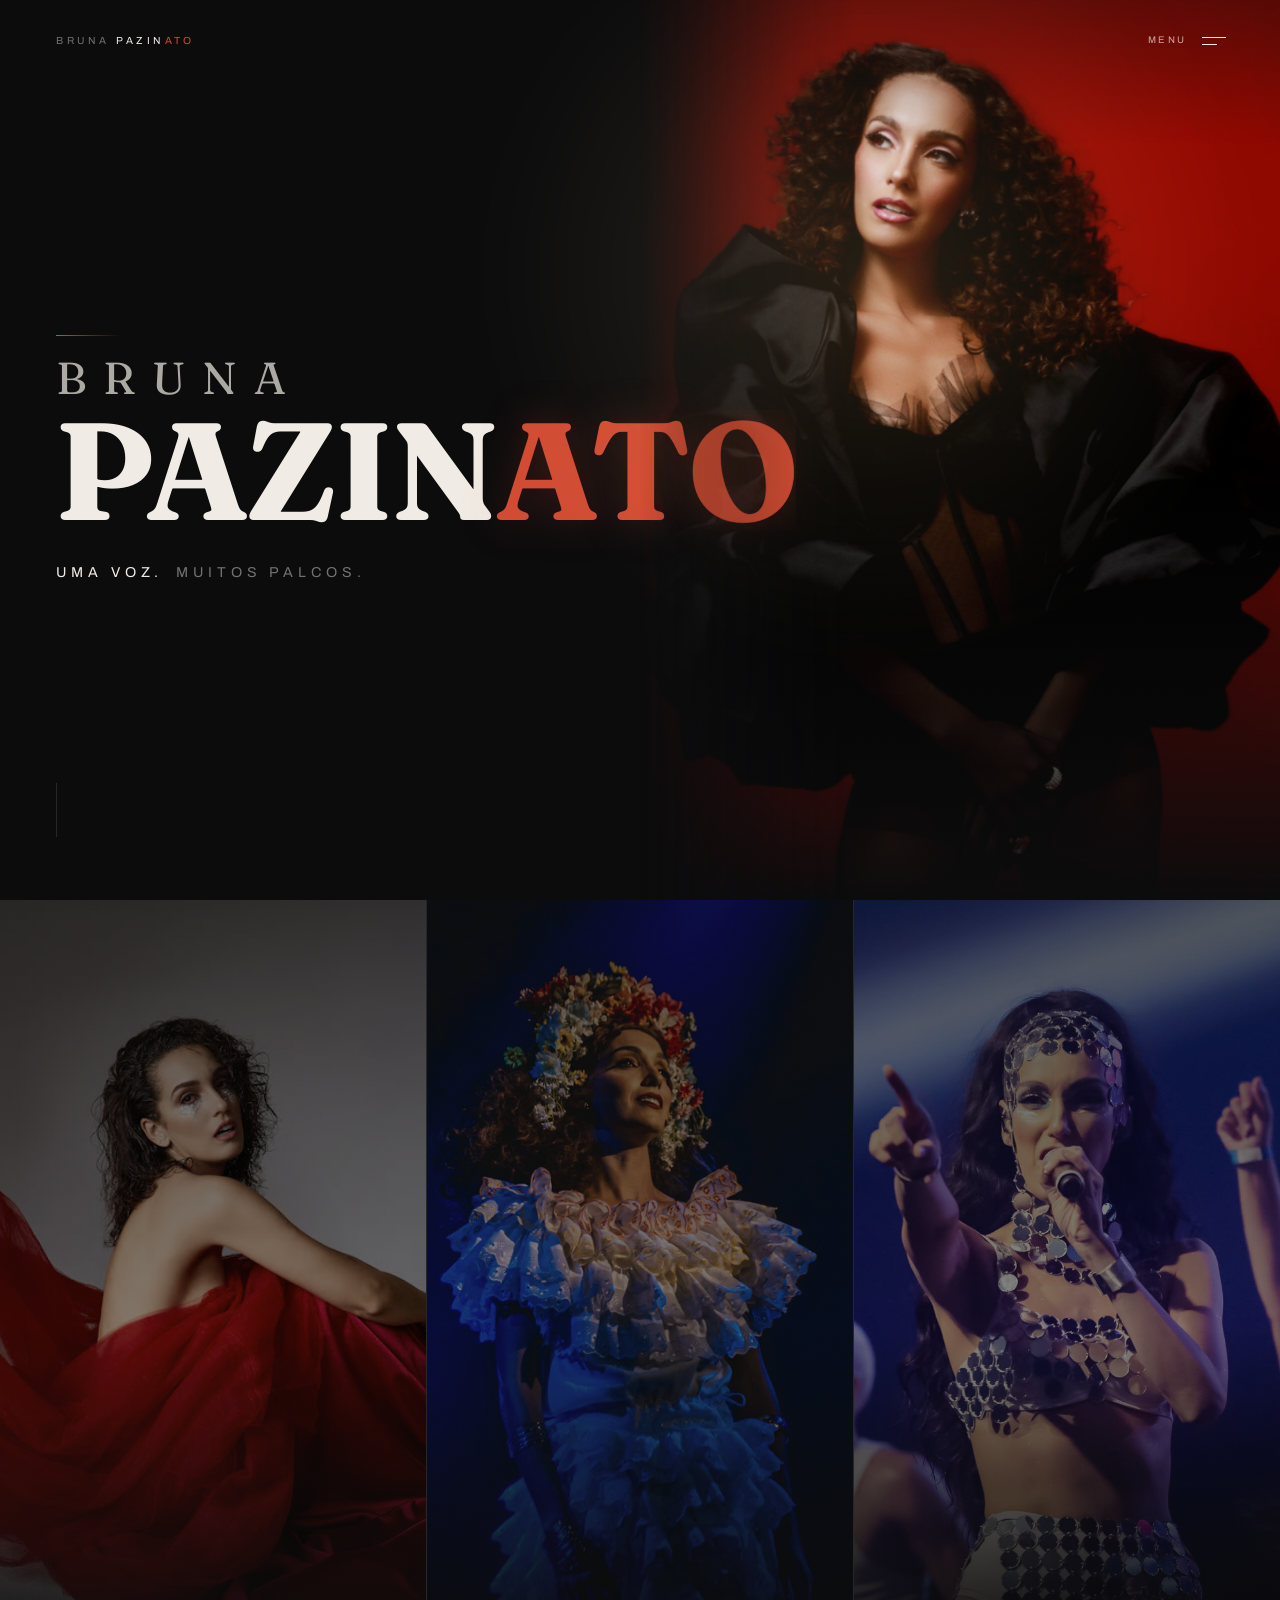
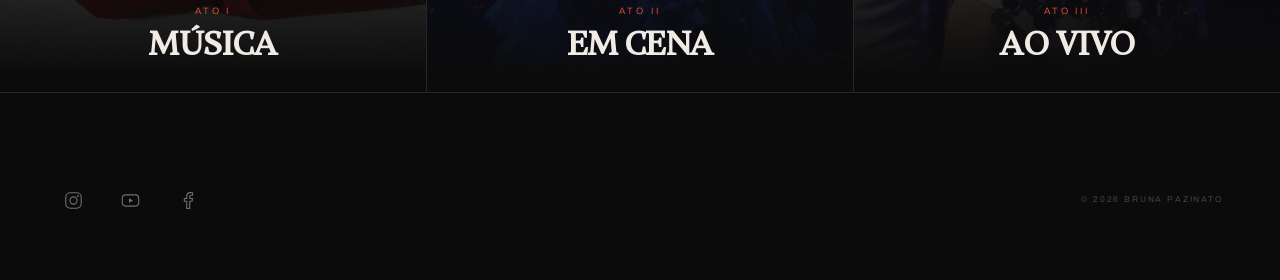
<file: index.html>
<!doctype html>
<html lang="pt-BR">
<head>
<meta charset="utf-8">
<meta name="viewport" content="width=device-width, initial-scale=1">

<title>Bruna Pazinato · Uma voz. Muitos palcos.</title>
<meta name="description" content="Bruna Pazinato, cantora, compositora e atriz de teatro musical. Quinze anos de palco entre o teatro, a música autoral e o carnaval. Uma voz, muitos palcos.">
<meta name="theme-color" content="#0B0B0C">
<meta name="color-scheme" content="dark">

<meta property="og:type" content="website">
<meta property="og:locale" content="pt_BR">
<meta property="og:title" content="Bruna Pazinato · Uma voz. Muitos palcos.">
<meta property="og:description" content="Cantora, compositora e atriz de teatro musical.">
<meta property="og:url" content="https://brunapazinato.com/">
<meta property="og:site_name" content="Bruna Pazinato">

<meta property="og:image" content="https://brunapazinato.com/assets/img/compartilhar.jpg">
<meta property="og:image:width" content="1200">
<meta property="og:image:height" content="630">
<meta property="og:image:alt" content="Bruna Pazinato, retrato sobre fundo vermelho">

<meta name="twitter:card" content="summary_large_image">
<meta name="twitter:title" content="Bruna Pazinato · Uma voz. Muitos palcos.">
<meta name="twitter:description" content="Cantora, compositora e atriz de teatro musical.">
<meta name="twitter:image" content="https://brunapazinato.com/assets/img/compartilhar.jpg">

<link rel="canonical" href="https://brunapazinato.com/">

<link rel="icon" href="assets/img/favicon.svg" type="image/svg+xml">
<link rel="icon" href="assets/img/favicon-32.png" sizes="32x32" type="image/png">

<link rel="apple-touch-icon" href="assets/img/apple-touch-icon.png">
<link rel="manifest" href="site.webmanifest">

<link rel="preconnect" href="https://fonts.googleapis.com">
<link rel="preconnect" href="https://fonts.gstatic.com" crossorigin>
<link rel="preload" as="image" href="assets/img/bruna-hero.jpg" fetchpriority="high">
<link rel="stylesheet" href="https://fonts.googleapis.com/css2?family=Archivo:wght@300..600&family=Fraunces:opsz,wght@9..144,300..800&family=Young+Serif&display=swap">

<link rel="stylesheet" href="assets/css/base.css?v=202610021000">
<link rel="stylesheet" href="assets/css/header.css?v=202610022230">
<link rel="stylesheet" href="assets/css/rodape.css?v=202610021000">
<link rel="stylesheet" href="assets/css/hero.css?v=202610021000">
<link rel="stylesheet" href="assets/css/atos.css?v=202610051900">

<link rel="stylesheet" href="assets/css/mobile.css?v=202610021000">
<script>document.documentElement.classList.add('js');</script>

<script type="application/ld+json">
{
  "@context": "https://schema.org",
  "@type": "Person",
  "name": "Bruna Pazinato",
  "url": "https://brunapazinato.com/",
  "image": "https://brunapazinato.com/assets/img/compartilhar.jpg",
  "jobTitle": "Cantora, compositora e atriz de teatro musical",
  "description": "Cantora, compositora e atriz de teatro musical. Quinze anos de palco: viveu Clara Nunes, Maria Eugênia em Cassia Eller, a Lagarta de Alice de Cor e Salteado, Lúcia Veríssimo em Gal e Marlene Dietrich em Piaf. Uma das vozes do Acadêmicos do Baixo Augusta.",
  "nationality": { "@type": "Country", "name": "Brasil" },
  "birthPlace": { "@type": "Place", "name": "Santa Bárbara do Sul, Rio Grande do Sul, Brasil" },
  "worksFor": { "@type": "Organization", "name": "Acadêmicos do Baixo Augusta" },
  "sameAs": [
    "https://instagram.com/bpazinato",
    "https://www.youtube.com/channel/UCs1HlGrYMuPxs7Hd3xBVKPA",
    "https://www.facebook.com/bpazinato",
    "https://open.spotify.com/artist/6hSFCCmO1pjBnTwryFag2J",
    "https://www.deezer.com/artist/12494422",
    "https://music.apple.com/br/artist/bruna-pazinato/1239885550"
  ]
}
</script>
</head>

<body>

<a class="skip-link" href="#hero">Ir para o conteúdo</a>

<!-- header -->
<header class="header" id="topo">

  <a class="brand" href="#topo" aria-label="Bruna Pazinato, início">
    <span class="brand__first">Bruna</span>
    <span class="brand__last">Pazin<span class="ato">ato</span></span>
  </a>

  <nav class="nav" aria-label="Navegação principal">
    <ul class="nav__list">
      <li class="nav__item"><a href="musica.html">Música</a></li>
      <li class="nav__item"><a href="em-cena.html">Em cena</a></li>
      <li class="nav__item"><a href="ao-vivo.html">Ao vivo</a></li>
      <li class="nav__item"><a href="trajetoria.html">Trajetória</a></li>
      <li class="nav__item"><a href="contato.html">Contato</a></li>
    </ul>
  </nav>

  <button class="burger" type="button" aria-expanded="false" aria-controls="menu" aria-label="Abrir menu">
    <span class="burger__label" aria-hidden="true"></span>
    <span class="burger__lines" aria-hidden="true"><i></i><i></i></span>
  </button>

</header>

<div class="menu" id="menu" hidden>
  <nav class="menu__nav" aria-label="Navegação">
    <ul>
      <li><a href="index.html" aria-current="page">Início</a></li>
      <li><a href="musica.html">Música</a></li>
      <li><a href="em-cena.html">Em cena</a></li>
      <li><a href="ao-vivo.html">Ao vivo</a></li>
      <li><a href="trajetoria.html">Trajetória</a></li>
      <li><a href="contato.html">Contato</a></li>
    </ul>
  </nav>
  <div class="menu__rodape">
    <ul class="menu__redes">
      <li><a href="https://instagram.com/bpazinato" target="_blank" rel="noopener" aria-label="Instagram">
        <svg viewBox="0 0 24 24" fill="none" stroke="currentColor" stroke-width="1.25" aria-hidden="true" focusable="false">
          <rect x="3.2" y="3.2" width="17.6" height="17.6" rx="5"/>
          <circle cx="12" cy="12" r="4.1"/>
          <circle cx="17.1" cy="6.9" r="1.05" fill="currentColor" stroke="none"/>
        </svg>
      </a></li>
      <li><a href="https://www.youtube.com/channel/UCs1HlGrYMuPxs7Hd3xBVKPA" target="_blank" rel="noopener" aria-label="YouTube">
        <svg viewBox="0 0 24 24" fill="none" stroke="currentColor" stroke-width="1.25" aria-hidden="true" focusable="false">
          <rect x="2.6" y="5.6" width="18.8" height="12.8" rx="4"/>
          <path d="M10.3 9.3v5.4l4.7-2.7z" fill="currentColor" stroke="none"/>
        </svg>
      </a></li>
      <li><a href="https://www.facebook.com/bpazinato" target="_blank" rel="noopener" aria-label="Facebook">
        <svg viewBox="0 0 24 24" fill="none" stroke="currentColor" stroke-width="1.25" stroke-linejoin="round" aria-hidden="true" focusable="false">
          <path d="M14.5 21.2v-8.3h2.8l.42-3.25H14.5V7.57c0-.94.26-1.58 1.61-1.58h1.72V3.08c-.3-.04-1.32-.13-2.5-.13-2.48 0-4.17 1.51-4.17 4.29v2.39H8.35v3.25h2.81v8.32z"/>
        </svg>
      </a></li>
    </ul>
  </div>
</div>

<main>

  <!-- hero -->
  <section class="hero" id="hero" aria-label="Abertura">

    <figure class="hero__figure">
      <img class="hero__photo"
           src="assets/img/bruna-hero.jpg"
           alt="Bruna Pazinato"
           width="1600" height="2000"
           fetchpriority="high" decoding="async">
      <span class="hero__veil" aria-hidden="true"></span>
    </figure>

    <!-- luz quente -->
    <span class="hero__glow" aria-hidden="true"></span>

    <!-- composição -->
    <div class="hero__grid">

      <span class="hero__mark" aria-hidden="true"></span>

      <h1 class="name">
        <span class="name__line name__line--first"><span class="name__inner">Bruna</span></span>
        <span class="name__line name__line--last">
          <span class="name__inner">Pazin<span class="ato">ato</span></span>
          <span class="name__ghost" aria-hidden="true">Pazin<span class="ato">ato</span></span>
        </span>
      </h1>

      <p class="tagline">
        <span class="tagline__a">Uma voz.</span>
        <span class="tagline__b">Muitos palcos.</span>
      </p>

      <span class="cue" aria-hidden="true"><i></i></span>

    </div>

    <span class="grain" aria-hidden="true"></span>

  </section>

  <!-- os três atos -->
  <section class="atos" id="atos" aria-label="Os três atos">
    <ol class="atos__list">

      <li class="ato-panel" data-reveal style="--i:0">
        <a class="ato-panel__link" href="musica.html">
          <span class="ato-panel__figure">
            <img src="assets/img/ato-musica.jpg?v=202610052000" alt="Bruna Pazinato sentada em vestido vermelho de tule, o tecido espalhado pelo chão do estúdio" width="500" height="700" decoding="async">
          </span>
          <span class="ato-panel__veil" aria-hidden="true"></span>
          <span class="ato-panel__caption">
            <span class="ato-panel__num">Ato I</span>
            <h2 class="ato-panel__name">Música</h2>
          </span>
        </a>
      </li>

      <li class="ato-panel" data-reveal style="--i:1">
        <a class="ato-panel__link" href="em-cena.html">
          <span class="ato-panel__figure">
            <img src="assets/img/ato-em-cena.jpg?v=202609291600" alt="Bruna Pazinato em cena, coroa de flores e luz azul" width="503" height="704" decoding="async">
          </span>
          <span class="ato-panel__veil" aria-hidden="true"></span>
          <span class="ato-panel__caption">
            <span class="ato-panel__num">Ato II</span>
            <h2 class="ato-panel__name">Em cena</h2>
          </span>
        </a>
      </li>

      <li class="ato-panel" data-reveal style="--i:2">
        <a class="ato-panel__link" href="ao-vivo.html">
          <span class="ato-panel__figure">
            <img src="assets/img/ato-ao-vivo.jpg?v=202609291600" alt="Bruna Pazinato cantando ao vivo, microfone na mão" width="900" height="1260" decoding="async">
          </span>
          <span class="ato-panel__veil" aria-hidden="true"></span>
          <span class="ato-panel__caption">
            <span class="ato-panel__num">Ato III</span>
            <h2 class="ato-panel__name">Ao vivo</h2>
          </span>
        </a>
      </li>

    </ol>
  </section>

</main>

<!-- rodapé -->
<footer class="rodape">

  <ul class="rodape__redes">
    <li><a href="https://instagram.com/bpazinato" target="_blank" rel="noopener" aria-label="Instagram">
      <svg viewBox="0 0 24 24" fill="none" stroke="currentColor" stroke-width="1.25" aria-hidden="true" focusable="false">
        <rect x="3.2" y="3.2" width="17.6" height="17.6" rx="5"/>
        <circle cx="12" cy="12" r="4.1"/>
        <circle cx="17.1" cy="6.9" r="1.05" fill="currentColor" stroke="none"/>
      </svg>
    </a></li>
    <li><a href="https://www.youtube.com/channel/UCs1HlGrYMuPxs7Hd3xBVKPA" target="_blank" rel="noopener" aria-label="YouTube">
      <svg viewBox="0 0 24 24" fill="none" stroke="currentColor" stroke-width="1.25" aria-hidden="true" focusable="false">
        <rect x="2.6" y="5.6" width="18.8" height="12.8" rx="4"/>
        <path d="M10.3 9.3v5.4l4.7-2.7z" fill="currentColor" stroke="none"/>
      </svg>
    </a></li>
    <li><a href="https://www.facebook.com/bpazinato" target="_blank" rel="noopener" aria-label="Facebook">
      <svg viewBox="0 0 24 24" fill="none" stroke="currentColor" stroke-width="1.25" stroke-linejoin="round" aria-hidden="true" focusable="false">
        <path d="M14.5 21.2v-8.3h2.8l.42-3.25H14.5V7.57c0-.94.26-1.58 1.61-1.58h1.72V3.08c-.3-.04-1.32-.13-2.5-.13-2.48 0-4.17 1.51-4.17 4.29v2.39H8.35v3.25h2.81v8.32z"/>
      </svg>
    </a></li>
  </ul>

  <p class="rodape__direitos">© 2026 Bruna Pazinato</p>

</footer>

<script src="assets/js/pronto.js?v=202610021000" defer></script>
<script src="assets/js/hero.js?v=202610021000" defer></script>
<script src="assets/js/nav.js?v=202610022200" defer></script>
<script src="assets/js/reveal.js?v=202610021000" defer></script>

</body>
</html>
</file>
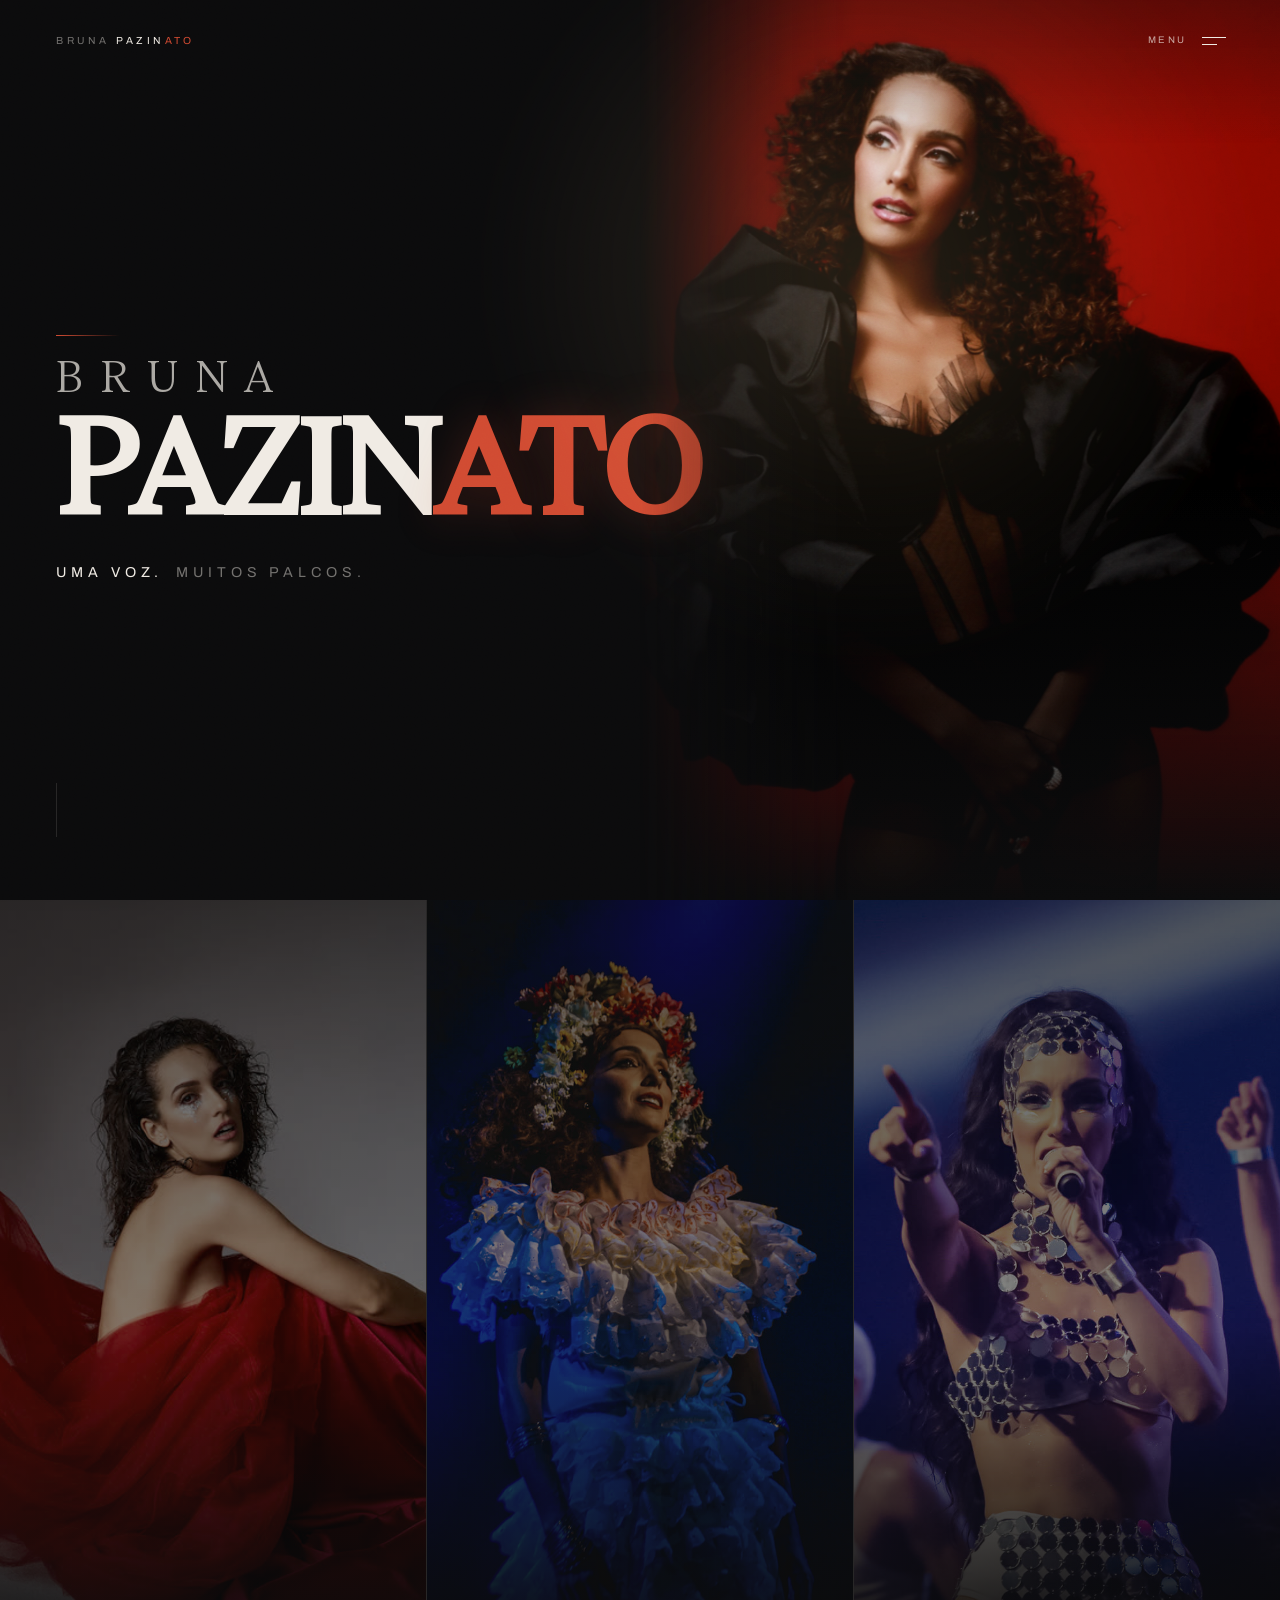
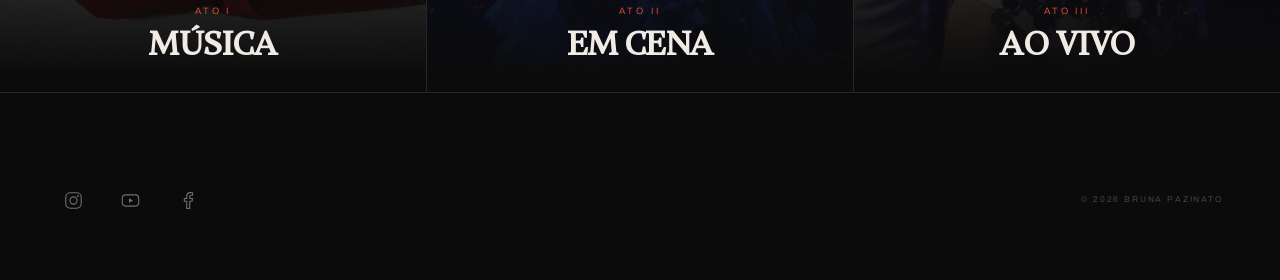
<file: gambetta/index.html>
<!doctype html>
<html lang="pt-BR">
<head>
<meta charset="utf-8">
<meta name="viewport" content="width=device-width, initial-scale=1">

<meta name="robots" content="noindex, nofollow">

<title>Bruna Pazinato · Uma voz. Muitos palcos.</title>
<meta name="description" content="Bruna Pazinato, cantora, compositora e atriz de teatro musical. Uma voz. Muitos palcos.">
<meta name="theme-color" content="#0B0B0C">
<meta name="color-scheme" content="dark">

<meta property="og:type" content="website">
<meta property="og:locale" content="pt_BR">
<meta property="og:title" content="Bruna Pazinato · Uma voz. Muitos palcos.">
<meta property="og:description" content="Cantora, compositora e atriz de teatro musical.">
<meta property="og:image" content="../assets/img/bruna-hero.jpg">

<link rel="icon" href="../assets/img/favicon.svg" type="image/svg+xml">
<link rel="icon" href="../assets/img/favicon-32.png" sizes="32x32" type="image/png">

<link rel="apple-touch-icon" href="../assets/img/apple-touch-icon.png">
<link rel="manifest" href="../site.webmanifest">

<link rel="preconnect" href="https://fonts.googleapis.com">
<link rel="preconnect" href="https://fonts.gstatic.com" crossorigin>
<link rel="preload" as="image" href="../assets/img/bruna-hero.jpg" fetchpriority="high">
<link rel="preconnect" href="https://api.fontshare.com">
<link rel="stylesheet" href="https://fonts.googleapis.com/css2?family=Archivo:wght@300..600&family=Fraunces:opsz,wght@9..144,300..800&family=Young+Serif&display=swap">
<link rel="stylesheet" href="https://api.fontshare.com/v2/css?f[]=gambetta@400,500&display=swap">

<link rel="stylesheet" href="../assets/css/base.css?v=202610021000">
<link rel="stylesheet" href="../assets/css/header.css?v=202610022230">
<link rel="stylesheet" href="../assets/css/rodape.css?v=202610021000">
<link rel="stylesheet" href="../assets/css/hero.css?v=202610021000">
<link rel="stylesheet" href="../assets/css/atos.css?v=202610051900">

<link rel="stylesheet" href="../assets/css/mobile.css?v=202610021000">
<link rel="stylesheet" href="fonte.css?v=202610021000">
<script>document.documentElement.classList.add('js');</script>
</head>

<body>

<a class="skip-link" href="#hero">Ir para o conteúdo</a>

<!-- header -->
<header class="header" id="topo">

  <a class="brand" href="#topo" aria-label="Bruna Pazinato, início">
    <span class="brand__first">Bruna</span>
    <span class="brand__last">Pazin<span class="ato">ato</span></span>
  </a>

  <nav class="nav" aria-label="Navegação principal">
    <ul class="nav__list">
      <li class="nav__item"><a href="musica.html">Música</a></li>
      <li class="nav__item"><a href="em-cena.html">Em cena</a></li>
      <li class="nav__item"><a href="ao-vivo.html">Ao vivo</a></li>
      <li class="nav__item"><a href="trajetoria.html">Trajetória</a></li>
      <li class="nav__item"><a href="contato.html">Contato</a></li>
    </ul>
  </nav>

  <button class="burger" type="button" aria-expanded="false" aria-controls="menu" aria-label="Abrir menu">
    <span class="burger__label" aria-hidden="true"></span>
    <span class="burger__lines" aria-hidden="true"><i></i><i></i></span>
  </button>

</header>

<div class="menu" id="menu" hidden>
  <nav class="menu__nav" aria-label="Navegação">
    <ul>
      <li><a href="index.html" aria-current="page">Início</a></li>
      <li><a href="musica.html">Música</a></li>
      <li><a href="em-cena.html">Em cena</a></li>
      <li><a href="ao-vivo.html">Ao vivo</a></li>
      <li><a href="trajetoria.html">Trajetória</a></li>
      <li><a href="contato.html">Contato</a></li>
    </ul>
  </nav>
  <div class="menu__rodape">
    <ul class="menu__redes">
      <li><a href="https://instagram.com/bpazinato" target="_blank" rel="noopener" aria-label="Instagram">
        <svg viewBox="0 0 24 24" fill="none" stroke="currentColor" stroke-width="1.25" aria-hidden="true" focusable="false">
          <rect x="3.2" y="3.2" width="17.6" height="17.6" rx="5"/>
          <circle cx="12" cy="12" r="4.1"/>
          <circle cx="17.1" cy="6.9" r="1.05" fill="currentColor" stroke="none"/>
        </svg>
      </a></li>
      <li><a href="https://www.youtube.com/channel/UCs1HlGrYMuPxs7Hd3xBVKPA" target="_blank" rel="noopener" aria-label="YouTube">
        <svg viewBox="0 0 24 24" fill="none" stroke="currentColor" stroke-width="1.25" aria-hidden="true" focusable="false">
          <rect x="2.6" y="5.6" width="18.8" height="12.8" rx="4"/>
          <path d="M10.3 9.3v5.4l4.7-2.7z" fill="currentColor" stroke="none"/>
        </svg>
      </a></li>
      <li><a href="https://www.facebook.com/bpazinato" target="_blank" rel="noopener" aria-label="Facebook">
        <svg viewBox="0 0 24 24" fill="none" stroke="currentColor" stroke-width="1.25" stroke-linejoin="round" aria-hidden="true" focusable="false">
          <path d="M14.5 21.2v-8.3h2.8l.42-3.25H14.5V7.57c0-.94.26-1.58 1.61-1.58h1.72V3.08c-.3-.04-1.32-.13-2.5-.13-2.48 0-4.17 1.51-4.17 4.29v2.39H8.35v3.25h2.81v8.32z"/>
        </svg>
      </a></li>
    </ul>
  </div>
</div>

<main>

  <!-- hero -->
  <section class="hero" id="hero" aria-label="Abertura">

    <figure class="hero__figure">
      <img class="hero__photo"
           src="../assets/img/bruna-hero.jpg"
           alt="Bruna Pazinato"
           width="1600" height="2000"
           fetchpriority="high" decoding="async">
      <span class="hero__veil" aria-hidden="true"></span>
    </figure>

    <!-- luz quente -->
    <span class="hero__glow" aria-hidden="true"></span>

    <!-- composição -->
    <div class="hero__grid">

      <span class="hero__mark" aria-hidden="true"></span>

      <h1 class="name">
        <span class="name__line name__line--first"><span class="name__inner">Bruna</span></span>
        <span class="name__line name__line--last">
          <span class="name__inner">Pazin<span class="ato">ato</span></span>
          <span class="name__ghost" aria-hidden="true">Pazin<span class="ato">ato</span></span>
        </span>
      </h1>

      <p class="tagline">
        <span class="tagline__a">Uma voz.</span>
        <span class="tagline__b">Muitos palcos.</span>
      </p>

      <span class="cue" aria-hidden="true"><i></i></span>

    </div>

    <span class="grain" aria-hidden="true"></span>

  </section>

  <!-- os três atos -->
  <section class="atos" id="atos" aria-label="Os três atos">
    <ol class="atos__list">

      <li class="ato-panel" data-reveal style="--i:0">
        <a class="ato-panel__link" href="musica.html">
          <span class="ato-panel__figure">
            <img src="../assets/img/ato-musica.jpg?v=202610052000" alt="" width="500" height="700" decoding="async">
          </span>
          <span class="ato-panel__veil" aria-hidden="true"></span>
          <span class="ato-panel__caption">
            <span class="ato-panel__num">Ato I</span>
            <h2 class="ato-panel__name">Música</h2>
          </span>
        </a>
      </li>

      <li class="ato-panel" data-reveal style="--i:1">
        <a class="ato-panel__link" href="em-cena.html">
          <span class="ato-panel__figure">
            <img src="../assets/img/ato-em-cena.jpg?v=202609291600" alt="" width="1000" height="1400" decoding="async">
          </span>
          <span class="ato-panel__veil" aria-hidden="true"></span>
          <span class="ato-panel__caption">
            <span class="ato-panel__num">Ato II</span>
            <h2 class="ato-panel__name">Em cena</h2>
          </span>
        </a>
      </li>

      <li class="ato-panel" data-reveal style="--i:2">
        <a class="ato-panel__link" href="ao-vivo.html">
          <span class="ato-panel__figure">
            <img src="../assets/img/ato-ao-vivo.jpg?v=202609291600" alt="" width="900" height="1260" decoding="async">
          </span>
          <span class="ato-panel__veil" aria-hidden="true"></span>
          <span class="ato-panel__caption">
            <span class="ato-panel__num">Ato III</span>
            <h2 class="ato-panel__name">Ao vivo</h2>
          </span>
        </a>
      </li>

    </ol>
  </section>

</main>

<!-- rodapé -->
<footer class="rodape">

  <ul class="rodape__redes">
    <li><a href="https://instagram.com/bpazinato" target="_blank" rel="noopener" aria-label="Instagram">
      <svg viewBox="0 0 24 24" fill="none" stroke="currentColor" stroke-width="1.25" aria-hidden="true" focusable="false">
        <rect x="3.2" y="3.2" width="17.6" height="17.6" rx="5"/>
        <circle cx="12" cy="12" r="4.1"/>
        <circle cx="17.1" cy="6.9" r="1.05" fill="currentColor" stroke="none"/>
      </svg>
    </a></li>
    <li><a href="https://www.youtube.com/channel/UCs1HlGrYMuPxs7Hd3xBVKPA" target="_blank" rel="noopener" aria-label="YouTube">
      <svg viewBox="0 0 24 24" fill="none" stroke="currentColor" stroke-width="1.25" aria-hidden="true" focusable="false">
        <rect x="2.6" y="5.6" width="18.8" height="12.8" rx="4"/>
        <path d="M10.3 9.3v5.4l4.7-2.7z" fill="currentColor" stroke="none"/>
      </svg>
    </a></li>
    <li><a href="https://www.facebook.com/bpazinato" target="_blank" rel="noopener" aria-label="Facebook">
      <svg viewBox="0 0 24 24" fill="none" stroke="currentColor" stroke-width="1.25" stroke-linejoin="round" aria-hidden="true" focusable="false">
        <path d="M14.5 21.2v-8.3h2.8l.42-3.25H14.5V7.57c0-.94.26-1.58 1.61-1.58h1.72V3.08c-.3-.04-1.32-.13-2.5-.13-2.48 0-4.17 1.51-4.17 4.29v2.39H8.35v3.25h2.81v8.32z"/>
      </svg>
    </a></li>
  </ul>

  <p class="rodape__direitos">© 2026 Bruna Pazinato</p>

</footer>

<script src="../assets/js/pronto.js?v=202610021000" defer></script>
<script src="../assets/js/hero.js?v=202610021000" defer></script>
<script src="../assets/js/nav.js?v=202610022200" defer></script>
<script src="../assets/js/reveal.js?v=202610021000" defer></script>

</body>
</html>
</file>
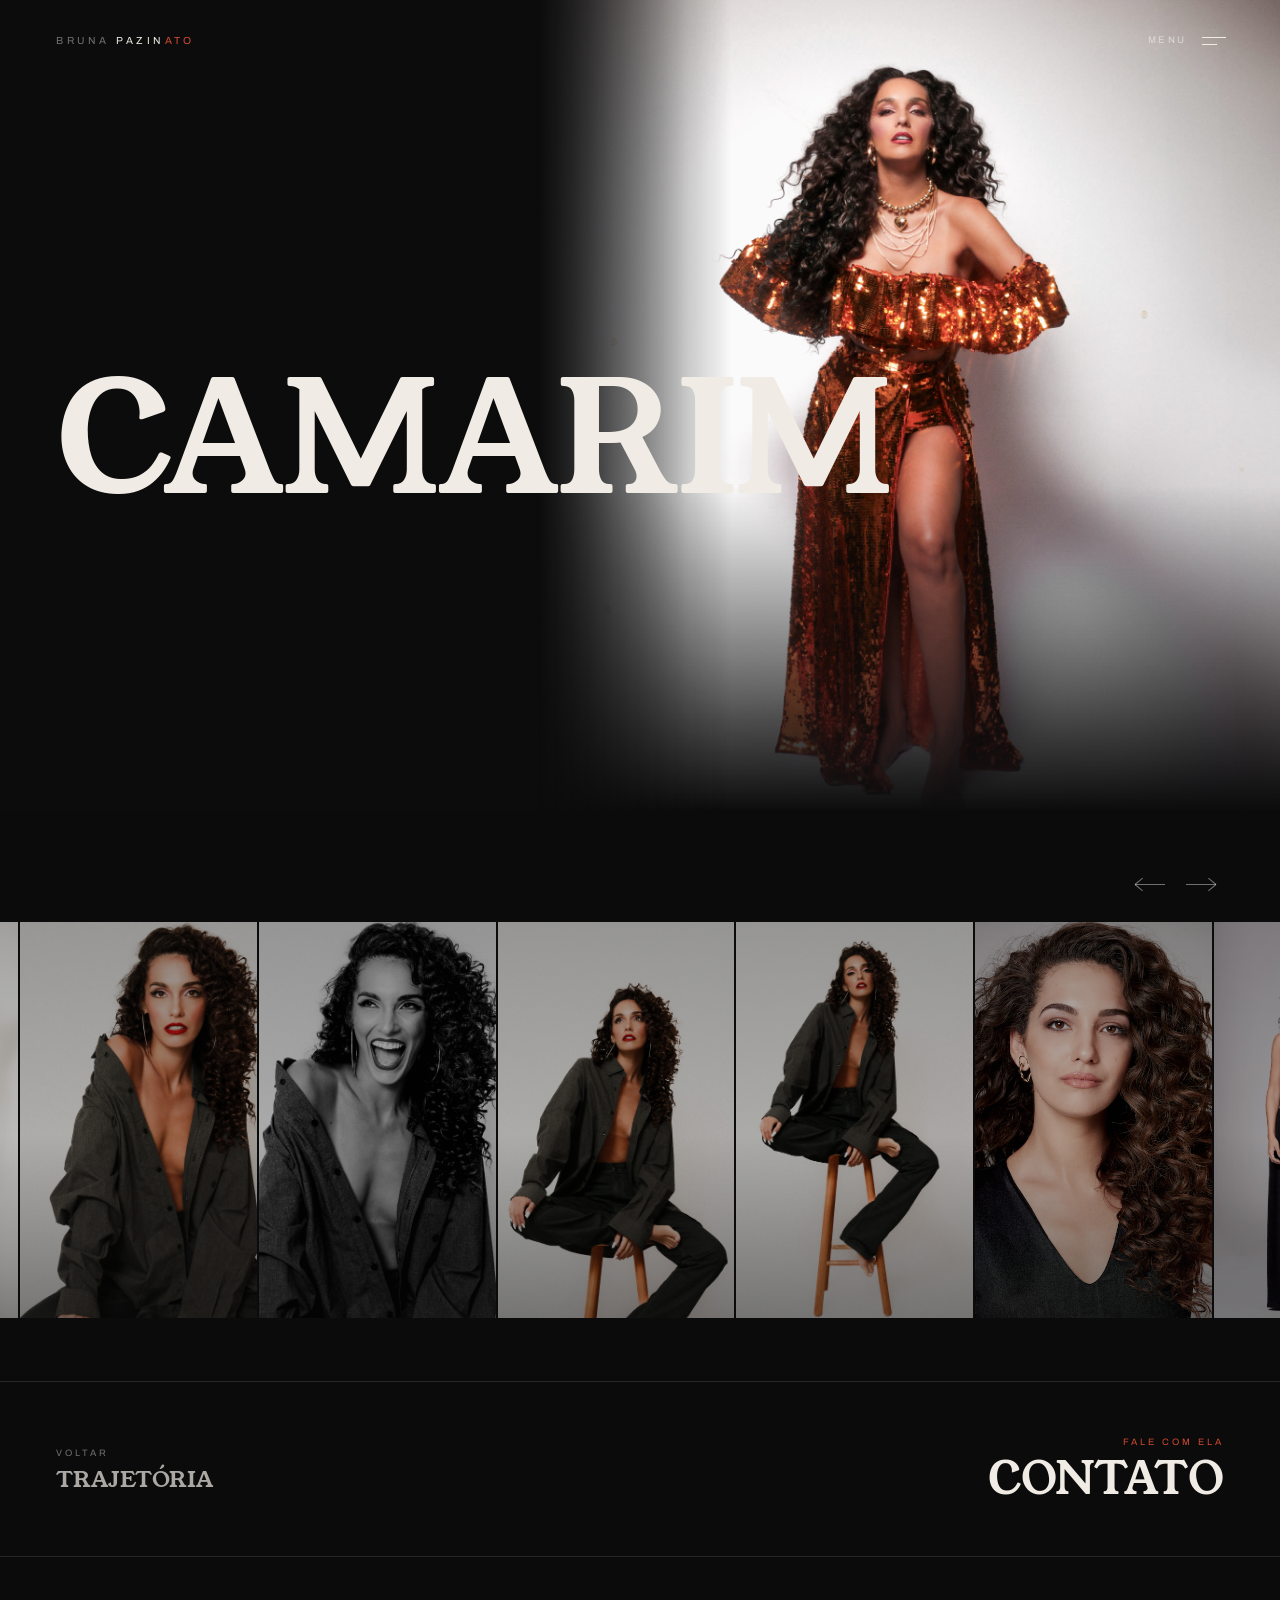
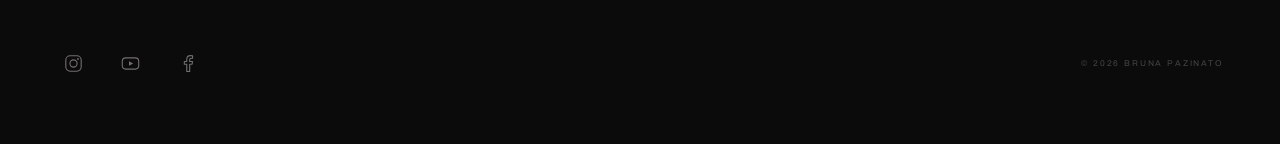
<file: camarim.html>
<!doctype html>
<html lang="pt-BR">
<head>
<meta charset="utf-8">
<meta name="viewport" content="width=device-width, initial-scale=1">

<title>Camarim | Bruna Pazinato</title>
<!-- Página desativada: fora do menu e fora do sitemap. O arquivo e as
     fotos continuam aqui; ela só não é mais oferecida a ninguém.

     noindex, e NÃO Disallow no robots: o Google precisa poder abrir a
     página para ler esta linha e então tirá-la do índice. Bloquear no
     robots faria o contrário — ele pararia de visitar e manteria o que
     já tinha indexado. -->
<meta name="robots" content="noindex, follow">
<meta name="description" content="Camarim: os ensaios fotográficos de Bruna Pazinato. Book, divulgação e os retratos de personagem feitos fora de cena.">
<meta name="theme-color" content="#0B0B0C">
<meta name="color-scheme" content="dark">

<meta property="og:type" content="website">
<meta property="og:locale" content="pt_BR">
<meta property="og:title" content="Camarim | Bruna Pazinato">
<meta property="og:description" content="Os ensaios fotográficos: book, divulgação e os retratos de personagem.">
<meta property="og:url" content="https://brunapazinato.com/camarim.html">
<meta property="og:site_name" content="Bruna Pazinato">
<meta property="og:image" content="https://brunapazinato.com/assets/img/compartilhar.jpg">
<meta property="og:image:width" content="1200">
<meta property="og:image:height" content="630">
<meta property="og:image:alt" content="Bruna Pazinato, retrato sobre fundo vermelho">

<meta name="twitter:card" content="summary_large_image">
<meta name="twitter:title" content="Camarim | Bruna Pazinato">
<meta name="twitter:description" content="Os ensaios fotográficos: book, divulgação e os retratos de personagem.">
<meta name="twitter:image" content="https://brunapazinato.com/assets/img/compartilhar.jpg">

<link rel="canonical" href="https://brunapazinato.com/camarim.html">

<link rel="icon" href="assets/img/favicon.svg" type="image/svg+xml">
<link rel="icon" href="assets/img/favicon-32.png" sizes="32x32" type="image/png">
<link rel="apple-touch-icon" href="assets/img/apple-touch-icon.png">
<link rel="manifest" href="site.webmanifest">

<link rel="preconnect" href="https://fonts.googleapis.com">
<link rel="preconnect" href="https://fonts.gstatic.com" crossorigin>
<link rel="stylesheet" href="https://fonts.googleapis.com/css2?family=Archivo:wght@300..600&family=Fraunces:opsz,wght@9..144,300..800&family=Young+Serif&display=swap">

<link rel="stylesheet" href="assets/css/base.css?v=202610021000">
<link rel="stylesheet" href="assets/css/header.css?v=202610022230">
<link rel="stylesheet" href="assets/css/rodape.css?v=202610021000">
<link rel="stylesheet" href="assets/css/ato.css?v=202610021000">
<link rel="stylesheet" href="assets/css/vitrine.css?v=202610051830">
<link rel="stylesheet" href="assets/css/camarim.css?v=202610021000">
<link rel="stylesheet" href="assets/css/galeria.css?v=202610021000">

<link rel="stylesheet" href="assets/css/mobile.css?v=202610021000">
<script>document.documentElement.classList.add('js');</script>

<script type="application/ld+json">
{
  "@context": "https://schema.org",
  "@type": "BreadcrumbList",
  "itemListElement": [
    { "@type": "ListItem", "position": 1, "name": "Início", "item": "https://brunapazinato.com/" },
    { "@type": "ListItem", "position": 2, "name": "Camarim", "item": "https://brunapazinato.com/camarim.html" }
  ]
}
</script>
</head>

<body>

<a class="skip-link" href="#conteudo">Ir para o conteúdo</a>

<header class="header" id="topo">

  <a class="brand" href="index.html" aria-label="Bruna Pazinato, início">
    <span class="brand__first">Bruna</span>
    <span class="brand__last">Pazin<span class="ato">ato</span></span>
  </a>

  <nav class="nav" aria-label="Navegação principal">
    <ul class="nav__list">
      <li class="nav__item"><a href="musica.html">Música</a></li>
      <li class="nav__item"><a href="em-cena.html">Em cena</a></li>
      <li class="nav__item"><a href="ao-vivo.html">Ao vivo</a></li>
      <li class="nav__item"><a href="trajetoria.html">Trajetória</a></li>
      <li class="nav__item"><a href="contato.html">Contato</a></li>
    </ul>
  </nav>

  <button class="burger" type="button" aria-expanded="false" aria-controls="menu" aria-label="Abrir menu">
    <span class="burger__label" aria-hidden="true"></span>
    <span class="burger__lines" aria-hidden="true"><i></i><i></i></span>
  </button>

</header>

<div class="menu" id="menu" hidden>
  <nav class="menu__nav" aria-label="Navegação">
    <ul>
      <li><a href="index.html">Início</a></li>
      <li><a href="musica.html">Música</a></li>
      <li><a href="em-cena.html">Em cena</a></li>
      <li><a href="ao-vivo.html">Ao vivo</a></li>
      <li><a href="trajetoria.html">Trajetória</a></li>
      <li><a href="contato.html">Contato</a></li>
    </ul>
  </nav>
  <div class="menu__rodape">
    <ul class="menu__redes">
      <li><a href="https://instagram.com/bpazinato" target="_blank" rel="noopener" aria-label="Instagram">
        <svg viewBox="0 0 24 24" fill="none" stroke="currentColor" stroke-width="1.25" aria-hidden="true" focusable="false">
          <rect x="3.2" y="3.2" width="17.6" height="17.6" rx="5"/>
          <circle cx="12" cy="12" r="4.1"/>
          <circle cx="17.1" cy="6.9" r="1.05" fill="currentColor" stroke="none"/>
        </svg>
      </a></li>
      <li><a href="https://www.youtube.com/channel/UCs1HlGrYMuPxs7Hd3xBVKPA" target="_blank" rel="noopener" aria-label="YouTube">
        <svg viewBox="0 0 24 24" fill="none" stroke="currentColor" stroke-width="1.25" aria-hidden="true" focusable="false">
          <rect x="2.6" y="5.6" width="18.8" height="12.8" rx="4"/>
          <path d="M10.3 9.3v5.4l4.7-2.7z" fill="currentColor" stroke="none"/>
        </svg>
      </a></li>
      <li><a href="https://www.facebook.com/bpazinato" target="_blank" rel="noopener" aria-label="Facebook">
        <svg viewBox="0 0 24 24" fill="none" stroke="currentColor" stroke-width="1.25" stroke-linejoin="round" aria-hidden="true" focusable="false">
          <path d="M14.5 21.2v-8.3h2.8l.42-3.25H14.5V7.57c0-.94.26-1.58 1.61-1.58h1.72V3.08c-.3-.04-1.32-.13-2.5-.13-2.48 0-4.17 1.51-4.17 4.29v2.39H8.35v3.25h2.81v8.32z"/>
        </svg>
      </a></li>
    </ul>
  </div>
</div>

<main id="conteudo">

  <!-- abertura -->
  <section class="abertura" style="--foto-borda: 42%; --foto-pos: 50% 18%; --foto-fade: 26%; --foto-brilho: .98">

    <figure class="abertura__figura" aria-hidden="true">
      <img class="abertura__foto" src="assets/img/abertura-camarim.jpg?v=202610012300" alt="" width="1600" height="2000" decoding="async">
      <span class="abertura__veu"></span>
    </figure>

    <h1 class="abertura__titulo">Camarim</h1>

    <span class="grain" aria-hidden="true"></span>
  </section>

  <!-- o camarim -->
  <section class="ensaios" aria-label="Ensaios fotográficos">

    <div class="ensaios__coluna" data-reveal>
      <div class="vitrine__topo">
        <div class="vitrine__setas">
          <button class="vitrine__seta vitrine__seta--ant" type="button" aria-label="Fotos anteriores" aria-controls="pista-camarim"><span aria-hidden="true"></span></button>
          <button class="vitrine__seta vitrine__seta--prox" type="button" aria-label="Próximas fotos" aria-controls="pista-camarim"><span aria-hidden="true"></span></button>
        </div>
      </div>

      <div class="vitrine">
        <ul class="vitrine__pista" id="pista-camarim" tabindex="0" aria-label="Ensaios fotográficos de Bruna Pazinato">
        <li class="palco">
          <a class="palco__link" href="assets/img/camarim/oliva-01.jpg?v=202610011830" data-galeria="camarim" data-foto="0" aria-label="Abrir foto 1 de 16">
            <span class="palco__foto"><img src="assets/img/camarim/oliva-01.jpg?v=202610011830" alt="Bruna Pazinato em ensaio de estúdio, camisa oliva, foto 1" width="1400" height="1750" loading="lazy" decoding="async"></span>
          </a>
        </li>

        <li class="palco">
          <a class="palco__link" href="assets/img/camarim/oliva-02.jpg?v=202610011830" data-galeria="camarim" data-foto="1" aria-label="Abrir foto 2 de 16">
            <span class="palco__foto"><img src="assets/img/camarim/oliva-02.jpg?v=202610011830" alt="Bruna Pazinato em ensaio de estúdio, camisa oliva, foto 2" width="1400" height="1750" loading="lazy" decoding="async"></span>
          </a>
        </li>

        <li class="palco">
          <a class="palco__link" href="assets/img/camarim/oliva-03.jpg?v=202610011830" data-galeria="camarim" data-foto="2" aria-label="Abrir foto 3 de 16">
            <span class="palco__foto"><img src="assets/img/camarim/oliva-03.jpg?v=202610011830" alt="Bruna Pazinato em ensaio de estúdio, camisa oliva, foto 3" width="1400" height="1750" loading="lazy" decoding="async"></span>
          </a>
        </li>

        <li class="palco">
          <a class="palco__link" href="assets/img/camarim/oliva-04.jpg?v=202610011830" data-galeria="camarim" data-foto="3" aria-label="Abrir foto 4 de 16">
            <span class="palco__foto"><img src="assets/img/camarim/oliva-04.jpg?v=202610011830" alt="Bruna Pazinato em ensaio de estúdio, camisa oliva, foto 4" width="1400" height="1750" loading="lazy" decoding="async"></span>
          </a>
        </li>

        <li class="palco">
          <a class="palco__link" href="assets/img/camarim/retrato-01.jpg?v=202610011830" data-galeria="camarim" data-foto="4" aria-label="Abrir foto 5 de 16">
            <span class="palco__foto"><img src="assets/img/camarim/retrato-01.jpg?v=202610011830" alt="Retrato de Bruna Pazinato" width="509" height="768" loading="lazy" decoding="async"></span>
          </a>
        </li>

        <li class="palco">
          <a class="palco__link" href="assets/img/camarim/book-01.jpg?v=202610011830" data-galeria="camarim" data-foto="5" aria-label="Abrir foto 6 de 16">
            <span class="palco__foto"><img src="assets/img/camarim/book-01.jpg?v=202610011830" alt="Bruna Pazinato em ensaio de estúdio, foto 1" width="1400" height="2100" loading="lazy" decoding="async"></span>
          </a>
        </li>

        <li class="palco">
          <a class="palco__link" href="assets/img/camarim/book-02.jpg?v=202610011830" data-galeria="camarim" data-foto="6" aria-label="Abrir foto 7 de 16">
            <span class="palco__foto"><img src="assets/img/camarim/book-02.jpg?v=202610011830" alt="Bruna Pazinato em ensaio de estúdio, foto 2" width="1400" height="2100" loading="lazy" decoding="async"></span>
          </a>
        </li>

        <li class="palco">
          <a class="palco__link" href="assets/img/camarim/jeans-01.jpg?v=202610011830" data-galeria="camarim" data-foto="7" aria-label="Abrir foto 8 de 16">
            <span class="palco__foto"><img src="assets/img/camarim/jeans-01.jpg?v=202610011830" alt="Bruna Pazinato em ensaio de estúdio, camiseta e jeans, foto 1" width="717" height="1080" loading="lazy" decoding="async"></span>
          </a>
        </li>

        <li class="palco">
          <a class="palco__link" href="assets/img/camarim/jeans-02.jpg?v=202610011830" data-galeria="camarim" data-foto="8" aria-label="Abrir foto 9 de 16">
            <span class="palco__foto"><img src="assets/img/camarim/jeans-02.jpg?v=202610011830" alt="Bruna Pazinato em ensaio de estúdio, camiseta e jeans, foto 2" width="715" height="1080" loading="lazy" decoding="async"></span>
          </a>
        </li>

        <li class="palco">
          <a class="palco__link" href="assets/img/camarim/jeans-03.jpg?v=202610011830" data-galeria="camarim" data-foto="9" aria-label="Abrir foto 10 de 16">
            <span class="palco__foto"><img src="assets/img/camarim/jeans-03.jpg?v=202610011830" alt="Bruna Pazinato em ensaio de estúdio, camiseta e jeans, foto 3" width="716" height="1080" loading="lazy" decoding="async"></span>
          </a>
        </li>

        <li class="palco">
          <a class="palco__link" href="assets/img/camarim/lirio-01.jpg?v=202610011830" data-galeria="camarim" data-foto="10" aria-label="Abrir foto 11 de 16">
            <span class="palco__foto"><img src="assets/img/camarim/lirio-01.jpg?v=202610011830" alt="Bruna Pazinato em ensaio de estúdio, vestido claro, foto 1" width="819" height="1024" loading="lazy" decoding="async"></span>
          </a>
        </li>

        <li class="palco">
          <a class="palco__link" href="assets/img/camarim/lirio-02.jpg?v=202610011830" data-galeria="camarim" data-foto="11" aria-label="Abrir foto 12 de 16">
            <span class="palco__foto"><img src="assets/img/camarim/lirio-02.jpg?v=202610011830" alt="Bruna Pazinato em ensaio de estúdio, vestido claro, foto 2" width="682" height="1024" loading="lazy" decoding="async"></span>
          </a>
        </li>

        <li class="palco" style="--foco: 32% 50%">
          <a class="palco__link" href="assets/img/camarim/vermelho-01.jpg?v=202610011830" data-galeria="camarim" data-foto="12" aria-label="Abrir foto 13 de 16">
            <span class="palco__foto"><img src="assets/img/camarim/vermelho-01.jpg?v=202610011830" alt="Bruna Pazinato em ensaio de estúdio, vestido vermelho, foto 1" width="1400" height="934" loading="lazy" decoding="async"></span>
          </a>
        </li>

        <li class="palco">
          <a class="palco__link" href="assets/img/camarim/vermelho-02.jpg?v=202610011830" data-galeria="camarim" data-foto="13" aria-label="Abrir foto 14 de 16">
            <span class="palco__foto"><img src="assets/img/camarim/vermelho-02.jpg?v=202610011830" alt="Bruna Pazinato em ensaio de estúdio, vestido vermelho, foto 2" width="713" height="1080" loading="lazy" decoding="async"></span>
          </a>
        </li>

        <li class="palco">
          <a class="palco__link" href="assets/img/camarim/mickey-01.jpg?v=202610011830" data-galeria="camarim" data-foto="14" aria-label="Abrir foto 15 de 16">
            <span class="palco__foto"><img src="assets/img/camarim/mickey-01.jpg?v=202610011830" alt="Bruna Pazinato em ensaio de estúdio, camiseta do Mickey, foto 1" width="1400" height="2100" loading="lazy" decoding="async"></span>
          </a>
        </li>

        <li class="palco">
          <a class="palco__link" href="assets/img/camarim/mickey-02.jpg?v=202610011830" data-galeria="camarim" data-foto="15" aria-label="Abrir foto 16 de 16">
            <span class="palco__foto"><img src="assets/img/camarim/mickey-02.jpg?v=202610011830" alt="Bruna Pazinato em ensaio de estúdio, camiseta do Mickey, foto 2" width="1400" height="2100" loading="lazy" decoding="async"></span>
          </a>
        </li>
        </ul>
      </div>
    </div>

  </section>

  <!-- passagem -->
  <nav class="passagem" aria-label="Navegação entre páginas">
    <a class="passagem__link" href="trajetoria.html">
      <span class="passagem__rotulo">Voltar</span>
      <span class="passagem__nome">Trajetória</span>
    </a>
    <a class="passagem__link passagem__link--proximo" href="contato.html">
      <span class="passagem__rotulo">Fale com ela</span>
      <span class="passagem__nome">Contato</span>
    </a>
  </nav>

</main>

<footer class="rodape">

  <ul class="rodape__redes">
    <li><a href="https://instagram.com/bpazinato" target="_blank" rel="noopener" aria-label="Instagram">
      <svg viewBox="0 0 24 24" fill="none" stroke="currentColor" stroke-width="1.25" aria-hidden="true" focusable="false">
        <rect x="3.2" y="3.2" width="17.6" height="17.6" rx="5"/>
        <circle cx="12" cy="12" r="4.1"/>
        <circle cx="17.1" cy="6.9" r="1.05" fill="currentColor" stroke="none"/>
      </svg>
    </a></li>
    <li><a href="https://www.youtube.com/channel/UCs1HlGrYMuPxs7Hd3xBVKPA" target="_blank" rel="noopener" aria-label="YouTube">
      <svg viewBox="0 0 24 24" fill="none" stroke="currentColor" stroke-width="1.25" aria-hidden="true" focusable="false">
        <rect x="2.6" y="5.6" width="18.8" height="12.8" rx="4"/>
        <path d="M10.3 9.3v5.4l4.7-2.7z" fill="currentColor" stroke="none"/>
      </svg>
    </a></li>
    <li><a href="https://www.facebook.com/bpazinato" target="_blank" rel="noopener" aria-label="Facebook">
      <svg viewBox="0 0 24 24" fill="none" stroke="currentColor" stroke-width="1.25" stroke-linejoin="round" aria-hidden="true" focusable="false">
        <path d="M14.5 21.2v-8.3h2.8l.42-3.25H14.5V7.57c0-.94.26-1.58 1.61-1.58h1.72V3.08c-.3-.04-1.32-.13-2.5-.13-2.48 0-4.17 1.51-4.17 4.29v2.39H8.35v3.25h2.81v8.32z"/>
      </svg>
    </a></li>
  </ul>

  <p class="rodape__direitos">© 2026 Bruna Pazinato</p>

</footer>

<div class="player" id="player" hidden>
  <button class="player__fechar" type="button" aria-label="Fechar vídeo">
    <span aria-hidden="true"></span>
  </button>
  <div class="player__quadro"></div>
</div>

<div class="visor" id="visor" hidden>
  <button class="visor__fechar" type="button" aria-label="Fechar galeria"><span aria-hidden="true"></span></button>
  <button class="visor__nav visor__nav--ant" type="button" aria-label="Foto anterior"><span aria-hidden="true"></span></button>
  <button class="visor__nav visor__nav--prox" type="button" aria-label="Próxima foto"><span aria-hidden="true"></span></button>
  <figure class="visor__palco"><img alt=""></figure>
  <div class="visor__legenda">
    <p class="visor__obra"></p>
    <p class="visor__lado">
      <span class="visor__contador"></span>
      <span class="visor__credito"></span>
    </p>
  </div>
</div>
  <script type="application/json" class="galeria-dados" data-galeria="camarim">
  {
    "titulo": "Camarim",
    "sub": "fora de cena",
    "ano": "",
    "credito": "",
    "fotos": [
      "assets/img/camarim/oliva-01.jpg?v=202610011830",
      "assets/img/camarim/oliva-02.jpg?v=202610011830",
      "assets/img/camarim/oliva-03.jpg?v=202610011830",
      "assets/img/camarim/oliva-04.jpg?v=202610011830",
      "assets/img/camarim/retrato-01.jpg?v=202610011830",
      "assets/img/camarim/book-01.jpg?v=202610011830",
      "assets/img/camarim/book-02.jpg?v=202610011830",
      "assets/img/camarim/jeans-01.jpg?v=202610011830",
      "assets/img/camarim/jeans-02.jpg?v=202610011830",
      "assets/img/camarim/jeans-03.jpg?v=202610011830",
      "assets/img/camarim/lirio-01.jpg?v=202610011830",
      "assets/img/camarim/lirio-02.jpg?v=202610011830",
      "assets/img/camarim/vermelho-01.jpg?v=202610011830",
      "assets/img/camarim/vermelho-02.jpg?v=202610011830",
      "assets/img/camarim/mickey-01.jpg?v=202610011830",
      "assets/img/camarim/mickey-02.jpg?v=202610011830"
    ]
  }
  </script>

<script src="assets/js/pronto.js?v=202610021000" defer></script>
<script src="assets/js/nav.js?v=202610022200" defer></script>
<script src="assets/js/reveal.js?v=202610021000" defer></script>
<script src="assets/js/vitrine.js?v=202610021000" defer></script>
<script src="assets/js/galeria.js?v=202610021000" defer></script>

</body>
</html>
</file>
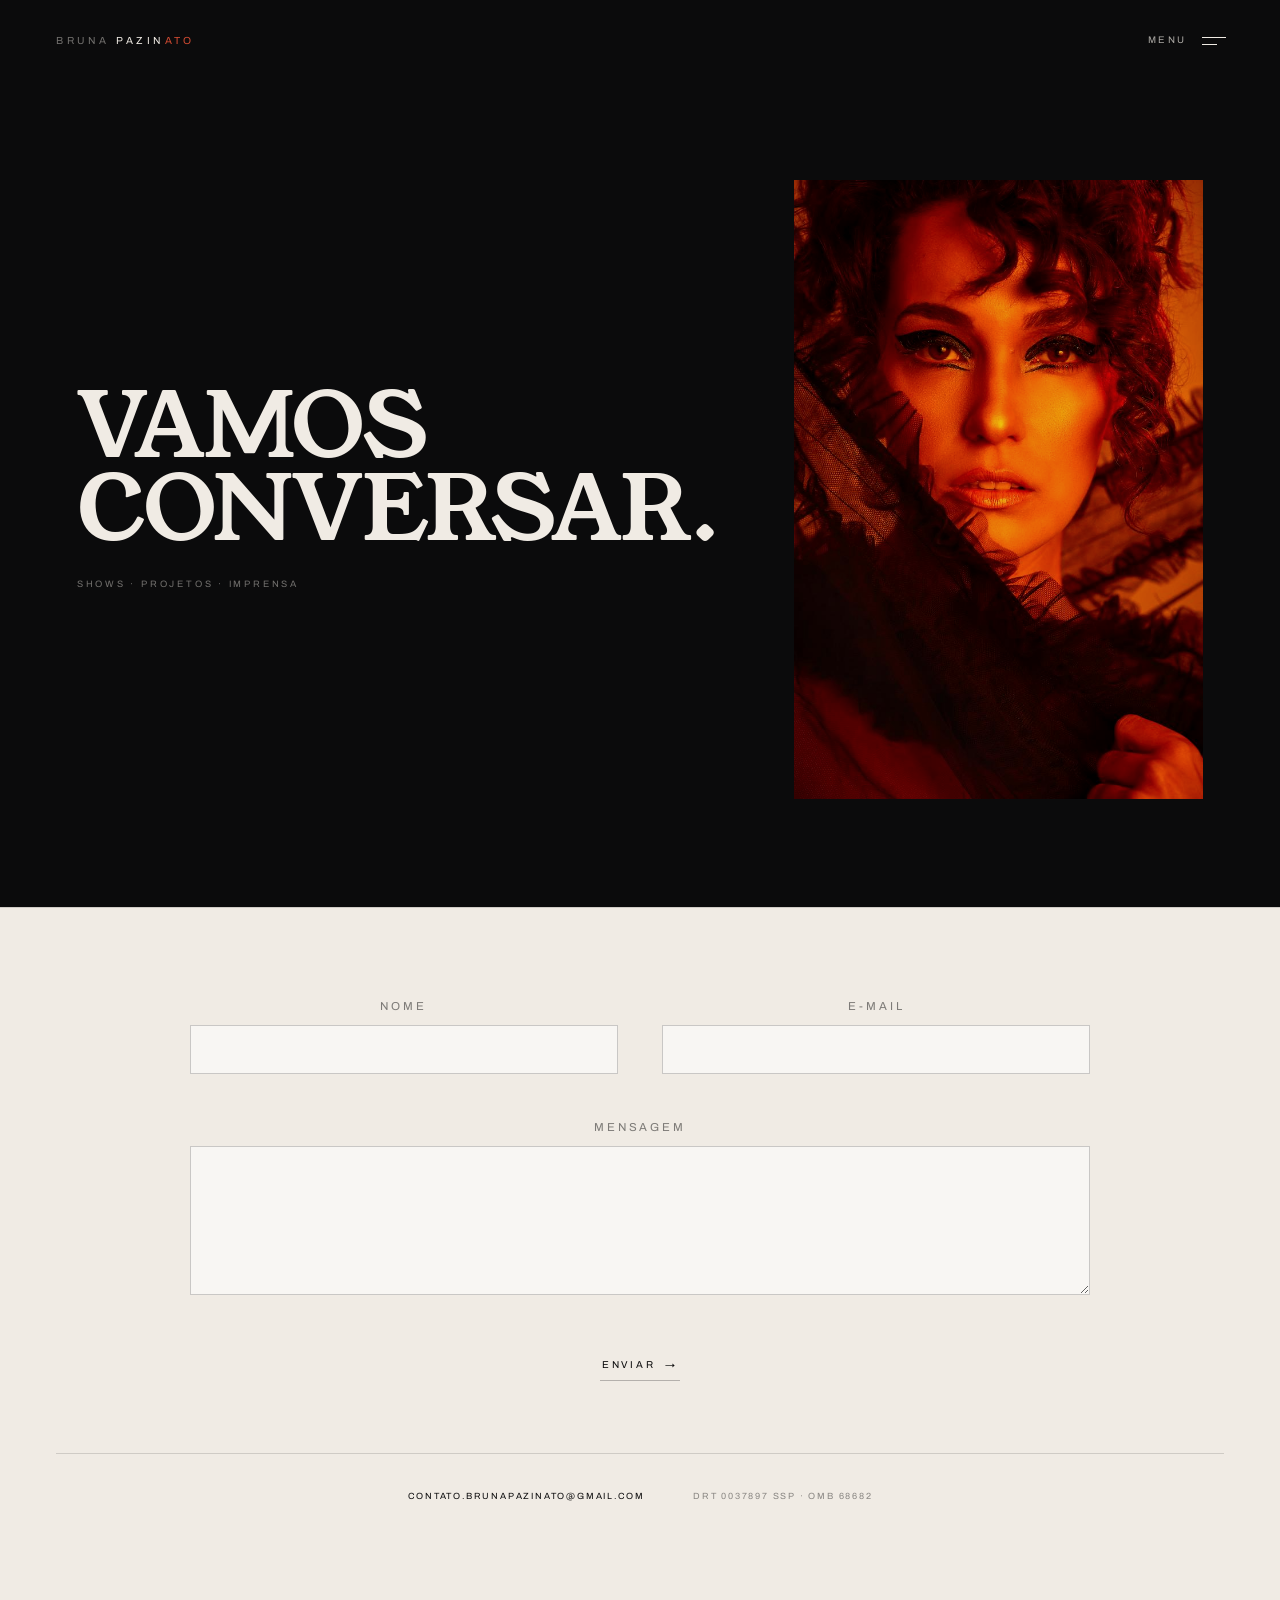
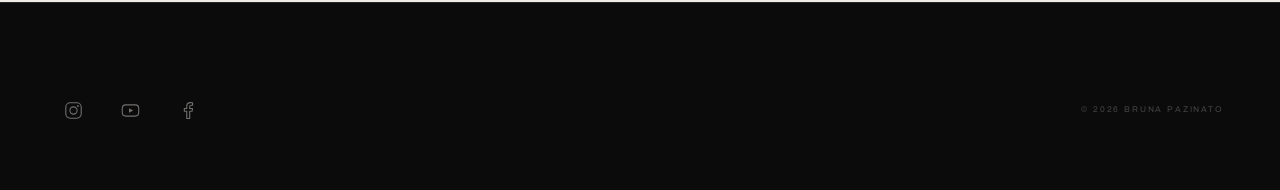
<file: contato.html>
<!doctype html>
<html lang="pt-BR">
<head>
<meta charset="utf-8">
<meta name="viewport" content="width=device-width, initial-scale=1">

<title>Contato | Bruna Pazinato</title>
<meta name="description" content="Fale com Bruna Pazinato: shows e booking, projetos, parcerias e imprensa. Formulário direto, e-mail de contato, DRT e OMB.">
<meta name="theme-color" content="#0B0B0C">
<meta name="color-scheme" content="dark">

<meta property="og:type" content="website">
<meta property="og:locale" content="pt_BR">
<meta property="og:title" content="Contato | Bruna Pazinato">
<meta property="og:description" content="Shows, projetos e imprensa.">
<meta property="og:url" content="https://brunapazinato.com/contato.html">
<meta property="og:site_name" content="Bruna Pazinato">

<meta property="og:image" content="https://brunapazinato.com/assets/img/compartilhar.jpg">
<meta property="og:image:width" content="1200">
<meta property="og:image:height" content="630">
<meta property="og:image:alt" content="Bruna Pazinato, retrato sobre fundo vermelho">

<meta name="twitter:card" content="summary_large_image">
<meta name="twitter:title" content="Contato | Bruna Pazinato">
<meta name="twitter:description" content="Shows, projetos e imprensa.">
<meta name="twitter:image" content="https://brunapazinato.com/assets/img/compartilhar.jpg">

<link rel="canonical" href="https://brunapazinato.com/contato.html">

<link rel="icon" href="assets/img/favicon.svg" type="image/svg+xml">
<link rel="icon" href="assets/img/favicon-32.png" sizes="32x32" type="image/png">

<link rel="apple-touch-icon" href="assets/img/apple-touch-icon.png">
<link rel="manifest" href="site.webmanifest">

<link rel="preconnect" href="https://fonts.googleapis.com">
<link rel="preconnect" href="https://fonts.gstatic.com" crossorigin>
<link rel="stylesheet" href="https://fonts.googleapis.com/css2?family=Archivo:wght@300..600&family=Fraunces:opsz,wght@9..144,300..800&family=Young+Serif&display=swap">

<link rel="stylesheet" href="assets/css/base.css?v=202610021000">
<link rel="stylesheet" href="assets/css/header.css?v=202610022230">
<link rel="stylesheet" href="assets/css/rodape.css?v=202610021000">
<link rel="stylesheet" href="assets/css/contato.css?v=202610030015">

<link rel="stylesheet" href="assets/css/mobile.css?v=202610021000">
<script>document.documentElement.classList.add('js');</script>

<script type="application/ld+json">
{
  "@context": "https://schema.org",
  "@type": "BreadcrumbList",
  "itemListElement": [
    { "@type": "ListItem", "position": 1, "name": "Início", "item": "https://brunapazinato.com/" },
    { "@type": "ListItem", "position": 2, "name": "Contato", "item": "https://brunapazinato.com/contato.html" }
  ]
}
</script>
</head>

<body>

<a class="skip-link" href="#conteudo">Ir para o conteúdo</a>

<header class="header" id="topo">

  <a class="brand" href="index.html" aria-label="Bruna Pazinato, início">
    <span class="brand__first">Bruna</span>
    <span class="brand__last">Pazin<span class="ato">ato</span></span>
  </a>

  <nav class="nav" aria-label="Navegação principal">
    <ul class="nav__list">
      <li class="nav__item"><a href="musica.html">Música</a></li>
      <li class="nav__item"><a href="em-cena.html">Em cena</a></li>
      <li class="nav__item"><a href="ao-vivo.html">Ao vivo</a></li>
      <li class="nav__item"><a href="trajetoria.html">Trajetória</a></li>
      <li class="nav__item"><a href="contato.html">Contato</a></li>
    </ul>
  </nav>

  <button class="burger" type="button" aria-expanded="false" aria-controls="menu" aria-label="Abrir menu">
    <span class="burger__label" aria-hidden="true"></span>
    <span class="burger__lines" aria-hidden="true"><i></i><i></i></span>
  </button>

</header>

<div class="menu" id="menu" hidden>
  <nav class="menu__nav" aria-label="Navegação">
    <ul>
      <li><a href="index.html">Início</a></li>
      <li><a href="musica.html">Música</a></li>
      <li><a href="em-cena.html">Em cena</a></li>
      <li><a href="ao-vivo.html">Ao vivo</a></li>
      <li><a href="trajetoria.html">Trajetória</a></li>
      <li><a href="contato.html">Contato</a></li>
    </ul>
  </nav>
  <div class="menu__rodape">
    <ul class="menu__redes">
      <li><a href="https://instagram.com/bpazinato" target="_blank" rel="noopener" aria-label="Instagram">
        <svg viewBox="0 0 24 24" fill="none" stroke="currentColor" stroke-width="1.25" aria-hidden="true" focusable="false">
          <rect x="3.2" y="3.2" width="17.6" height="17.6" rx="5"/>
          <circle cx="12" cy="12" r="4.1"/>
          <circle cx="17.1" cy="6.9" r="1.05" fill="currentColor" stroke="none"/>
        </svg>
      </a></li>
      <li><a href="https://www.youtube.com/channel/UCs1HlGrYMuPxs7Hd3xBVKPA" target="_blank" rel="noopener" aria-label="YouTube">
        <svg viewBox="0 0 24 24" fill="none" stroke="currentColor" stroke-width="1.25" aria-hidden="true" focusable="false">
          <rect x="2.6" y="5.6" width="18.8" height="12.8" rx="4"/>
          <path d="M10.3 9.3v5.4l4.7-2.7z" fill="currentColor" stroke="none"/>
        </svg>
      </a></li>
      <li><a href="https://www.facebook.com/bpazinato" target="_blank" rel="noopener" aria-label="Facebook">
        <svg viewBox="0 0 24 24" fill="none" stroke="currentColor" stroke-width="1.25" stroke-linejoin="round" aria-hidden="true" focusable="false">
          <path d="M14.5 21.2v-8.3h2.8l.42-3.25H14.5V7.57c0-.94.26-1.58 1.61-1.58h1.72V3.08c-.3-.04-1.32-.13-2.5-.13-2.48 0-4.17 1.51-4.17 4.29v2.39H8.35v3.25h2.81v8.32z"/>
        </svg>
      </a></li>
    </ul>
  </div>
</div>

<main id="conteudo">

  <!-- contato -->
  <section class="contato">

    <div class="contato__texto">
      <h1 class="contato__titulo" data-reveal>Vamos<br>conversar.</h1>
      <p class="contato__linha" data-reveal style="--i:1">Shows · Projetos · Imprensa</p>

    </div>

    <figure class="contato__retrato" data-reveal style="--i:1">
      <img src="assets/img/contato-retrato.jpg?v=202610022330" alt="Bruna Pazinato em retrato de luz vermelha, o rosto emergindo de um tule escuro" width="715" height="1080" decoding="async">
    </figure>

  </section>

  <!-- o recado -->
  <section class="recado" id="escrever" aria-label="Formulário de contato">

    <form class="recado__form" action="https://api.web3forms.com/submit" method="POST" data-reveal style="--i:1">

      <input type="hidden" name="access_key" value="81a70efb-5e14-47e2-a2f0-8201e1c519f1">
      <input type="hidden" name="subject" value="Contato pelo site">
      <input type="checkbox" name="botcheck" class="recado__isca" tabindex="-1" autocomplete="off">

      <p class="campo">
        <label class="campo__rotulo" for="campo-nome">Nome</label>
        <input class="campo__valor" id="campo-nome" type="text" name="name" autocomplete="name" required>
      </p>

      <p class="campo">
        <label class="campo__rotulo" for="campo-email">E-mail</label>
        <input class="campo__valor" id="campo-email" type="email" name="email" autocomplete="email" required>
      </p>

      <p class="campo campo--largo">
        <label class="campo__rotulo" for="campo-recado">Mensagem</label>
        <textarea class="campo__valor campo__valor--area" id="campo-recado" name="message" rows="4" required></textarea>
      </p>

      <button class="recado__enviar" type="submit">
        <span>Enviar</span>
        <span class="recado__seta" aria-hidden="true">&#8594;</span>
      </button>

    </form>

    <p class="recado__pe" data-reveal style="--i:2">
      <a href="mailto:contato.brunapazinato@gmail.com">contato.brunapazinato@gmail.com</a>
      <span class="recado__registro">DRT 0037897 SSP · OMB 68682</span>
    </p>

  </section>
</main>

<!-- rodapé -->
<footer class="rodape">

  <ul class="rodape__redes">
    <li><a href="https://instagram.com/bpazinato" target="_blank" rel="noopener" aria-label="Instagram">
      <svg viewBox="0 0 24 24" fill="none" stroke="currentColor" stroke-width="1.25" aria-hidden="true" focusable="false">
        <rect x="3.2" y="3.2" width="17.6" height="17.6" rx="5"/>
        <circle cx="12" cy="12" r="4.1"/>
        <circle cx="17.1" cy="6.9" r="1.05" fill="currentColor" stroke="none"/>
      </svg>
    </a></li>
    <li><a href="https://www.youtube.com/channel/UCs1HlGrYMuPxs7Hd3xBVKPA" target="_blank" rel="noopener" aria-label="YouTube">
      <svg viewBox="0 0 24 24" fill="none" stroke="currentColor" stroke-width="1.25" aria-hidden="true" focusable="false">
        <rect x="2.6" y="5.6" width="18.8" height="12.8" rx="4"/>
        <path d="M10.3 9.3v5.4l4.7-2.7z" fill="currentColor" stroke="none"/>
      </svg>
    </a></li>
    <li><a href="https://www.facebook.com/bpazinato" target="_blank" rel="noopener" aria-label="Facebook">
      <svg viewBox="0 0 24 24" fill="none" stroke="currentColor" stroke-width="1.25" stroke-linejoin="round" aria-hidden="true" focusable="false">
        <path d="M14.5 21.2v-8.3h2.8l.42-3.25H14.5V7.57c0-.94.26-1.58 1.61-1.58h1.72V3.08c-.3-.04-1.32-.13-2.5-.13-2.48 0-4.17 1.51-4.17 4.29v2.39H8.35v3.25h2.81v8.32z"/>
      </svg>
    </a></li>
  </ul>

  <p class="rodape__direitos">© 2026 Bruna Pazinato</p>

</footer>

<script src="assets/js/pronto.js?v=202610021000" defer></script>
<script src="assets/js/nav.js?v=202610022200" defer></script>
<script src="assets/js/reveal.js?v=202610021000" defer></script>
<script src="assets/js/recado.js?v=202610021000" defer></script>

</body>
</html>
</file>
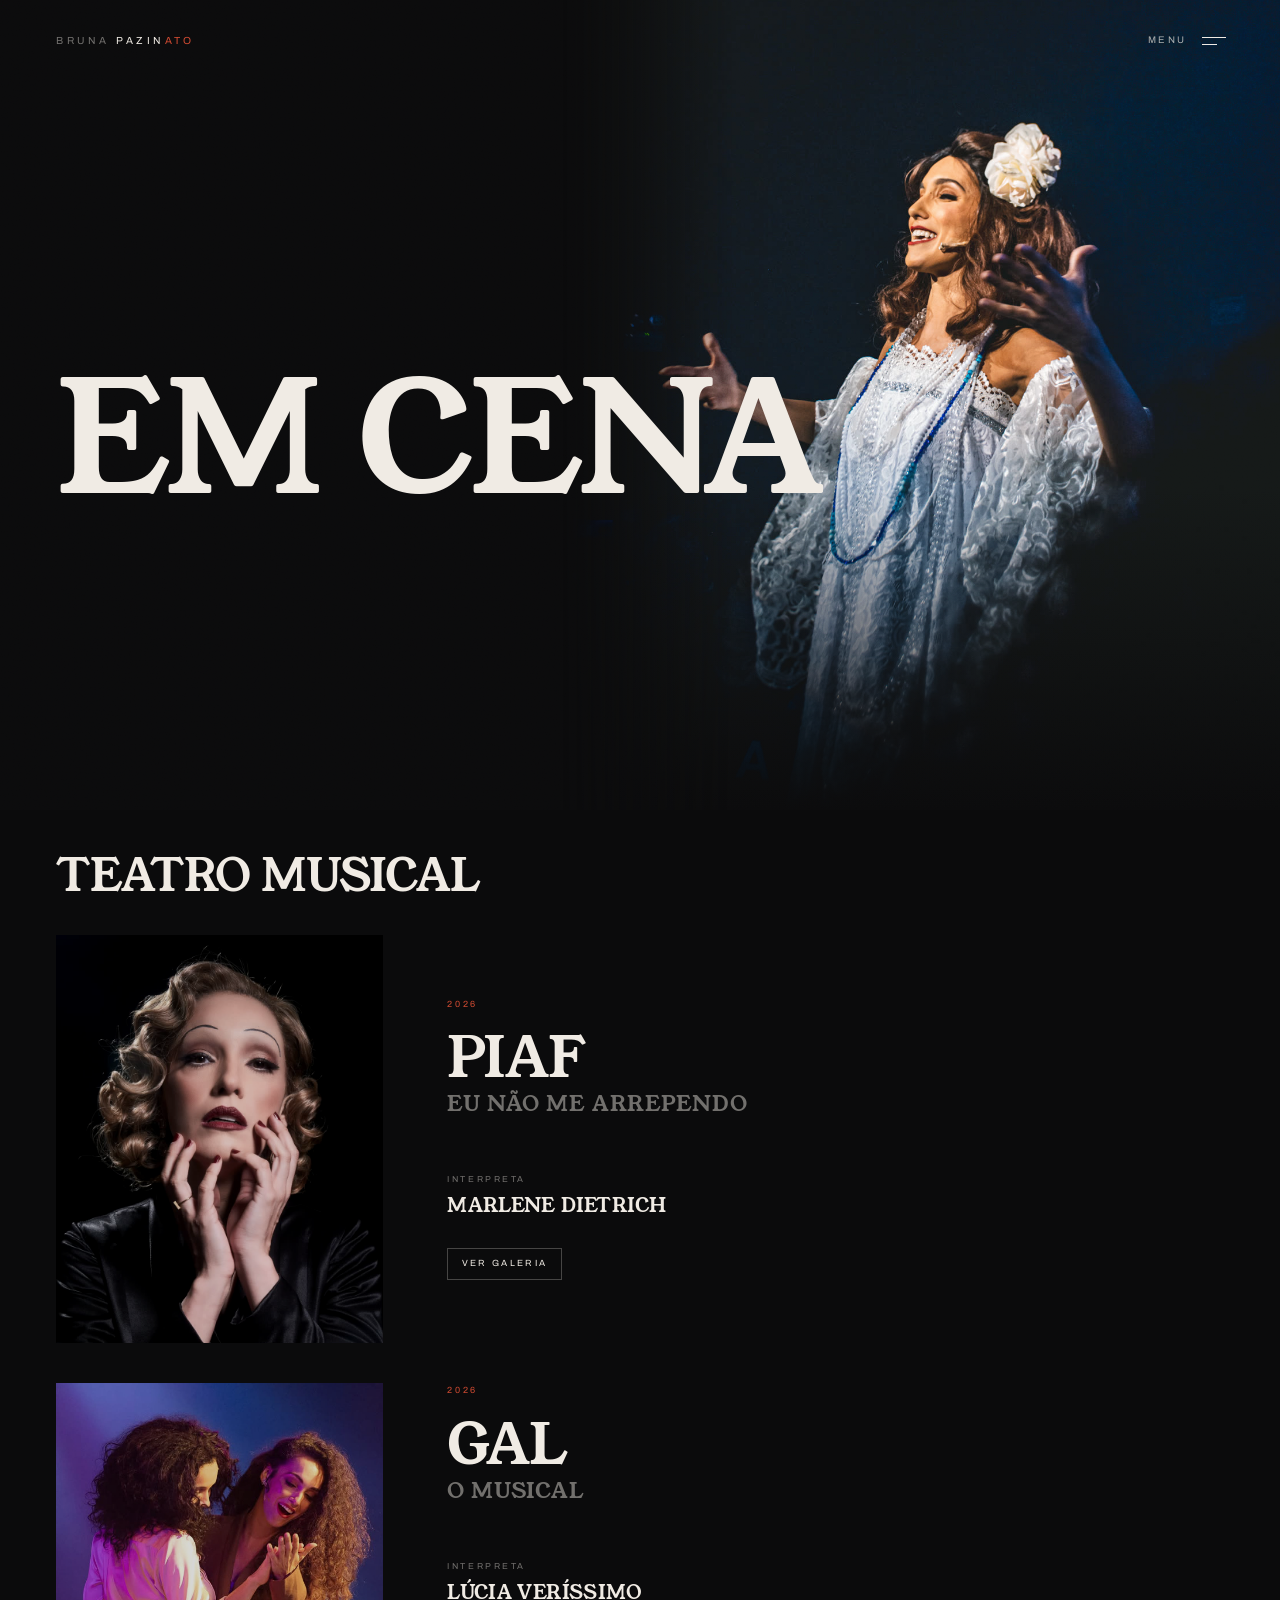
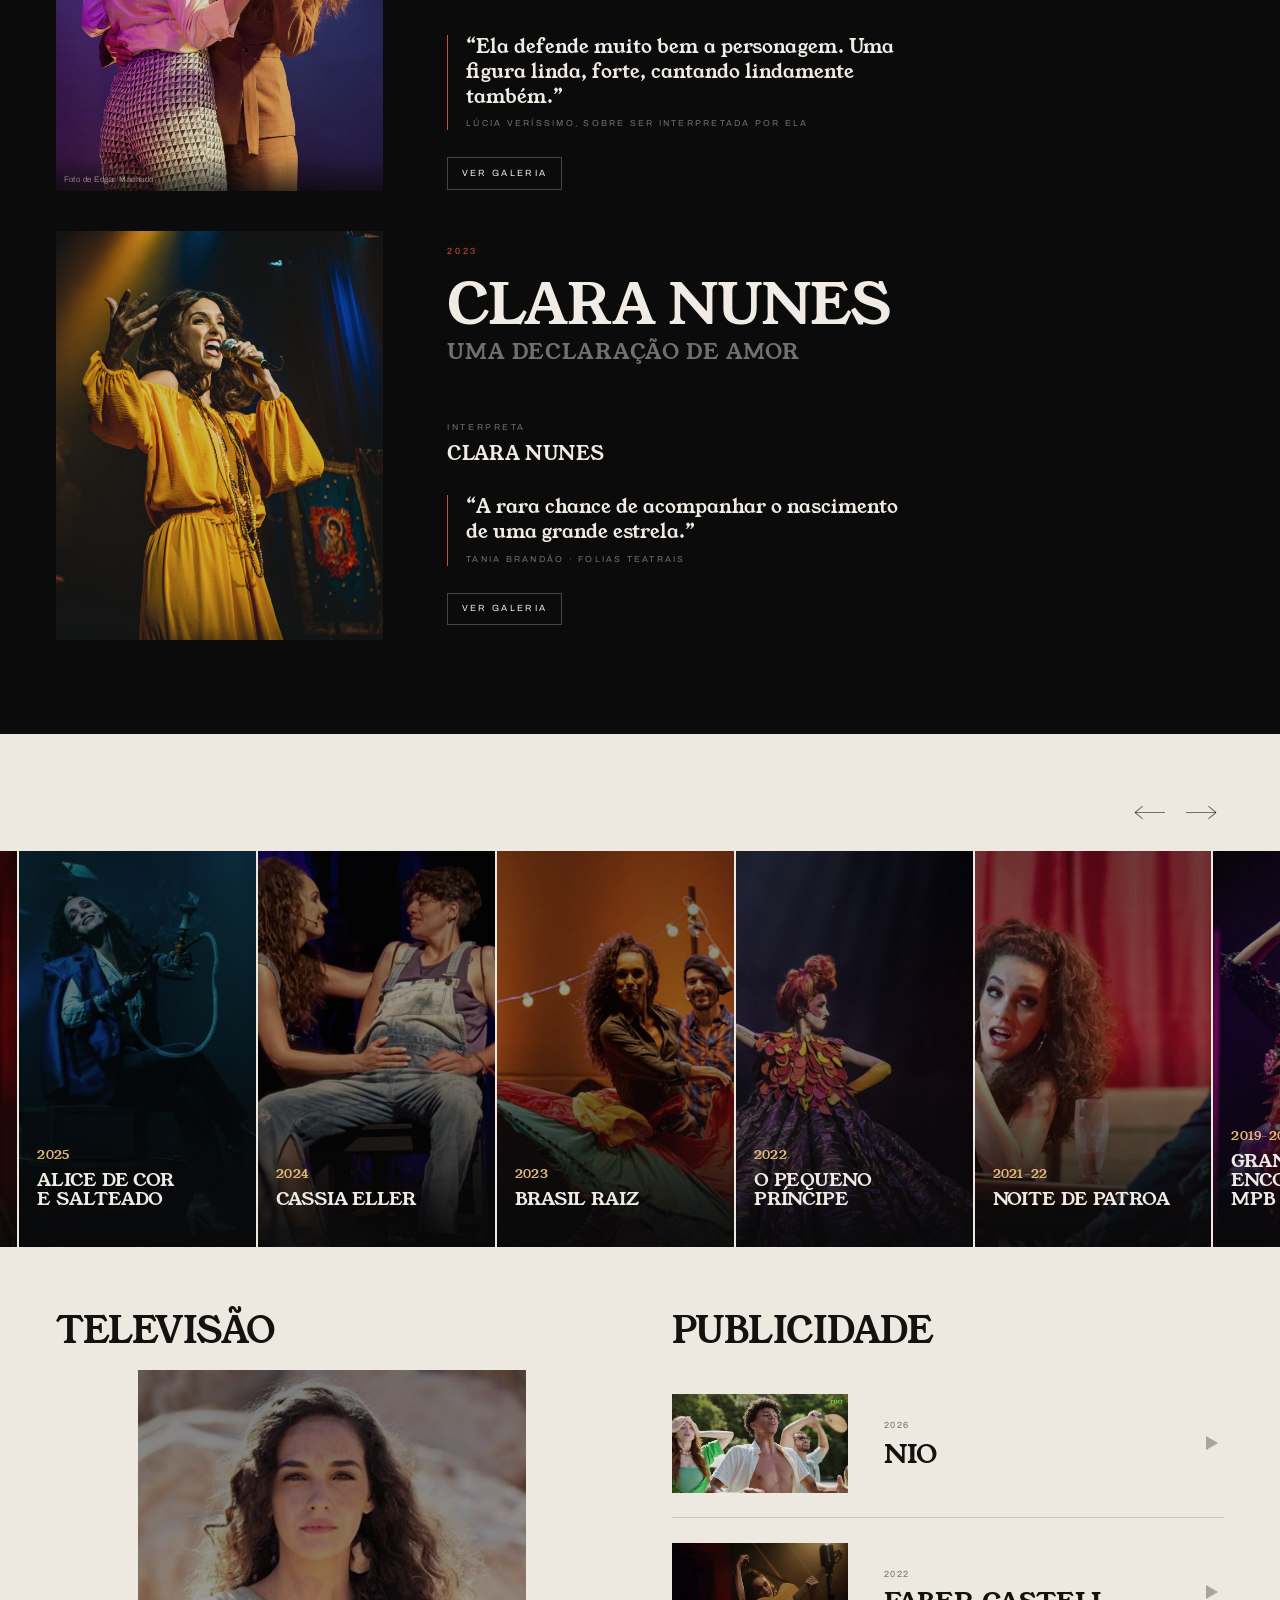
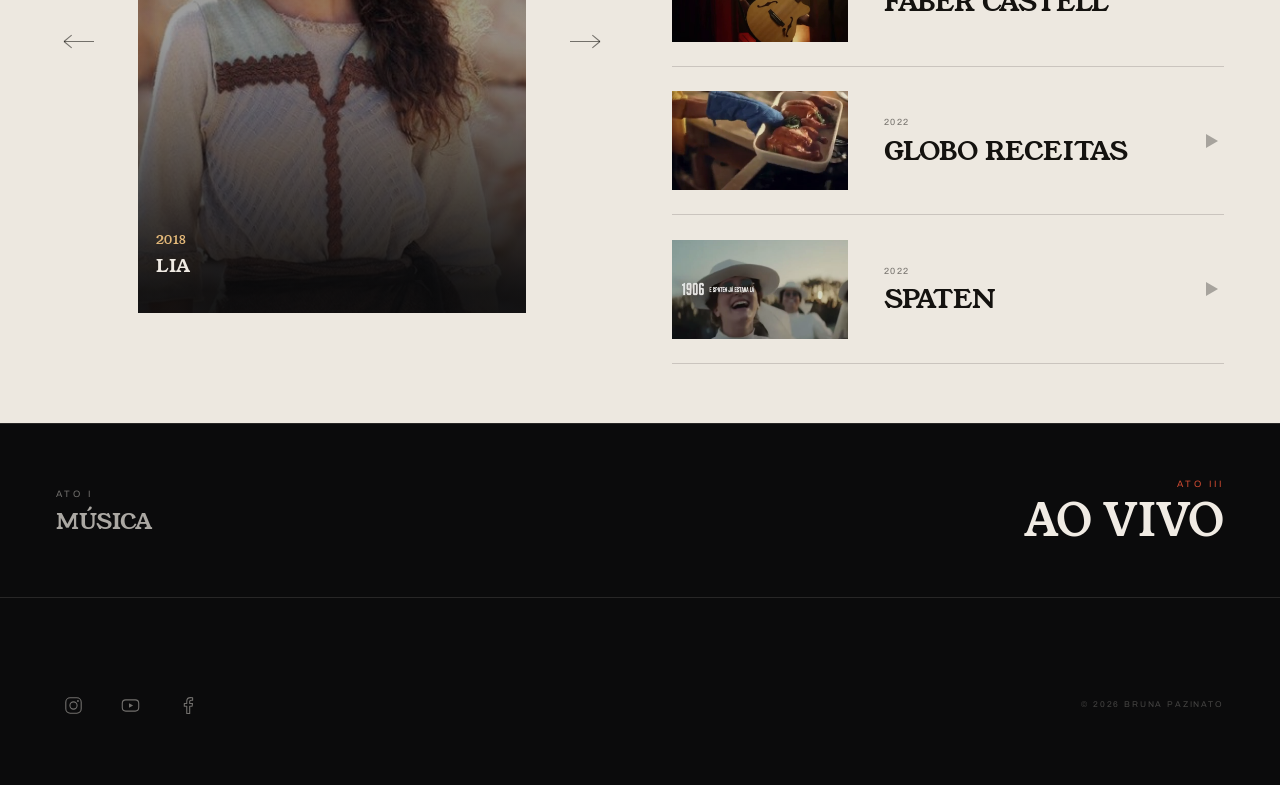
<file: em-cena.html>
<!doctype html>
<html lang="pt-BR">
<head>
<meta charset="utf-8">
<meta name="viewport" content="width=device-width, initial-scale=1">

<title>Ato II · Em cena | Bruna Pazinato</title>
<meta name="description" content="Bruna Pazinato em cena: teatro musical e televisão. De Piaf e Cassia Eller a Clara Nunes, Uma Declaração de Amor.">
<meta name="theme-color" content="#0B0B0C">
<meta name="color-scheme" content="dark">

<meta property="og:type" content="website">
<meta property="og:locale" content="pt_BR">
<meta property="og:title" content="Ato II · Em cena | Bruna Pazinato">
<meta property="og:description" content="Bruna Pazinato em cena: teatro musical e televisão. De Piaf e Cassia Eller a Clara Nunes, Uma Declaração de Amor.">
<meta property="og:url" content="https://brunapazinato.com/em-cena.html">
<meta property="og:site_name" content="Bruna Pazinato">

<meta property="og:image" content="https://brunapazinato.com/assets/img/compartilhar.jpg">
<meta property="og:image:width" content="1200">
<meta property="og:image:height" content="630">
<meta property="og:image:alt" content="Bruna Pazinato, retrato sobre fundo vermelho">

<meta name="twitter:card" content="summary_large_image">
<meta name="twitter:title" content="Ato II · Em cena | Bruna Pazinato">
<meta name="twitter:description" content="Bruna Pazinato em cena: teatro musical e televisão. De Piaf e Cassia Eller a Clara Nunes, Uma Declaração de Amor.">
<meta name="twitter:image" content="https://brunapazinato.com/assets/img/compartilhar.jpg">

<link rel="canonical" href="https://brunapazinato.com/em-cena.html">

<link rel="icon" href="assets/img/favicon.svg" type="image/svg+xml">
<link rel="icon" href="assets/img/favicon-32.png" sizes="32x32" type="image/png">

<link rel="apple-touch-icon" href="assets/img/apple-touch-icon.png">
<link rel="manifest" href="site.webmanifest">

<link rel="preconnect" href="https://fonts.googleapis.com">
<link rel="preconnect" href="https://fonts.gstatic.com" crossorigin>
<link rel="stylesheet" href="https://fonts.googleapis.com/css2?family=Archivo:wght@300..600&family=Fraunces:opsz,wght@9..144,300..800&family=Young+Serif&display=swap">

<link rel="stylesheet" href="assets/css/base.css?v=202610021000">
<link rel="stylesheet" href="assets/css/header.css?v=202610022230">
<link rel="stylesheet" href="assets/css/rodape.css?v=202610021000">
<link rel="stylesheet" href="assets/css/ato.css?v=202610021000">
<link rel="stylesheet" href="assets/css/em-cena.css?v=202610021000">
<link rel="stylesheet" href="assets/css/vitrine.css?v=202610051830">
<link rel="stylesheet" href="assets/css/galeria.css?v=202610021000">
<link rel="stylesheet" href="assets/css/publicidade.css?v=202610021000">
<link rel="stylesheet" href="assets/css/player.css?v=202610021000">

<link rel="stylesheet" href="assets/css/mobile.css?v=202610021000">
<script>document.documentElement.classList.add('js');</script>

<script type="application/ld+json">
{
  "@context": "https://schema.org",
  "@type": "BreadcrumbList",
  "itemListElement": [
    { "@type": "ListItem", "position": 1, "name": "Início", "item": "https://brunapazinato.com/" },
    { "@type": "ListItem", "position": 2, "name": "Ato II · Em cena", "item": "https://brunapazinato.com/em-cena.html" }
  ]
}
</script>
</head>

<body>

<a class="skip-link" href="#conteudo">Ir para o conteúdo</a>

<header class="header" id="topo">

  <a class="brand" href="index.html" aria-label="Bruna Pazinato, início">
    <span class="brand__first">Bruna</span>
    <span class="brand__last">Pazin<span class="ato">ato</span></span>
  </a>

  <nav class="nav" aria-label="Navegação principal">
    <ul class="nav__list">
      <li class="nav__item"><a href="musica.html">Música</a></li>
      <li class="nav__item"><a href="em-cena.html">Em cena</a></li>
      <li class="nav__item"><a href="ao-vivo.html">Ao vivo</a></li>
      <li class="nav__item"><a href="trajetoria.html">Trajetória</a></li>
      <li class="nav__item"><a href="contato.html">Contato</a></li>
    </ul>
  </nav>

  <button class="burger" type="button" aria-expanded="false" aria-controls="menu" aria-label="Abrir menu">
    <span class="burger__label" aria-hidden="true"></span>
    <span class="burger__lines" aria-hidden="true"><i></i><i></i></span>
  </button>

</header>

<div class="menu" id="menu" hidden>
  <nav class="menu__nav" aria-label="Navegação">
    <ul>
      <li><a href="index.html">Início</a></li>
      <li><a href="musica.html">Música</a></li>
      <li><a href="em-cena.html">Em cena</a></li>
      <li><a href="ao-vivo.html">Ao vivo</a></li>
      <li><a href="trajetoria.html">Trajetória</a></li>
      <li><a href="contato.html">Contato</a></li>
    </ul>
  </nav>
  <div class="menu__rodape">
    <ul class="menu__redes">
      <li><a href="https://instagram.com/bpazinato" target="_blank" rel="noopener" aria-label="Instagram">
        <svg viewBox="0 0 24 24" fill="none" stroke="currentColor" stroke-width="1.25" aria-hidden="true" focusable="false">
          <rect x="3.2" y="3.2" width="17.6" height="17.6" rx="5"/>
          <circle cx="12" cy="12" r="4.1"/>
          <circle cx="17.1" cy="6.9" r="1.05" fill="currentColor" stroke="none"/>
        </svg>
      </a></li>
      <li><a href="https://www.youtube.com/channel/UCs1HlGrYMuPxs7Hd3xBVKPA" target="_blank" rel="noopener" aria-label="YouTube">
        <svg viewBox="0 0 24 24" fill="none" stroke="currentColor" stroke-width="1.25" aria-hidden="true" focusable="false">
          <rect x="2.6" y="5.6" width="18.8" height="12.8" rx="4"/>
          <path d="M10.3 9.3v5.4l4.7-2.7z" fill="currentColor" stroke="none"/>
        </svg>
      </a></li>
      <li><a href="https://www.facebook.com/bpazinato" target="_blank" rel="noopener" aria-label="Facebook">
        <svg viewBox="0 0 24 24" fill="none" stroke="currentColor" stroke-width="1.25" stroke-linejoin="round" aria-hidden="true" focusable="false">
          <path d="M14.5 21.2v-8.3h2.8l.42-3.25H14.5V7.57c0-.94.26-1.58 1.61-1.58h1.72V3.08c-.3-.04-1.32-.13-2.5-.13-2.48 0-4.17 1.51-4.17 4.29v2.39H8.35v3.25h2.81v8.32z"/>
        </svg>
      </a></li>
    </ul>
  </div>
</div>

<main id="conteudo">

  <!-- abertura do ato -->
  <section class="abertura" style="--foto-borda: 44%; --foto-pos: 50% 42%; --foto-fade: 24%; --foto-brilho: 1">

    <figure class="abertura__figura" aria-hidden="true">
      <img class="abertura__foto" src="assets/img/abertura-em-cena.jpg?v=202610021900" alt="" width="1365" height="1448" decoding="async">
      <span class="abertura__veu"></span>
    </figure>

    <h1 class="abertura__titulo">Em cena</h1>

    <span class="grain" aria-hidden="true"></span>
  </section>

  <!-- teatro musical -->
  <section class="cena" aria-labelledby="cena-1">
    <header class="cena__cabeca">
      <h2 class="cena__titulo" id="cena-1">Teatro musical</h2>
    </header>

    <div class="destaques">

      <article class="destaque" data-reveal style="--i:0">
        <figure class="destaque__figura">
          <img src="assets/img/cena-piaf.jpg?v=202609301430" alt="Bruna Pazinato como Marlene Dietrich em Piaf" width="854" height="1066" decoding="async">
          <a class="abre-galeria" href="assets/img/galeria/piaf/piaf-01.jpg?v=202609301430" data-galeria="piaf" aria-label="Abrir galeria de Piaf, Eu Não Me Arrependo"></a>
        </figure>
        <div class="destaque__texto">
          <p class="destaque__meta">2026<span class="cartaz" data-cartaz data-estreia="2026-10-10" data-fim="2026-11-29"><i class="cartaz__ponto" aria-hidden="true"></i><span data-cartaz-texto>estreia no Rio · 10 out</span></span></p>
          <h3 class="destaque__titulo">Piaf<span class="destaque__sub">Eu não me arrependo</span></h3>
          <p class="destaque__papel"><span>Interpreta</span> Marlene Dietrich</p>
          <a class="btn btn--ingresso" data-cartaz-botao href="https://www.ingresso.com/espetaculos/piaf-eu-nao-me-arrependo" target="_blank" rel="noopener">
            <span class="btn__texto">Comprar ingresso</span>
          </a>
          <a class="btn" href="assets/img/galeria/piaf/piaf-01.jpg?v=202609301430" data-galeria="piaf">
            <span class="btn__texto">Ver galeria</span>
          </a>
        </div>
      </article>

      <article class="destaque" data-reveal style="--i:1">
        <figure class="destaque__figura">
          <img src="assets/img/cena-gal.jpg?v=202609300900" alt="Bruna Pazinato como Lúcia Veríssimo em Gal, o musical" width="1200" height="1500" decoding="async">
          <figcaption class="destaque__credito">Foto de Edgar Machado</figcaption>
          <a class="abre-galeria" href="assets/img/galeria/gal/gal-01.jpg" data-galeria="gal" aria-label="Abrir galeria de Gal, o musical"></a>
        </figure>
        <div class="destaque__texto">
          <p class="destaque__meta">2026</p>
          <h3 class="destaque__titulo">Gal<span class="destaque__sub">O musical</span></h3>
          <p class="destaque__papel"><span>Interpreta</span> Lúcia Veríssimo</p>
          <blockquote class="destaque__critica">
            <p>“Ela defende muito bem a personagem. Uma figura linda, forte, cantando lindamente também.”</p>
            <cite>Lúcia Veríssimo, sobre ser interpretada por ela</cite>
          </blockquote>
          <a class="btn" href="assets/img/galeria/gal/gal-01.jpg" data-galeria="gal">
            <span class="btn__texto">Ver galeria</span>
          </a>
        </div>
      </article>

      <article class="destaque" data-reveal style="--i:2">
        <figure class="destaque__figura">
          <img src="assets/img/cena-clara-nunes.jpg?v=202609291700" alt="Bruna Pazinato como Clara Nunes" width="1200" height="1500" decoding="async">
          <a class="abre-galeria" href="assets/img/galeria/clara-nunes/clara-nunes-01.jpg" data-galeria="clara-nunes" aria-label="Abrir galeria de Clara Nunes"></a>
        </figure>
        <div class="destaque__texto">
          <p class="destaque__meta">2023</p>
          <h3 class="destaque__titulo">Clara Nunes<span class="destaque__sub">Uma declaração de amor</span></h3>
          <p class="destaque__papel"><span>Interpreta</span> Clara Nunes</p>
          <blockquote class="destaque__critica">
            <p>“A rara chance de acompanhar o nascimento de&nbsp;uma&nbsp;grande estrela.”</p>
            <cite>Tania Brandão · Folias Teatrais</cite>
          </blockquote>
          <a class="btn" href="assets/img/galeria/clara-nunes/clara-nunes-01.jpg" data-galeria="clara-nunes">
            <span class="btn__texto">Ver galeria</span>
          </a>
        </div>
      </article>

    </div>

  </section>

  <section class="programa claro" aria-label="As outras montagens">

    <div class="programa__coluna">
      <div class="vitrine__topo">
        <div class="vitrine__setas">
          <button class="vitrine__seta vitrine__seta--ant" type="button" aria-label="Montagens anteriores" aria-controls="pista-montagens"><span aria-hidden="true"></span></button>
          <button class="vitrine__seta vitrine__seta--prox" type="button" aria-label="Próximas montagens" aria-controls="pista-montagens"><span aria-hidden="true"></span></button>
        </div>
      </div>

      <div class="vitrine">
        <ul class="vitrine__pista" id="pista-montagens" data-ficha tabindex="0" aria-label="Montagens com galeria de fotos">
        <!-- montagens:início -->
        <li class="palco">
          <a class="palco__link" href="assets/img/galeria/alice/alice-01.jpg" data-galeria="alice">
            <span class="palco__foto"><img src="assets/img/vitrine/alice.jpg" alt="Bruna Pazinato como Lagarta em Alice de Cor e Salteado" width="700" height="980" decoding="async"></span>
            <span class="palco__texto">
              <span class="palco__ano">2025</span>
              <span class="palco__obra">Alice de Cor e&nbsp;Salteado</span>
              <span class="palco__papel">Lagarta</span>
            </span>
          </a>
        </li>

        <li class="palco">
          <a class="palco__link" href="assets/img/galeria/cassia-eller/cassia-eller-05.jpg" data-galeria="cassia-eller">
            <span class="palco__foto"><img src="assets/img/vitrine/cassia-eller.jpg" alt="Bruna Pazinato como Maria Eugênia em Cassia Eller" width="700" height="980" decoding="async"></span>
            <span class="palco__texto">
              <span class="palco__ano">2024</span>
              <span class="palco__obra">Cassia Eller</span>
              <span class="palco__papel">Maria Eugênia</span>
            </span>
          </a>
        </li>

        <li class="palco">
          <a class="palco__link" href="assets/img/galeria/brasil-raiz/brasil-raiz-01.jpg" data-galeria="brasil-raiz">
            <span class="palco__foto"><img src="assets/img/vitrine/brasil-raiz.jpg" alt="Bruna Pazinato como Bianca em Brasil Raiz" width="700" height="980" decoding="async"></span>
            <span class="palco__texto">
              <span class="palco__ano">2023</span>
              <span class="palco__obra">Brasil Raiz</span>
              <span class="palco__papel">Bianca</span>
            </span>
          </a>
        </li>

        <li class="palco">
          <a class="palco__link" href="assets/img/galeria/o-pequeno-principe/o-pequeno-principe-01.jpg" data-galeria="o-pequeno-principe">
            <span class="palco__foto"><img src="assets/img/vitrine/o-pequeno-principe.jpg" alt="Bruna Pazinato como Vulcão em O Pequeno Príncipe" width="700" height="980" decoding="async"></span>
            <span class="palco__texto">
              <span class="palco__ano">2022</span>
              <span class="palco__obra">O Pequeno Príncipe</span>
              <span class="palco__papel">Vulcão · cover da Raposa</span>
            </span>
          </a>
        </li>

        <li class="palco">
          <a class="palco__link" href="assets/img/galeria/noite-de-patroa/noite-de-patroa-01.jpg" data-galeria="noite-de-patroa">
            <span class="palco__foto"><img src="assets/img/vitrine/noite-de-patroa.jpg" alt="Bruna Pazinato como Marina, protagonista de Noite de Patroa" width="700" height="980" decoding="async"></span>
            <span class="palco__texto">
              <span class="palco__ano">2021<i>–</i>22</span>
              <span class="palco__obra">Noite de Patroa</span>
              <span class="palco__papel">Marina · protagonista</span>
            </span>
          </a>
        </li>

        <li class="palco">
          <a class="palco__link" href="assets/img/galeria/grandes-encontros-mpb/grandes-encontros-mpb-01.jpg" data-galeria="grandes-encontros-mpb">
            <span class="palco__foto"><img src="assets/img/vitrine/grandes-encontros-mpb.jpg" alt="Bruna Pazinato no elenco de Grandes Encontros da MPB" width="700" height="980" decoding="async"></span>
            <span class="palco__texto">
              <span class="palco__ano">2019<i>–</i>20</span>
              <span class="palco__obra">Grandes Encontros da MPB</span>
              <span class="palco__papel">Elenco</span>
            </span>
          </a>
        </li>

        <li class="palco">
          <a class="palco__link" href="assets/img/galeria/aparecida/aparecida-01.jpg" data-galeria="aparecida">
            <span class="palco__foto"><img src="assets/img/vitrine/aparecida.jpg" alt="Bruna Pazinato como Clara, protagonista de Aparecida" width="700" height="980" decoding="async"></span>
            <span class="palco__texto">
              <span class="palco__ano">2018<i>–</i>19</span>
              <span class="palco__obra">Aparecida</span>
              <span class="palco__papel">Clara · protagonista</span>
            </span>
          </a>
        </li>

        <li class="palco">
          <a class="palco__link" href="assets/img/galeria/os-dez-mandamentos/os-dez-mandamentos-01.jpg?v=202610011430" data-galeria="os-dez-mandamentos">
            <span class="palco__foto"><img src="assets/img/vitrine/os-dez-mandamentos.jpg" alt="Bruna Pazinato como Nefertari em Os Dez Mandamentos" width="700" height="980" decoding="async"></span>
            <span class="palco__texto">
              <span class="palco__ano">2016<i>–</i>17</span>
              <span class="palco__obra">Os Dez Mandamentos</span>
              <span class="palco__papel">Nefertari</span>
            </span>
          </a>
        </li>

        <li class="palco">
          <a class="palco__link" href="assets/img/galeria/mulheres-a-beira/mulheres-a-beira-01.jpg" data-galeria="mulheres-a-beira">
            <span class="palco__foto"><img src="assets/img/vitrine/mulheres-a-beira.jpg" alt="Bruna Pazinato como Olga em Mulheres à Beira de um Ataque de Nervos" width="700" height="980" decoding="async"></span>
            <span class="palco__texto">
              <span class="palco__ano">2015<i>–</i>16</span>
              <span class="palco__obra">Mulheres à Beira de um Ataque de Nervos</span>
              <span class="palco__papel">Olga · cover de Paulina Morales</span>
            </span>
          </a>
        </li>

        <li class="palco">
          <a class="palco__link" href="assets/img/galeria/chacrinha/chacrinha-01.jpg?v=202610020300" data-galeria="chacrinha">
            <span class="palco__foto"><img src="assets/img/vitrine/chacrinha.jpg?v=202610020300" alt="Bruna Pazinato como Florinda Barbosa em Chacrinha, O Musical" width="419" height="587" decoding="async"></span>
            <span class="palco__texto">
              <span class="palco__ano">2015</span>
              <span class="palco__obra">Chacrinha, O Musical</span>
              <span class="palco__papel">Florinda Barbosa · Wanderléa</span>
            </span>
          </a>
        </li>

        <li class="palco">
          <a class="palco__link" href="assets/img/galeria/uma-luz-cor-de-luar/uma-luz-cor-de-luar-01.jpg" data-galeria="uma-luz-cor-de-luar">
            <span class="palco__foto"><img src="assets/img/vitrine/uma-luz-cor-de-luar.jpg" alt="Bruna Pazinato em Uma Luz Cor de Luar, na Fundação Lia Maria Aguiar" width="700" height="980" decoding="async"></span>
            <span class="palco__texto">
              <span class="palco__ano">2013<i>–</i>14</span>
              <span class="palco__obra">Uma Luz Cor de Luar</span>
              <span class="palco__papel">Fundação Lia Maria Aguiar</span>
            </span>
          </a>
        </li>

        <li class="palco">
          <a class="palco__link" href="assets/img/galeria/a-princesinha/a-princesinha-01.jpg" data-galeria="a-princesinha">
            <span class="palco__foto"><img src="assets/img/vitrine/a-princesinha.jpg" alt="Bruna Pazinato em A Princesinha, na Fundação Lia Maria Aguiar" width="700" height="980" decoding="async"></span>
            <span class="palco__texto">
              <span class="palco__ano">2012<i>–</i>13</span>
              <span class="palco__obra">A Princesinha</span>
              <span class="palco__papel">Fundação Lia Maria Aguiar</span>
            </span>
          </a>
        </li>

        <li class="palco">
          <a class="palco__link" href="assets/img/galeria/enlace/enlace-01.jpg" data-galeria="enlace">
            <span class="palco__foto"><img src="assets/img/vitrine/enlace.jpg" alt="Bruna Pazinato em Enlace, A Loja do Ourives, no Teatro TUCA" width="700" height="980" decoding="async"></span>
            <span class="palco__texto">
              <span class="palco__ano">2012</span>
              <span class="palco__obra">Enlace, A Loja do Ourives</span>
              <span class="palco__papel">Teatro TUCA</span>
            </span>
          </a>
        </li>

        <li class="palco">
          <a class="palco__link" href="assets/img/galeria/quem-inventou-o-amor/quem-inventou-o-amor-01.jpg" data-galeria="quem-inventou-o-amor">
            <span class="palco__foto"><img src="assets/img/vitrine/quem-inventou-o-amor.jpg" alt="Bruna Pazinato como protagonista de Quem Inventou o Amor Foi Roberto Carlos" width="700" height="980" decoding="async"></span>
            <span class="palco__texto">
              <span class="palco__ano">2011<i>–</i>12</span>
              <span class="palco__obra">Quem Inventou o Amor Foi Roberto Carlos</span>
              <span class="palco__papel">Protagonista</span>
            </span>
          </a>
        </li>
        <!-- montagens:fim -->
        </ul>
      </div>
    </div>

    <div class="programa__par">

    <div class="programa__coluna programa__coluna--tv">
      <h2 class="programa__titulo">Televisão</h2>

      <div class="vitrine vitrine--miuda">
        <button class="vitrine__seta vitrine__seta--ant" type="button" aria-label="Produção anterior" aria-controls="pista-tv"><span aria-hidden="true"></span></button>

        <ul class="vitrine__pista" id="pista-tv" data-ficha tabindex="0" aria-label="Produções de televisão com galeria de fotos">
        <!-- televisao:início -->
        <li class="palco">
          <a class="palco__link" href="assets/img/galeria/lia/lia-01.jpg" data-galeria="lia">
            <span class="palco__foto"><img src="assets/img/vitrine/lia.jpg" alt="Bruna Pazinato como Lia, protagonista da novela da Record TV" width="420" height="588" decoding="async"></span>
            <span class="palco__texto">
              <span class="palco__ano">2018</span>
              <span class="palco__obra">Lia</span>
              <span class="palco__papel">Lia · Record TV</span>
            </span>
          </a>
        </li>

        <li class="palco">
          <a class="palco__link" href="assets/img/galeria/o-rico-e-lazaro/o-rico-e-lazaro-01.jpg" data-galeria="o-rico-e-lazaro">
            <span class="palco__foto"><img src="assets/img/vitrine/o-rico-e-lazaro.jpg?v=202610021800" alt="Bruna Pazinato como a cantora Rebeca em O Rico e Lázaro, da Record TV" width="420" height="588" decoding="async"></span>
            <span class="palco__texto">
              <span class="palco__ano">2017</span>
              <span class="palco__obra">O Rico e Lázaro</span>
              <span class="palco__papel">Rebeca · Record TV</span>
            </span>
          </a>
        </li>

        <li class="palco">
          <a class="palco__link" href="assets/img/galeria/tic-tic-tati/tic-tic-tati-01.jpg" data-galeria="tic-tic-tati">
            <span class="palco__foto"><img src="assets/img/vitrine/tic-tic-tati.jpg" alt="Bruna Pazinato no programa Tic Tic Tati, da TV Cultura" width="420" height="588" decoding="async"></span>
            <span class="palco__texto">
              <span class="palco__ano">2012<i>–</i>15</span>
              <span class="palco__obra">Tic Tic Tati</span>
              <span class="palco__papel">TV Cultura</span>
            </span>
          </a>
        </li>
        <!-- televisao:fim -->
        </ul>

        <button class="vitrine__seta vitrine__seta--prox" type="button" aria-label="Próxima produção" aria-controls="pista-tv"><span aria-hidden="true"></span></button>
      </div>
    </div>

    <div class="programa__coluna programa__coluna--filmes">
      <h2 class="programa__titulo">Publicidade</h2>
      <ol class="filmes">

        <li class="filme" data-reveal style="--i:0">
          <a class="filme__link" href="https://youtu.be/ReLBfjIRT6o" target="_blank" rel="noopener" data-video="ReLBfjIRT6o">
            <span class="filme__still"><img src="assets/img/publicidade/nio.jpg" alt="Bruna Pazinato no filme publicitário da Nio" width="720" height="405" decoding="async"></span>
            <span class="filme__texto">
              <span class="filme__ano">2026</span>
              <span class="filme__marca">Nio</span>
            </span>
            <span class="filme__play" aria-hidden="true"></span>
          </a>
        </li>

        <li class="filme" data-reveal style="--i:1">
          <a class="filme__link" href="assets/video/faber-castell.mp4" data-filme="assets/video/faber-castell.mp4">
            <span class="filme__still"><img src="assets/img/publicidade/faber-castell.jpg" alt="Bruna Pazinato no filme publicitário da Faber Castell" width="720" height="405" decoding="async"></span>
            <span class="filme__texto">
              <span class="filme__ano">2022</span>
              <span class="filme__marca">Faber Castell</span>
            </span>
            <span class="filme__play" aria-hidden="true"></span>
          </a>
        </li>

        <li class="filme" data-reveal style="--i:2">
          <a class="filme__link" href="assets/video/globo-receitas.mp4" data-filme="assets/video/globo-receitas.mp4">
            <span class="filme__still"><img src="assets/img/publicidade/globo-receitas.jpg" alt="Bruna Pazinato no filme publicitário da Globo Receitas" width="720" height="405" decoding="async"></span>
            <span class="filme__texto">
              <span class="filme__ano">2022</span>
              <span class="filme__marca">Globo Receitas</span>
            </span>
            <span class="filme__play" aria-hidden="true"></span>
          </a>
        </li>

        <li class="filme" data-reveal style="--i:3">
          <a class="filme__link" href="assets/video/spaten.mp4" data-filme="assets/video/spaten.mp4">
            <span class="filme__still"><img src="assets/img/publicidade/spaten.jpg" alt="Bruna Pazinato no filme publicitário da Spaten" width="720" height="405" decoding="async"></span>
            <span class="filme__texto">
              <span class="filme__ano">2022</span>
              <span class="filme__marca">Spaten</span>
            </span>
            <span class="filme__play" aria-hidden="true"></span>
          </a>
        </li>

      </ol>
    </div>

    </div>

  </section>

  <!-- passagem -->
  <nav class="passagem" aria-label="Navegação entre atos">
    <a class="passagem__link" href="musica.html">
      <span class="passagem__rotulo">Ato I</span>
      <span class="passagem__nome">Música</span>
    </a>
    <a class="passagem__link passagem__link--proximo" href="ao-vivo.html">
      <span class="passagem__rotulo">Ato III</span>
      <span class="passagem__nome">Ao vivo</span>
    </a>
  </nav>

  <script type="application/json" class="galeria-dados" data-galeria="mulheres-a-beira">
  {
    "titulo": "Mulheres à Beira de um Ataque de Nervos",
    "sub": "",
    "ano": "2015–16",
    "credito": "",
    "fotos": [
      "assets/img/galeria/mulheres-a-beira/mulheres-a-beira-01.jpg",
      "assets/img/galeria/mulheres-a-beira/mulheres-a-beira-02.jpg",
      "assets/img/galeria/mulheres-a-beira/mulheres-a-beira-03.jpg",
      "assets/img/galeria/mulheres-a-beira/mulheres-a-beira-04.jpg",
      "assets/img/galeria/mulheres-a-beira/mulheres-a-beira-05.jpg",
      "assets/img/galeria/mulheres-a-beira/mulheres-a-beira-06.jpg",
      "assets/img/galeria/mulheres-a-beira/mulheres-a-beira-07.jpg",
      "assets/img/galeria/mulheres-a-beira/mulheres-a-beira-08.jpg"
    ]
  }
  </script>

  <script type="application/json" class="galeria-dados" data-galeria="chacrinha">
  {
    "titulo": "Chacrinha",
    "sub": "O Musical",
    "ano": "2015",
    "credito": "",
    "fotos": [
      "assets/img/galeria/chacrinha/chacrinha-01.jpg?v=202610020300",
      "assets/img/galeria/chacrinha/chacrinha-02.jpg?v=202610020300",
      "assets/img/galeria/chacrinha/chacrinha-03.jpg?v=202610020300"
    ],
    "largura": 1280
  }
  </script>

  <script type="application/json" class="galeria-dados" data-galeria="uma-luz-cor-de-luar">
  {
    "titulo": "Uma Luz Cor de Luar",
    "sub": "Fundação Lia Maria Aguiar",
    "ano": "2013–14",
    "credito": "Hugo Kloppel",
    "largura": 960,
    "fotos": [
      "assets/img/galeria/uma-luz-cor-de-luar/uma-luz-cor-de-luar-01.jpg"
    ]
  }
  </script>

  <script type="application/json" class="galeria-dados" data-galeria="a-princesinha">
  {
    "titulo": "A Princesinha",
    "sub": "O Musical de Natal",
    "ano": "2012–13",
    "credito": "",
    "largura": 900,
    "fotos": [
      "assets/img/galeria/a-princesinha/a-princesinha-01.jpg",
      "assets/img/galeria/a-princesinha/a-princesinha-02.jpg"
    ]
  }
  </script>

  <script type="application/json" class="galeria-dados" data-galeria="enlace">
  {
    "titulo": "Enlace",
    "sub": "A Loja do Ourives",
    "ano": "2012",
    "credito": "",
    "fotos": [
      "assets/img/galeria/enlace/enlace-01.jpg",
      "assets/img/galeria/enlace/enlace-02.jpg",
      "assets/img/galeria/enlace/enlace-03.jpg",
      "assets/img/galeria/enlace/enlace-04.jpg",
      "assets/img/galeria/enlace/enlace-05.jpg"
    ],
    "largura": 960
  }
  </script>

  <script type="application/json" class="galeria-dados" data-galeria="quem-inventou-o-amor">
  {
    "titulo": "Quem Inventou o Amor Foi Roberto Carlos",
    "sub": "",
    "ano": "2011–12",
    "credito": "",
    "fotos": [
      "assets/img/galeria/quem-inventou-o-amor/quem-inventou-o-amor-01.jpg",
      "assets/img/galeria/quem-inventou-o-amor/quem-inventou-o-amor-02.jpg",
      "assets/img/galeria/quem-inventou-o-amor/quem-inventou-o-amor-03.jpg",
      "assets/img/galeria/quem-inventou-o-amor/quem-inventou-o-amor-04.jpg",
      "assets/img/galeria/quem-inventou-o-amor/quem-inventou-o-amor-05.jpg",
      "assets/img/galeria/quem-inventou-o-amor/quem-inventou-o-amor-06.jpg",
      "assets/img/galeria/quem-inventou-o-amor/quem-inventou-o-amor-07.jpg",
      "assets/img/galeria/quem-inventou-o-amor/quem-inventou-o-amor-08.jpg",
      "assets/img/galeria/quem-inventou-o-amor/quem-inventou-o-amor-09.jpg"
    ],
    "largura": 800
  }
  </script>

  <script type="application/json" class="galeria-dados" data-galeria="tic-tic-tati">
  {
    "titulo": "Tic Tic Tati",
    "sub": "TV Cultura",
    "ano": "2012–15",
    "credito": "",
    "fotos": [
      "assets/img/galeria/tic-tic-tati/tic-tic-tati-01.jpg",
      "assets/img/galeria/tic-tic-tati/tic-tic-tati-02.jpg",
      "assets/img/galeria/tic-tic-tati/tic-tic-tati-03.jpg",
      "assets/img/galeria/tic-tic-tati/tic-tic-tati-04.jpg",
      "assets/img/galeria/tic-tic-tati/tic-tic-tati-05.jpg"
    ],
    "largura": 960
  }
  </script>

  <script type="application/json" class="galeria-dados" data-galeria="os-dez-mandamentos">
  {
    "titulo": "Os Dez Mandamentos",
    "sub": "",
    "ano": "2016–17",
    "credito": "",
    "largura": 1200,
    "fotos": [
      "assets/img/galeria/os-dez-mandamentos/os-dez-mandamentos-01.jpg?v=202610011430",
      "assets/img/galeria/os-dez-mandamentos/os-dez-mandamentos-02.jpg?v=202610011430",
      "assets/img/galeria/os-dez-mandamentos/os-dez-mandamentos-03.jpg?v=202610011430",
      "assets/img/galeria/os-dez-mandamentos/os-dez-mandamentos-04.jpg?v=202610011430",
      "assets/img/galeria/os-dez-mandamentos/os-dez-mandamentos-05.jpg?v=202610011430",
      "assets/img/galeria/os-dez-mandamentos/os-dez-mandamentos-06.jpg?v=202610011430",
      "assets/img/galeria/os-dez-mandamentos/os-dez-mandamentos-07.jpg?v=202610011430"
    ]
  }
  </script>

  <script type="application/json" class="galeria-dados" data-galeria="lia">
  {
    "titulo": "Lia",
    "sub": "Record TV",
    "ano": "2018",
    "credito": "",
    "largura": 600,
    "fotos": [
      "assets/img/galeria/lia/lia-01.jpg",
      "assets/img/galeria/lia/lia-02.jpg",
      "assets/img/galeria/lia/lia-03.jpg",
      "assets/img/galeria/lia/lia-04.jpg",
      "assets/img/galeria/lia/lia-05.jpg"
    ]
  }
  </script>

  <script type="application/json" class="galeria-dados" data-galeria="o-rico-e-lazaro">
  {
    "titulo": "O Rico e Lázaro",
    "sub": "Record TV",
    "ano": "2017",
    "credito": "",
    "largura": 640,
    "fotos": [
      "assets/img/galeria/o-rico-e-lazaro/o-rico-e-lazaro-01.jpg",
      "assets/img/galeria/o-rico-e-lazaro/o-rico-e-lazaro-02.jpg",
      "assets/img/galeria/o-rico-e-lazaro/o-rico-e-lazaro-03.jpg",
      "assets/img/galeria/o-rico-e-lazaro/o-rico-e-lazaro-04.jpg",
      "assets/img/galeria/o-rico-e-lazaro/o-rico-e-lazaro-05.jpg",
      "assets/img/galeria/o-rico-e-lazaro/o-rico-e-lazaro-06.jpg",
      "assets/img/galeria/o-rico-e-lazaro/o-rico-e-lazaro-07.jpg",
      "assets/img/galeria/o-rico-e-lazaro/o-rico-e-lazaro-08.jpg",
      "assets/img/galeria/o-rico-e-lazaro/o-rico-e-lazaro-09.jpg",
      "assets/img/galeria/o-rico-e-lazaro/o-rico-e-lazaro-10.jpg"
    ]
  }
  </script>

  <script type="application/json" class="galeria-dados" data-galeria="brasil-raiz">
  {
    "titulo": "Brasil Raiz",
    "sub": "",
    "ano": "2023",
    "credito": "",
    "fotos": [
      "assets/img/galeria/brasil-raiz/brasil-raiz-01.jpg",
      "assets/img/galeria/brasil-raiz/brasil-raiz-02.jpg",
      "assets/img/galeria/brasil-raiz/brasil-raiz-03.jpg",
      "assets/img/galeria/brasil-raiz/brasil-raiz-04.jpg"
    ]
  }
  </script>

  <script type="application/json" class="galeria-dados" data-galeria="o-pequeno-principe">
  {
    "titulo": "O Pequeno Príncipe",
    "sub": "",
    "ano": "2022",
    "credito": "",
    "fotos": [
      "assets/img/galeria/o-pequeno-principe/o-pequeno-principe-01.jpg",
      "assets/img/galeria/o-pequeno-principe/o-pequeno-principe-02.jpg",
      "assets/img/galeria/o-pequeno-principe/o-pequeno-principe-03.jpg",
      "assets/img/galeria/o-pequeno-principe/o-pequeno-principe-04.jpg",
      "assets/img/galeria/o-pequeno-principe/o-pequeno-principe-05.jpg",
      "assets/img/galeria/o-pequeno-principe/o-pequeno-principe-06.jpg"
    ]
  }
  </script>

  <script type="application/json" class="galeria-dados" data-galeria="noite-de-patroa">
  {
    "titulo": "Noite de Patroa",
    "sub": "",
    "ano": "2021–22",
    "credito": "",
    "fotos": [
      "assets/img/galeria/noite-de-patroa/noite-de-patroa-01.jpg",
      "assets/img/galeria/noite-de-patroa/noite-de-patroa-02.jpg",
      "assets/img/galeria/noite-de-patroa/noite-de-patroa-03.jpg",
      "assets/img/galeria/noite-de-patroa/noite-de-patroa-04.jpg",
      "assets/img/galeria/noite-de-patroa/noite-de-patroa-05.jpg",
      "assets/img/galeria/noite-de-patroa/noite-de-patroa-06.jpg",
      "assets/img/galeria/noite-de-patroa/noite-de-patroa-07.jpg"
    ]
  }
  </script>

  <script type="application/json" class="galeria-dados" data-galeria="grandes-encontros-mpb">
  {
    "titulo": "Grandes Encontros da MPB",
    "sub": "",
    "ano": "2019–20",
    "credito": "",
    "fotos": [
      "assets/img/galeria/grandes-encontros-mpb/grandes-encontros-mpb-01.jpg",
      "assets/img/galeria/grandes-encontros-mpb/grandes-encontros-mpb-02.jpg",
      "assets/img/galeria/grandes-encontros-mpb/grandes-encontros-mpb-03.jpg",
      "assets/img/galeria/grandes-encontros-mpb/grandes-encontros-mpb-04.jpg"
    ]
  }
  </script>

  <script type="application/json" class="galeria-dados" data-galeria="aparecida">
  {
    "titulo": "Aparecida",
    "sub": "Um musical por Walcyr Carrasco",
    "ano": "2018–19",
    "credito": "",
    "fotos": [
      "assets/img/galeria/aparecida/aparecida-01.jpg",
      "assets/img/galeria/aparecida/aparecida-02.jpg",
      "assets/img/galeria/aparecida/aparecida-03.jpg",
      "assets/img/galeria/aparecida/aparecida-04.jpg",
      "assets/img/galeria/aparecida/aparecida-05.jpg"
    ]
  }
  </script>

  <script type="application/json" class="galeria-dados" data-galeria="cassia-eller">
  {
    "titulo": "Cassia Eller",
    "ano": "2024",
    "credito": "",
    "fotos": [
      "assets/img/galeria/cassia-eller/cassia-eller-05.jpg",
      "assets/img/galeria/cassia-eller/cassia-eller-04.jpg",
      "assets/img/galeria/cassia-eller/cassia-eller-01.jpg",
      "assets/img/galeria/cassia-eller/cassia-eller-02.jpg",
      "assets/img/galeria/cassia-eller/cassia-eller-03.jpg",
      "assets/img/galeria/cassia-eller/cassia-eller-06.jpg"
    ]
  }
  </script>

  <script type="application/json" class="galeria-dados" data-galeria="piaf">
  {
    "titulo": "Piaf",
    "sub": "Eu não me arrependo",
    "ano": "2026",
    "credito": "Caio Galucci",
    "fotos": [
      "assets/img/galeria/piaf/piaf-04.jpg?v=202609301430",
      "assets/img/galeria/piaf/piaf-15.jpg?v=202609301430",
      {
        "src": "assets/img/galeria/piaf/piaf-02.jpg?v=202609301430",
        "credito": ""
      },
      "assets/img/galeria/piaf/piaf-05.jpg?v=202609301430",
      "assets/img/galeria/piaf/piaf-03.jpg?v=202609301430",
      "assets/img/galeria/piaf/piaf-06.jpg?v=202609301430",
      "assets/img/galeria/piaf/piaf-07.jpg?v=202609301430",
      "assets/img/galeria/piaf/piaf-08.jpg?v=202609301430",
      "assets/img/galeria/piaf/piaf-09.jpg?v=202609301430",
      "assets/img/galeria/piaf/piaf-10.jpg?v=202609301430",
      "assets/img/galeria/piaf/piaf-11.jpg?v=202609301430",
      "assets/img/galeria/piaf/piaf-12.jpg?v=202609301430",
      "assets/img/galeria/piaf/piaf-13.jpg?v=202609301430",
      "assets/img/galeria/piaf/piaf-14.jpg?v=202609301430",
      "assets/img/galeria/piaf/piaf-16.jpg?v=202609301430",
      "assets/img/galeria/piaf/piaf-17.jpg?v=202609301430",
      "assets/img/galeria/piaf/piaf-18.jpg?v=202609301430",
      "assets/img/galeria/piaf/piaf-19.jpg?v=202609301430",
      {
        "src": "assets/img/galeria/piaf/piaf-01.jpg?v=202609301430",
        "credito": ""
      }
    ]
  }
  </script>

  <script type="application/json" class="galeria-dados" data-galeria="gal">
  {
    "titulo": "Gal",
    "sub": "O musical",
    "ano": "2026",
    "credito": "Edgar Machado",
    "fotos": [
      "assets/img/galeria/gal/gal-01.jpg",
      "assets/img/galeria/gal/gal-02.jpg",
      "assets/img/galeria/gal/gal-03.jpg",
      "assets/img/galeria/gal/gal-04.jpg",
      "assets/img/galeria/gal/gal-05.jpg",
      "assets/img/galeria/gal/gal-06.jpg",
      "assets/img/galeria/gal/gal-07.jpg"
    ]
  }
  </script>

  <script type="application/json" class="galeria-dados" data-galeria="alice">
  {
    "titulo": "Alice",
    "sub": "De cor e salteado",
    "ano": "2025",
    "credito": "@lifelucas",
    "fotos": [
      "assets/img/galeria/alice/alice-01.jpg",
      "assets/img/galeria/alice/alice-02.jpg",
      "assets/img/galeria/alice/alice-03.jpg",
      "assets/img/galeria/alice/alice-04.jpg",
      "assets/img/galeria/alice/alice-05.jpg",
      "assets/img/galeria/alice/alice-06.jpg",
      "assets/img/galeria/alice/alice-07.jpg",
      "assets/img/galeria/alice/alice-08.jpg",
      "assets/img/galeria/alice/alice-09.jpg",
      "assets/img/galeria/alice/alice-10.jpg",
      "assets/img/galeria/alice/alice-11.jpg",
      "assets/img/galeria/alice/alice-12.jpg"
    ]
  }
  </script>

  <script type="application/json" class="galeria-dados" data-galeria="clara-nunes">
  {
    "titulo": "Clara Nunes",
    "sub": "Uma declaração de amor",
    "ano": "2023",
    "credito": "",
    "fotos": [
      "assets/img/galeria/clara-nunes/clara-nunes-01.jpg",
      "assets/img/galeria/clara-nunes/clara-nunes-02.jpg",
      "assets/img/galeria/clara-nunes/clara-nunes-03.jpg",
      "assets/img/galeria/clara-nunes/clara-nunes-04.jpg",
      "assets/img/galeria/clara-nunes/clara-nunes-05.jpg",
      "assets/img/galeria/clara-nunes/clara-nunes-06.jpg",
      "assets/img/galeria/clara-nunes/clara-nunes-07.jpg",
      "assets/img/galeria/clara-nunes/clara-nunes-08.jpg",
      "assets/img/galeria/clara-nunes/clara-nunes-09.jpg",
      "assets/img/galeria/clara-nunes/clara-nunes-10.jpg",
      "assets/img/galeria/clara-nunes/clara-nunes-11.jpg",
      "assets/img/galeria/clara-nunes/clara-nunes-12.jpg"
    ]
  }
  </script>

</main>

<!-- rodapé -->
<footer class="rodape">

  <ul class="rodape__redes">
    <li><a href="https://instagram.com/bpazinato" target="_blank" rel="noopener" aria-label="Instagram">
      <svg viewBox="0 0 24 24" fill="none" stroke="currentColor" stroke-width="1.25" aria-hidden="true" focusable="false">
        <rect x="3.2" y="3.2" width="17.6" height="17.6" rx="5"/>
        <circle cx="12" cy="12" r="4.1"/>
        <circle cx="17.1" cy="6.9" r="1.05" fill="currentColor" stroke="none"/>
      </svg>
    </a></li>
    <li><a href="https://www.youtube.com/channel/UCs1HlGrYMuPxs7Hd3xBVKPA" target="_blank" rel="noopener" aria-label="YouTube">
      <svg viewBox="0 0 24 24" fill="none" stroke="currentColor" stroke-width="1.25" aria-hidden="true" focusable="false">
        <rect x="2.6" y="5.6" width="18.8" height="12.8" rx="4"/>
        <path d="M10.3 9.3v5.4l4.7-2.7z" fill="currentColor" stroke="none"/>
      </svg>
    </a></li>
    <li><a href="https://www.facebook.com/bpazinato" target="_blank" rel="noopener" aria-label="Facebook">
      <svg viewBox="0 0 24 24" fill="none" stroke="currentColor" stroke-width="1.25" stroke-linejoin="round" aria-hidden="true" focusable="false">
        <path d="M14.5 21.2v-8.3h2.8l.42-3.25H14.5V7.57c0-.94.26-1.58 1.61-1.58h1.72V3.08c-.3-.04-1.32-.13-2.5-.13-2.48 0-4.17 1.51-4.17 4.29v2.39H8.35v3.25h2.81v8.32z"/>
      </svg>
    </a></li>
  </ul>

  <p class="rodape__direitos">© 2026 Bruna Pazinato</p>

</footer>

<div class="player" id="player" hidden>
  <button class="player__fechar" type="button" aria-label="Fechar vídeo">
    <span aria-hidden="true"></span>
  </button>
  <div class="player__quadro"></div>
</div>

<div class="visor" id="visor" hidden>
  <button class="visor__fechar" type="button" aria-label="Fechar galeria"><span aria-hidden="true"></span></button>
  <button class="visor__nav visor__nav--ant" type="button" aria-label="Foto anterior"><span aria-hidden="true"></span></button>
  <button class="visor__nav visor__nav--prox" type="button" aria-label="Próxima foto"><span aria-hidden="true"></span></button>
  <figure class="visor__palco"><img alt=""></figure>
  <div class="visor__legenda">
    <p class="visor__obra"></p>
    <p class="visor__lado">
      <span class="visor__contador"></span>
      <span class="visor__credito"></span>
    </p>
  </div>
</div>

<script src="assets/js/pronto.js?v=202610021000" defer></script>
<script src="assets/js/nav.js?v=202610022200" defer></script>
<script src="assets/js/reveal.js?v=202610021000" defer></script>
<script src="assets/js/vitrine.js?v=202610021000" defer></script>
<script src="assets/js/galeria.js?v=202610021000" defer></script>
<script src="assets/js/cartaz.js?v=202610021000" defer></script>
<script src="assets/js/player.js?v=202610021000" defer></script>

</body>
</html>
</file>
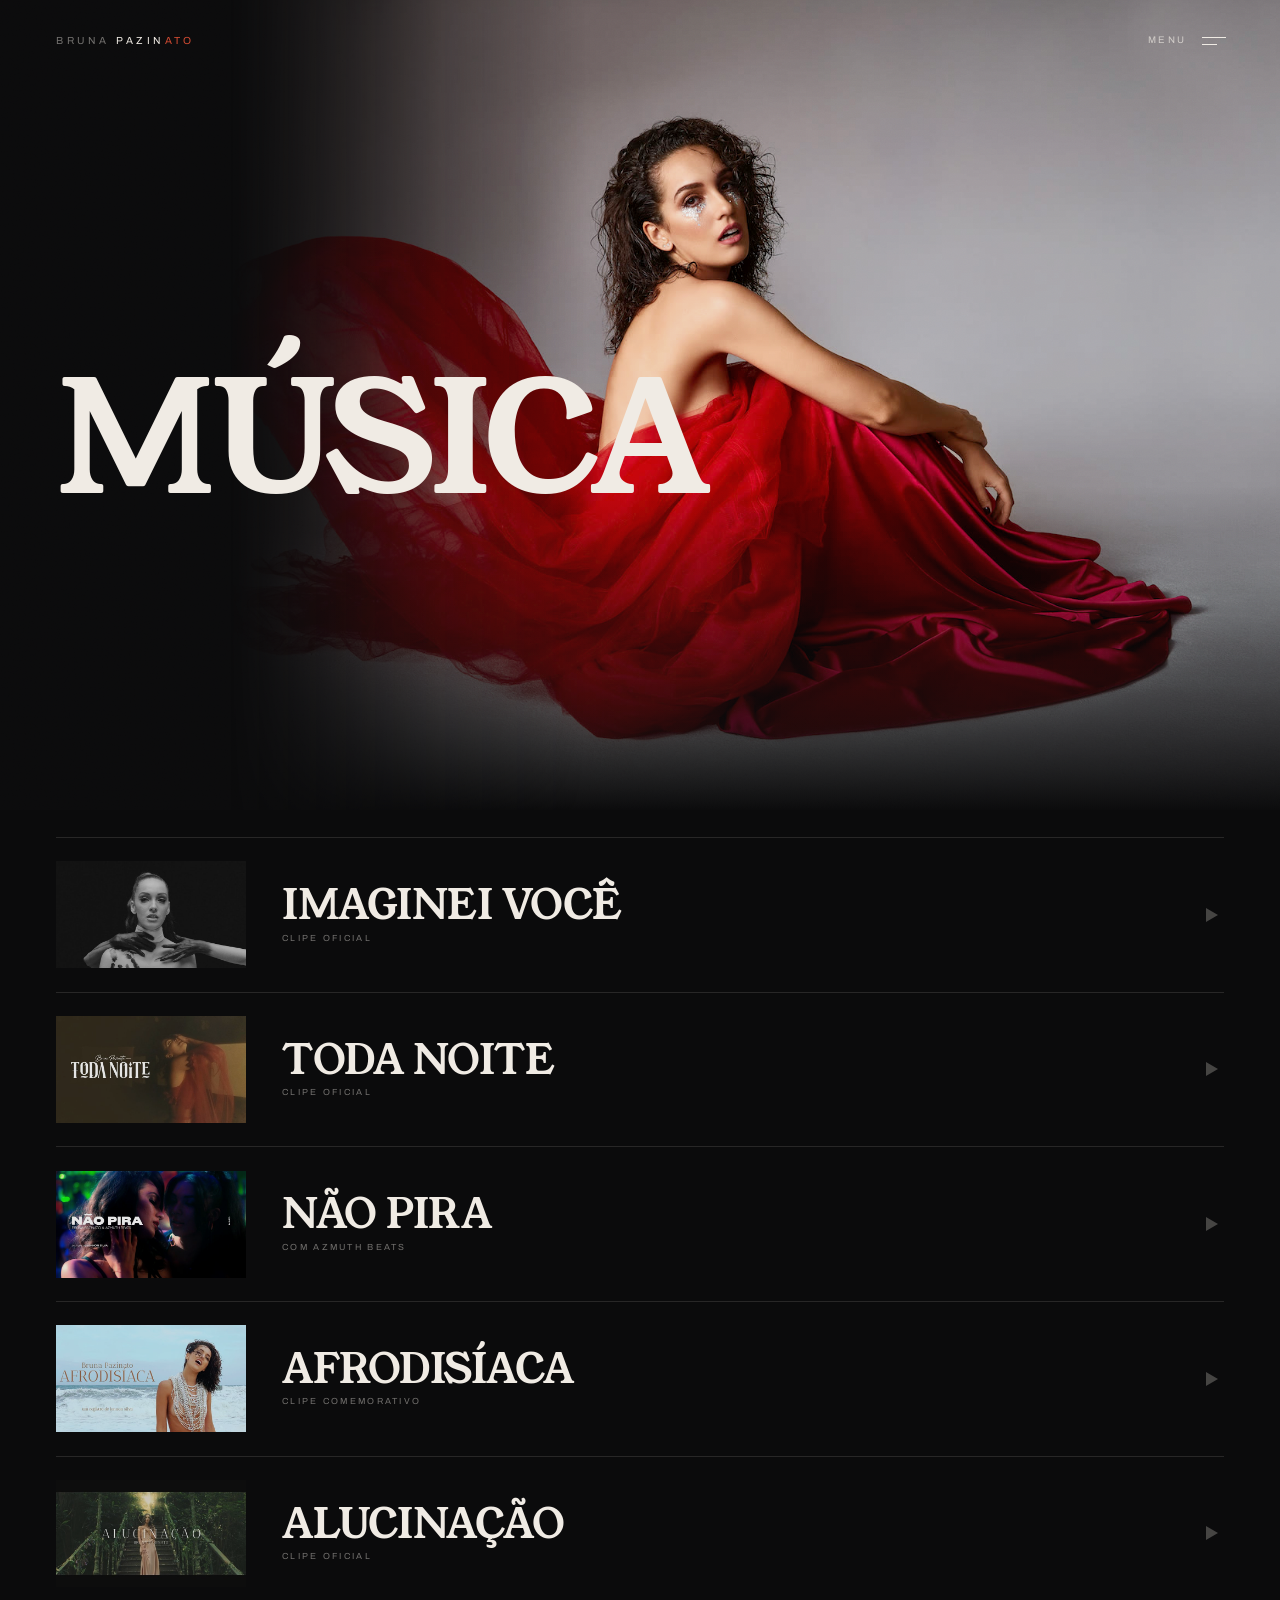
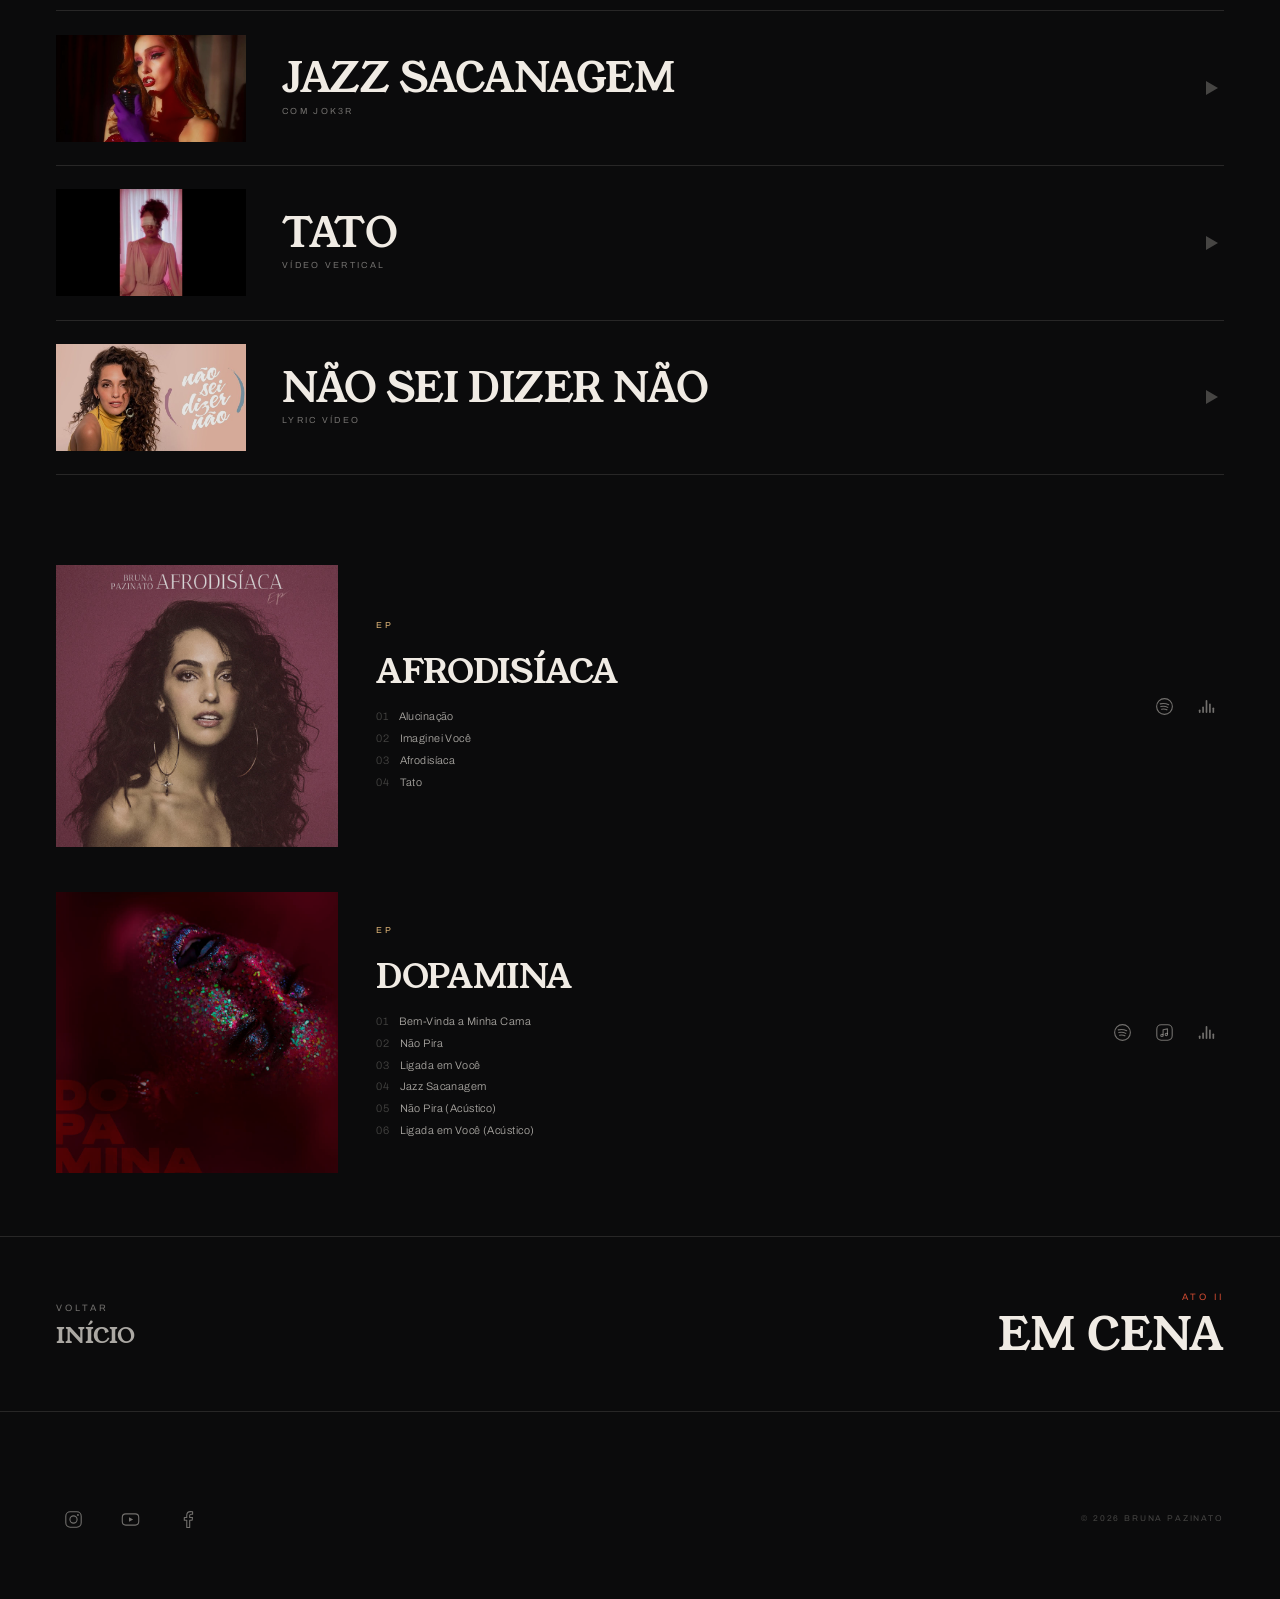
<file: musica.html>
<!doctype html>
<html lang="pt-BR">
<head>
<meta charset="utf-8">
<meta name="viewport" content="width=device-width, initial-scale=1">

<title>Ato I · Música | Bruna Pazinato</title>
<meta name="description" content="Os clipes de Bruna Pazinato: Imaginei Você, Toda Noite, Não Pira, Afrodisíaca, Alucinação, Jazz Sacanagem, Tato e Não Sei Dizer Não.">
<meta name="theme-color" content="#0B0B0C">
<meta name="color-scheme" content="dark">

<meta property="og:type" content="website">
<meta property="og:locale" content="pt_BR">
<meta property="og:title" content="Ato I · Música | Bruna Pazinato">
<meta property="og:description" content="Oito clipes.">
<meta property="og:url" content="https://brunapazinato.com/musica.html">
<meta property="og:site_name" content="Bruna Pazinato">

<meta property="og:image" content="https://brunapazinato.com/assets/img/compartilhar.jpg">
<meta property="og:image:width" content="1200">
<meta property="og:image:height" content="630">
<meta property="og:image:alt" content="Bruna Pazinato, retrato sobre fundo vermelho">

<meta name="twitter:card" content="summary_large_image">
<meta name="twitter:title" content="Ato I · Música | Bruna Pazinato">
<meta name="twitter:description" content="Oito clipes.">
<meta name="twitter:image" content="https://brunapazinato.com/assets/img/compartilhar.jpg">

<link rel="canonical" href="https://brunapazinato.com/musica.html">

<link rel="icon" href="assets/img/favicon.svg" type="image/svg+xml">
<link rel="icon" href="assets/img/favicon-32.png" sizes="32x32" type="image/png">

<link rel="apple-touch-icon" href="assets/img/apple-touch-icon.png">
<link rel="manifest" href="site.webmanifest">

<link rel="preconnect" href="https://fonts.googleapis.com">
<link rel="preconnect" href="https://fonts.gstatic.com" crossorigin>
<link rel="preconnect" href="https://i.ytimg.com">
<link rel="stylesheet" href="https://fonts.googleapis.com/css2?family=Archivo:wght@300..600&family=Fraunces:opsz,wght@9..144,300..800&family=Young+Serif&display=swap">

<link rel="stylesheet" href="assets/css/base.css?v=202610021000">
<link rel="stylesheet" href="assets/css/header.css?v=202610022230">
<link rel="stylesheet" href="assets/css/rodape.css?v=202610021000">
<link rel="stylesheet" href="assets/css/ato.css?v=202610021000">
<link rel="stylesheet" href="assets/css/musica.css?v=202610021000">
<link rel="stylesheet" href="assets/css/discos.css?v=202610021000">
<link rel="stylesheet" href="assets/css/player.css?v=202610021000">

<link rel="stylesheet" href="assets/css/mobile.css?v=202610021000">
<script>document.documentElement.classList.add('js');</script>

<script type="application/ld+json">
[
  {
    "@context": "https://schema.org",
    "@type": "MusicAlbum",
    "name": "Afrodisíaca",
    "albumReleaseType": "https://schema.org/EPRelease",
    "byArtist": { "@type": "Person", "name": "Bruna Pazinato", "url": "https://brunapazinato.com/" },
    "image": "https://brunapazinato.com/assets/img/discos/afrodisiaca.jpg",
    "numTracks": 4,
    "track": [
      { "@type": "MusicRecording", "name": "Alucinação", "position": 1 },
      { "@type": "MusicRecording", "name": "Imaginei Você", "position": 2 },
      { "@type": "MusicRecording", "name": "Afrodisíaca", "position": 3 },
      { "@type": "MusicRecording", "name": "Tato", "position": 4 }
    ],
    "sameAs": [
      "https://open.spotify.com/album/0brQRcdplwzQ11NxQKjmI7",
      "https://www.deezer.com/album/222559222"
    ]
  },
  {
    "@context": "https://schema.org",
    "@type": "MusicAlbum",
    "name": "Dopamina",
    "albumReleaseType": "https://schema.org/EPRelease",
    "byArtist": { "@type": "Person", "name": "Bruna Pazinato", "url": "https://brunapazinato.com/" },
    "image": "https://brunapazinato.com/assets/img/discos/dopamina.jpg",
    "numTracks": 6,
    "track": [
      { "@type": "MusicRecording", "name": "Bem-Vinda a Minha Cama", "position": 1 },
      { "@type": "MusicRecording", "name": "Não Pira", "position": 2 },
      { "@type": "MusicRecording", "name": "Ligada em Você", "position": 3 },
      { "@type": "MusicRecording", "name": "Jazz Sacanagem", "position": 4 },
      { "@type": "MusicRecording", "name": "Não Pira (Acústico)", "position": 5 },
      { "@type": "MusicRecording", "name": "Ligada em Você (Acústico)", "position": 6 }
    ],
    "sameAs": [
      "https://open.spotify.com/album/660BmSq68nxamTyIBzfrRt",
      "https://music.apple.com/br/album/dopamina-ep/1658927286",
      "https://www.deezer.com/album/384988357"
    ]
  }
]
</script>

<script type="application/ld+json">
{
  "@context": "https://schema.org",
  "@type": "BreadcrumbList",
  "itemListElement": [
    { "@type": "ListItem", "position": 1, "name": "Início", "item": "https://brunapazinato.com/" },
    { "@type": "ListItem", "position": 2, "name": "Ato I · Música", "item": "https://brunapazinato.com/musica.html" }
  ]
}
</script>
</head>

<body>

<a class="skip-link" href="#conteudo">Ir para o conteúdo</a>

<header class="header" id="topo">

  <a class="brand" href="index.html" aria-label="Bruna Pazinato, início">
    <span class="brand__first">Bruna</span>
    <span class="brand__last">Pazin<span class="ato">ato</span></span>
  </a>

  <nav class="nav" aria-label="Navegação principal">
    <ul class="nav__list">
      <li class="nav__item"><a href="musica.html">Música</a></li>
      <li class="nav__item"><a href="em-cena.html">Em cena</a></li>
      <li class="nav__item"><a href="ao-vivo.html">Ao vivo</a></li>
      <li class="nav__item"><a href="trajetoria.html">Trajetória</a></li>
      <li class="nav__item"><a href="contato.html">Contato</a></li>
    </ul>
  </nav>

  <button class="burger" type="button" aria-expanded="false" aria-controls="menu" aria-label="Abrir menu">
    <span class="burger__label" aria-hidden="true"></span>
    <span class="burger__lines" aria-hidden="true"><i></i><i></i></span>
  </button>

</header>

<div class="menu" id="menu" hidden>
  <nav class="menu__nav" aria-label="Navegação">
    <ul>
      <li><a href="index.html">Início</a></li>
      <li><a href="musica.html">Música</a></li>
      <li><a href="em-cena.html">Em cena</a></li>
      <li><a href="ao-vivo.html">Ao vivo</a></li>
      <li><a href="trajetoria.html">Trajetória</a></li>
      <li><a href="contato.html">Contato</a></li>
    </ul>
  </nav>
  <div class="menu__rodape">
    <ul class="menu__redes">
      <li><a href="https://instagram.com/bpazinato" target="_blank" rel="noopener" aria-label="Instagram">
        <svg viewBox="0 0 24 24" fill="none" stroke="currentColor" stroke-width="1.25" aria-hidden="true" focusable="false">
          <rect x="3.2" y="3.2" width="17.6" height="17.6" rx="5"/>
          <circle cx="12" cy="12" r="4.1"/>
          <circle cx="17.1" cy="6.9" r="1.05" fill="currentColor" stroke="none"/>
        </svg>
      </a></li>
      <li><a href="https://www.youtube.com/channel/UCs1HlGrYMuPxs7Hd3xBVKPA" target="_blank" rel="noopener" aria-label="YouTube">
        <svg viewBox="0 0 24 24" fill="none" stroke="currentColor" stroke-width="1.25" aria-hidden="true" focusable="false">
          <rect x="2.6" y="5.6" width="18.8" height="12.8" rx="4"/>
          <path d="M10.3 9.3v5.4l4.7-2.7z" fill="currentColor" stroke="none"/>
        </svg>
      </a></li>
      <li><a href="https://www.facebook.com/bpazinato" target="_blank" rel="noopener" aria-label="Facebook">
        <svg viewBox="0 0 24 24" fill="none" stroke="currentColor" stroke-width="1.25" stroke-linejoin="round" aria-hidden="true" focusable="false">
          <path d="M14.5 21.2v-8.3h2.8l.42-3.25H14.5V7.57c0-.94.26-1.58 1.61-1.58h1.72V3.08c-.3-.04-1.32-.13-2.5-.13-2.48 0-4.17 1.51-4.17 4.29v2.39H8.35v3.25h2.81v8.32z"/>
        </svg>
      </a></li>
    </ul>
  </div>
</div>

<main id="conteudo">

  <!-- abertura do ato -->
  <section class="abertura" style="--foto-borda: 18%; --foto-pos: 52% 44%; --foto-fade: 34%; --foto-brilho: .95">

    <figure class="abertura__figura" aria-hidden="true">
      <img class="abertura__foto" src="assets/img/abertura-musica.jpg?v=202610052000" alt="" width="1619" height="1080" decoding="async">
      <span class="abertura__veu"></span>
    </figure>

    <h1 class="abertura__titulo">Música</h1>

    <span class="grain" aria-hidden="true"></span>
  </section>

  <!-- as faixas -->
  <section class="faixas" aria-label="Clipes">
    <ol class="faixas__lista">

      <li class="faixa" data-reveal style="--i:0">
        <a class="faixa__link" href="https://www.youtube.com/watch?v=_xB9Nht_NVQ" data-video="_xB9Nht_NVQ" target="_blank" rel="noopener">
          <span class="faixa__still"><img src="assets/img/clipes/imaginei-voce.jpg" alt="Bruna Pazinato no clipe de Imaginei Você" width="720" height="405" loading="lazy" decoding="async"></span>
          <span class="faixa__texto">
            <span class="faixa__titulo">Imaginei Você</span>
            <span class="faixa__nota">Clipe oficial</span>
          </span>
          <span class="faixa__play" aria-hidden="true"></span>
        </a>
      </li>

      <li class="faixa" data-reveal style="--i:1">
        <a class="faixa__link" href="https://www.youtube.com/watch?v=5VfAi6pTGfU" data-video="5VfAi6pTGfU" target="_blank" rel="noopener">
          <span class="faixa__still"><img src="assets/img/clipes/toda-noite.jpg" alt="Bruna Pazinato no clipe de Toda Noite" width="720" height="405" loading="lazy" decoding="async"></span>
          <span class="faixa__texto">
            <span class="faixa__titulo">Toda Noite</span>
            <span class="faixa__nota">Clipe oficial</span>
          </span>
          <span class="faixa__play" aria-hidden="true"></span>
        </a>
      </li>

      <li class="faixa" data-reveal style="--i:2">
        <a class="faixa__link" href="https://www.youtube.com/watch?v=0DDPbYIRLao" data-video="0DDPbYIRLao" target="_blank" rel="noopener">
          <span class="faixa__still"><img src="assets/img/clipes/nao-pira.jpg" alt="Bruna Pazinato no clipe de Não Pira" width="720" height="405" loading="lazy" decoding="async"></span>
          <span class="faixa__texto">
            <span class="faixa__titulo">Não Pira</span>
            <span class="faixa__nota">com Azmuth Beats</span>
          </span>
          <span class="faixa__play" aria-hidden="true"></span>
        </a>
      </li>

      <li class="faixa" data-reveal style="--i:3">
        <a class="faixa__link" href="https://www.youtube.com/watch?v=Fl-YV5onCJw" data-video="Fl-YV5onCJw" target="_blank" rel="noopener">
          <span class="faixa__still"><img src="assets/img/clipes/afrodisiaca.jpg" alt="Bruna Pazinato no clipe de Afrodisíaca" width="720" height="405" loading="lazy" decoding="async"></span>
          <span class="faixa__texto">
            <span class="faixa__titulo">Afrodisíaca</span>
            <span class="faixa__nota">Clipe comemorativo</span>
          </span>
          <span class="faixa__play" aria-hidden="true"></span>
        </a>
      </li>

      <li class="faixa" data-reveal style="--i:4">
        <a class="faixa__link" href="https://www.youtube.com/watch?v=TVgPs5HKgy0" data-video="TVgPs5HKgy0" target="_blank" rel="noopener">
          <span class="faixa__still"><img src="assets/img/clipes/alucinacao.jpg" alt="Bruna Pazinato no clipe de Alucinação" width="720" height="405" loading="lazy" decoding="async"></span>
          <span class="faixa__texto">
            <span class="faixa__titulo">Alucinação</span>
            <span class="faixa__nota">Clipe oficial</span>
          </span>
          <span class="faixa__play" aria-hidden="true"></span>
        </a>
      </li>

      <li class="faixa" data-reveal style="--i:5">
        <a class="faixa__link" href="https://www.youtube.com/watch?v=KrEUbQZV87g" data-video="KrEUbQZV87g" target="_blank" rel="noopener">
          <span class="faixa__still"><img src="assets/img/clipes/jazz-sacanagem.jpg" alt="Bruna Pazinato no clipe de Jazz Sacanagem" width="720" height="405" loading="lazy" decoding="async"></span>
          <span class="faixa__texto">
            <span class="faixa__titulo">Jazz Sacanagem</span>
            <span class="faixa__nota">com JOK3R</span>
          </span>
          <span class="faixa__play" aria-hidden="true"></span>
        </a>
      </li>

      <li class="faixa" data-reveal style="--i:6">
        <a class="faixa__link" href="https://www.youtube.com/watch?v=1sfQI7mvU8M" data-video="1sfQI7mvU8M" data-formato="vertical" target="_blank" rel="noopener">
          <span class="faixa__still"><img src="assets/img/clipes/tato.jpg" alt="Bruna Pazinato no clipe de Tato" width="720" height="405" loading="lazy" decoding="async"></span>
          <span class="faixa__texto">
            <span class="faixa__titulo">Tato</span>
            <span class="faixa__nota">Vídeo vertical</span>
          </span>
          <span class="faixa__play" aria-hidden="true"></span>
        </a>
      </li>

      <li class="faixa" data-reveal style="--i:7">
        <a class="faixa__link" href="https://www.youtube.com/watch?v=PMwnzVYws5g" data-video="PMwnzVYws5g" target="_blank" rel="noopener">
          <span class="faixa__still"><img src="assets/img/clipes/nao-sei-dizer-nao.jpg" alt="Bruna Pazinato no clipe de Não Sei Dizer Não" width="720" height="405" loading="lazy" decoding="async"></span>
          <span class="faixa__texto">
            <span class="faixa__titulo">Não Sei Dizer Não</span>
            <span class="faixa__nota">Lyric vídeo</span>
          </span>
          <span class="faixa__play" aria-hidden="true"></span>
        </a>
      </li>

    </ol>
  </section>

  <!-- os discos -->
  <section class="discos" aria-label="EPs">
    <ul class="discos__lista">

      <li class="disco" data-reveal style="--i:0">
        <a class="disco__capa" href="https://open.spotify.com/album/0brQRcdplwzQ11NxQKjmI7" target="_blank" rel="noopener" aria-label="Ouvir o EP Afrodisíaca no Spotify">
          <img src="assets/img/discos/afrodisiaca.jpg" alt="Capa do EP Afrodisíaca" width="800" height="800" loading="lazy" decoding="async">
        </a>
        <div class="disco__texto">
          <p class="disco__tipo">EP</p>
          <h2 class="disco__nome">Afrodisíaca</h2>
          <ol class="disco__faixas">
            <li><i>01</i>Alucinação</li>
            <li><i>02</i>Imaginei Você</li>
            <li><i>03</i>Afrodisíaca</li>
            <li><i>04</i>Tato</li>
          </ol>
        </div>

        <ul class="disco__onde">
          <li><a href="https://open.spotify.com/album/0brQRcdplwzQ11NxQKjmI7" target="_blank" rel="noopener" aria-label="Afrodisíaca no Spotify">
            <svg viewBox="0 0 24 24" fill="none" stroke="currentColor" stroke-width="1.25" stroke-linecap="round" aria-hidden="true" focusable="false">
              <circle cx="12" cy="12" r="9"/>
              <path d="M7.1 9c3.2-.85 6.7-.5 9.7 1"/>
              <path d="M7.8 12.1c2.6-.66 5.5-.4 7.9.9"/>
              <path d="M8.6 15.1c2-.5 4.3-.3 6.2.7"/>
            </svg>
          </a></li>
          <li><a href="https://www.deezer.com/album/222559222" target="_blank" rel="noopener" aria-label="Afrodisíaca no Deezer">
            <svg viewBox="0 0 24 24" fill="none" stroke="currentColor" stroke-width="1.9" stroke-linecap="round" aria-hidden="true" focusable="false">
              <path d="M4.2 16.4v2.2"/>
              <path d="M8.1 12.9v5.7"/>
              <path d="M12 5.4v13.2"/>
              <path d="M15.9 9.6v9"/>
              <path d="M19.8 14v4.6"/>
            </svg>
          </a></li>
        </ul>
      </li>

      <li class="disco" data-reveal style="--i:1">
        <a class="disco__capa" href="https://open.spotify.com/album/660BmSq68nxamTyIBzfrRt" target="_blank" rel="noopener" aria-label="Ouvir o EP Dopamina no Spotify">
          <img src="assets/img/discos/dopamina.jpg" alt="Capa do EP Dopamina" width="800" height="800" loading="lazy" decoding="async">
        </a>
        <div class="disco__texto">
          <p class="disco__tipo">EP</p>
          <h2 class="disco__nome">Dopamina</h2>
          <ol class="disco__faixas">
            <li><i>01</i>Bem-Vinda a Minha Cama</li>
            <li><i>02</i>Não Pira</li>
            <li><i>03</i>Ligada em Você</li>
            <li><i>04</i>Jazz Sacanagem</li>
            <li><i>05</i>Não Pira (Acústico)</li>
            <li><i>06</i>Ligada em Você (Acústico)</li>
          </ol>
        </div>

        <ul class="disco__onde">
          <li><a href="https://open.spotify.com/album/660BmSq68nxamTyIBzfrRt" target="_blank" rel="noopener" aria-label="Dopamina no Spotify">
            <svg viewBox="0 0 24 24" fill="none" stroke="currentColor" stroke-width="1.25" stroke-linecap="round" aria-hidden="true" focusable="false">
              <circle cx="12" cy="12" r="9"/>
              <path d="M7.1 9c3.2-.85 6.7-.5 9.7 1"/>
              <path d="M7.8 12.1c2.6-.66 5.5-.4 7.9.9"/>
              <path d="M8.6 15.1c2-.5 4.3-.3 6.2.7"/>
            </svg>
          </a></li>
          <li><a href="https://music.apple.com/br/album/dopamina-ep/1658927286" target="_blank" rel="noopener" aria-label="Dopamina no Apple Music">
            <svg viewBox="0 0 24 24" fill="none" stroke="currentColor" stroke-width="1.25" stroke-linejoin="round" aria-hidden="true" focusable="false">
              <rect x="3.2" y="3.2" width="17.6" height="17.6" rx="5"/>
              <path d="M10.4 15.1V8.9l5-1.05v6.2"/>
              <circle cx="9.1" cy="15.3" r="1.35"/>
              <circle cx="14.1" cy="14.2" r="1.35"/>
            </svg>
          </a></li>
          <li><a href="https://www.deezer.com/album/384988357" target="_blank" rel="noopener" aria-label="Dopamina no Deezer">
            <svg viewBox="0 0 24 24" fill="none" stroke="currentColor" stroke-width="1.9" stroke-linecap="round" aria-hidden="true" focusable="false">
              <path d="M4.2 16.4v2.2"/>
              <path d="M8.1 12.9v5.7"/>
              <path d="M12 5.4v13.2"/>
              <path d="M15.9 9.6v9"/>
              <path d="M19.8 14v4.6"/>
            </svg>
          </a></li>
        </ul>
      </li>

    </ul>
  </section>

  <!-- passagem para o próximo ato -->
  <nav class="passagem" aria-label="Navegação entre atos">
    <a class="passagem__link" href="index.html">
      <span class="passagem__rotulo">Voltar</span>
      <span class="passagem__nome">Início</span>
    </a>
    <a class="passagem__link passagem__link--proximo" href="em-cena.html">
      <span class="passagem__rotulo">Ato II</span>
      <span class="passagem__nome">Em cena</span>
    </a>
  </nav>

</main>

<!-- rodapé -->
<footer class="rodape">

  <ul class="rodape__redes">
    <li><a href="https://instagram.com/bpazinato" target="_blank" rel="noopener" aria-label="Instagram">
      <svg viewBox="0 0 24 24" fill="none" stroke="currentColor" stroke-width="1.25" aria-hidden="true" focusable="false">
        <rect x="3.2" y="3.2" width="17.6" height="17.6" rx="5"/>
        <circle cx="12" cy="12" r="4.1"/>
        <circle cx="17.1" cy="6.9" r="1.05" fill="currentColor" stroke="none"/>
      </svg>
    </a></li>
    <li><a href="https://www.youtube.com/channel/UCs1HlGrYMuPxs7Hd3xBVKPA" target="_blank" rel="noopener" aria-label="YouTube">
      <svg viewBox="0 0 24 24" fill="none" stroke="currentColor" stroke-width="1.25" aria-hidden="true" focusable="false">
        <rect x="2.6" y="5.6" width="18.8" height="12.8" rx="4"/>
        <path d="M10.3 9.3v5.4l4.7-2.7z" fill="currentColor" stroke="none"/>
      </svg>
    </a></li>
    <li><a href="https://www.facebook.com/bpazinato" target="_blank" rel="noopener" aria-label="Facebook">
      <svg viewBox="0 0 24 24" fill="none" stroke="currentColor" stroke-width="1.25" stroke-linejoin="round" aria-hidden="true" focusable="false">
        <path d="M14.5 21.2v-8.3h2.8l.42-3.25H14.5V7.57c0-.94.26-1.58 1.61-1.58h1.72V3.08c-.3-.04-1.32-.13-2.5-.13-2.48 0-4.17 1.51-4.17 4.29v2.39H8.35v3.25h2.81v8.32z"/>
      </svg>
    </a></li>
  </ul>

  <p class="rodape__direitos">© 2026 Bruna Pazinato</p>

</footer>

<div class="player" id="player" hidden>
  <button class="player__fechar" type="button" aria-label="Fechar vídeo">
    <span aria-hidden="true"></span>
  </button>
  <div class="player__quadro"></div>
</div>

<script src="assets/js/pronto.js?v=202610021000" defer></script>
<script src="assets/js/nav.js?v=202610022200" defer></script>
<script src="assets/js/reveal.js?v=202610021000" defer></script>
<script src="assets/js/player.js?v=202610021000" defer></script>

</body>
</html>
</file>
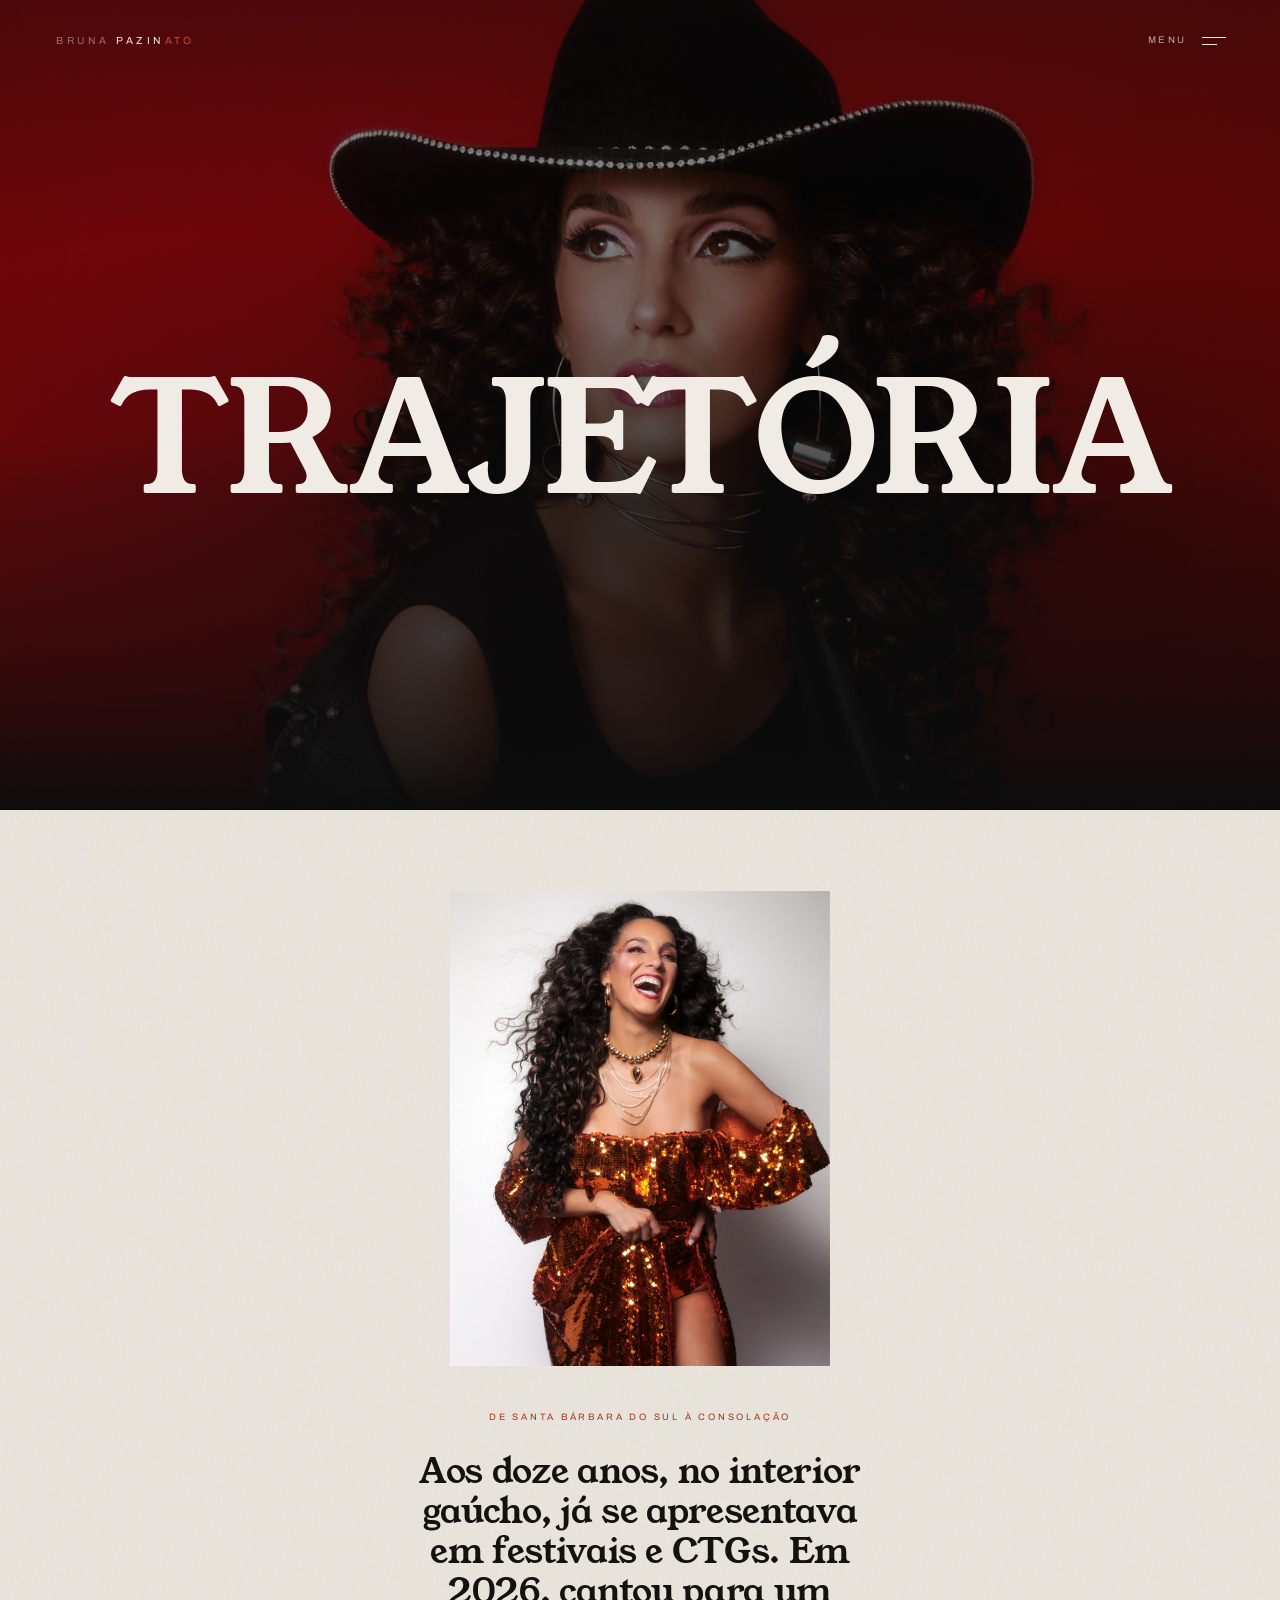
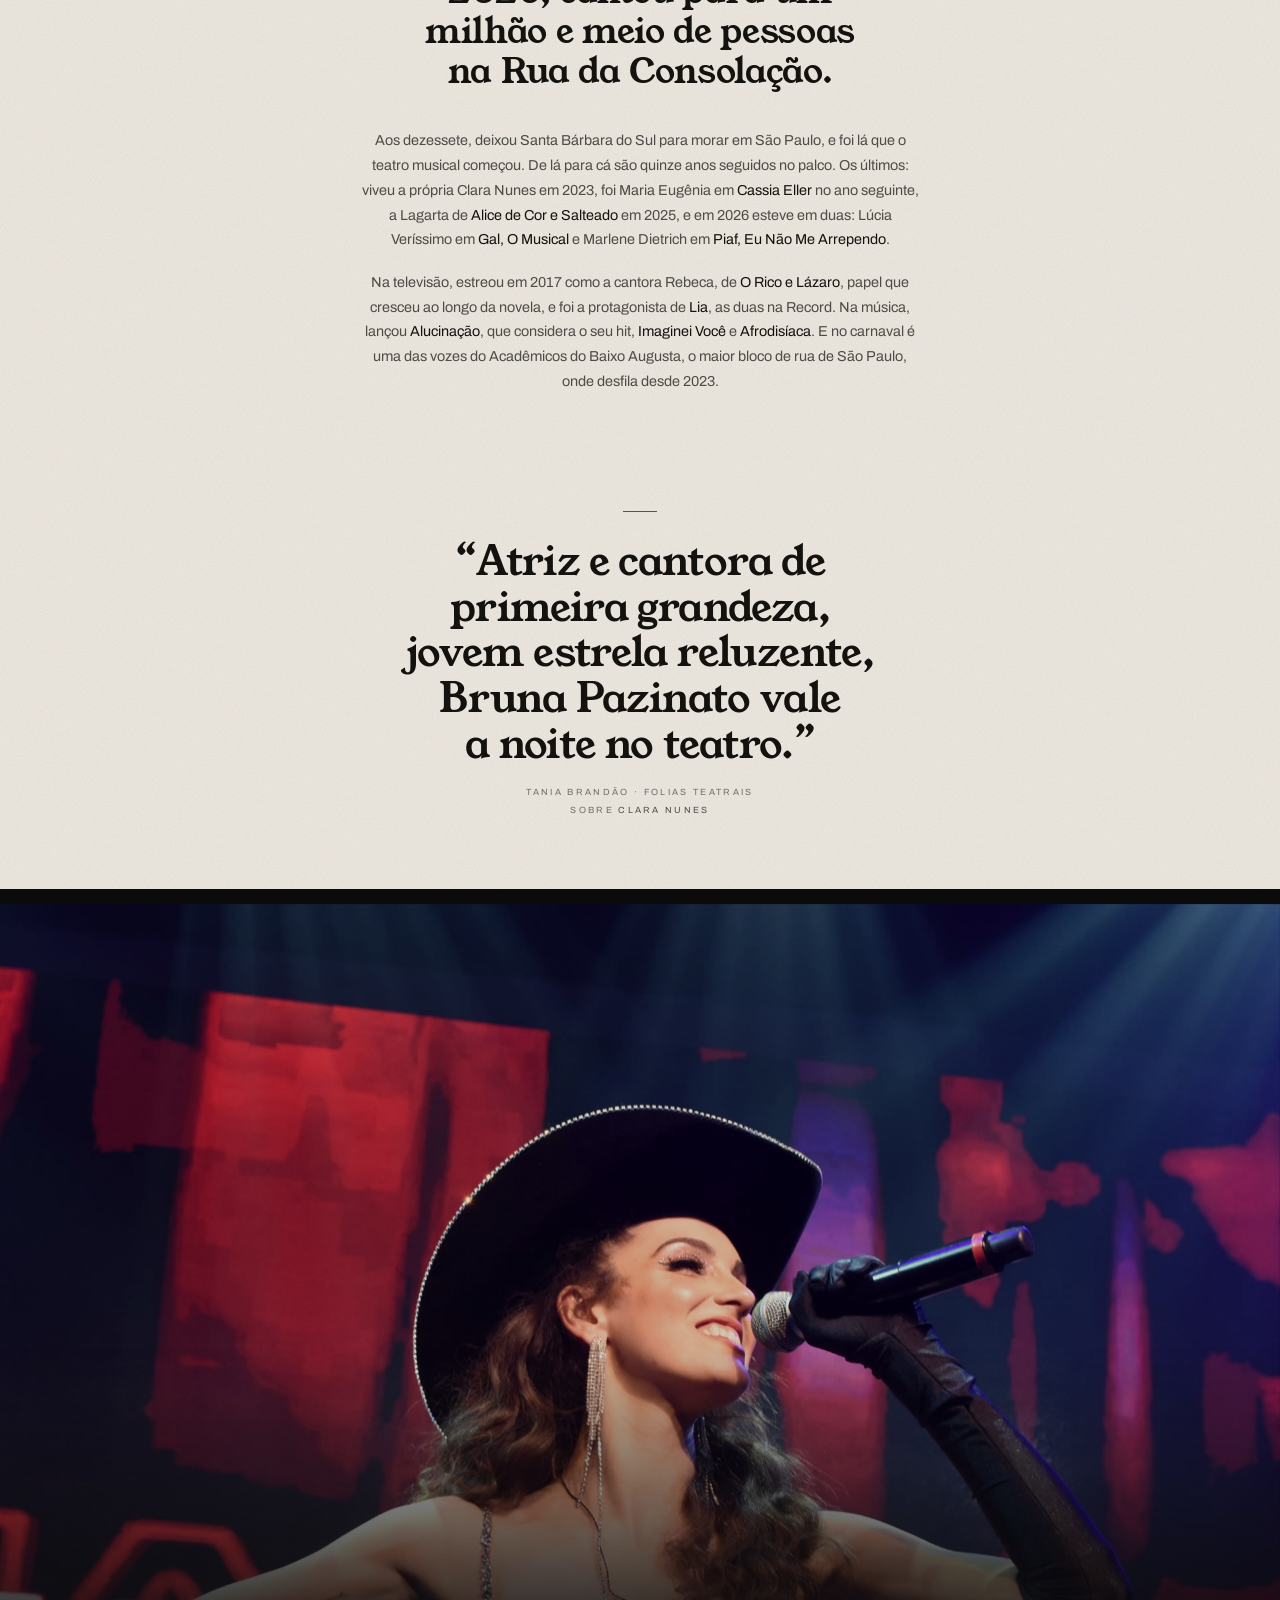
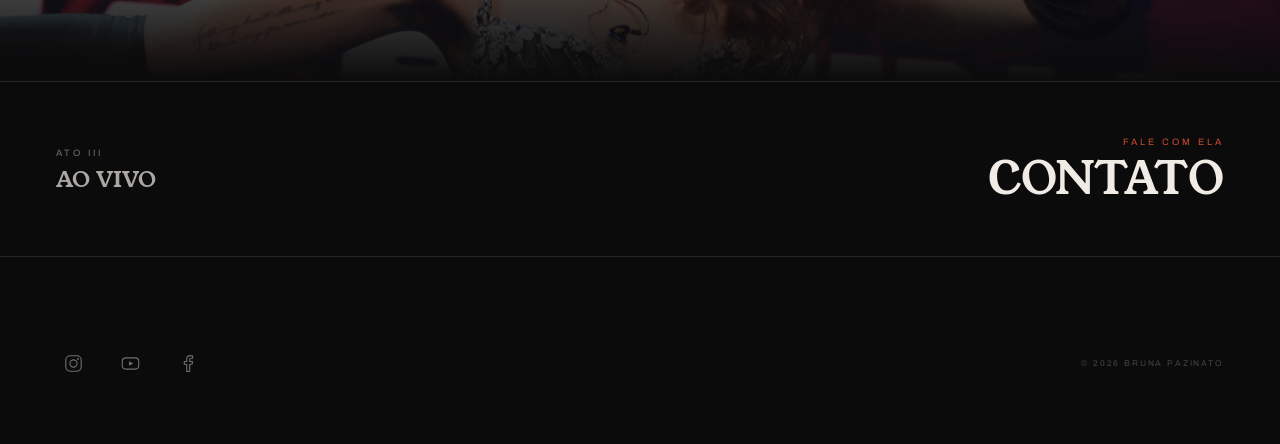
<file: trajetoria.html>
<!doctype html>
<html lang="pt-BR">
<head>
<meta charset="utf-8">
<meta name="viewport" content="width=device-width, initial-scale=1">

<title>Trajetória | Bruna Pazinato</title>
<meta name="description" content="A trajetória de Bruna Pazinato, de Santa Bárbara do Sul à Rua da Consolação: teatro musical, televisão, música e carnaval.">
<meta name="theme-color" content="#0B0B0C">
<meta name="color-scheme" content="dark light">

<meta property="og:type" content="website">
<meta property="og:locale" content="pt_BR">
<meta property="og:title" content="Trajetória | Bruna Pazinato">
<meta property="og:description" content="De Santa Bárbara do Sul à Rua da Consolação.">
<meta property="og:url" content="https://brunapazinato.com/trajetoria.html">
<meta property="og:site_name" content="Bruna Pazinato">

<meta property="og:image" content="https://brunapazinato.com/assets/img/compartilhar.jpg">
<meta property="og:image:width" content="1200">
<meta property="og:image:height" content="630">
<meta property="og:image:alt" content="Bruna Pazinato, retrato sobre fundo vermelho">

<meta name="twitter:card" content="summary_large_image">
<meta name="twitter:title" content="Trajetória | Bruna Pazinato">
<meta name="twitter:description" content="De Santa Bárbara do Sul à Rua da Consolação.">
<meta name="twitter:image" content="https://brunapazinato.com/assets/img/compartilhar.jpg">

<link rel="canonical" href="https://brunapazinato.com/trajetoria.html">

<link rel="icon" href="assets/img/favicon.svg" type="image/svg+xml">
<link rel="icon" href="assets/img/favicon-32.png" sizes="32x32" type="image/png">

<link rel="apple-touch-icon" href="assets/img/apple-touch-icon.png">
<link rel="manifest" href="site.webmanifest">

<link rel="preconnect" href="https://fonts.googleapis.com">
<link rel="preconnect" href="https://fonts.gstatic.com" crossorigin>
<link rel="stylesheet" href="https://fonts.googleapis.com/css2?family=Archivo:wght@300..600&family=Fraunces:opsz,wght@9..144,300..800&family=Young+Serif&display=swap">

<link rel="stylesheet" href="assets/css/base.css?v=202610021000">
<link rel="stylesheet" href="assets/css/header.css?v=202610022230">
<link rel="stylesheet" href="assets/css/rodape.css?v=202610021000">
<link rel="stylesheet" href="assets/css/ato.css?v=202610021000">
<link rel="stylesheet" href="assets/css/trajetoria.css?v=202610021000">

<link rel="stylesheet" href="assets/css/mobile.css?v=202610021000">
<script>document.documentElement.classList.add('js');</script>

<script type="application/ld+json">
{
  "@context": "https://schema.org",
  "@type": "BreadcrumbList",
  "itemListElement": [
    { "@type": "ListItem", "position": 1, "name": "Início", "item": "https://brunapazinato.com/" },
    { "@type": "ListItem", "position": 2, "name": "Trajetória", "item": "https://brunapazinato.com/trajetoria.html" }
  ]
}
</script>
</head>

<body>

<a class="skip-link" href="#conteudo">Ir para o conteúdo</a>

<header class="header" id="topo">

  <a class="brand" href="index.html" aria-label="Bruna Pazinato, início">
    <span class="brand__first">Bruna</span>
    <span class="brand__last">Pazin<span class="ato">ato</span></span>
  </a>

  <nav class="nav" aria-label="Navegação principal">
    <ul class="nav__list">
      <li class="nav__item"><a href="musica.html">Música</a></li>
      <li class="nav__item"><a href="em-cena.html">Em cena</a></li>
      <li class="nav__item"><a href="ao-vivo.html">Ao vivo</a></li>
      <li class="nav__item"><a href="trajetoria.html" aria-current="page">Trajetória</a></li>
      <li class="nav__item"><a href="contato.html">Contato</a></li>
    </ul>
  </nav>

  <button class="burger" type="button" aria-expanded="false" aria-controls="menu" aria-label="Abrir menu">
    <span class="burger__label" aria-hidden="true"></span>
    <span class="burger__lines" aria-hidden="true"><i></i><i></i></span>
  </button>

</header>

<div class="menu" id="menu" hidden>
  <nav class="menu__nav" aria-label="Navegação">
    <ul>
      <li><a href="index.html">Início</a></li>
      <li><a href="musica.html">Música</a></li>
      <li><a href="em-cena.html">Em cena</a></li>
      <li><a href="ao-vivo.html">Ao vivo</a></li>
      <li><a href="trajetoria.html" aria-current="page">Trajetória</a></li>
      <li><a href="contato.html">Contato</a></li>
    </ul>
  </nav>
  <div class="menu__rodape">
    <ul class="menu__redes">
      <li><a href="https://instagram.com/bpazinato" target="_blank" rel="noopener" aria-label="Instagram">
        <svg viewBox="0 0 24 24" fill="none" stroke="currentColor" stroke-width="1.25" aria-hidden="true" focusable="false">
          <rect x="3.2" y="3.2" width="17.6" height="17.6" rx="5"/>
          <circle cx="12" cy="12" r="4.1"/>
          <circle cx="17.1" cy="6.9" r="1.05" fill="currentColor" stroke="none"/>
        </svg>
      </a></li>
      <li><a href="https://www.youtube.com/channel/UCs1HlGrYMuPxs7Hd3xBVKPA" target="_blank" rel="noopener" aria-label="YouTube">
        <svg viewBox="0 0 24 24" fill="none" stroke="currentColor" stroke-width="1.25" aria-hidden="true" focusable="false">
          <rect x="2.6" y="5.6" width="18.8" height="12.8" rx="4"/>
          <path d="M10.3 9.3v5.4l4.7-2.7z" fill="currentColor" stroke="none"/>
        </svg>
      </a></li>
      <li><a href="https://www.facebook.com/bpazinato" target="_blank" rel="noopener" aria-label="Facebook">
        <svg viewBox="0 0 24 24" fill="none" stroke="currentColor" stroke-width="1.25" stroke-linejoin="round" aria-hidden="true" focusable="false">
          <path d="M14.5 21.2v-8.3h2.8l.42-3.25H14.5V7.57c0-.94.26-1.58 1.61-1.58h1.72V3.08c-.3-.04-1.32-.13-2.5-.13-2.48 0-4.17 1.51-4.17 4.29v2.39H8.35v3.25h2.81v8.32z"/>
        </svg>
      </a></li>
    </ul>
  </div>
</div>

<main id="conteudo">

  <!-- abertura -->
  <section class="abertura abertura--cheia" style="--foto-borda: 0%; --foto-pos: 50% 12%; --foto-fade: 0%; --foto-brilho: .82">

    <figure class="abertura__figura" aria-hidden="true">
      <img class="abertura__foto" src="assets/img/abertura-trajetoria.jpg" alt="" width="1600" height="2000" decoding="async">
      <span class="abertura__veu"></span>
    </figure>

    <h1 class="abertura__titulo">Trajetória</h1>

    <span class="grain" aria-hidden="true"></span>
  </section>

  <div class="folha claro">

    <section class="arco" aria-labelledby="arco-titulo">

      <figure class="arco__retrato">
        <img src="assets/img/trajetoria-retrato.jpg" alt="Retrato de Bruna Pazinato" width="1200" height="1500" decoding="async">
      </figure>

      <div class="arco__texto">
        <p class="rotulo" id="arco-titulo">De Santa Bárbara do Sul à Consolação</p>

        <p class="arco__frase">Aos doze anos, no interior gaúcho, já se apresentava em festivais e CTGs. Em 2026, cantou para um milhão e meio de pessoas na Rua da Consolação.</p>

        <div class="arco__corpo">
          <p>Aos dezessete, deixou Santa Bárbara do Sul para morar em São Paulo, e foi lá que o teatro musical começou. De lá para cá são quinze anos seguidos no palco. Os últimos: viveu a própria Clara Nunes em 2023, foi Maria Eugênia em <em>Cassia Eller</em> no ano seguinte, a Lagarta de <em>Alice de Cor e Salteado</em> em 2025, e em 2026 esteve em duas: Lúcia Veríssimo em <em>Gal, O Musical</em> e Marlene Dietrich em <em>Piaf, Eu Não Me Arrependo</em>.</p>
          <p>Na televisão, estreou em 2017 como a cantora Rebeca, de <em>O Rico e Lázaro</em>, papel que cresceu ao longo da novela, e foi a protagonista de <em>Lia</em>, as duas na Record. Na música, lançou <em>Alucinação</em>, que considera o seu hit, <em>Imaginei Você</em> e <em>Afrodisíaca</em>. E no carnaval é uma das vozes do Acadêmicos do Baixo Augusta, o maior bloco de rua de São Paulo, onde desfila desde 2023.</p>
        </div>
      </div>

    </section>

    <blockquote class="critica">
      <p>“Atriz e cantora de primeira grandeza, jovem estrela reluzente, Bruna Pazinato vale a noite no teatro.”</p>
      <cite>Tania Brandão · Folias Teatrais
        <span class="critica__obra">sobre <em>Clara Nunes</em></span></cite>
    </blockquote>

  </div>

  <figure class="fim" data-parallax>
    <img src="assets/img/fim-trajetoria.jpg?v=202609301700" alt="Bruna Pazinato no palco, com o próprio nome no telão atrás" width="2400" height="1200" decoding="async">
  </figure>
  <!-- passagem -->
  <nav class="passagem" aria-label="Navegação entre páginas">
    <a class="passagem__link" href="ao-vivo.html">
      <span class="passagem__rotulo">Ato III</span>
      <span class="passagem__nome">Ao vivo</span>
    </a>
    <a class="passagem__link passagem__link--proximo" href="contato.html">
      <span class="passagem__rotulo">Fale com ela</span>
      <span class="passagem__nome">Contato</span>
    </a>
  </nav>

</main>

<!-- rodapé -->
<footer class="rodape">

  <ul class="rodape__redes">
    <li><a href="https://instagram.com/bpazinato" target="_blank" rel="noopener" aria-label="Instagram">
      <svg viewBox="0 0 24 24" fill="none" stroke="currentColor" stroke-width="1.25" aria-hidden="true" focusable="false">
        <rect x="3.2" y="3.2" width="17.6" height="17.6" rx="5"/>
        <circle cx="12" cy="12" r="4.1"/>
        <circle cx="17.1" cy="6.9" r="1.05" fill="currentColor" stroke="none"/>
      </svg>
    </a></li>
    <li><a href="https://www.youtube.com/channel/UCs1HlGrYMuPxs7Hd3xBVKPA" target="_blank" rel="noopener" aria-label="YouTube">
      <svg viewBox="0 0 24 24" fill="none" stroke="currentColor" stroke-width="1.25" aria-hidden="true" focusable="false">
        <rect x="2.6" y="5.6" width="18.8" height="12.8" rx="4"/>
        <path d="M10.3 9.3v5.4l4.7-2.7z" fill="currentColor" stroke="none"/>
      </svg>
    </a></li>
    <li><a href="https://www.facebook.com/bpazinato" target="_blank" rel="noopener" aria-label="Facebook">
      <svg viewBox="0 0 24 24" fill="none" stroke="currentColor" stroke-width="1.25" stroke-linejoin="round" aria-hidden="true" focusable="false">
        <path d="M14.5 21.2v-8.3h2.8l.42-3.25H14.5V7.57c0-.94.26-1.58 1.61-1.58h1.72V3.08c-.3-.04-1.32-.13-2.5-.13-2.48 0-4.17 1.51-4.17 4.29v2.39H8.35v3.25h2.81v8.32z"/>
      </svg>
    </a></li>
  </ul>

  <p class="rodape__direitos">© 2026 Bruna Pazinato</p>

</footer>

<script src="assets/js/pronto.js?v=202610021000" defer></script>
<script src="assets/js/nav.js?v=202610022200" defer></script>
<script src="assets/js/parallax.js?v=202610021000" defer></script>

</body>
</html>
</file>
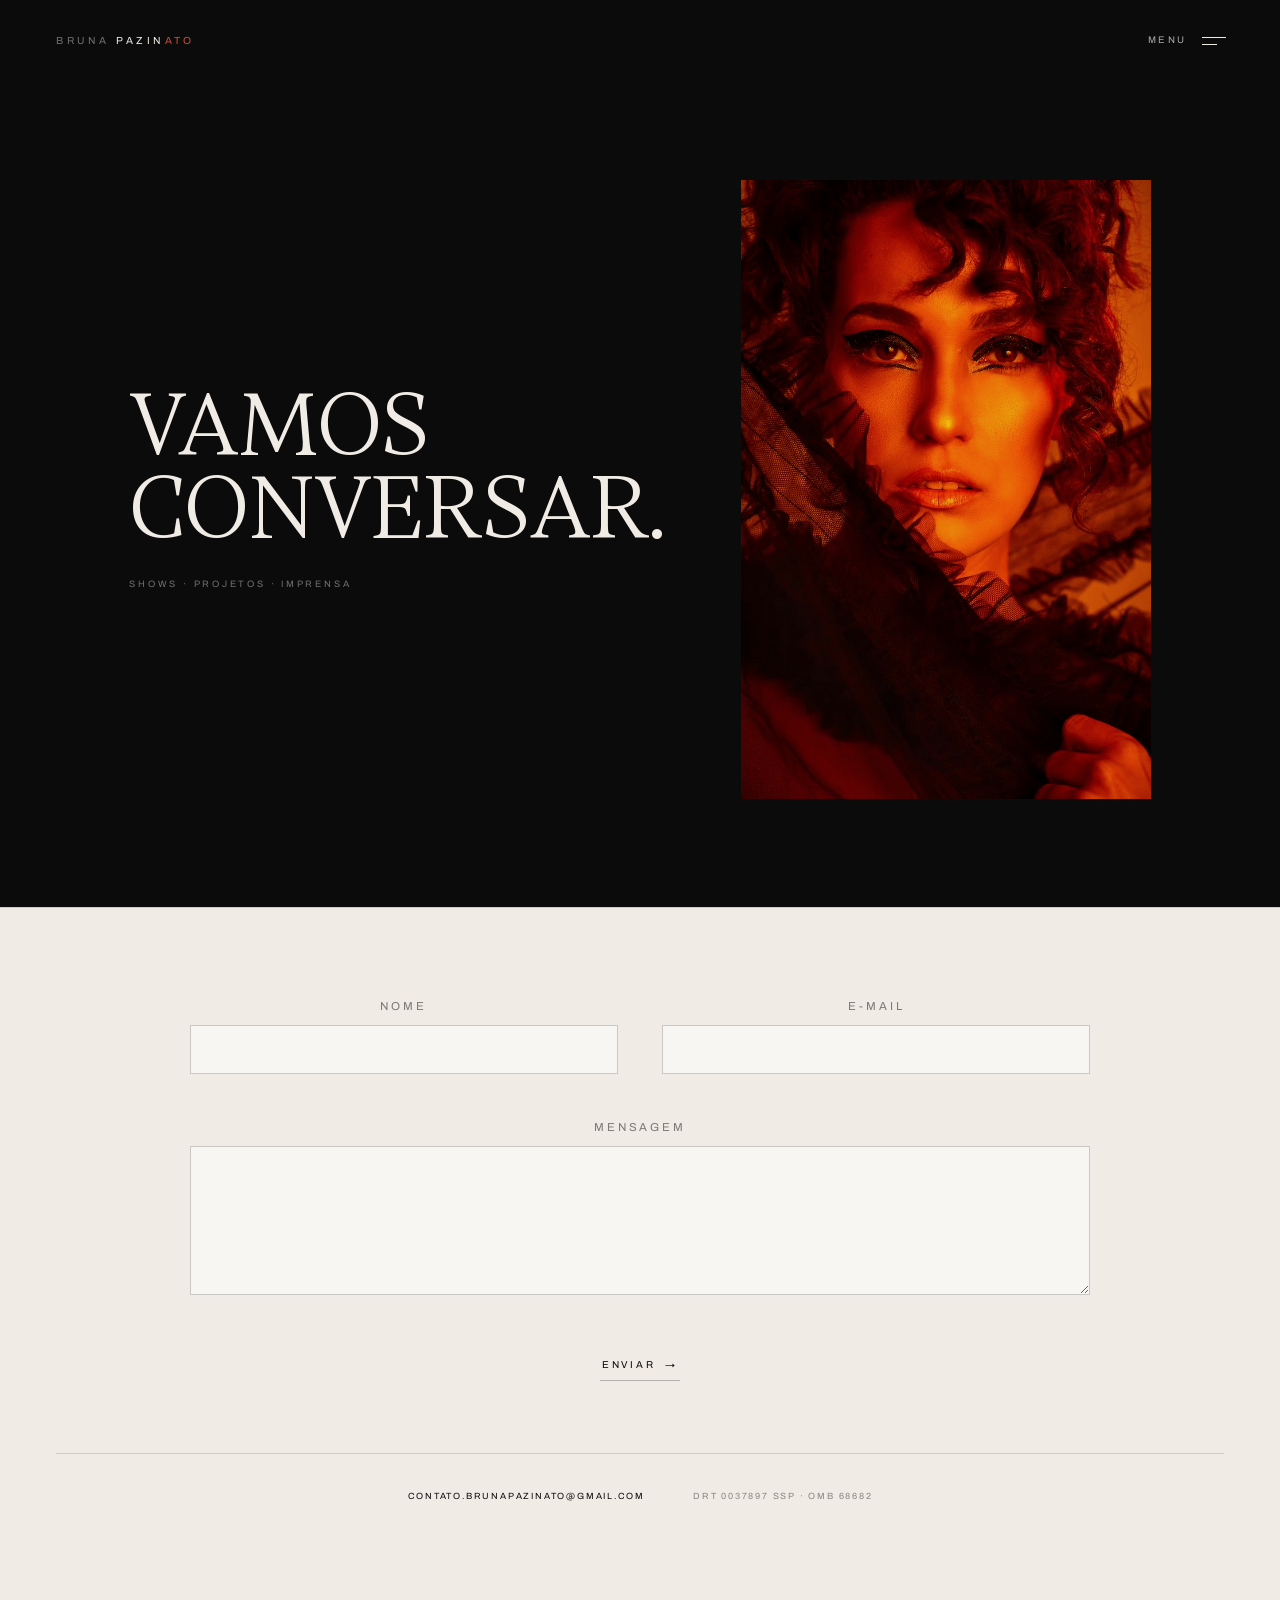
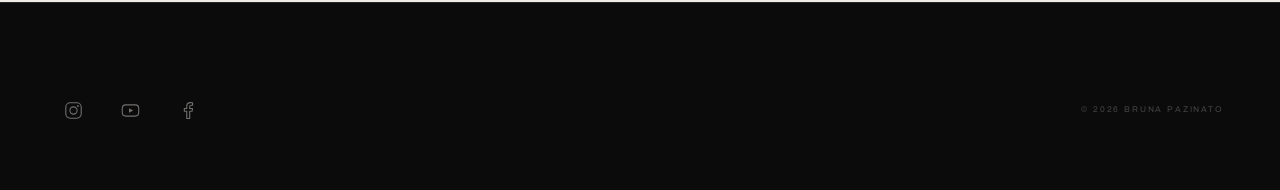
<file: gambetta/contato.html>
<!doctype html>
<html lang="pt-BR">
<head>
<meta charset="utf-8">
<meta name="viewport" content="width=device-width, initial-scale=1">

<meta name="robots" content="noindex, nofollow">

<title>Contato | Bruna Pazinato</title>
<meta name="description" content="Contato de Bruna Pazinato: shows e booking, projetos e parcerias, imprensa.">
<meta name="theme-color" content="#0B0B0C">
<meta name="color-scheme" content="dark">

<meta property="og:type" content="website">
<meta property="og:locale" content="pt_BR">
<meta property="og:title" content="Contato | Bruna Pazinato">
<meta property="og:description" content="Shows, projetos e imprensa.">
<meta property="og:image" content="../assets/img/bruna-hero.jpg">

<link rel="icon" href="../assets/img/favicon.svg" type="image/svg+xml">
<link rel="icon" href="../assets/img/favicon-32.png" sizes="32x32" type="image/png">

<link rel="apple-touch-icon" href="../assets/img/apple-touch-icon.png">
<link rel="manifest" href="../site.webmanifest">

<link rel="preconnect" href="https://fonts.googleapis.com">
<link rel="preconnect" href="https://fonts.gstatic.com" crossorigin>
<link rel="preconnect" href="https://api.fontshare.com">
<link rel="stylesheet" href="https://fonts.googleapis.com/css2?family=Archivo:wght@300..600&family=Fraunces:opsz,wght@9..144,300..800&family=Young+Serif&display=swap">
<link rel="stylesheet" href="https://api.fontshare.com/v2/css?f[]=gambetta@400,500&display=swap">

<link rel="stylesheet" href="../assets/css/base.css?v=202610021000">
<link rel="stylesheet" href="../assets/css/header.css?v=202610022230">
<link rel="stylesheet" href="../assets/css/rodape.css?v=202610021000">
<link rel="stylesheet" href="../assets/css/contato.css?v=202610030015">

<link rel="stylesheet" href="../assets/css/mobile.css?v=202610021000">
<link rel="stylesheet" href="fonte.css?v=202610021000">
<script>document.documentElement.classList.add('js');</script>
</head>

<body>

<a class="skip-link" href="#conteudo">Ir para o conteúdo</a>

<header class="header" id="topo">

  <a class="brand" href="index.html" aria-label="Bruna Pazinato, início">
    <span class="brand__first">Bruna</span>
    <span class="brand__last">Pazin<span class="ato">ato</span></span>
  </a>

  <nav class="nav" aria-label="Navegação principal">
    <ul class="nav__list">
      <li class="nav__item"><a href="musica.html">Música</a></li>
      <li class="nav__item"><a href="em-cena.html">Em cena</a></li>
      <li class="nav__item"><a href="ao-vivo.html">Ao vivo</a></li>
      <li class="nav__item"><a href="trajetoria.html">Trajetória</a></li>
      <li class="nav__item"><a href="contato.html">Contato</a></li>
    </ul>
  </nav>

  <button class="burger" type="button" aria-expanded="false" aria-controls="menu" aria-label="Abrir menu">
    <span class="burger__label" aria-hidden="true"></span>
    <span class="burger__lines" aria-hidden="true"><i></i><i></i></span>
  </button>

</header>

<div class="menu" id="menu" hidden>
  <nav class="menu__nav" aria-label="Navegação">
    <ul>
      <li><a href="index.html">Início</a></li>
      <li><a href="musica.html">Música</a></li>
      <li><a href="em-cena.html">Em cena</a></li>
      <li><a href="ao-vivo.html">Ao vivo</a></li>
      <li><a href="trajetoria.html">Trajetória</a></li>
      <li><a href="contato.html">Contato</a></li>
    </ul>
  </nav>
  <div class="menu__rodape">
    <ul class="menu__redes">
      <li><a href="https://instagram.com/bpazinato" target="_blank" rel="noopener" aria-label="Instagram">
        <svg viewBox="0 0 24 24" fill="none" stroke="currentColor" stroke-width="1.25" aria-hidden="true" focusable="false">
          <rect x="3.2" y="3.2" width="17.6" height="17.6" rx="5"/>
          <circle cx="12" cy="12" r="4.1"/>
          <circle cx="17.1" cy="6.9" r="1.05" fill="currentColor" stroke="none"/>
        </svg>
      </a></li>
      <li><a href="https://www.youtube.com/channel/UCs1HlGrYMuPxs7Hd3xBVKPA" target="_blank" rel="noopener" aria-label="YouTube">
        <svg viewBox="0 0 24 24" fill="none" stroke="currentColor" stroke-width="1.25" aria-hidden="true" focusable="false">
          <rect x="2.6" y="5.6" width="18.8" height="12.8" rx="4"/>
          <path d="M10.3 9.3v5.4l4.7-2.7z" fill="currentColor" stroke="none"/>
        </svg>
      </a></li>
      <li><a href="https://www.facebook.com/bpazinato" target="_blank" rel="noopener" aria-label="Facebook">
        <svg viewBox="0 0 24 24" fill="none" stroke="currentColor" stroke-width="1.25" stroke-linejoin="round" aria-hidden="true" focusable="false">
          <path d="M14.5 21.2v-8.3h2.8l.42-3.25H14.5V7.57c0-.94.26-1.58 1.61-1.58h1.72V3.08c-.3-.04-1.32-.13-2.5-.13-2.48 0-4.17 1.51-4.17 4.29v2.39H8.35v3.25h2.81v8.32z"/>
        </svg>
      </a></li>
    </ul>
  </div>
</div>

<main id="conteudo">

  <!-- contato -->
  <section class="contato">

    <div class="contato__texto">
      <h1 class="contato__titulo" data-reveal>Vamos<br>conversar.</h1>
      <p class="contato__linha" data-reveal style="--i:1">Shows · Projetos · Imprensa</p>

    </div>

    <figure class="contato__retrato" data-reveal style="--i:1">
      <img src="../assets/img/contato-retrato.jpg?v=202610022330" alt="Bruna Pazinato em retrato de luz vermelha, o rosto emergindo de um tule escuro" width="715" height="1080" decoding="async">
    </figure>

  </section>

  <!-- o recado -->
  <section class="recado" id="escrever" aria-label="Formulário de contato">

    <form class="recado__form" action="https://api.web3forms.com/submit" method="POST" data-reveal style="--i:1">

      <input type="hidden" name="access_key" value="81a70efb-5e14-47e2-a2f0-8201e1c519f1">
      <input type="hidden" name="subject" value="Contato pelo site">
      <input type="checkbox" name="botcheck" class="recado__isca" tabindex="-1" autocomplete="off">

      <p class="campo">
        <label class="campo__rotulo" for="campo-nome">Nome</label>
        <input class="campo__valor" id="campo-nome" type="text" name="name" autocomplete="name" required>
      </p>

      <p class="campo">
        <label class="campo__rotulo" for="campo-email">E-mail</label>
        <input class="campo__valor" id="campo-email" type="email" name="email" autocomplete="email" required>
      </p>

      <p class="campo campo--largo">
        <label class="campo__rotulo" for="campo-recado">Mensagem</label>
        <textarea class="campo__valor campo__valor--area" id="campo-recado" name="message" rows="4" required></textarea>
      </p>

      <button class="recado__enviar" type="submit">
        <span>Enviar</span>
        <span class="recado__seta" aria-hidden="true">&#8594;</span>
      </button>

    </form>

    <p class="recado__pe" data-reveal style="--i:2">
      <a href="mailto:contato.brunapazinato@gmail.com">contato.brunapazinato@gmail.com</a>
      <span class="recado__registro">DRT 0037897 SSP · OMB 68682</span>
    </p>

  </section>
</main>

<!-- rodapé -->
<footer class="rodape">

  <ul class="rodape__redes">
    <li><a href="https://instagram.com/bpazinato" target="_blank" rel="noopener" aria-label="Instagram">
      <svg viewBox="0 0 24 24" fill="none" stroke="currentColor" stroke-width="1.25" aria-hidden="true" focusable="false">
        <rect x="3.2" y="3.2" width="17.6" height="17.6" rx="5"/>
        <circle cx="12" cy="12" r="4.1"/>
        <circle cx="17.1" cy="6.9" r="1.05" fill="currentColor" stroke="none"/>
      </svg>
    </a></li>
    <li><a href="https://www.youtube.com/channel/UCs1HlGrYMuPxs7Hd3xBVKPA" target="_blank" rel="noopener" aria-label="YouTube">
      <svg viewBox="0 0 24 24" fill="none" stroke="currentColor" stroke-width="1.25" aria-hidden="true" focusable="false">
        <rect x="2.6" y="5.6" width="18.8" height="12.8" rx="4"/>
        <path d="M10.3 9.3v5.4l4.7-2.7z" fill="currentColor" stroke="none"/>
      </svg>
    </a></li>
    <li><a href="https://www.facebook.com/bpazinato" target="_blank" rel="noopener" aria-label="Facebook">
      <svg viewBox="0 0 24 24" fill="none" stroke="currentColor" stroke-width="1.25" stroke-linejoin="round" aria-hidden="true" focusable="false">
        <path d="M14.5 21.2v-8.3h2.8l.42-3.25H14.5V7.57c0-.94.26-1.58 1.61-1.58h1.72V3.08c-.3-.04-1.32-.13-2.5-.13-2.48 0-4.17 1.51-4.17 4.29v2.39H8.35v3.25h2.81v8.32z"/>
      </svg>
    </a></li>
  </ul>

  <p class="rodape__direitos">© 2026 Bruna Pazinato</p>

</footer>

<script src="../assets/js/pronto.js?v=202610021000" defer></script>
<script src="../assets/js/nav.js?v=202610022200" defer></script>
<script src="../assets/js/reveal.js?v=202610021000" defer></script>
<script src="../assets/js/recado.js?v=202610021000" defer></script>

</body>
</html>
</file>
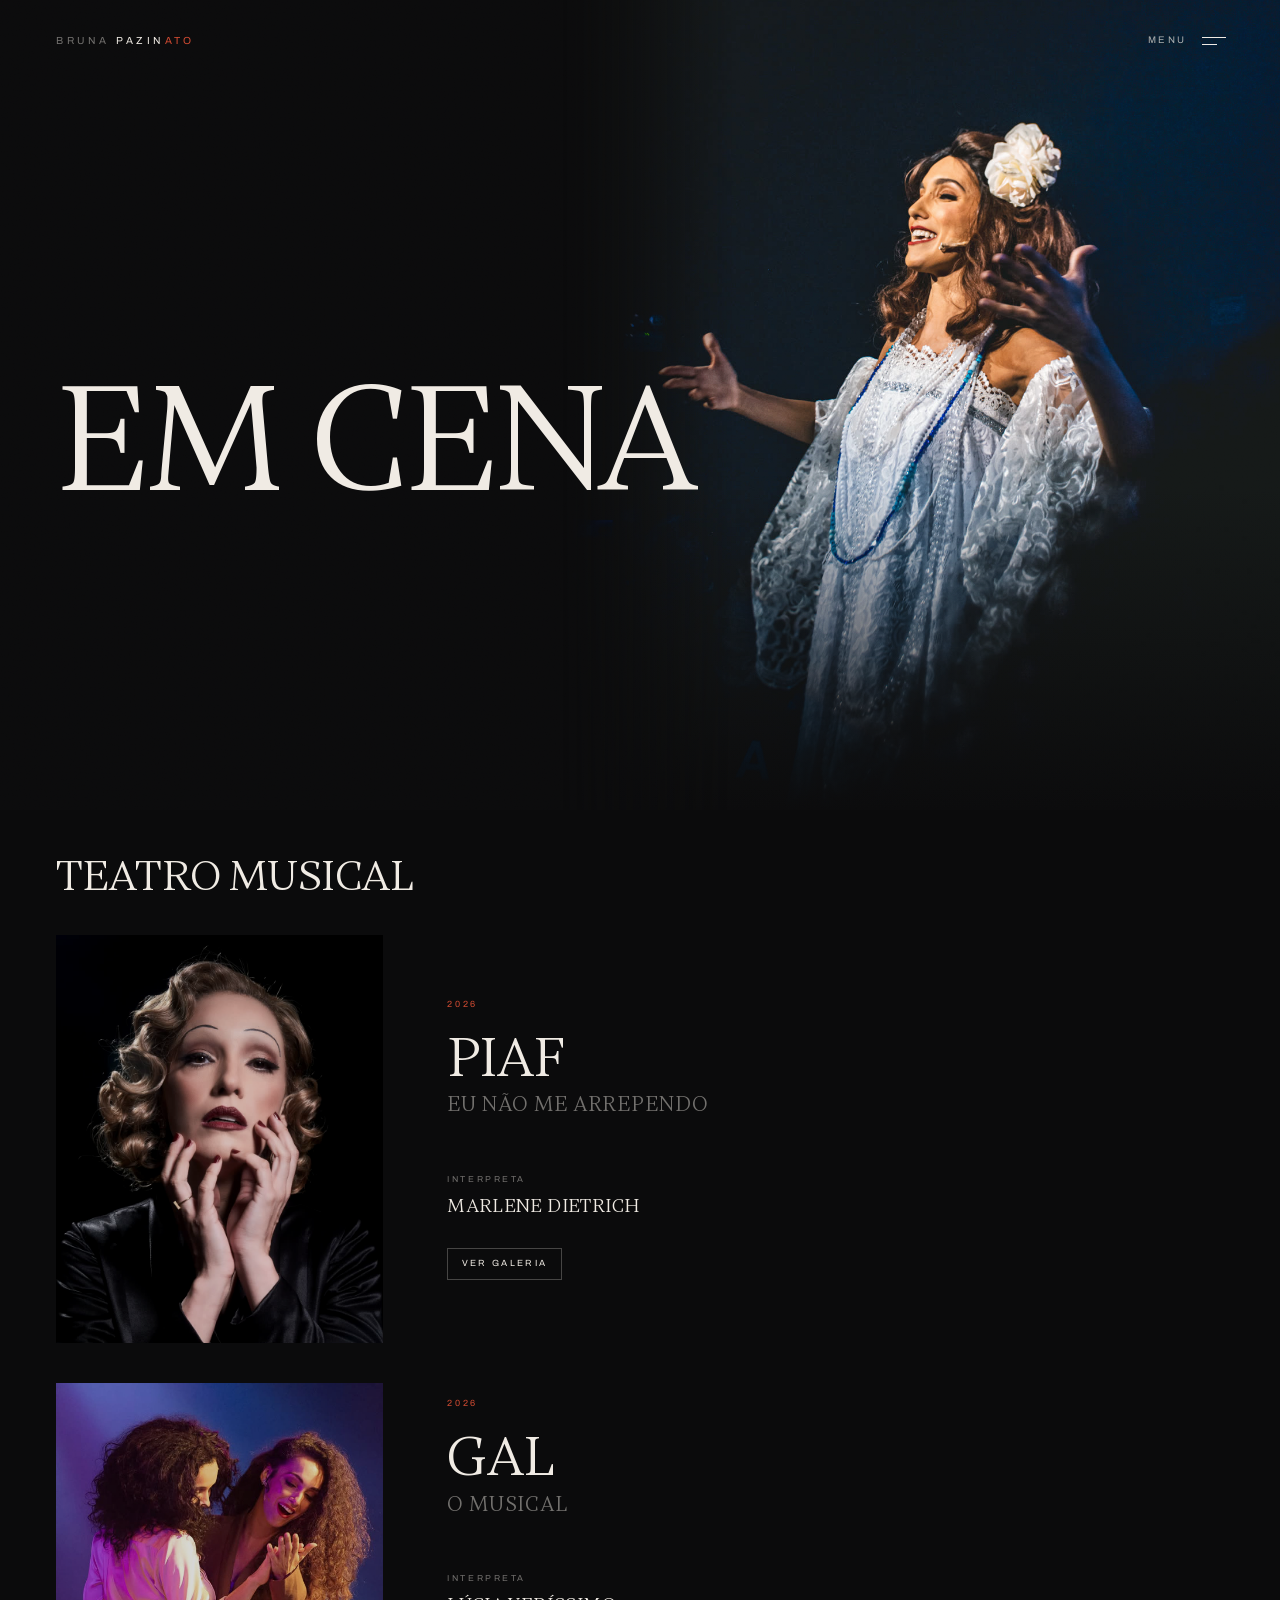
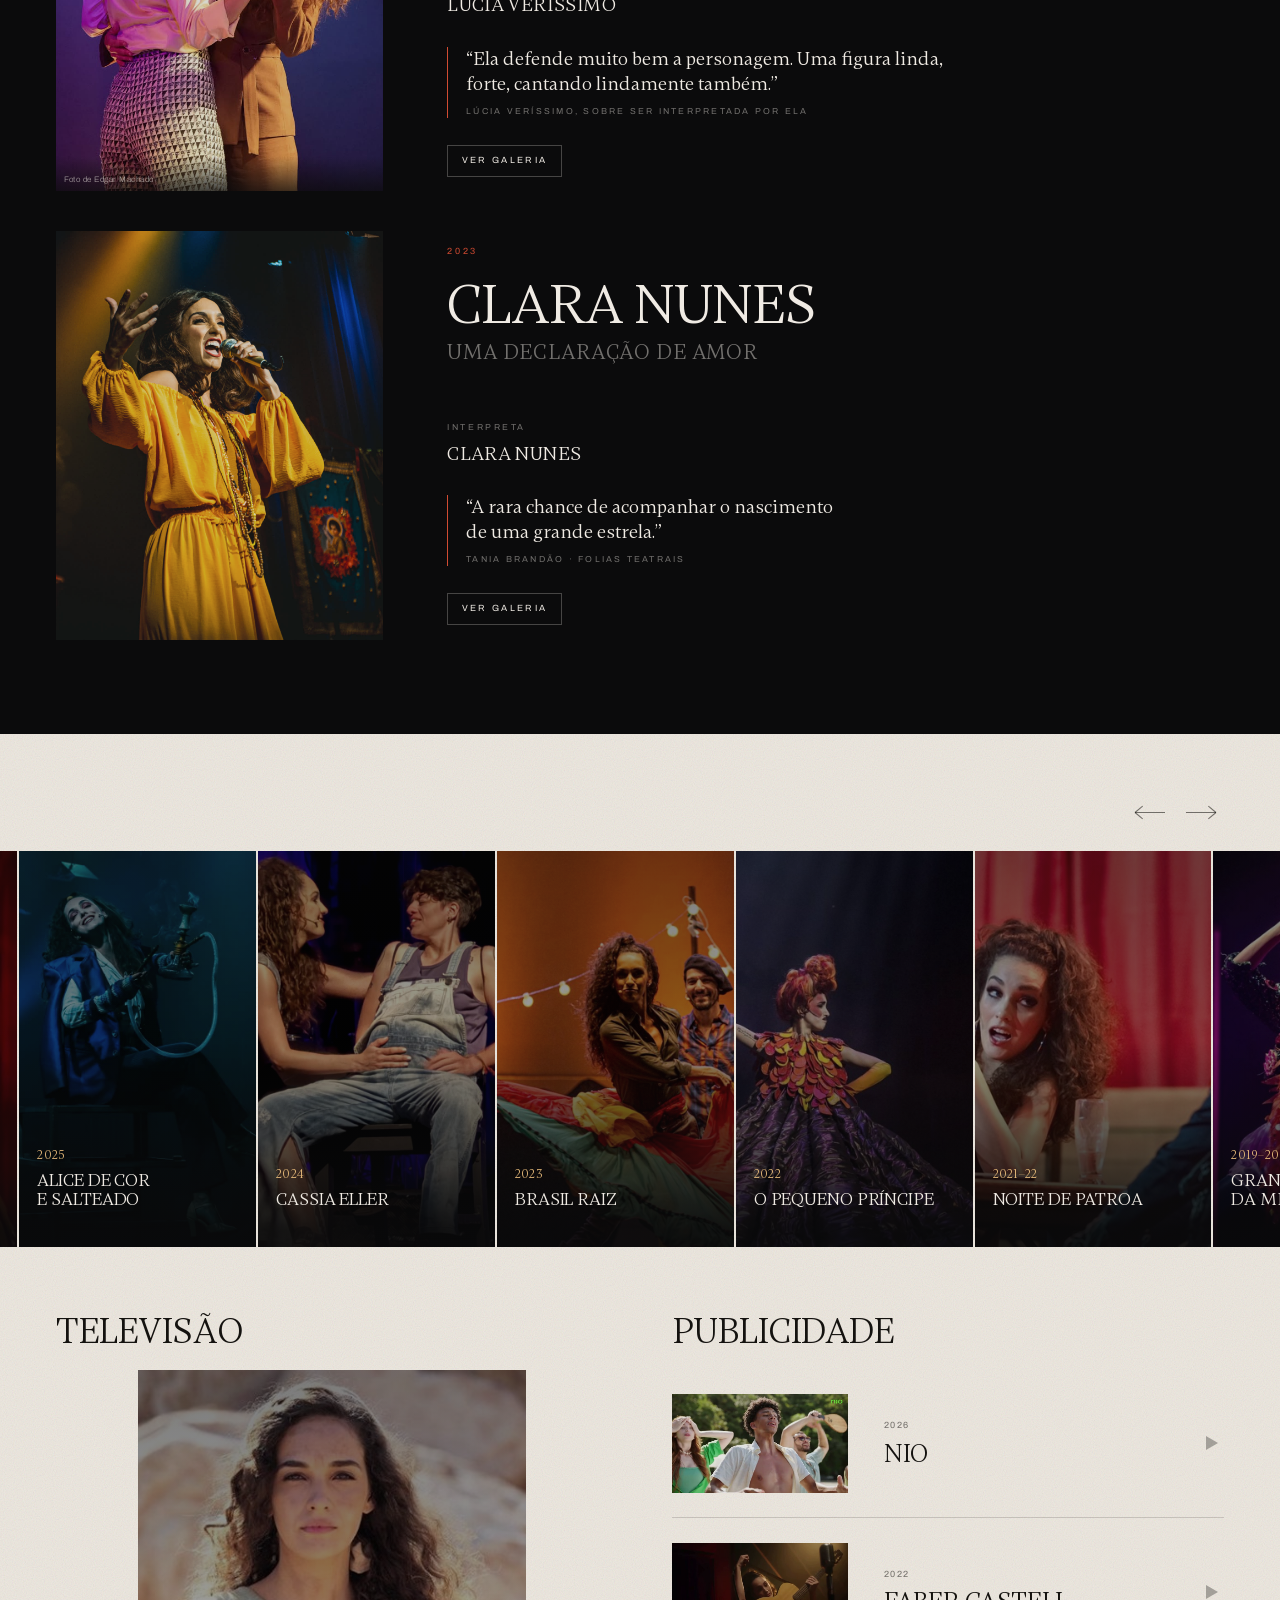
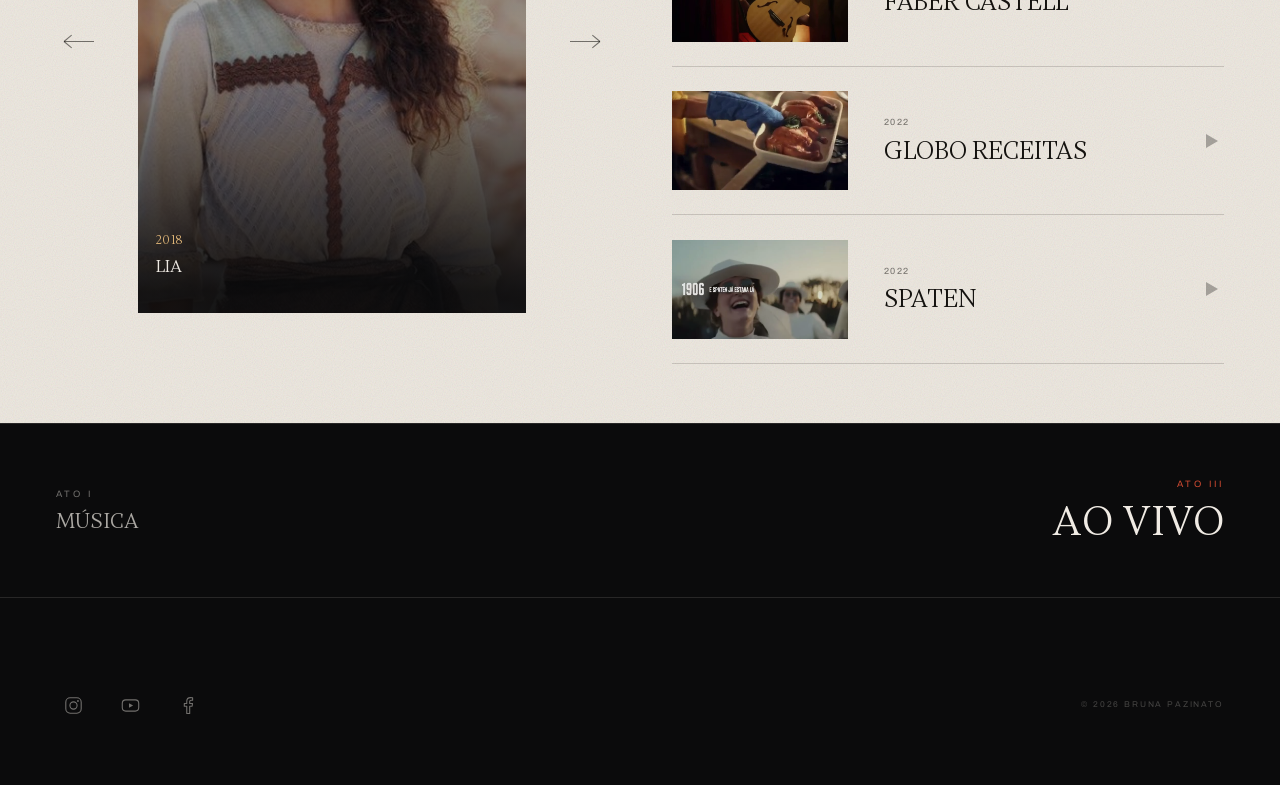
<file: gambetta/em-cena.html>
<!doctype html>
<html lang="pt-BR">
<head>
<meta charset="utf-8">
<meta name="viewport" content="width=device-width, initial-scale=1">

<meta name="robots" content="noindex, nofollow">

<title>Ato II · Em cena | Bruna Pazinato</title>
<meta name="description" content="Bruna Pazinato em cena: teatro musical e televisão. De Piaf e Cassia Eller a Clara Nunes, Uma Declaração de Amor.">
<meta name="theme-color" content="#0B0B0C">
<meta name="color-scheme" content="dark">

<meta property="og:type" content="website">
<meta property="og:locale" content="pt_BR">
<meta property="og:title" content="Ato II · Em cena | Bruna Pazinato">
<meta property="og:description" content="Bruna Pazinato em cena: teatro musical e televisão. De Piaf e Cassia Eller a Clara Nunes, Uma Declaração de Amor.">
<meta property="og:image" content="../assets/img/cena-clara-nunes.jpg">

<link rel="icon" href="../assets/img/favicon.svg" type="image/svg+xml">
<link rel="icon" href="../assets/img/favicon-32.png" sizes="32x32" type="image/png">

<link rel="apple-touch-icon" href="../assets/img/apple-touch-icon.png">
<link rel="manifest" href="../site.webmanifest">

<link rel="preconnect" href="https://fonts.googleapis.com">
<link rel="preconnect" href="https://fonts.gstatic.com" crossorigin>
<link rel="preconnect" href="https://api.fontshare.com">
<link rel="stylesheet" href="https://fonts.googleapis.com/css2?family=Archivo:wght@300..600&family=Fraunces:opsz,wght@9..144,300..800&family=Young+Serif&display=swap">
<link rel="stylesheet" href="https://api.fontshare.com/v2/css?f[]=gambetta@400,500&display=swap">

<link rel="stylesheet" href="../assets/css/base.css?v=202610021000">
<link rel="stylesheet" href="../assets/css/header.css?v=202610022230">
<link rel="stylesheet" href="../assets/css/rodape.css?v=202610021000">
<link rel="stylesheet" href="../assets/css/ato.css?v=202610021000">
<link rel="stylesheet" href="../assets/css/em-cena.css?v=202610021000">
<link rel="stylesheet" href="../assets/css/vitrine.css?v=202610051830">
<link rel="stylesheet" href="../assets/css/galeria.css?v=202610021000">
<link rel="stylesheet" href="../assets/css/publicidade.css?v=202610021000">
<link rel="stylesheet" href="../assets/css/player.css?v=202610021000">

<link rel="stylesheet" href="../assets/css/mobile.css?v=202610021000">
<link rel="stylesheet" href="fonte.css?v=202610021000">
<script>document.documentElement.classList.add('js');</script>
</head>

<body>

<a class="skip-link" href="#conteudo">Ir para o conteúdo</a>

<header class="header" id="topo">

  <a class="brand" href="index.html" aria-label="Bruna Pazinato, início">
    <span class="brand__first">Bruna</span>
    <span class="brand__last">Pazin<span class="ato">ato</span></span>
  </a>

  <nav class="nav" aria-label="Navegação principal">
    <ul class="nav__list">
      <li class="nav__item"><a href="musica.html">Música</a></li>
      <li class="nav__item"><a href="em-cena.html">Em cena</a></li>
      <li class="nav__item"><a href="ao-vivo.html">Ao vivo</a></li>
      <li class="nav__item"><a href="trajetoria.html">Trajetória</a></li>
      <li class="nav__item"><a href="contato.html">Contato</a></li>
    </ul>
  </nav>

  <button class="burger" type="button" aria-expanded="false" aria-controls="menu" aria-label="Abrir menu">
    <span class="burger__label" aria-hidden="true"></span>
    <span class="burger__lines" aria-hidden="true"><i></i><i></i></span>
  </button>

</header>

<div class="menu" id="menu" hidden>
  <nav class="menu__nav" aria-label="Navegação">
    <ul>
      <li><a href="index.html">Início</a></li>
      <li><a href="musica.html">Música</a></li>
      <li><a href="em-cena.html">Em cena</a></li>
      <li><a href="ao-vivo.html">Ao vivo</a></li>
      <li><a href="trajetoria.html">Trajetória</a></li>
      <li><a href="contato.html">Contato</a></li>
    </ul>
  </nav>
  <div class="menu__rodape">
    <ul class="menu__redes">
      <li><a href="https://instagram.com/bpazinato" target="_blank" rel="noopener" aria-label="Instagram">
        <svg viewBox="0 0 24 24" fill="none" stroke="currentColor" stroke-width="1.25" aria-hidden="true" focusable="false">
          <rect x="3.2" y="3.2" width="17.6" height="17.6" rx="5"/>
          <circle cx="12" cy="12" r="4.1"/>
          <circle cx="17.1" cy="6.9" r="1.05" fill="currentColor" stroke="none"/>
        </svg>
      </a></li>
      <li><a href="https://www.youtube.com/channel/UCs1HlGrYMuPxs7Hd3xBVKPA" target="_blank" rel="noopener" aria-label="YouTube">
        <svg viewBox="0 0 24 24" fill="none" stroke="currentColor" stroke-width="1.25" aria-hidden="true" focusable="false">
          <rect x="2.6" y="5.6" width="18.8" height="12.8" rx="4"/>
          <path d="M10.3 9.3v5.4l4.7-2.7z" fill="currentColor" stroke="none"/>
        </svg>
      </a></li>
      <li><a href="https://www.facebook.com/bpazinato" target="_blank" rel="noopener" aria-label="Facebook">
        <svg viewBox="0 0 24 24" fill="none" stroke="currentColor" stroke-width="1.25" stroke-linejoin="round" aria-hidden="true" focusable="false">
          <path d="M14.5 21.2v-8.3h2.8l.42-3.25H14.5V7.57c0-.94.26-1.58 1.61-1.58h1.72V3.08c-.3-.04-1.32-.13-2.5-.13-2.48 0-4.17 1.51-4.17 4.29v2.39H8.35v3.25h2.81v8.32z"/>
        </svg>
      </a></li>
    </ul>
  </div>
</div>

<main id="conteudo">

  <!-- abertura do ato -->
  <section class="abertura" style="--foto-borda: 44%; --foto-pos: 50% 42%; --foto-fade: 24%; --foto-brilho: 1">

    <figure class="abertura__figura" aria-hidden="true">
      <img class="abertura__foto" src="../assets/img/abertura-em-cena.jpg?v=202609291600" alt="" width="1600" height="1172" decoding="async">
      <span class="abertura__veu"></span>
    </figure>

    <h1 class="abertura__titulo">Em cena</h1>

    <span class="grain" aria-hidden="true"></span>
  </section>

  <!-- teatro musical -->
  <section class="cena" aria-labelledby="cena-1">
    <header class="cena__cabeca">
      <h2 class="cena__titulo" id="cena-1">Teatro musical</h2>
    </header>

    <div class="destaques">

      <article class="destaque" data-reveal style="--i:0">
        <figure class="destaque__figura">
          <img src="../assets/img/cena-piaf.jpg?v=202609301430" alt="Bruna Pazinato como Marlene Dietrich em Piaf" width="854" height="1066" decoding="async">
          <a class="abre-galeria" href="../assets/img/galeria/piaf/piaf-01.jpg?v=202609301430" data-galeria="piaf" aria-label="Abrir galeria de Piaf, Eu Não Me Arrependo"></a>
        </figure>
        <div class="destaque__texto">
          <p class="destaque__meta">2026<span class="cartaz" data-cartaz data-estreia="2026-10-10" data-fim="2026-11-29"><i class="cartaz__ponto" aria-hidden="true"></i><span data-cartaz-texto>estreia no Rio · 10 out</span></span></p>
          <h3 class="destaque__titulo">Piaf<span class="destaque__sub">Eu não me arrependo</span></h3>
          <p class="destaque__papel"><span>Interpreta</span> Marlene Dietrich</p>
          <a class="btn btn--ingresso" data-cartaz-botao href="https://www.ingresso.com/espetaculos/piaf-eu-nao-me-arrependo" target="_blank" rel="noopener">
            <span class="btn__texto">Comprar ingresso</span>
          </a>
          <a class="btn" href="../assets/img/galeria/piaf/piaf-01.jpg?v=202609301430" data-galeria="piaf">
            <span class="btn__texto">Ver galeria</span>
          </a>
        </div>
      </article>

      <article class="destaque" data-reveal style="--i:1">
        <figure class="destaque__figura">
          <img src="../assets/img/cena-gal.jpg?v=202609300900" alt="Bruna Pazinato como Lúcia Veríssimo em Gal, o musical" width="1200" height="1500" decoding="async">
          <figcaption class="destaque__credito">Foto de Edgar Machado</figcaption>
          <a class="abre-galeria" href="../assets/img/galeria/gal/gal-01.jpg" data-galeria="gal" aria-label="Abrir galeria de Gal, o musical"></a>
        </figure>
        <div class="destaque__texto">
          <p class="destaque__meta">2026</p>
          <h3 class="destaque__titulo">Gal<span class="destaque__sub">O musical</span></h3>
          <p class="destaque__papel"><span>Interpreta</span> Lúcia Veríssimo</p>
          <blockquote class="destaque__critica">
            <p>“Ela defende muito bem a personagem. Uma figura linda, forte, cantando lindamente também.”</p>
            <cite>Lúcia Veríssimo, sobre ser interpretada por ela</cite>
          </blockquote>
          <a class="btn" href="../assets/img/galeria/gal/gal-01.jpg" data-galeria="gal">
            <span class="btn__texto">Ver galeria</span>
          </a>
        </div>
      </article>

      <article class="destaque" data-reveal style="--i:2">
        <figure class="destaque__figura">
          <img src="../assets/img/cena-clara-nunes.jpg?v=202609291700" alt="Bruna Pazinato como Clara Nunes" width="1200" height="1500" decoding="async">
          <a class="abre-galeria" href="../assets/img/galeria/clara-nunes/clara-nunes-01.jpg" data-galeria="clara-nunes" aria-label="Abrir galeria de Clara Nunes"></a>
        </figure>
        <div class="destaque__texto">
          <p class="destaque__meta">2023</p>
          <h3 class="destaque__titulo">Clara Nunes<span class="destaque__sub">Uma declaração de amor</span></h3>
          <p class="destaque__papel"><span>Interpreta</span> Clara Nunes</p>
          <blockquote class="destaque__critica">
            <p>“A rara chance de acompanhar o nascimento de&nbsp;uma&nbsp;grande estrela.”</p>
            <cite>Tania Brandão · Folias Teatrais</cite>
          </blockquote>
          <a class="btn" href="../assets/img/galeria/clara-nunes/clara-nunes-01.jpg" data-galeria="clara-nunes">
            <span class="btn__texto">Ver galeria</span>
          </a>
        </div>
      </article>

    </div>

  </section>

  <section class="programa claro" aria-label="As outras montagens">

    <div class="programa__coluna">
      <div class="vitrine__topo">
        <div class="vitrine__setas">
          <button class="vitrine__seta vitrine__seta--ant" type="button" aria-label="Montagens anteriores" aria-controls="pista-montagens"><span aria-hidden="true"></span></button>
          <button class="vitrine__seta vitrine__seta--prox" type="button" aria-label="Próximas montagens" aria-controls="pista-montagens"><span aria-hidden="true"></span></button>
        </div>
      </div>

      <div class="vitrine">
        <ul class="vitrine__pista" id="pista-montagens" data-ficha tabindex="0" aria-label="Montagens com galeria de fotos">
        <li class="palco">
          <a class="palco__link" href="../assets/img/galeria/alice/alice-01.jpg" data-galeria="alice">
            <span class="palco__foto"><img src="../assets/img/vitrine/alice.jpg" alt="" width="700" height="980" decoding="async"></span>
            <span class="palco__texto">
              <span class="palco__ano">2025</span>
              <span class="palco__obra">Alice de Cor e&nbsp;Salteado</span>
              <span class="palco__papel">Lagarta</span>
            </span>
          </a>
        </li>

        <li class="palco">
          <a class="palco__link" href="../assets/img/galeria/cassia-eller/cassia-eller-05.jpg" data-galeria="cassia-eller">
            <span class="palco__foto"><img src="../assets/img/vitrine/cassia-eller.jpg" alt="" width="700" height="980" decoding="async"></span>
            <span class="palco__texto">
              <span class="palco__ano">2024</span>
              <span class="palco__obra">Cassia Eller</span>
              <span class="palco__papel">Maria Eugênia</span>
            </span>
          </a>
        </li>

        <li class="palco">
          <a class="palco__link" href="../assets/img/galeria/brasil-raiz/brasil-raiz-01.jpg" data-galeria="brasil-raiz">
            <span class="palco__foto"><img src="../assets/img/vitrine/brasil-raiz.jpg" alt="" width="700" height="980" decoding="async"></span>
            <span class="palco__texto">
              <span class="palco__ano">2023</span>
              <span class="palco__obra">Brasil Raiz</span>
              <span class="palco__papel">Bianca</span>
            </span>
          </a>
        </li>

        <li class="palco">
          <a class="palco__link" href="../assets/img/galeria/o-pequeno-principe/o-pequeno-principe-01.jpg" data-galeria="o-pequeno-principe">
            <span class="palco__foto"><img src="../assets/img/vitrine/o-pequeno-principe.jpg" alt="" width="700" height="980" decoding="async"></span>
            <span class="palco__texto">
              <span class="palco__ano">2022</span>
              <span class="palco__obra">O Pequeno Príncipe</span>
              <span class="palco__papel">Vulcão · cover da Raposa</span>
            </span>
          </a>
        </li>

        <li class="palco">
          <a class="palco__link" href="../assets/img/galeria/noite-de-patroa/noite-de-patroa-01.jpg" data-galeria="noite-de-patroa">
            <span class="palco__foto"><img src="../assets/img/vitrine/noite-de-patroa.jpg" alt="" width="700" height="980" decoding="async"></span>
            <span class="palco__texto">
              <span class="palco__ano">2021<i>–</i>22</span>
              <span class="palco__obra">Noite de Patroa</span>
              <span class="palco__papel">Marina · protagonista</span>
            </span>
          </a>
        </li>

        <li class="palco">
          <a class="palco__link" href="../assets/img/galeria/grandes-encontros-mpb/grandes-encontros-mpb-01.jpg" data-galeria="grandes-encontros-mpb">
            <span class="palco__foto"><img src="../assets/img/vitrine/grandes-encontros-mpb.jpg" alt="" width="700" height="980" decoding="async"></span>
            <span class="palco__texto">
              <span class="palco__ano">2019<i>–</i>20</span>
              <span class="palco__obra">Grandes Encontros da MPB</span>
              <span class="palco__papel">Elenco</span>
            </span>
          </a>
        </li>

        <li class="palco">
          <a class="palco__link" href="../assets/img/galeria/aparecida/aparecida-01.jpg" data-galeria="aparecida">
            <span class="palco__foto"><img src="../assets/img/vitrine/aparecida.jpg" alt="" width="700" height="980" decoding="async"></span>
            <span class="palco__texto">
              <span class="palco__ano">2018<i>–</i>19</span>
              <span class="palco__obra">Aparecida</span>
              <span class="palco__papel">Clara · protagonista</span>
            </span>
          </a>
        </li>

        <li class="palco">
          <a class="palco__link" href="../assets/img/galeria/os-dez-mandamentos/os-dez-mandamentos-01.jpg?v=202610011430" data-galeria="os-dez-mandamentos">
            <span class="palco__foto"><img src="../assets/img/vitrine/os-dez-mandamentos.jpg" alt="" width="700" height="980" decoding="async"></span>
            <span class="palco__texto">
              <span class="palco__ano">2016<i>–</i>17</span>
              <span class="palco__obra">Os Dez Mandamentos</span>
              <span class="palco__papel">Nefertari</span>
            </span>
          </a>
        </li>

        <li class="palco">
          <a class="palco__link" href="../assets/img/galeria/mulheres-a-beira/mulheres-a-beira-01.jpg" data-galeria="mulheres-a-beira">
            <span class="palco__foto"><img src="../assets/img/vitrine/mulheres-a-beira.jpg" alt="" width="700" height="980" decoding="async"></span>
            <span class="palco__texto">
              <span class="palco__ano">2015<i>–</i>16</span>
              <span class="palco__obra">Mulheres à Beira de um Ataque de Nervos</span>
              <span class="palco__papel">Olga · cover de Paulina Morales</span>
            </span>
          </a>
        </li>

        <li class="palco">
          <a class="palco__link" href="../assets/img/galeria/chacrinha/chacrinha-01.jpg?v=202610020300" data-galeria="chacrinha">
            <span class="palco__foto"><img src="../assets/img/vitrine/chacrinha.jpg" alt="" width="700" height="980" decoding="async"></span>
            <span class="palco__texto">
              <span class="palco__ano">2015</span>
              <span class="palco__obra">Chacrinha, O Musical</span>
              <span class="palco__papel">Florinda Barbosa · Wanderléa</span>
            </span>
          </a>
        </li>

        <li class="palco">
          <a class="palco__link" href="../assets/img/galeria/uma-luz-cor-de-luar/uma-luz-cor-de-luar-01.jpg" data-galeria="uma-luz-cor-de-luar">
            <span class="palco__foto"><img src="../assets/img/vitrine/uma-luz-cor-de-luar.jpg" alt="" width="700" height="980" decoding="async"></span>
            <span class="palco__texto">
              <span class="palco__ano">2013<i>–</i>14</span>
              <span class="palco__obra">Uma Luz Cor de Luar</span>
              <span class="palco__papel">Fundação Lia Maria Aguiar</span>
            </span>
          </a>
        </li>

        <li class="palco">
          <a class="palco__link" href="../assets/img/galeria/a-princesinha/a-princesinha-01.jpg" data-galeria="a-princesinha">
            <span class="palco__foto"><img src="../assets/img/vitrine/a-princesinha.jpg" alt="" width="700" height="980" decoding="async"></span>
            <span class="palco__texto">
              <span class="palco__ano">2012<i>–</i>13</span>
              <span class="palco__obra">A Princesinha</span>
              <span class="palco__papel">Fundação Lia Maria Aguiar</span>
            </span>
          </a>
        </li>

        <li class="palco">
          <a class="palco__link" href="../assets/img/galeria/enlace/enlace-01.jpg" data-galeria="enlace">
            <span class="palco__foto"><img src="../assets/img/vitrine/enlace.jpg" alt="" width="700" height="980" decoding="async"></span>
            <span class="palco__texto">
              <span class="palco__ano">2012</span>
              <span class="palco__obra">Enlace, A Loja do Ourives</span>
              <span class="palco__papel">Teatro TUCA</span>
            </span>
          </a>
        </li>

        <li class="palco">
          <a class="palco__link" href="../assets/img/galeria/quem-inventou-o-amor/quem-inventou-o-amor-01.jpg" data-galeria="quem-inventou-o-amor">
            <span class="palco__foto"><img src="../assets/img/vitrine/quem-inventou-o-amor.jpg" alt="" width="700" height="980" decoding="async"></span>
            <span class="palco__texto">
              <span class="palco__ano">2011<i>–</i>12</span>
              <span class="palco__obra">Quem Inventou o Amor Foi Roberto Carlos</span>
              <span class="palco__papel">Protagonista</span>
            </span>
          </a>
        </li>

        </ul>
      </div>
    </div>

    <div class="programa__par">

    <div class="programa__coluna programa__coluna--tv">
      <h2 class="programa__titulo">Televisão</h2>

      <div class="vitrine vitrine--miuda">
        <button class="vitrine__seta vitrine__seta--ant" type="button" aria-label="Produção anterior" aria-controls="pista-tv"><span aria-hidden="true"></span></button>

        <ul class="vitrine__pista" id="pista-tv" data-ficha tabindex="0" aria-label="Produções de televisão com galeria de fotos">

        <li class="palco">
          <a class="palco__link" href="../assets/img/galeria/lia/lia-01.jpg" data-galeria="lia">
            <span class="palco__foto"><img src="../assets/img/vitrine/lia.jpg" alt="" width="420" height="588" decoding="async"></span>
            <span class="palco__texto">
              <span class="palco__ano">2018</span>
              <span class="palco__obra">Lia</span>
              <span class="palco__papel">Lia · Record TV</span>
            </span>
          </a>
        </li>

        <li class="palco">
          <a class="palco__link" href="../assets/img/galeria/o-rico-e-lazaro/o-rico-e-lazaro-01.jpg" data-galeria="o-rico-e-lazaro">
            <span class="palco__foto"><img src="../assets/img/vitrine/o-rico-e-lazaro.jpg" alt="" width="420" height="588" decoding="async"></span>
            <span class="palco__texto">
              <span class="palco__ano">2017</span>
              <span class="palco__obra">O Rico e Lázaro</span>
              <span class="palco__papel">Rebeca · Record TV</span>
            </span>
          </a>
        </li>

        <li class="palco">
          <a class="palco__link" href="../assets/img/galeria/tic-tic-tati/tic-tic-tati-01.jpg" data-galeria="tic-tic-tati">
            <span class="palco__foto"><img src="../assets/img/vitrine/tic-tic-tati.jpg" alt="" width="420" height="588" decoding="async"></span>
            <span class="palco__texto">
              <span class="palco__ano">2012<i>–</i>15</span>
              <span class="palco__obra">Tic Tic Tati</span>
              <span class="palco__papel">TV Cultura</span>
            </span>
          </a>
        </li>

        </ul>

        <button class="vitrine__seta vitrine__seta--prox" type="button" aria-label="Próxima produção" aria-controls="pista-tv"><span aria-hidden="true"></span></button>
      </div>
    </div>

    <div class="programa__coluna programa__coluna--filmes">
      <h2 class="programa__titulo">Publicidade</h2>
      <ol class="filmes">

        <li class="filme" data-reveal style="--i:0">
          <a class="filme__link" href="https://youtu.be/ReLBfjIRT6o" target="_blank" rel="noopener" data-video="ReLBfjIRT6o">
            <span class="filme__still"><img src="../assets/img/publicidade/nio.jpg" alt="" width="720" height="405" decoding="async"></span>
            <span class="filme__texto">
              <span class="filme__ano">2026</span>
              <span class="filme__marca">Nio</span>
            </span>
            <span class="filme__play" aria-hidden="true"></span>
          </a>
        </li>

        <li class="filme" data-reveal style="--i:1">
          <a class="filme__link" href="../assets/video/faber-castell.mp4" data-filme="../assets/video/faber-castell.mp4">
            <span class="filme__still"><img src="../assets/img/publicidade/faber-castell.jpg" alt="" width="720" height="405" decoding="async"></span>
            <span class="filme__texto">
              <span class="filme__ano">2022</span>
              <span class="filme__marca">Faber Castell</span>
            </span>
            <span class="filme__play" aria-hidden="true"></span>
          </a>
        </li>

        <li class="filme" data-reveal style="--i:2">
          <a class="filme__link" href="../assets/video/globo-receitas.mp4" data-filme="../assets/video/globo-receitas.mp4">
            <span class="filme__still"><img src="../assets/img/publicidade/globo-receitas.jpg" alt="" width="720" height="405" decoding="async"></span>
            <span class="filme__texto">
              <span class="filme__ano">2022</span>
              <span class="filme__marca">Globo Receitas</span>
            </span>
            <span class="filme__play" aria-hidden="true"></span>
          </a>
        </li>

        <li class="filme" data-reveal style="--i:3">
          <a class="filme__link" href="../assets/video/spaten.mp4" data-filme="../assets/video/spaten.mp4">
            <span class="filme__still"><img src="../assets/img/publicidade/spaten.jpg" alt="" width="720" height="405" decoding="async"></span>
            <span class="filme__texto">
              <span class="filme__ano">2022</span>
              <span class="filme__marca">Spaten</span>
            </span>
            <span class="filme__play" aria-hidden="true"></span>
          </a>
        </li>

      </ol>
    </div>

    </div>

  </section>

  <!-- passagem -->
  <nav class="passagem" aria-label="Navegação entre atos">
    <a class="passagem__link" href="musica.html">
      <span class="passagem__rotulo">Ato I</span>
      <span class="passagem__nome">Música</span>
    </a>
    <a class="passagem__link passagem__link--proximo" href="ao-vivo.html">
      <span class="passagem__rotulo">Ato III</span>
      <span class="passagem__nome">Ao vivo</span>
    </a>
  </nav>

  <script type="application/json" class="galeria-dados" data-galeria="mulheres-a-beira">
  {
    "titulo": "Mulheres à Beira de um Ataque de Nervos",
    "sub": "",
    "ano": "2015–16",
    "credito": "",
    "fotos": [
      "../assets/img/galeria/mulheres-a-beira/mulheres-a-beira-01.jpg",
      "../assets/img/galeria/mulheres-a-beira/mulheres-a-beira-02.jpg",
      "../assets/img/galeria/mulheres-a-beira/mulheres-a-beira-03.jpg",
      "../assets/img/galeria/mulheres-a-beira/mulheres-a-beira-04.jpg",
      "../assets/img/galeria/mulheres-a-beira/mulheres-a-beira-05.jpg",
      "../assets/img/galeria/mulheres-a-beira/mulheres-a-beira-06.jpg",
      "../assets/img/galeria/mulheres-a-beira/mulheres-a-beira-07.jpg",
      "../assets/img/galeria/mulheres-a-beira/mulheres-a-beira-08.jpg"
    ]
  }
  </script>

  <script type="application/json" class="galeria-dados" data-galeria="chacrinha">
  {
    "titulo": "Chacrinha",
    "sub": "O Musical",
    "ano": "2015",
    "credito": "",
    "fotos": [
      "../assets/img/galeria/chacrinha/chacrinha-01.jpg?v=202610020300",
      "../assets/img/galeria/chacrinha/chacrinha-02.jpg?v=202610020300",
      "../assets/img/galeria/chacrinha/chacrinha-03.jpg?v=202610020300"
    ],
    "largura": 1280
  }
  </script>

  <script type="application/json" class="galeria-dados" data-galeria="uma-luz-cor-de-luar">
  {
    "titulo": "Uma Luz Cor de Luar",
    "sub": "Fundação Lia Maria Aguiar",
    "ano": "2013–14",
    "credito": "Hugo Kloppel",
    "largura": 960,
    "fotos": [
      "../assets/img/galeria/uma-luz-cor-de-luar/uma-luz-cor-de-luar-01.jpg"
    ]
  }
  </script>

  <script type="application/json" class="galeria-dados" data-galeria="a-princesinha">
  {
    "titulo": "A Princesinha",
    "sub": "O Musical de Natal",
    "ano": "2012–13",
    "credito": "",
    "largura": 900,
    "fotos": [
      "../assets/img/galeria/a-princesinha/a-princesinha-01.jpg",
      "../assets/img/galeria/a-princesinha/a-princesinha-02.jpg"
    ]
  }
  </script>

  <script type="application/json" class="galeria-dados" data-galeria="enlace">
  {
    "titulo": "Enlace",
    "sub": "A Loja do Ourives",
    "ano": "2012",
    "credito": "",
    "fotos": [
      "../assets/img/galeria/enlace/enlace-01.jpg",
      "../assets/img/galeria/enlace/enlace-02.jpg",
      "../assets/img/galeria/enlace/enlace-03.jpg",
      "../assets/img/galeria/enlace/enlace-04.jpg",
      "../assets/img/galeria/enlace/enlace-05.jpg"
    ],
    "largura": 960
  }
  </script>

  <script type="application/json" class="galeria-dados" data-galeria="quem-inventou-o-amor">
  {
    "titulo": "Quem Inventou o Amor Foi Roberto Carlos",
    "sub": "",
    "ano": "2011–12",
    "credito": "",
    "fotos": [
      "../assets/img/galeria/quem-inventou-o-amor/quem-inventou-o-amor-01.jpg",
      "../assets/img/galeria/quem-inventou-o-amor/quem-inventou-o-amor-02.jpg",
      "../assets/img/galeria/quem-inventou-o-amor/quem-inventou-o-amor-03.jpg",
      "../assets/img/galeria/quem-inventou-o-amor/quem-inventou-o-amor-04.jpg",
      "../assets/img/galeria/quem-inventou-o-amor/quem-inventou-o-amor-05.jpg",
      "../assets/img/galeria/quem-inventou-o-amor/quem-inventou-o-amor-06.jpg",
      "../assets/img/galeria/quem-inventou-o-amor/quem-inventou-o-amor-07.jpg",
      "../assets/img/galeria/quem-inventou-o-amor/quem-inventou-o-amor-08.jpg",
      "../assets/img/galeria/quem-inventou-o-amor/quem-inventou-o-amor-09.jpg"
    ],
    "largura": 800
  }
  </script>

  <script type="application/json" class="galeria-dados" data-galeria="tic-tic-tati">
  {
    "titulo": "Tic Tic Tati",
    "sub": "TV Cultura",
    "ano": "2012–15",
    "credito": "",
    "fotos": [
      "../assets/img/galeria/tic-tic-tati/tic-tic-tati-01.jpg",
      "../assets/img/galeria/tic-tic-tati/tic-tic-tati-02.jpg",
      "../assets/img/galeria/tic-tic-tati/tic-tic-tati-03.jpg",
      "../assets/img/galeria/tic-tic-tati/tic-tic-tati-04.jpg",
      "../assets/img/galeria/tic-tic-tati/tic-tic-tati-05.jpg"
    ],
    "largura": 960
  }
  </script>

  <script type="application/json" class="galeria-dados" data-galeria="os-dez-mandamentos">
  {
    "titulo": "Os Dez Mandamentos",
    "sub": "",
    "ano": "2016–17",
    "credito": "",
    "largura": 1200,
    "fotos": [
      "../assets/img/galeria/os-dez-mandamentos/os-dez-mandamentos-01.jpg?v=202610011430",
      "../assets/img/galeria/os-dez-mandamentos/os-dez-mandamentos-02.jpg?v=202610011430",
      "../assets/img/galeria/os-dez-mandamentos/os-dez-mandamentos-03.jpg?v=202610011430",
      "../assets/img/galeria/os-dez-mandamentos/os-dez-mandamentos-04.jpg?v=202610011430",
      "../assets/img/galeria/os-dez-mandamentos/os-dez-mandamentos-05.jpg?v=202610011430",
      "../assets/img/galeria/os-dez-mandamentos/os-dez-mandamentos-06.jpg?v=202610011430",
      "../assets/img/galeria/os-dez-mandamentos/os-dez-mandamentos-07.jpg?v=202610011430"
    ]
  }
  </script>

  <script type="application/json" class="galeria-dados" data-galeria="lia">
  {
    "titulo": "Lia",
    "sub": "Record TV",
    "ano": "2018",
    "credito": "",
    "largura": 600,
    "fotos": [
      "../assets/img/galeria/lia/lia-01.jpg",
      "../assets/img/galeria/lia/lia-02.jpg",
      "../assets/img/galeria/lia/lia-03.jpg",
      "../assets/img/galeria/lia/lia-04.jpg",
      "../assets/img/galeria/lia/lia-05.jpg"
    ]
  }
  </script>

  <script type="application/json" class="galeria-dados" data-galeria="o-rico-e-lazaro">
  {
    "titulo": "O Rico e Lázaro",
    "sub": "Record TV",
    "ano": "2017",
    "credito": "",
    "largura": 640,
    "fotos": [
      "../assets/img/galeria/o-rico-e-lazaro/o-rico-e-lazaro-01.jpg",
      "../assets/img/galeria/o-rico-e-lazaro/o-rico-e-lazaro-02.jpg",
      "../assets/img/galeria/o-rico-e-lazaro/o-rico-e-lazaro-03.jpg",
      "../assets/img/galeria/o-rico-e-lazaro/o-rico-e-lazaro-04.jpg",
      "../assets/img/galeria/o-rico-e-lazaro/o-rico-e-lazaro-05.jpg",
      "../assets/img/galeria/o-rico-e-lazaro/o-rico-e-lazaro-06.jpg",
      "../assets/img/galeria/o-rico-e-lazaro/o-rico-e-lazaro-07.jpg",
      "../assets/img/galeria/o-rico-e-lazaro/o-rico-e-lazaro-08.jpg",
      "../assets/img/galeria/o-rico-e-lazaro/o-rico-e-lazaro-09.jpg",
      "../assets/img/galeria/o-rico-e-lazaro/o-rico-e-lazaro-10.jpg"
    ]
  }
  </script>

  <script type="application/json" class="galeria-dados" data-galeria="brasil-raiz">
  {
    "titulo": "Brasil Raiz",
    "sub": "",
    "ano": "2023",
    "credito": "",
    "fotos": [
      "../assets/img/galeria/brasil-raiz/brasil-raiz-01.jpg",
      "../assets/img/galeria/brasil-raiz/brasil-raiz-02.jpg",
      "../assets/img/galeria/brasil-raiz/brasil-raiz-03.jpg",
      "../assets/img/galeria/brasil-raiz/brasil-raiz-04.jpg"
    ]
  }
  </script>

  <script type="application/json" class="galeria-dados" data-galeria="o-pequeno-principe">
  {
    "titulo": "O Pequeno Príncipe",
    "sub": "",
    "ano": "2022",
    "credito": "",
    "fotos": [
      "../assets/img/galeria/o-pequeno-principe/o-pequeno-principe-01.jpg",
      "../assets/img/galeria/o-pequeno-principe/o-pequeno-principe-02.jpg",
      "../assets/img/galeria/o-pequeno-principe/o-pequeno-principe-03.jpg",
      "../assets/img/galeria/o-pequeno-principe/o-pequeno-principe-04.jpg",
      "../assets/img/galeria/o-pequeno-principe/o-pequeno-principe-05.jpg",
      "../assets/img/galeria/o-pequeno-principe/o-pequeno-principe-06.jpg"
    ]
  }
  </script>

  <script type="application/json" class="galeria-dados" data-galeria="noite-de-patroa">
  {
    "titulo": "Noite de Patroa",
    "sub": "",
    "ano": "2021–22",
    "credito": "",
    "fotos": [
      "../assets/img/galeria/noite-de-patroa/noite-de-patroa-01.jpg",
      "../assets/img/galeria/noite-de-patroa/noite-de-patroa-02.jpg",
      "../assets/img/galeria/noite-de-patroa/noite-de-patroa-03.jpg",
      "../assets/img/galeria/noite-de-patroa/noite-de-patroa-04.jpg",
      "../assets/img/galeria/noite-de-patroa/noite-de-patroa-05.jpg",
      "../assets/img/galeria/noite-de-patroa/noite-de-patroa-06.jpg",
      "../assets/img/galeria/noite-de-patroa/noite-de-patroa-07.jpg"
    ]
  }
  </script>

  <script type="application/json" class="galeria-dados" data-galeria="grandes-encontros-mpb">
  {
    "titulo": "Grandes Encontros da MPB",
    "sub": "",
    "ano": "2019–20",
    "credito": "",
    "fotos": [
      "../assets/img/galeria/grandes-encontros-mpb/grandes-encontros-mpb-01.jpg",
      "../assets/img/galeria/grandes-encontros-mpb/grandes-encontros-mpb-02.jpg",
      "../assets/img/galeria/grandes-encontros-mpb/grandes-encontros-mpb-03.jpg",
      "../assets/img/galeria/grandes-encontros-mpb/grandes-encontros-mpb-04.jpg"
    ]
  }
  </script>

  <script type="application/json" class="galeria-dados" data-galeria="aparecida">
  {
    "titulo": "Aparecida",
    "sub": "Um musical por Walcyr Carrasco",
    "ano": "2018–19",
    "credito": "",
    "fotos": [
      "../assets/img/galeria/aparecida/aparecida-01.jpg",
      "../assets/img/galeria/aparecida/aparecida-02.jpg",
      "../assets/img/galeria/aparecida/aparecida-03.jpg",
      "../assets/img/galeria/aparecida/aparecida-04.jpg",
      "../assets/img/galeria/aparecida/aparecida-05.jpg"
    ]
  }
  </script>

  <script type="application/json" class="galeria-dados" data-galeria="cassia-eller">
  {
    "titulo": "Cassia Eller",
    "ano": "2024",
    "credito": "",
    "fotos": [
      "../assets/img/galeria/cassia-eller/cassia-eller-05.jpg",
      "../assets/img/galeria/cassia-eller/cassia-eller-04.jpg",
      "../assets/img/galeria/cassia-eller/cassia-eller-01.jpg",
      "../assets/img/galeria/cassia-eller/cassia-eller-02.jpg",
      "../assets/img/galeria/cassia-eller/cassia-eller-03.jpg",
      "../assets/img/galeria/cassia-eller/cassia-eller-06.jpg"
    ]
  }
  </script>

  <script type="application/json" class="galeria-dados" data-galeria="piaf">
  {
    "titulo": "Piaf",
    "sub": "Eu não me arrependo",
    "ano": "2026",
    "credito": "Caio Galucci",
    "fotos": [
      { "src": "../assets/img/galeria/piaf/piaf-01.jpg?v=202609301430", "credito": "" },
      { "src": "../assets/img/galeria/piaf/piaf-02.jpg?v=202609301430", "credito": "" },
      "../assets/img/galeria/piaf/piaf-03.jpg?v=202609301430",
      "../assets/img/galeria/piaf/piaf-04.jpg?v=202609301430",
      "../assets/img/galeria/piaf/piaf-05.jpg?v=202609301430",
      "../assets/img/galeria/piaf/piaf-06.jpg?v=202609301430",
      "../assets/img/galeria/piaf/piaf-07.jpg?v=202609301430",
      "../assets/img/galeria/piaf/piaf-08.jpg?v=202609301430",
      "../assets/img/galeria/piaf/piaf-09.jpg?v=202609301430",
      "../assets/img/galeria/piaf/piaf-10.jpg?v=202609301430",
      "../assets/img/galeria/piaf/piaf-11.jpg?v=202609301430",
      "../assets/img/galeria/piaf/piaf-12.jpg?v=202609301430",
      "../assets/img/galeria/piaf/piaf-13.jpg?v=202609301430",
      "../assets/img/galeria/piaf/piaf-14.jpg?v=202609301430",
      "../assets/img/galeria/piaf/piaf-15.jpg?v=202609301430",
      "../assets/img/galeria/piaf/piaf-16.jpg?v=202609301430",
      "../assets/img/galeria/piaf/piaf-17.jpg?v=202609301430",
      "../assets/img/galeria/piaf/piaf-18.jpg?v=202609301430",
      "../assets/img/galeria/piaf/piaf-19.jpg?v=202609301430"
    ]
  }
  </script>

  <script type="application/json" class="galeria-dados" data-galeria="gal">
  {
    "titulo": "Gal",
    "sub": "O musical",
    "ano": "2026",
    "credito": "Edgar Machado",
    "fotos": [
      "../assets/img/galeria/gal/gal-01.jpg",
      "../assets/img/galeria/gal/gal-02.jpg",
      "../assets/img/galeria/gal/gal-03.jpg",
      "../assets/img/galeria/gal/gal-04.jpg",
      "../assets/img/galeria/gal/gal-05.jpg",
      "../assets/img/galeria/gal/gal-06.jpg",
      "../assets/img/galeria/gal/gal-07.jpg"
    ]
  }
  </script>

  <script type="application/json" class="galeria-dados" data-galeria="alice">
  {
    "titulo": "Alice",
    "sub": "De cor e salteado",
    "ano": "2025",
    "credito": "@lifelucas",
    "fotos": [
      "../assets/img/galeria/alice/alice-01.jpg",
      "../assets/img/galeria/alice/alice-02.jpg",
      "../assets/img/galeria/alice/alice-03.jpg",
      "../assets/img/galeria/alice/alice-04.jpg",
      "../assets/img/galeria/alice/alice-05.jpg",
      "../assets/img/galeria/alice/alice-06.jpg",
      "../assets/img/galeria/alice/alice-07.jpg",
      "../assets/img/galeria/alice/alice-08.jpg",
      "../assets/img/galeria/alice/alice-09.jpg",
      "../assets/img/galeria/alice/alice-10.jpg",
      "../assets/img/galeria/alice/alice-11.jpg",
      "../assets/img/galeria/alice/alice-12.jpg"
    ]
  }
  </script>

  <script type="application/json" class="galeria-dados" data-galeria="clara-nunes">
  {
    "titulo": "Clara Nunes",
    "sub": "Uma declaração de amor",
    "ano": "2023",
    "credito": "",
    "fotos": [
      "../assets/img/galeria/clara-nunes/clara-nunes-01.jpg",
      "../assets/img/galeria/clara-nunes/clara-nunes-02.jpg",
      "../assets/img/galeria/clara-nunes/clara-nunes-03.jpg",
      "../assets/img/galeria/clara-nunes/clara-nunes-04.jpg",
      "../assets/img/galeria/clara-nunes/clara-nunes-05.jpg",
      "../assets/img/galeria/clara-nunes/clara-nunes-06.jpg",
      "../assets/img/galeria/clara-nunes/clara-nunes-07.jpg",
      "../assets/img/galeria/clara-nunes/clara-nunes-08.jpg",
      "../assets/img/galeria/clara-nunes/clara-nunes-09.jpg",
      "../assets/img/galeria/clara-nunes/clara-nunes-10.jpg",
      "../assets/img/galeria/clara-nunes/clara-nunes-11.jpg",
      "../assets/img/galeria/clara-nunes/clara-nunes-12.jpg"
    ]
  }
  </script>

</main>

<!-- rodapé -->
<footer class="rodape">

  <ul class="rodape__redes">
    <li><a href="https://instagram.com/bpazinato" target="_blank" rel="noopener" aria-label="Instagram">
      <svg viewBox="0 0 24 24" fill="none" stroke="currentColor" stroke-width="1.25" aria-hidden="true" focusable="false">
        <rect x="3.2" y="3.2" width="17.6" height="17.6" rx="5"/>
        <circle cx="12" cy="12" r="4.1"/>
        <circle cx="17.1" cy="6.9" r="1.05" fill="currentColor" stroke="none"/>
      </svg>
    </a></li>
    <li><a href="https://www.youtube.com/channel/UCs1HlGrYMuPxs7Hd3xBVKPA" target="_blank" rel="noopener" aria-label="YouTube">
      <svg viewBox="0 0 24 24" fill="none" stroke="currentColor" stroke-width="1.25" aria-hidden="true" focusable="false">
        <rect x="2.6" y="5.6" width="18.8" height="12.8" rx="4"/>
        <path d="M10.3 9.3v5.4l4.7-2.7z" fill="currentColor" stroke="none"/>
      </svg>
    </a></li>
    <li><a href="https://www.facebook.com/bpazinato" target="_blank" rel="noopener" aria-label="Facebook">
      <svg viewBox="0 0 24 24" fill="none" stroke="currentColor" stroke-width="1.25" stroke-linejoin="round" aria-hidden="true" focusable="false">
        <path d="M14.5 21.2v-8.3h2.8l.42-3.25H14.5V7.57c0-.94.26-1.58 1.61-1.58h1.72V3.08c-.3-.04-1.32-.13-2.5-.13-2.48 0-4.17 1.51-4.17 4.29v2.39H8.35v3.25h2.81v8.32z"/>
      </svg>
    </a></li>
  </ul>

  <p class="rodape__direitos">© 2026 Bruna Pazinato</p>

</footer>

<div class="player" id="player" hidden>
  <button class="player__fechar" type="button" aria-label="Fechar vídeo">
    <span aria-hidden="true"></span>
  </button>
  <div class="player__quadro"></div>
</div>

<div class="visor" id="visor" hidden>
  <button class="visor__fechar" type="button" aria-label="Fechar galeria"><span aria-hidden="true"></span></button>
  <button class="visor__nav visor__nav--ant" type="button" aria-label="Foto anterior"><span aria-hidden="true"></span></button>
  <button class="visor__nav visor__nav--prox" type="button" aria-label="Próxima foto"><span aria-hidden="true"></span></button>
  <figure class="visor__palco"><img alt=""></figure>
  <div class="visor__legenda">
    <p class="visor__obra"></p>
    <p class="visor__lado">
      <span class="visor__contador"></span>
      <span class="visor__credito"></span>
    </p>
  </div>
</div>

<script src="../assets/js/pronto.js?v=202610021000" defer></script>
<script src="../assets/js/nav.js?v=202610022200" defer></script>
<script src="../assets/js/reveal.js?v=202610021000" defer></script>
<script src="../assets/js/vitrine.js?v=202610021000" defer></script>
<script src="../assets/js/galeria.js?v=202610021000" defer></script>
<script src="../assets/js/cartaz.js?v=202610021000" defer></script>
<script src="../assets/js/player.js?v=202610021000" defer></script>

</body>
</html>
</file>
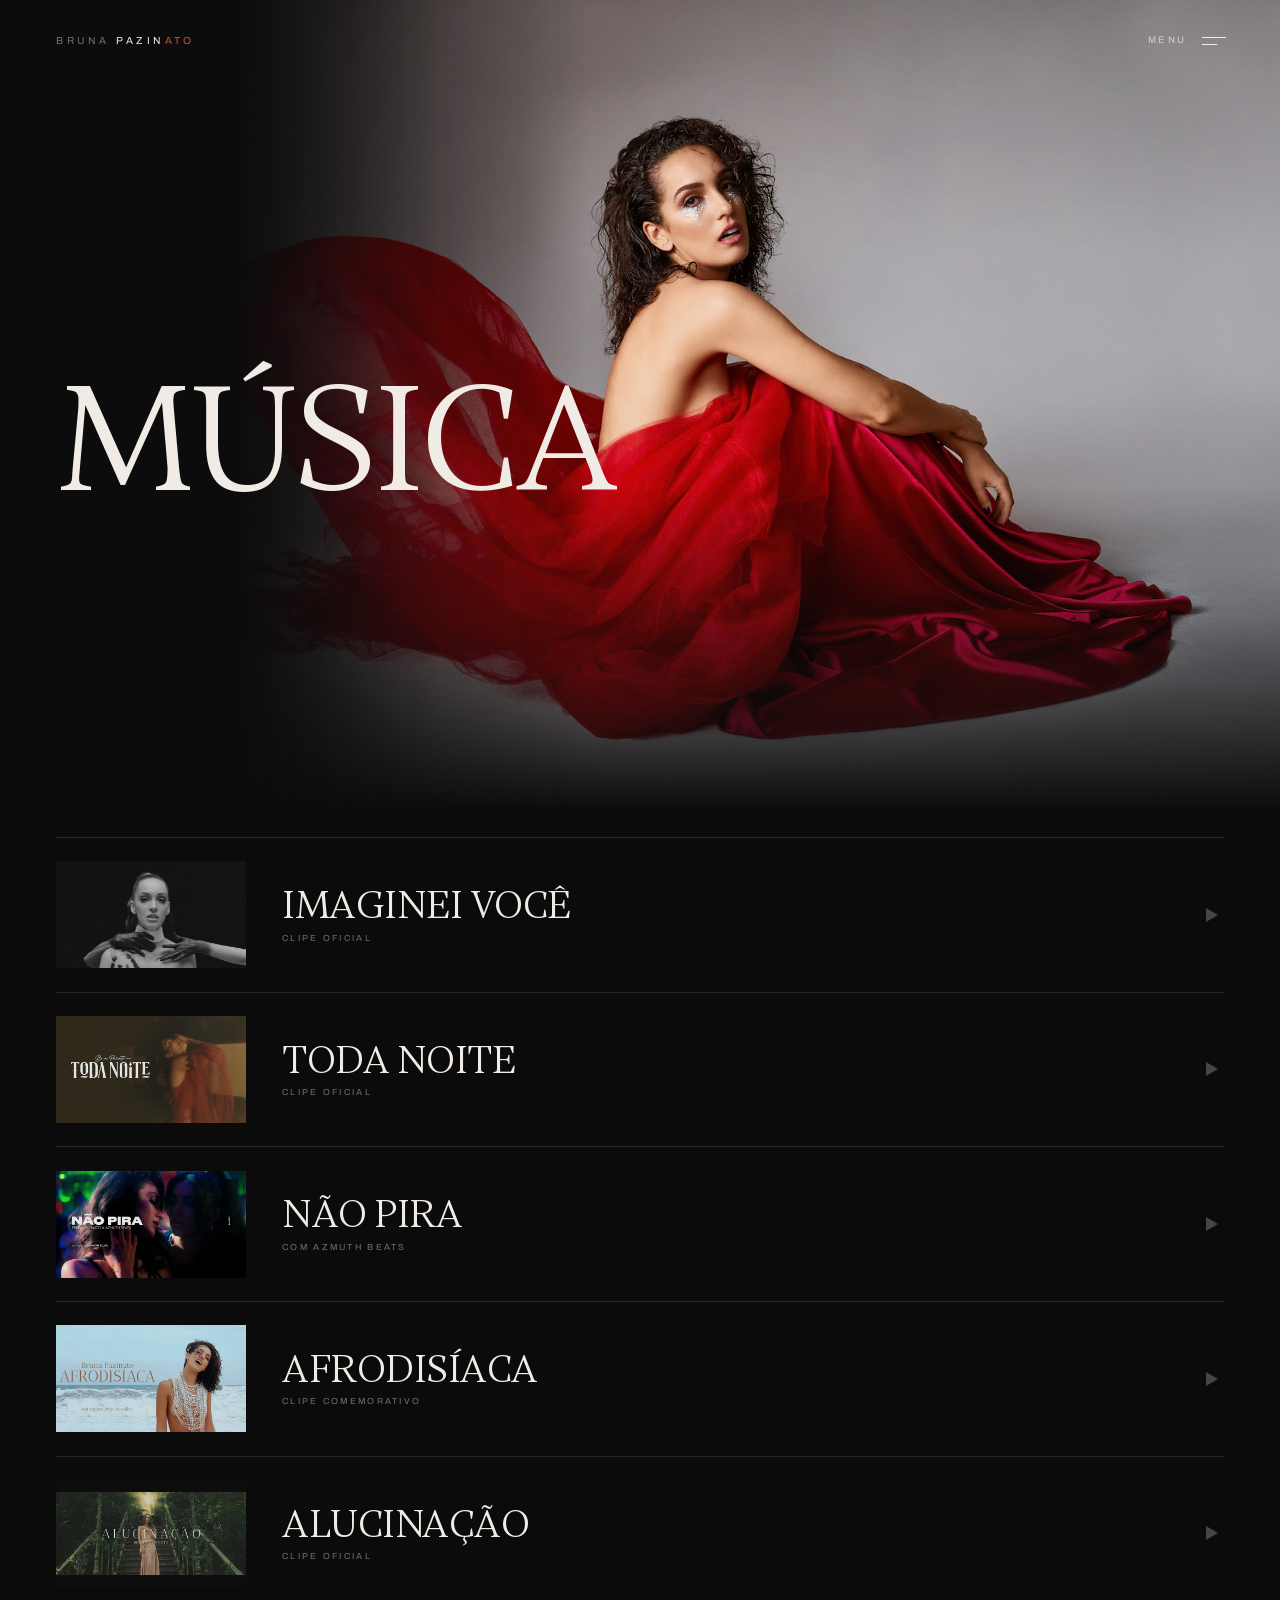
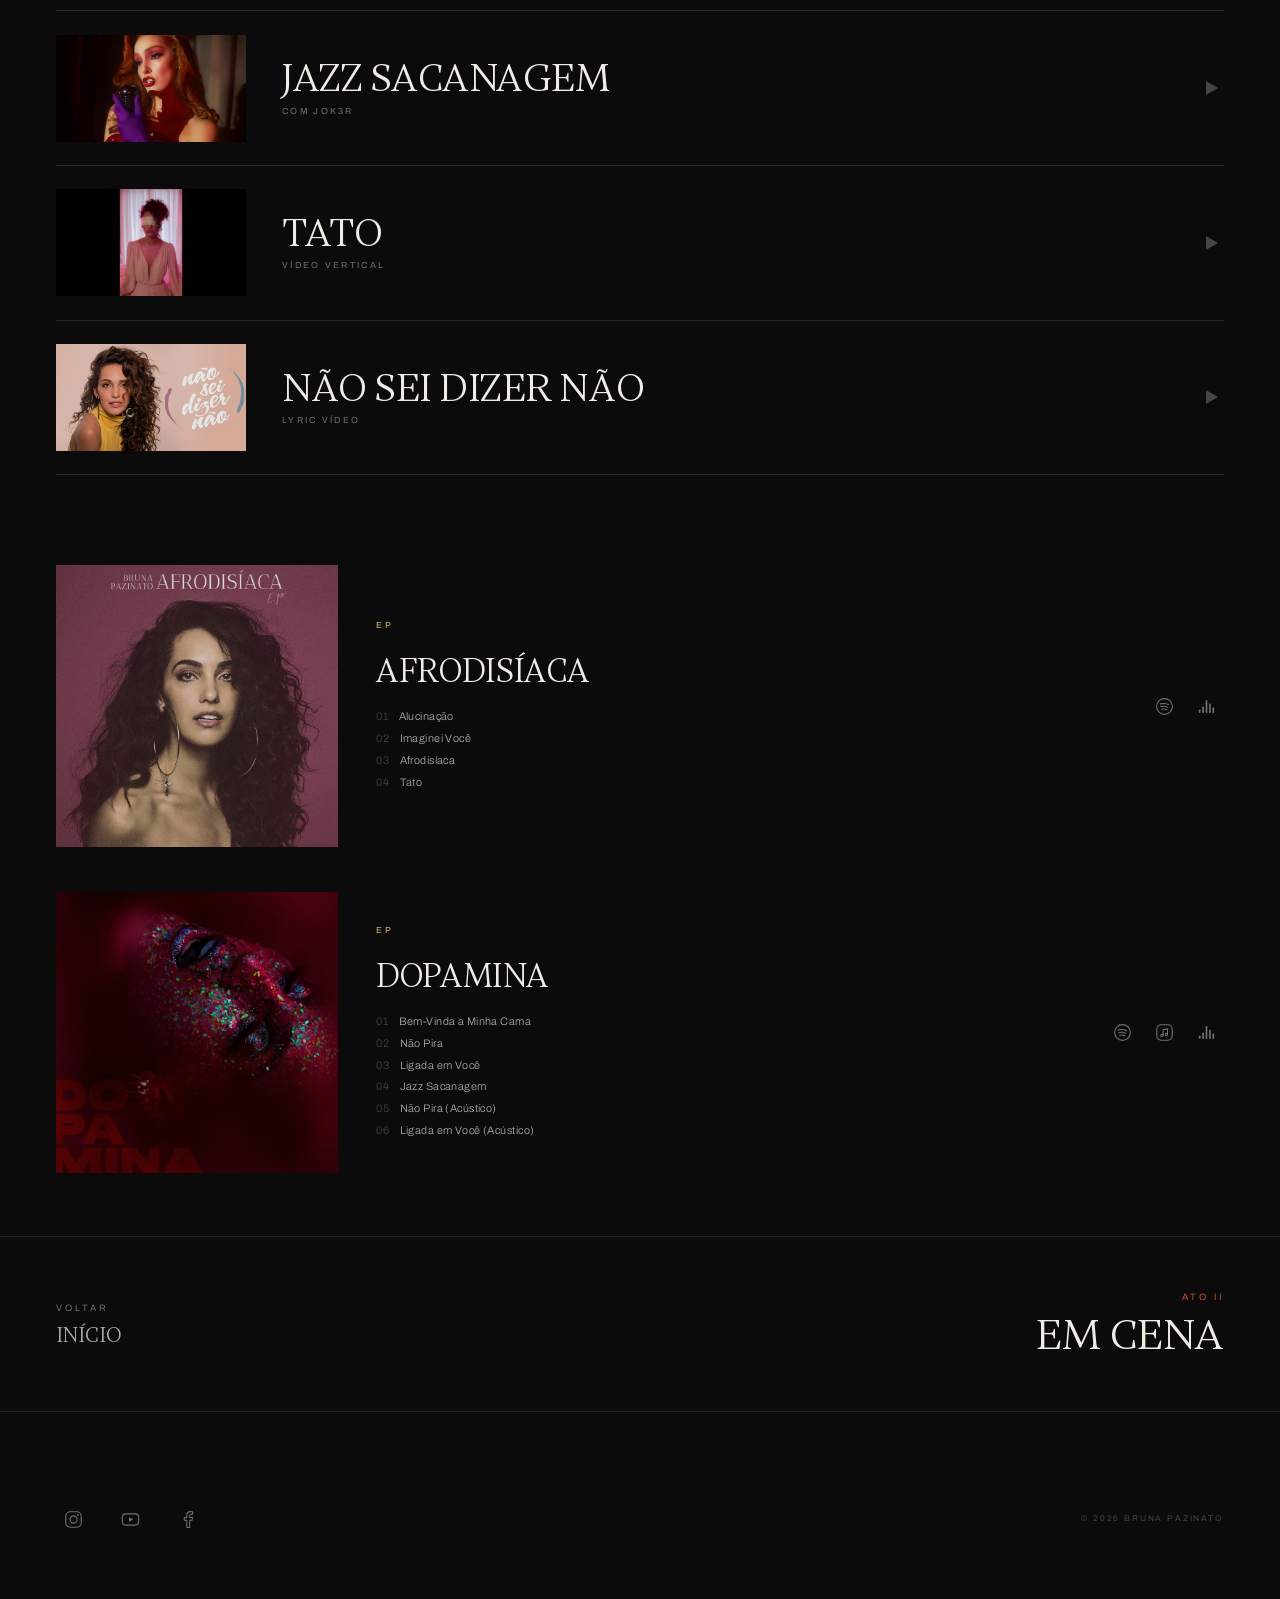
<file: gambetta/musica.html>
<!doctype html>
<html lang="pt-BR">
<head>
<meta charset="utf-8">
<meta name="viewport" content="width=device-width, initial-scale=1">

<meta name="robots" content="noindex, nofollow">

<title>Ato I · Música | Bruna Pazinato</title>
<meta name="description" content="Os clipes de Bruna Pazinato: Imaginei Você, Toda Noite, Não Pira, Afrodisíaca, Alucinação, Jazz Sacanagem, Tato e Não Sei Dizer Não.">
<meta name="theme-color" content="#0B0B0C">
<meta name="color-scheme" content="dark">

<meta property="og:type" content="website">
<meta property="og:locale" content="pt_BR">
<meta property="og:title" content="Ato I · Música | Bruna Pazinato">
<meta property="og:description" content="Oito clipes.">
<meta property="og:image" content="../assets/img/ato-musica.jpg">

<link rel="icon" href="../assets/img/favicon.svg" type="image/svg+xml">
<link rel="icon" href="../assets/img/favicon-32.png" sizes="32x32" type="image/png">

<link rel="apple-touch-icon" href="../assets/img/apple-touch-icon.png">
<link rel="manifest" href="../site.webmanifest">

<link rel="preconnect" href="https://fonts.googleapis.com">
<link rel="preconnect" href="https://fonts.gstatic.com" crossorigin>
<link rel="preconnect" href="https://i.ytimg.com">
<link rel="preconnect" href="https://api.fontshare.com">
<link rel="stylesheet" href="https://fonts.googleapis.com/css2?family=Archivo:wght@300..600&family=Fraunces:opsz,wght@9..144,300..800&family=Young+Serif&display=swap">
<link rel="stylesheet" href="https://api.fontshare.com/v2/css?f[]=gambetta@400,500&display=swap">

<link rel="stylesheet" href="../assets/css/base.css?v=202610021000">
<link rel="stylesheet" href="../assets/css/header.css?v=202610022230">
<link rel="stylesheet" href="../assets/css/rodape.css?v=202610021000">
<link rel="stylesheet" href="../assets/css/ato.css?v=202610021000">
<link rel="stylesheet" href="../assets/css/musica.css?v=202610021000">
<link rel="stylesheet" href="../assets/css/discos.css?v=202610021000">
<link rel="stylesheet" href="../assets/css/player.css?v=202610021000">

<link rel="stylesheet" href="../assets/css/mobile.css?v=202610021000">
<link rel="stylesheet" href="fonte.css?v=202610021000">
<script>document.documentElement.classList.add('js');</script>
</head>

<body>

<a class="skip-link" href="#conteudo">Ir para o conteúdo</a>

<header class="header" id="topo">

  <a class="brand" href="index.html" aria-label="Bruna Pazinato, início">
    <span class="brand__first">Bruna</span>
    <span class="brand__last">Pazin<span class="ato">ato</span></span>
  </a>

  <nav class="nav" aria-label="Navegação principal">
    <ul class="nav__list">
      <li class="nav__item"><a href="musica.html">Música</a></li>
      <li class="nav__item"><a href="em-cena.html">Em cena</a></li>
      <li class="nav__item"><a href="ao-vivo.html">Ao vivo</a></li>
      <li class="nav__item"><a href="trajetoria.html">Trajetória</a></li>
      <li class="nav__item"><a href="contato.html">Contato</a></li>
    </ul>
  </nav>

  <button class="burger" type="button" aria-expanded="false" aria-controls="menu" aria-label="Abrir menu">
    <span class="burger__label" aria-hidden="true"></span>
    <span class="burger__lines" aria-hidden="true"><i></i><i></i></span>
  </button>

</header>

<div class="menu" id="menu" hidden>
  <nav class="menu__nav" aria-label="Navegação">
    <ul>
      <li><a href="index.html">Início</a></li>
      <li><a href="musica.html">Música</a></li>
      <li><a href="em-cena.html">Em cena</a></li>
      <li><a href="ao-vivo.html">Ao vivo</a></li>
      <li><a href="trajetoria.html">Trajetória</a></li>
      <li><a href="contato.html">Contato</a></li>
    </ul>
  </nav>
  <div class="menu__rodape">
    <ul class="menu__redes">
      <li><a href="https://instagram.com/bpazinato" target="_blank" rel="noopener" aria-label="Instagram">
        <svg viewBox="0 0 24 24" fill="none" stroke="currentColor" stroke-width="1.25" aria-hidden="true" focusable="false">
          <rect x="3.2" y="3.2" width="17.6" height="17.6" rx="5"/>
          <circle cx="12" cy="12" r="4.1"/>
          <circle cx="17.1" cy="6.9" r="1.05" fill="currentColor" stroke="none"/>
        </svg>
      </a></li>
      <li><a href="https://www.youtube.com/channel/UCs1HlGrYMuPxs7Hd3xBVKPA" target="_blank" rel="noopener" aria-label="YouTube">
        <svg viewBox="0 0 24 24" fill="none" stroke="currentColor" stroke-width="1.25" aria-hidden="true" focusable="false">
          <rect x="2.6" y="5.6" width="18.8" height="12.8" rx="4"/>
          <path d="M10.3 9.3v5.4l4.7-2.7z" fill="currentColor" stroke="none"/>
        </svg>
      </a></li>
      <li><a href="https://www.facebook.com/bpazinato" target="_blank" rel="noopener" aria-label="Facebook">
        <svg viewBox="0 0 24 24" fill="none" stroke="currentColor" stroke-width="1.25" stroke-linejoin="round" aria-hidden="true" focusable="false">
          <path d="M14.5 21.2v-8.3h2.8l.42-3.25H14.5V7.57c0-.94.26-1.58 1.61-1.58h1.72V3.08c-.3-.04-1.32-.13-2.5-.13-2.48 0-4.17 1.51-4.17 4.29v2.39H8.35v3.25h2.81v8.32z"/>
        </svg>
      </a></li>
    </ul>
  </div>
</div>

<main id="conteudo">

  <!-- abertura do ato -->
  <section class="abertura" style="--foto-borda: 18%; --foto-pos: 52% 44%; --foto-fade: 34%; --foto-brilho: .95">

    <figure class="abertura__figura" aria-hidden="true">
      <img class="abertura__foto" src="../assets/img/abertura-musica.jpg?v=202610052000" alt="" width="1619" height="1080" decoding="async">
      <span class="abertura__veu"></span>
    </figure>

    <h1 class="abertura__titulo">Música</h1>

    <span class="grain" aria-hidden="true"></span>
  </section>

  <!-- as faixas -->
  <section class="faixas" aria-label="Clipes">
    <ol class="faixas__lista">

      <li class="faixa" data-reveal style="--i:0">
        <a class="faixa__link" href="https://www.youtube.com/watch?v=_xB9Nht_NVQ" data-video="_xB9Nht_NVQ" target="_blank" rel="noopener">
          <span class="faixa__still"><img src="../assets/img/clipes/imaginei-voce.jpg" alt="" width="720" height="405" loading="lazy" decoding="async"></span>
          <span class="faixa__texto">
            <span class="faixa__titulo">Imaginei Você</span>
            <span class="faixa__nota">Clipe oficial</span>
          </span>
          <span class="faixa__play" aria-hidden="true"></span>
        </a>
      </li>

      <li class="faixa" data-reveal style="--i:1">
        <a class="faixa__link" href="https://www.youtube.com/watch?v=5VfAi6pTGfU" data-video="5VfAi6pTGfU" target="_blank" rel="noopener">
          <span class="faixa__still"><img src="../assets/img/clipes/toda-noite.jpg" alt="" width="720" height="405" loading="lazy" decoding="async"></span>
          <span class="faixa__texto">
            <span class="faixa__titulo">Toda Noite</span>
            <span class="faixa__nota">Clipe oficial</span>
          </span>
          <span class="faixa__play" aria-hidden="true"></span>
        </a>
      </li>

      <li class="faixa" data-reveal style="--i:2">
        <a class="faixa__link" href="https://www.youtube.com/watch?v=0DDPbYIRLao" data-video="0DDPbYIRLao" target="_blank" rel="noopener">
          <span class="faixa__still"><img src="../assets/img/clipes/nao-pira.jpg" alt="" width="720" height="405" loading="lazy" decoding="async"></span>
          <span class="faixa__texto">
            <span class="faixa__titulo">Não Pira</span>
            <span class="faixa__nota">com Azmuth Beats</span>
          </span>
          <span class="faixa__play" aria-hidden="true"></span>
        </a>
      </li>

      <li class="faixa" data-reveal style="--i:3">
        <a class="faixa__link" href="https://www.youtube.com/watch?v=Fl-YV5onCJw" data-video="Fl-YV5onCJw" target="_blank" rel="noopener">
          <span class="faixa__still"><img src="../assets/img/clipes/afrodisiaca.jpg" alt="" width="720" height="405" loading="lazy" decoding="async"></span>
          <span class="faixa__texto">
            <span class="faixa__titulo">Afrodisíaca</span>
            <span class="faixa__nota">Clipe comemorativo</span>
          </span>
          <span class="faixa__play" aria-hidden="true"></span>
        </a>
      </li>

      <li class="faixa" data-reveal style="--i:4">
        <a class="faixa__link" href="https://www.youtube.com/watch?v=TVgPs5HKgy0" data-video="TVgPs5HKgy0" target="_blank" rel="noopener">
          <span class="faixa__still"><img src="../assets/img/clipes/alucinacao.jpg" alt="" width="720" height="405" loading="lazy" decoding="async"></span>
          <span class="faixa__texto">
            <span class="faixa__titulo">Alucinação</span>
            <span class="faixa__nota">Clipe oficial</span>
          </span>
          <span class="faixa__play" aria-hidden="true"></span>
        </a>
      </li>

      <li class="faixa" data-reveal style="--i:5">
        <a class="faixa__link" href="https://www.youtube.com/watch?v=KrEUbQZV87g" data-video="KrEUbQZV87g" target="_blank" rel="noopener">
          <span class="faixa__still"><img src="../assets/img/clipes/jazz-sacanagem.jpg" alt="" width="720" height="405" loading="lazy" decoding="async"></span>
          <span class="faixa__texto">
            <span class="faixa__titulo">Jazz Sacanagem</span>
            <span class="faixa__nota">com JOK3R</span>
          </span>
          <span class="faixa__play" aria-hidden="true"></span>
        </a>
      </li>

      <li class="faixa" data-reveal style="--i:6">
        <a class="faixa__link" href="https://www.youtube.com/watch?v=1sfQI7mvU8M" data-video="1sfQI7mvU8M" data-formato="vertical" target="_blank" rel="noopener">
          <span class="faixa__still"><img src="../assets/img/clipes/tato.jpg" alt="" width="720" height="405" loading="lazy" decoding="async"></span>
          <span class="faixa__texto">
            <span class="faixa__titulo">Tato</span>
            <span class="faixa__nota">Vídeo vertical</span>
          </span>
          <span class="faixa__play" aria-hidden="true"></span>
        </a>
      </li>

      <li class="faixa" data-reveal style="--i:7">
        <a class="faixa__link" href="https://www.youtube.com/watch?v=PMwnzVYws5g" data-video="PMwnzVYws5g" target="_blank" rel="noopener">
          <span class="faixa__still"><img src="../assets/img/clipes/nao-sei-dizer-nao.jpg" alt="" width="720" height="405" loading="lazy" decoding="async"></span>
          <span class="faixa__texto">
            <span class="faixa__titulo">Não Sei Dizer Não</span>
            <span class="faixa__nota">Lyric vídeo</span>
          </span>
          <span class="faixa__play" aria-hidden="true"></span>
        </a>
      </li>

    </ol>
  </section>

  <!-- os discos -->
  <section class="discos" aria-label="EPs">
    <ul class="discos__lista">

      <li class="disco" data-reveal style="--i:0">
        <a class="disco__capa" href="https://open.spotify.com/album/0brQRcdplwzQ11NxQKjmI7" target="_blank" rel="noopener" aria-label="Ouvir o EP Afrodisíaca no Spotify">
          <img src="../assets/img/discos/afrodisiaca.jpg" alt="Capa do EP Afrodisíaca" width="800" height="800" loading="lazy" decoding="async">
        </a>
        <div class="disco__texto">
          <p class="disco__tipo">EP</p>
          <h2 class="disco__nome">Afrodisíaca</h2>
          <ol class="disco__faixas">
            <li><i>01</i>Alucinação</li>
            <li><i>02</i>Imaginei Você</li>
            <li><i>03</i>Afrodisíaca</li>
            <li><i>04</i>Tato</li>
          </ol>
        </div>

        <ul class="disco__onde">
          <li><a href="https://open.spotify.com/album/0brQRcdplwzQ11NxQKjmI7" target="_blank" rel="noopener" aria-label="Afrodisíaca no Spotify">
            <svg viewBox="0 0 24 24" fill="none" stroke="currentColor" stroke-width="1.25" stroke-linecap="round" aria-hidden="true" focusable="false">
              <circle cx="12" cy="12" r="9"/>
              <path d="M7.1 9c3.2-.85 6.7-.5 9.7 1"/>
              <path d="M7.8 12.1c2.6-.66 5.5-.4 7.9.9"/>
              <path d="M8.6 15.1c2-.5 4.3-.3 6.2.7"/>
            </svg>
          </a></li>
          <li><a href="https://www.deezer.com/album/222559222" target="_blank" rel="noopener" aria-label="Afrodisíaca no Deezer">
            <svg viewBox="0 0 24 24" fill="none" stroke="currentColor" stroke-width="1.9" stroke-linecap="round" aria-hidden="true" focusable="false">
              <path d="M4.2 16.4v2.2"/>
              <path d="M8.1 12.9v5.7"/>
              <path d="M12 5.4v13.2"/>
              <path d="M15.9 9.6v9"/>
              <path d="M19.8 14v4.6"/>
            </svg>
          </a></li>
        </ul>
      </li>

      <li class="disco" data-reveal style="--i:1">
        <a class="disco__capa" href="https://open.spotify.com/album/660BmSq68nxamTyIBzfrRt" target="_blank" rel="noopener" aria-label="Ouvir o EP Dopamina no Spotify">
          <img src="../assets/img/discos/dopamina.jpg" alt="Capa do EP Dopamina" width="800" height="800" loading="lazy" decoding="async">
        </a>
        <div class="disco__texto">
          <p class="disco__tipo">EP</p>
          <h2 class="disco__nome">Dopamina</h2>
          <ol class="disco__faixas">
            <li><i>01</i>Bem-Vinda a Minha Cama</li>
            <li><i>02</i>Não Pira</li>
            <li><i>03</i>Ligada em Você</li>
            <li><i>04</i>Jazz Sacanagem</li>
            <li><i>05</i>Não Pira (Acústico)</li>
            <li><i>06</i>Ligada em Você (Acústico)</li>
          </ol>
        </div>

        <ul class="disco__onde">
          <li><a href="https://open.spotify.com/album/660BmSq68nxamTyIBzfrRt" target="_blank" rel="noopener" aria-label="Dopamina no Spotify">
            <svg viewBox="0 0 24 24" fill="none" stroke="currentColor" stroke-width="1.25" stroke-linecap="round" aria-hidden="true" focusable="false">
              <circle cx="12" cy="12" r="9"/>
              <path d="M7.1 9c3.2-.85 6.7-.5 9.7 1"/>
              <path d="M7.8 12.1c2.6-.66 5.5-.4 7.9.9"/>
              <path d="M8.6 15.1c2-.5 4.3-.3 6.2.7"/>
            </svg>
          </a></li>
          <li><a href="https://music.apple.com/br/album/dopamina-ep/1658927286" target="_blank" rel="noopener" aria-label="Dopamina no Apple Music">
            <svg viewBox="0 0 24 24" fill="none" stroke="currentColor" stroke-width="1.25" stroke-linejoin="round" aria-hidden="true" focusable="false">
              <rect x="3.2" y="3.2" width="17.6" height="17.6" rx="5"/>
              <path d="M10.4 15.1V8.9l5-1.05v6.2"/>
              <circle cx="9.1" cy="15.3" r="1.35"/>
              <circle cx="14.1" cy="14.2" r="1.35"/>
            </svg>
          </a></li>
          <li><a href="https://www.deezer.com/album/384988357" target="_blank" rel="noopener" aria-label="Dopamina no Deezer">
            <svg viewBox="0 0 24 24" fill="none" stroke="currentColor" stroke-width="1.9" stroke-linecap="round" aria-hidden="true" focusable="false">
              <path d="M4.2 16.4v2.2"/>
              <path d="M8.1 12.9v5.7"/>
              <path d="M12 5.4v13.2"/>
              <path d="M15.9 9.6v9"/>
              <path d="M19.8 14v4.6"/>
            </svg>
          </a></li>
        </ul>
      </li>

    </ul>
  </section>

  <!-- passagem para o próximo ato -->
  <nav class="passagem" aria-label="Navegação entre atos">
    <a class="passagem__link" href="index.html">
      <span class="passagem__rotulo">Voltar</span>
      <span class="passagem__nome">Início</span>
    </a>
    <a class="passagem__link passagem__link--proximo" href="em-cena.html">
      <span class="passagem__rotulo">Ato II</span>
      <span class="passagem__nome">Em cena</span>
    </a>
  </nav>

</main>

<!-- rodapé -->
<footer class="rodape">

  <ul class="rodape__redes">
    <li><a href="https://instagram.com/bpazinato" target="_blank" rel="noopener" aria-label="Instagram">
      <svg viewBox="0 0 24 24" fill="none" stroke="currentColor" stroke-width="1.25" aria-hidden="true" focusable="false">
        <rect x="3.2" y="3.2" width="17.6" height="17.6" rx="5"/>
        <circle cx="12" cy="12" r="4.1"/>
        <circle cx="17.1" cy="6.9" r="1.05" fill="currentColor" stroke="none"/>
      </svg>
    </a></li>
    <li><a href="https://www.youtube.com/channel/UCs1HlGrYMuPxs7Hd3xBVKPA" target="_blank" rel="noopener" aria-label="YouTube">
      <svg viewBox="0 0 24 24" fill="none" stroke="currentColor" stroke-width="1.25" aria-hidden="true" focusable="false">
        <rect x="2.6" y="5.6" width="18.8" height="12.8" rx="4"/>
        <path d="M10.3 9.3v5.4l4.7-2.7z" fill="currentColor" stroke="none"/>
      </svg>
    </a></li>
    <li><a href="https://www.facebook.com/bpazinato" target="_blank" rel="noopener" aria-label="Facebook">
      <svg viewBox="0 0 24 24" fill="none" stroke="currentColor" stroke-width="1.25" stroke-linejoin="round" aria-hidden="true" focusable="false">
        <path d="M14.5 21.2v-8.3h2.8l.42-3.25H14.5V7.57c0-.94.26-1.58 1.61-1.58h1.72V3.08c-.3-.04-1.32-.13-2.5-.13-2.48 0-4.17 1.51-4.17 4.29v2.39H8.35v3.25h2.81v8.32z"/>
      </svg>
    </a></li>
  </ul>

  <p class="rodape__direitos">© 2026 Bruna Pazinato</p>

</footer>

<div class="player" id="player" hidden>
  <button class="player__fechar" type="button" aria-label="Fechar vídeo">
    <span aria-hidden="true"></span>
  </button>
  <div class="player__quadro"></div>
</div>

<script src="../assets/js/pronto.js?v=202610021000" defer></script>
<script src="../assets/js/nav.js?v=202610022200" defer></script>
<script src="../assets/js/reveal.js?v=202610021000" defer></script>
<script src="../assets/js/player.js?v=202610021000" defer></script>

</body>
</html>
</file>
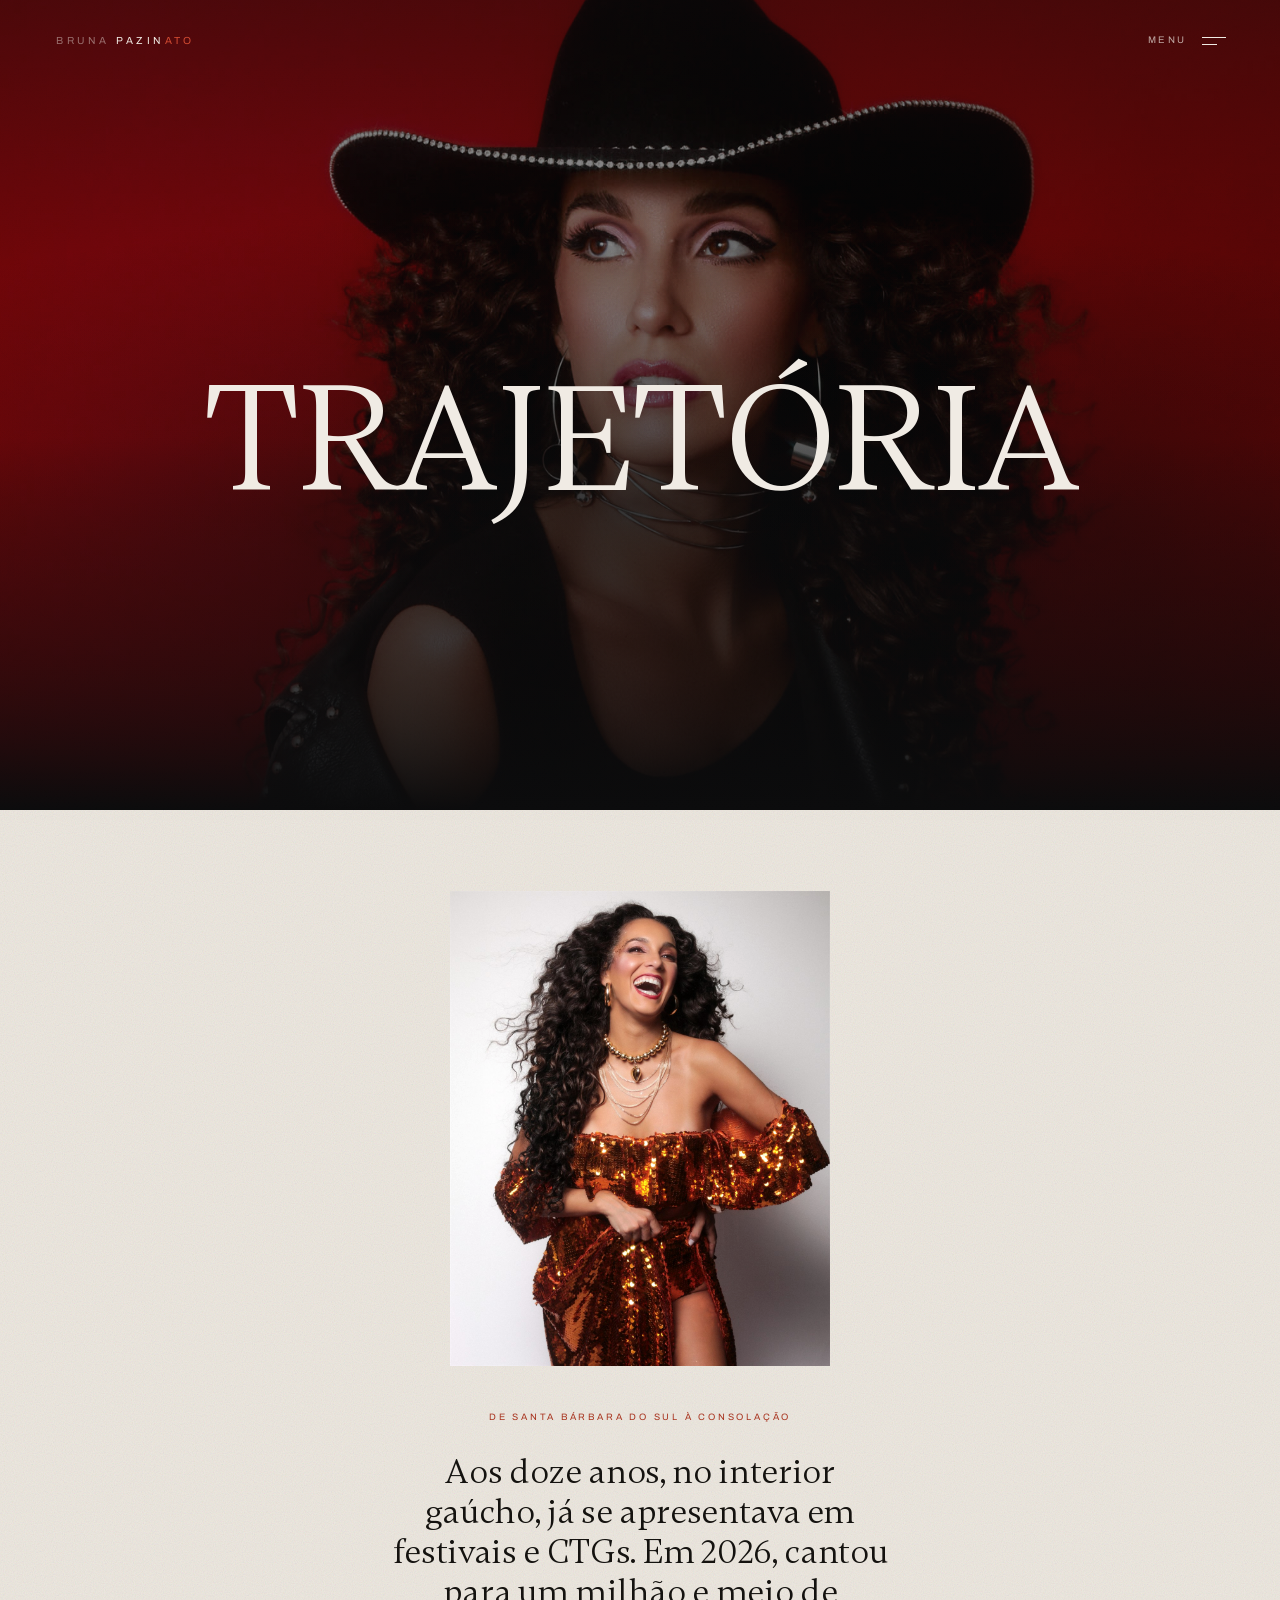
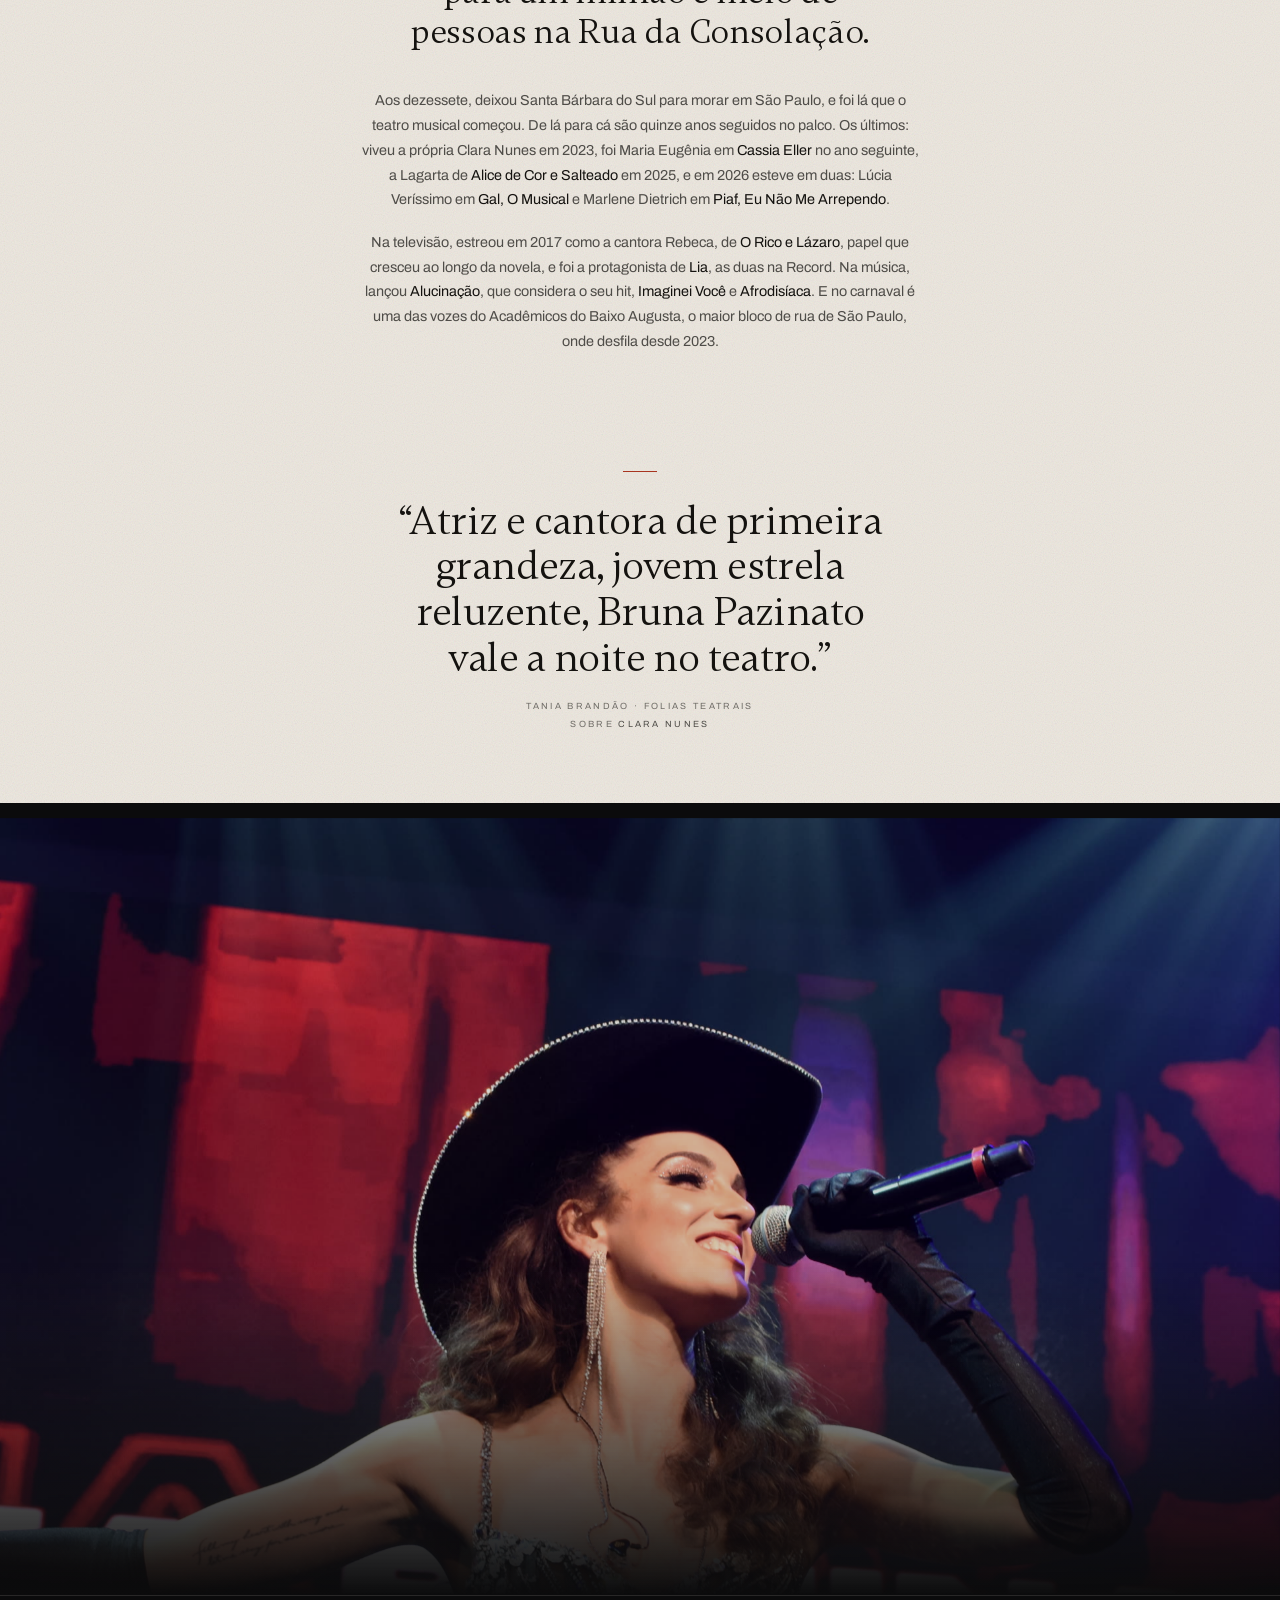
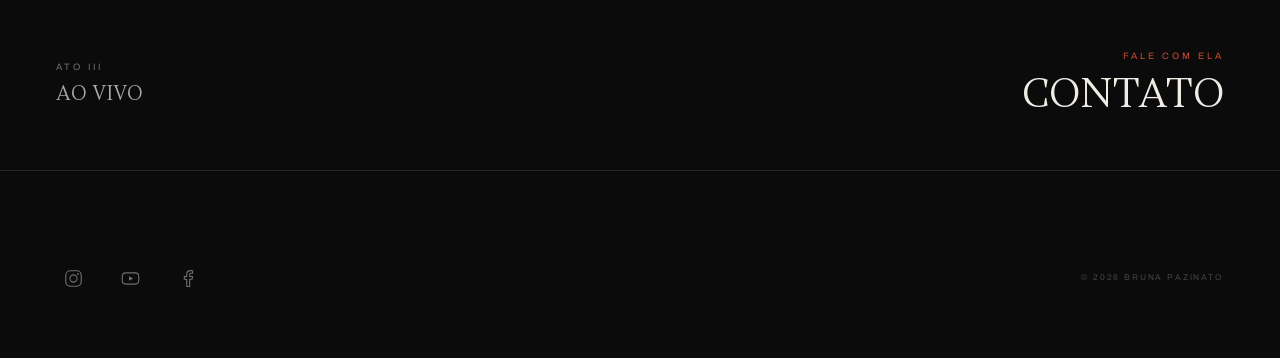
<file: gambetta/trajetoria.html>
<!doctype html>
<html lang="pt-BR">
<head>
<meta charset="utf-8">
<meta name="viewport" content="width=device-width, initial-scale=1">

<meta name="robots" content="noindex, nofollow">

<title>Trajetória | Bruna Pazinato</title>
<meta name="description" content="A trajetória de Bruna Pazinato, de Santa Bárbara do Sul à Rua da Consolação: teatro musical, televisão, música e carnaval.">
<meta name="theme-color" content="#0B0B0C">
<meta name="color-scheme" content="dark light">

<meta property="og:type" content="website">
<meta property="og:locale" content="pt_BR">
<meta property="og:title" content="Trajetória | Bruna Pazinato">
<meta property="og:description" content="De Santa Bárbara do Sul à Rua da Consolação.">
<meta property="og:image" content="../assets/img/trajetoria-retrato.jpg">

<link rel="icon" href="../assets/img/favicon.svg" type="image/svg+xml">
<link rel="icon" href="../assets/img/favicon-32.png" sizes="32x32" type="image/png">

<link rel="apple-touch-icon" href="../assets/img/apple-touch-icon.png">
<link rel="manifest" href="../site.webmanifest">

<link rel="preconnect" href="https://fonts.googleapis.com">
<link rel="preconnect" href="https://fonts.gstatic.com" crossorigin>
<link rel="preconnect" href="https://api.fontshare.com">
<link rel="stylesheet" href="https://fonts.googleapis.com/css2?family=Archivo:wght@300..600&family=Fraunces:opsz,wght@9..144,300..800&family=Young+Serif&display=swap">
<link rel="stylesheet" href="https://api.fontshare.com/v2/css?f[]=gambetta@400,500&display=swap">

<link rel="stylesheet" href="../assets/css/base.css?v=202610021000">
<link rel="stylesheet" href="../assets/css/header.css?v=202610022230">
<link rel="stylesheet" href="../assets/css/rodape.css?v=202610021000">
<link rel="stylesheet" href="../assets/css/ato.css?v=202610021000">
<link rel="stylesheet" href="../assets/css/trajetoria.css?v=202610021000">

<link rel="stylesheet" href="../assets/css/mobile.css?v=202610021000">
<link rel="stylesheet" href="fonte.css?v=202610021000">
<script>document.documentElement.classList.add('js');</script>
</head>

<body>

<a class="skip-link" href="#conteudo">Ir para o conteúdo</a>

<header class="header" id="topo">

  <a class="brand" href="index.html" aria-label="Bruna Pazinato, início">
    <span class="brand__first">Bruna</span>
    <span class="brand__last">Pazin<span class="ato">ato</span></span>
  </a>

  <nav class="nav" aria-label="Navegação principal">
    <ul class="nav__list">
      <li class="nav__item"><a href="musica.html">Música</a></li>
      <li class="nav__item"><a href="em-cena.html">Em cena</a></li>
      <li class="nav__item"><a href="ao-vivo.html">Ao vivo</a></li>
      <li class="nav__item"><a href="trajetoria.html" aria-current="page">Trajetória</a></li>
      <li class="nav__item"><a href="contato.html">Contato</a></li>
    </ul>
  </nav>

  <button class="burger" type="button" aria-expanded="false" aria-controls="menu" aria-label="Abrir menu">
    <span class="burger__label" aria-hidden="true"></span>
    <span class="burger__lines" aria-hidden="true"><i></i><i></i></span>
  </button>

</header>

<div class="menu" id="menu" hidden>
  <nav class="menu__nav" aria-label="Navegação">
    <ul>
      <li><a href="index.html">Início</a></li>
      <li><a href="musica.html">Música</a></li>
      <li><a href="em-cena.html">Em cena</a></li>
      <li><a href="ao-vivo.html">Ao vivo</a></li>
      <li><a href="trajetoria.html" aria-current="page">Trajetória</a></li>
      <li><a href="contato.html">Contato</a></li>
    </ul>
  </nav>
  <div class="menu__rodape">
    <ul class="menu__redes">
      <li><a href="https://instagram.com/bpazinato" target="_blank" rel="noopener" aria-label="Instagram">
        <svg viewBox="0 0 24 24" fill="none" stroke="currentColor" stroke-width="1.25" aria-hidden="true" focusable="false">
          <rect x="3.2" y="3.2" width="17.6" height="17.6" rx="5"/>
          <circle cx="12" cy="12" r="4.1"/>
          <circle cx="17.1" cy="6.9" r="1.05" fill="currentColor" stroke="none"/>
        </svg>
      </a></li>
      <li><a href="https://www.youtube.com/channel/UCs1HlGrYMuPxs7Hd3xBVKPA" target="_blank" rel="noopener" aria-label="YouTube">
        <svg viewBox="0 0 24 24" fill="none" stroke="currentColor" stroke-width="1.25" aria-hidden="true" focusable="false">
          <rect x="2.6" y="5.6" width="18.8" height="12.8" rx="4"/>
          <path d="M10.3 9.3v5.4l4.7-2.7z" fill="currentColor" stroke="none"/>
        </svg>
      </a></li>
      <li><a href="https://www.facebook.com/bpazinato" target="_blank" rel="noopener" aria-label="Facebook">
        <svg viewBox="0 0 24 24" fill="none" stroke="currentColor" stroke-width="1.25" stroke-linejoin="round" aria-hidden="true" focusable="false">
          <path d="M14.5 21.2v-8.3h2.8l.42-3.25H14.5V7.57c0-.94.26-1.58 1.61-1.58h1.72V3.08c-.3-.04-1.32-.13-2.5-.13-2.48 0-4.17 1.51-4.17 4.29v2.39H8.35v3.25h2.81v8.32z"/>
        </svg>
      </a></li>
    </ul>
  </div>
</div>

<main id="conteudo">

  <!-- abertura -->
  <section class="abertura abertura--cheia" style="--foto-borda: 0%; --foto-pos: 50% 12%; --foto-fade: 0%; --foto-brilho: .82">

    <figure class="abertura__figura" aria-hidden="true">
      <img class="abertura__foto" src="../assets/img/abertura-trajetoria.jpg" alt="" width="1600" height="2000" decoding="async">
      <span class="abertura__veu"></span>
    </figure>

    <h1 class="abertura__titulo">Trajetória</h1>

    <span class="grain" aria-hidden="true"></span>
  </section>

  <div class="folha claro">

    <section class="arco" aria-labelledby="arco-titulo">

      <figure class="arco__retrato">
        <img src="../assets/img/trajetoria-retrato.jpg" alt="Retrato de Bruna Pazinato" width="1200" height="1500" decoding="async">
      </figure>

      <div class="arco__texto">
        <p class="rotulo" id="arco-titulo">De Santa Bárbara do Sul à Consolação</p>

        <p class="arco__frase">Aos doze anos, no interior gaúcho, já se apresentava em festivais e CTGs. Em 2026, cantou para um milhão e meio de pessoas na Rua da Consolação.</p>

        <div class="arco__corpo">
          <p>Aos dezessete, deixou Santa Bárbara do Sul para morar em São Paulo, e foi lá que o teatro musical começou. De lá para cá são quinze anos seguidos no palco. Os últimos: viveu a própria Clara Nunes em 2023, foi Maria Eugênia em <em>Cassia Eller</em> no ano seguinte, a Lagarta de <em>Alice de Cor e Salteado</em> em 2025, e em 2026 esteve em duas: Lúcia Veríssimo em <em>Gal, O Musical</em> e Marlene Dietrich em <em>Piaf, Eu Não Me Arrependo</em>.</p>
          <p>Na televisão, estreou em 2017 como a cantora Rebeca, de <em>O Rico e Lázaro</em>, papel que cresceu ao longo da novela, e foi a protagonista de <em>Lia</em>, as duas na Record. Na música, lançou <em>Alucinação</em>, que considera o seu hit, <em>Imaginei Você</em> e <em>Afrodisíaca</em>. E no carnaval é uma das vozes do Acadêmicos do Baixo Augusta, o maior bloco de rua de São Paulo, onde desfila desde 2023.</p>
        </div>
      </div>

    </section>

    <blockquote class="critica">
      <p>“Atriz e cantora de primeira grandeza, jovem estrela reluzente, Bruna Pazinato vale a noite no teatro.”</p>
      <cite>Tania Brandão · Folias Teatrais
        <span class="critica__obra">sobre <em>Clara Nunes</em></span></cite>
    </blockquote>

  </div>

  <figure class="fim" data-parallax>
    <img src="../assets/img/fim-trajetoria.jpg?v=202609301700" alt="Bruna Pazinato no palco, com o próprio nome no telão atrás" width="2400" height="1200" decoding="async">
  </figure>
  <!-- passagem -->
  <nav class="passagem" aria-label="Navegação entre páginas">
    <a class="passagem__link" href="ao-vivo.html">
      <span class="passagem__rotulo">Ato III</span>
      <span class="passagem__nome">Ao vivo</span>
    </a>
    <a class="passagem__link passagem__link--proximo" href="contato.html">
      <span class="passagem__rotulo">Fale com ela</span>
      <span class="passagem__nome">Contato</span>
    </a>
  </nav>

</main>

<!-- rodapé -->
<footer class="rodape">

  <ul class="rodape__redes">
    <li><a href="https://instagram.com/bpazinato" target="_blank" rel="noopener" aria-label="Instagram">
      <svg viewBox="0 0 24 24" fill="none" stroke="currentColor" stroke-width="1.25" aria-hidden="true" focusable="false">
        <rect x="3.2" y="3.2" width="17.6" height="17.6" rx="5"/>
        <circle cx="12" cy="12" r="4.1"/>
        <circle cx="17.1" cy="6.9" r="1.05" fill="currentColor" stroke="none"/>
      </svg>
    </a></li>
    <li><a href="https://www.youtube.com/channel/UCs1HlGrYMuPxs7Hd3xBVKPA" target="_blank" rel="noopener" aria-label="YouTube">
      <svg viewBox="0 0 24 24" fill="none" stroke="currentColor" stroke-width="1.25" aria-hidden="true" focusable="false">
        <rect x="2.6" y="5.6" width="18.8" height="12.8" rx="4"/>
        <path d="M10.3 9.3v5.4l4.7-2.7z" fill="currentColor" stroke="none"/>
      </svg>
    </a></li>
    <li><a href="https://www.facebook.com/bpazinato" target="_blank" rel="noopener" aria-label="Facebook">
      <svg viewBox="0 0 24 24" fill="none" stroke="currentColor" stroke-width="1.25" stroke-linejoin="round" aria-hidden="true" focusable="false">
        <path d="M14.5 21.2v-8.3h2.8l.42-3.25H14.5V7.57c0-.94.26-1.58 1.61-1.58h1.72V3.08c-.3-.04-1.32-.13-2.5-.13-2.48 0-4.17 1.51-4.17 4.29v2.39H8.35v3.25h2.81v8.32z"/>
      </svg>
    </a></li>
  </ul>

  <p class="rodape__direitos">© 2026 Bruna Pazinato</p>

</footer>

<script src="../assets/js/pronto.js?v=202610021000" defer></script>
<script src="../assets/js/nav.js?v=202610022200" defer></script>
<script src="../assets/js/parallax.js?v=202610021000" defer></script>

</body>
</html>
</file>
<file: assets/css/base.css>
/* Bruna Pazinato · fundações */

/* gambetta, hospedada aqui */

@font-face{
  font-family: "Gambetta";
  src: url("../fonts/gambetta-400.woff2") format("woff2");
  font-weight: 400;
  font-style: normal;
  font-display: swap;
}

@font-face{
  font-family: "Gambetta";
  src: url("../fonts/gambetta-500.woff2") format("woff2");
  font-weight: 500;
  font-style: normal;
  font-display: swap;
}

:root{

  /* cor */
  --ink:        #0B0B0C;
  --charcoal:   #141417;
  --paper:      #F0EBE4;
  --paper-70:   rgba(240,235,228,.70);
  --paper-45:   rgba(240,235,228,.45);
  --paper-26:   rgba(240,235,228,.26);
  --paper-12:   rgba(240,235,228,.12);
  --coral:      #D14B32;
  --coral-45:   rgba(209,75,50,.45);
  --gold:       #E3B879;

  /* tipografia */
  --font-name:    "Fraunces", "Iowan Old Style", Georgia, "Times New Roman", serif;
  --name-axes:    "opsz" 16;

  --font-display: "Young Serif", "Iowan Old Style", Georgia, "Times New Roman", serif;
  --display-axes: normal;

  --font-sans:    "Archivo", "Helvetica Neue", Helvetica, Arial, sans-serif;

  /* métrica */
  --gutter:    clamp(1.25rem, 4.4vw, 4.75rem);
  --header-h:  clamp(60px, 9vh, 104px);

  /* movimento */
  --ease:      cubic-bezier(.19, 1, .22, 1);
  --ease-soft: cubic-bezier(.33, .02, .18, 1);
}

/* reset */

*,
*::before,
*::after{ box-sizing: border-box; }

html{
  -webkit-text-size-adjust: 100%;
  scroll-behavior: smooth;
}

body,
h1, p, ul, ol, li, figure{ margin: 0; padding: 0; }

ul, ol{ list-style: none; }

img, svg{ display: block; max-width: 100%; }

button{
  font: inherit;
  color: inherit;
  background: none;
  border: 0;
  padding: 0;
  cursor: pointer;
}

a{
  color: inherit;
  text-decoration: none;
}

body{
  min-height: 100vh;

  font-variant-numeric: lining-nums;
  background: var(--ink);
  color: var(--paper);
  font-family: var(--font-sans);
  font-weight: 400;
  font-size: 16px;
  line-height: 1.5;
  overflow-x: hidden;
  -webkit-font-smoothing: antialiased;
  -moz-osx-font-smoothing: grayscale;
  text-rendering: optimizeLegibility;
}

::selection{
  background: var(--coral);
  color: var(--ink);
}

/* foco visível (discreto, sem cara de app) */

:focus-visible{
  outline: 1px solid var(--coral);
  outline-offset: .45em;
}

/* utilitários */

.skip-link{
  position: fixed;
  top: 0; left: 50%;
  transform: translate(-50%, -140%);
  z-index: 999;
  padding: .9em 1.6em;
  background: var(--paper);
  color: var(--ink);
  font-size: .68rem;
  letter-spacing: .22em;
  text-transform: uppercase;
  transition: transform .4s var(--ease);
}
.skip-link:focus{ transform: translate(-50%, 0); }

.micro{
  font-family: var(--font-sans);
  font-size: clamp(.62rem, .72vw, .74rem);
  font-weight: 400;
  letter-spacing: .28em;
  text-transform: uppercase;
}

/* animação base de entrada */

@keyframes riseIn{
  from{
    opacity: 0;
    transform: translate3d(0, .40em, 0);
    clip-path: inset(0 0 110% 0);
  }
  to{
    opacity: 1;
    transform: translate3d(0, 0, 0);
    clip-path: inset(-35% -14% -35% -14%);
  }
}

@keyframes fadeIn{
  from{ opacity: 0; }
  to  { opacity: 1; }
}

@keyframes fadeUp{
  from{ opacity: 0; transform: translate3d(0, .9em, 0); }
  to  { opacity: 1; transform: translate3d(0, 0, 0); }
}

@keyframes drawLine{
  from{ transform: scaleX(0); }
  to  { transform: scaleX(1); }
}

/* registro claro */

.claro{
  --ink:        #EDE8E0;
  --charcoal:   #E1DAD0;
  --paper:      #14120F;
  --paper-70:   rgba(20,18,15,.72);
  --paper-45:   rgba(20,18,15,.56);
  --paper-26:   rgba(20,18,15,.32);
  --paper-12:   rgba(20,18,15,.16);
  --coral:      #A8341F;
  --gold:       #8A6A34;

  background: var(--ink);
  color: var(--paper);
}

/* grão de filme */

.grain{
  position: absolute;
  z-index: 8;
  inset: 0;
  pointer-events: none;
  opacity: .05;
  mix-blend-mode: overlay;
  background-size: 190px 190px;
  background-image: url("data:image/svg+xml,%3Csvg xmlns='http://www.w3.org/2000/svg' width='190' height='190'%3E%3Cfilter id='n'%3E%3CfeTurbulence type='fractalNoise' baseFrequency='0.82' numOctaves='3' stitchTiles='stitch'/%3E%3C/filter%3E%3Crect width='100%25' height='100%25' filter='url(%23n)'/%3E%3C/svg%3E");
}

/* acessibilidade de movimento */

@media (prefers-reduced-motion: reduce){
  html{ scroll-behavior: auto; }

  *,
  *::before,
  *::after{
    animation-duration: .01ms !important;
    animation-iteration-count: 1 !important;
    transition-duration: .01ms !important;
  }
}
</file>
<file: assets/css/header.css>
/* Bruna Pazinato · cabeçalho e menu */

.header{
  position: fixed;
  inset: 0 0 auto 0;
  z-index: 50;
  height: var(--header-h);
  padding: 0 var(--gutter);
  display: flex;
  align-items: center;
  justify-content: space-between;
  gap: 2rem;
  pointer-events: none;
}

.header > *{ pointer-events: auto; }

/* O FUNDO DO HEADER.

   Ele nasce transparente: no alto de cada página flutua sobre a
   fotografia, que é a intenção. O problema aparecia ao rolar — o
   conteúdo passava por baixo e se via ATRAVÉS dele. Não era empilhamento
   errado: o header já é z-index 50 contra 6 da tagline. Era não haver
   nada atrás.

   O ::before carrega o fundo em vez do próprio header porque o header
   tem pointer-events: none e filhos que o reativam; pintar nele
   mesmo deixaria a faixa inteira clicável.

   O FUNDO É OPACO, e a primeira versão não era. Com 92% eu seguia a
   linguagem do menu em tela cheia, que é translúcido — mas o menu cobre
   a página inteira e aqui a faixa tem 74px. Oito por cento de um coral
   forte passando por baixo de uma barra fina não é transparência, é
   sujeira: o botão de ingresso aparecia atravessado atrás da assinatura.
   Translucidez é enfeite; não deixar o conteúdo vazar é a função. */
.header::before{
  content: "";
  position: absolute;
  inset: 0;
  z-index: -1;
  background: var(--ink);
  border-bottom: 1px solid var(--paper-12);
  opacity: 0;
  transition: opacity .45s var(--ease-soft);
}

.header--rolado::before{ opacity: 1; }

/* sobre seção clara o fundo inverte junto com o texto */
.header--claro::before{
  background: var(--paper);
  border-bottom-color: rgba(20, 18, 15, .12);
}

/* com o menu aberto o header vive sobre o véu do próprio menu:
   um segundo fundo ali vira uma faixa mais escura atravessada */
.menu-open .header::before{ opacity: 0; }

@media (prefers-reduced-motion: reduce){
  .header::before{ transition: none; }
}

/* assinatura */

.brand{
  display: inline-flex;
  align-items: baseline;
  gap: .62em;
  font-family: var(--font-sans);
  font-size: clamp(.64rem, .76vw, .78rem);
  font-weight: 400;
  letter-spacing: .34em;
  text-transform: uppercase;
  white-space: nowrap;
}

.brand__first{
  color: var(--paper-45);
  transition: color .6s var(--ease);
}

.brand__last{
  color: var(--paper);
}

.brand .ato{
  color: var(--coral);
}

.brand:hover .brand__first{ color: var(--paper-70); }

/* menu desktop */

.nav{ display: none; }

.nav__list{
  display: flex;
  align-items: center;
  gap: clamp(1.4rem, 2.8vw, 3.4rem);
}

.nav__item a{
  position: relative;
  display: inline-block;
  padding: .35em 0;
  font-size: clamp(.6rem, .7vw, .72rem);
  font-weight: 400;
  letter-spacing: .26em;
  text-transform: uppercase;
  color: var(--paper-70);
  transition: color .5s var(--ease);
}

.nav__item a::after{
  content: "";
  position: absolute;
  left: 0; right: 0; bottom: 0;
  height: 1px;
  background: var(--coral);
  transform: scaleX(0);
  transform-origin: left;
  transition: transform .55s var(--ease);
}

.nav__item a:hover,
.nav__item a:focus-visible{ color: var(--paper); }

.nav__item a:hover::after,
.nav__item a:focus-visible::after{ transform: scaleX(1); }

/* botão hamburguer */

.burger{
  display: inline-flex;
  align-items: center;
  gap: .95em;
  height: 34px;
  margin-right: -2px;
}

.burger__label{
  font-family: var(--font-sans);
  font-size: clamp(.6rem, .7vw, .72rem);
  font-weight: 400;
  letter-spacing: .26em;
  text-transform: uppercase;
  color: var(--paper-70);
  transition: color .5s var(--ease);
}

.burger__label::before{ content: "Menu"; }

[aria-expanded="true"] .burger__label::before{ content: "Fechar"; }

.burger:hover .burger__label{ color: var(--paper); }

.burger__lines{
  display: block;
  width: 24px;
}

.burger__lines i{
  display: block;
  height: 1px;
  background: var(--paper);
  transition: transform .5s var(--ease), opacity .3s linear, width .5s var(--ease);
}

.burger__lines i:first-child{ width: 24px; }
.burger__lines i:last-child { width: 15px; margin-top: 6px; }

.burger:hover .burger__lines i:last-child{ width: 24px; }

[aria-expanded="true"] .burger__lines i:first-child{ transform: translateY(3.5px) rotate(45deg); }
[aria-expanded="true"] .burger__lines i:last-child { width: 24px; transform: translateY(-3.5px) rotate(-45deg); }

/* menu em tela cheia */

.menu{
  position: fixed;
  inset: 0;
  z-index: 40;
  display: flex;
  flex-direction: column;
  justify-content: flex-end;
  padding: var(--header-h) var(--gutter) calc(var(--gutter) + 1rem);
  background: rgba(11, 11, 12, .95);
  -webkit-backdrop-filter: blur(22px);
          backdrop-filter: blur(22px);
  opacity: 0;
  transition: opacity .5s var(--ease-soft);
}

.menu[hidden]{ display: none; }

.menu-open .menu{ opacity: 1; }

.menu-open{ overflow: hidden; }

.menu__nav li{
  overflow: hidden;
}

.menu__nav a{
  display: block;
  padding: .26em 0;
  font-family: var(--font-display);
  font-optical-sizing: none;
  font-variation-settings: var(--display-axes);
  font-size: clamp(1.5rem, 7.6vw, 2.3rem);
  font-weight: 400;
  line-height: 1.15;
  letter-spacing: -.01em;
  text-transform: uppercase;
  color: var(--paper);
  transform: translateY(105%);
  transition: transform .8s var(--ease), color .4s linear;
}

.menu-open .menu__nav a{ transform: translateY(0); }

.menu__nav li:nth-child(1) a{ transition-delay: .10s; }
.menu__nav li:nth-child(2) a{ transition-delay: .16s; }
.menu__nav li:nth-child(3) a{ transition-delay: .22s; }
.menu__nav li:nth-child(4) a{ transition-delay: .28s; }
.menu__nav li:nth-child(5) a{ transition-delay: .34s; }
.menu__nav li:nth-child(6) a{ transition-delay: .40s; }
.menu__nav li:nth-child(7) a{ transition-delay: .46s; }

.menu__nav a:active,
.menu__nav a:hover{ color: var(--coral); }

/* rodapé do menu: assinatura e redes */

.menu__rodape{
  display: flex;
  align-items: flex-end;
  justify-content: space-between;
  gap: 2rem;
  margin-top: clamp(1.8rem, 6vh, 3.2rem);
  padding-top: clamp(1.1rem, 2.6vh, 1.8rem);
  border-top: 1px solid var(--paper-12);
  opacity: 0;
  transition: opacity .6s linear .45s;
}

.menu-open .menu__rodape{ opacity: 1; }

.menu__foot{
  font-size: .62rem;
  letter-spacing: .3em;
  text-transform: uppercase;
  color: var(--paper-45);
}

.menu__redes{
  display: flex;
  gap: clamp(1rem, 1.8vw, 1.7rem);
  flex: 0 0 auto;
}

.menu__redes a{
  display: grid;
  place-items: center;
  width: 34px;
  height: 34px;
  color: var(--paper-45);
  transition: color .4s linear, transform .5s var(--ease);
}

.menu__redes svg{
  width: 21px;
  height: 21px;
}

.menu__redes a:hover,
.menu__redes a:focus-visible{
  color: var(--coral);
  transform: translateY(-2px);
}

/* entrada do header */

.js .brand,
.js .nav__item,
.js .burger{ opacity: 0; }

.js.is-ready .brand{
  animation: fadeIn 1.4s var(--ease-soft) .55s both;
}

.js.is-ready .burger{
  animation: fadeIn 1.4s var(--ease-soft) .75s both;
}

.js.is-ready .nav__item{
  animation: fadeUp 1.2s var(--ease) both;
}

.js.is-ready .nav__item:nth-child(1){ animation-delay: .74s; }
.js.is-ready .nav__item:nth-child(2){ animation-delay: .81s; }
.js.is-ready .nav__item:nth-child(3){ animation-delay: .88s; }
.js.is-ready .nav__item:nth-child(4){ animation-delay: .95s; }
.js.is-ready .nav__item:nth-child(5){ animation-delay: 1.02s; }

/* menu no desktop */

@media (min-width: 901px){

  .menu{
    justify-content: center;
    padding-bottom: calc(var(--gutter) + .4rem);
  }

  .menu__nav a{
    font-size: clamp(1.9rem, 3.4vw, 3.2rem);
    line-height: 1.16;
    letter-spacing: -.014em;
  }

  .menu__nav{
    margin-block: auto;
  }
}

/* cabeçalho sobre seção clara */

.brand__last,
.burger__label{ transition: color .5s var(--ease); }

.burger__lines i{
  transition: transform .5s var(--ease), opacity .3s linear, width .5s var(--ease), background-color .5s var(--ease);
}

:root:not(.menu-open) .header--claro .brand__first{ color: rgba(20,18,15,.56); }
:root:not(.menu-open) .header--claro .brand__last { color: #14120F; }
:root:not(.menu-open) .header--claro .brand .ato  { color: #A8341F; }
:root:not(.menu-open) .header--claro .burger__label{ color: rgba(20,18,15,.72); }
:root:not(.menu-open) .header--claro .burger__lines i{ background: #14120F; }
</file>
<file: assets/css/rodape.css>
/* Bruna Pazinato · rodapé */

.rodape{
  display: flex;
  align-items: center;
  justify-content: space-between;
  gap: clamp(1.4rem, 5vw, 4rem);
  padding: clamp(3.2rem, 10vh, 6.5rem) var(--gutter) clamp(2.6rem, 7vh, 4.4rem);
  border-top: 1px solid var(--paper-12);
  background: var(--ink);
}

.rodape__redes{
  display: flex;
  gap: clamp(1rem, 1.8vw, 1.7rem);
  margin: 0;
  padding: 0;
  list-style: none;
}

.rodape__redes a{
  display: grid;
  place-items: center;
  width: 34px;
  height: 34px;
  color: var(--paper-45);
  transition: color .4s linear, transform .5s var(--ease);
}

.rodape__redes svg{
  width: 21px;
  height: 21px;
}

.rodape__redes a:hover,
.rodape__redes a:focus-visible{
  color: var(--coral);
  transform: translateY(-2px);
}

.rodape__direitos{
  font-family: var(--font-sans);
  font-size: clamp(.52rem, .62vw, .64rem);
  letter-spacing: .22em;
  text-transform: uppercase;
  color: var(--paper-26);
}

/* responsivo */

@media (max-width: 760px){

  .rodape{
    flex-direction: column;
    justify-content: center;
    gap: clamp(1.4rem, 4vh, 2.2rem);
    padding-top: clamp(2.8rem, 8vh, 4rem);
  }

  .rodape__redes{ gap: clamp(1.2rem, 6vw, 2rem); }
}
</file>
<file: assets/css/hero.css>
/* Bruna Pazinato · entrada */

.hero{
  --photo-edge: 50%;
  --photo-pos: 50% 24%;
  --name-size: clamp(2.7rem, 10.8vw, 15rem);

  position: relative;
  isolation: isolate;
  min-height: 100vh;
  min-height: 100svh;
  display: flex;
  flex-direction: column;
  padding: var(--header-h) var(--gutter) calc(var(--gutter) + .4rem);
  overflow: hidden;
  background: var(--ink);
}

.hero__grid{
  position: relative;
  flex: 1 1 auto;
  display: grid;
  align-content: center;
  justify-items: start;
}

/* fotografia */

.hero__figure{
  position: absolute;
  z-index: 2;
  top: 0; right: 0; bottom: 0;
  left: var(--photo-edge);
  overflow: hidden;
  -webkit-mask-image: linear-gradient(90deg, transparent 0%, rgba(0,0,0,.45) 13%, #000 34%);
          mask-image: linear-gradient(90deg, transparent 0%, rgba(0,0,0,.45) 13%, #000 34%);
}

.hero__photo{
  width: 100%;
  height: 100%;
  object-fit: cover;
  object-position: var(--photo-pos);

  filter: contrast(1.06) saturate(.82) brightness(.90) hue-rotate(4deg);
  transform: scale(1.045);
}

.hero__veil{
  position: absolute;
  inset: 0;
  z-index: 1;
  background:
    linear-gradient(to top,    var(--ink) 0%, rgba(11,11,12,0) 46%),
    linear-gradient(to bottom, rgba(11,11,12,.38) 0%, rgba(11,11,12,0) 16%),
    linear-gradient(to right,  rgba(11,11,12,.55), rgba(11,11,12,0) 24%);
}

.hero__figure::after{
  content: "";
  position: absolute;
  inset: 0;
  z-index: 2;
  background: var(--ink);
  opacity: 0;
}

.js .hero__figure::after{ opacity: 1; }

/* luz quente */

.hero__glow{
  position: absolute;
  z-index: 3;
  top: -14%;
  right: 1%;
  width: 62vw;
  height: 62vw;
  max-width: 880px;
  max-height: 880px;
  pointer-events: none;
  mix-blend-mode: screen;
  filter: blur(26px);
  opacity: 0;
  background: radial-gradient(circle at 50% 50%,
              rgba(227,184,121,.17) 0%,
              rgba(227,184,121,.06) 40%,
              rgba(227,184,121,0)   68%);
}

/* linha / onda sonora */

/* nome */

.hero__mark{
  display: block;
  width: clamp(38px, 5vw, 74px);
  height: 1px;
  margin-bottom: clamp(1.1rem, 2.4vh, 2rem);
  background: linear-gradient(90deg, var(--coral), rgba(209,75,50,0));
  transform-origin: left center;
}

.name{
  position: relative;
  font-family: var(--font-name);
  font-optical-sizing: none;
  font-variation-settings: var(--name-axes);
  font-weight: 400;
  text-transform: uppercase;
  line-height: .88;
}

.name__line{
  display: block;
}

.name__line--first{
  font-size: clamp(1.05rem, 3.5vw, 3.6rem);
  letter-spacing: .38em;
  color: var(--paper-70);
}

.name__line--last{
  position: relative;
  margin-top: clamp(.4rem, 1.4vh, 1.1rem);
  margin-left: -.018em;
  font-size: var(--name-size);
  font-weight: 700;
  letter-spacing: -.022em;
  white-space: nowrap;
}

.name__inner{
  display: block;
}

.name .ato{
  color: var(--coral);
}

.name__ghost{
  position: absolute;
  left: 0;
  top: 0;
  z-index: 5;
  white-space: nowrap;
  color: transparent;
  opacity: 0;
  -webkit-text-stroke: 1px rgba(240,235,228,.42);
  -webkit-mask-image: linear-gradient(90deg, transparent var(--cut, 62%), #000 calc(var(--cut, 62%) + 13vw));
          mask-image: linear-gradient(90deg, transparent var(--cut, 62%), #000 calc(var(--cut, 62%) + 13vw));
}

.name__ghost .ato{
  color: transparent;
  -webkit-text-stroke-color: rgba(209,75,50,.72);
}

/* tagline */

.tagline{
  position: relative;
  z-index: 6;
  margin-top: clamp(1.5rem, 3.4vh, 2.9rem);
  font-size: clamp(.78rem, 1.12vw, 1.15rem);
  font-weight: 400;
  letter-spacing: .34em;
  text-transform: uppercase;
  white-space: nowrap;
}

.tagline__a{ color: var(--paper); }
.tagline__b{ color: var(--paper-45); margin-left: .35em; }

/* marcador de rolagem */

.cue{
  position: absolute;
  z-index: 6;
  left: 0;
  bottom: 0;
  width: 1px;
  height: clamp(36px, 6vh, 64px);
  background: var(--paper-12);
  overflow: hidden;
  opacity: 0;
}

.cue i{
  position: absolute;
  left: 0;
  top: -42%;
  width: 1px;
  height: 42%;
  background: var(--coral);
}

.js .hero__mark{ transform: scaleX(0); }
.js .name__inner,
.js .tagline{ opacity: 0; }
.js .name .ato{ color: var(--paper); }

@keyframes photoIn{
  from{ opacity: 0; transform: scale(1.075); }
  to  { opacity: 1; transform: scale(1.045); }
}

@keyframes curtainUp{
  from{ opacity: 1; }
  to  { opacity: 0; }
}

@keyframes ignite{
  from{ color: var(--paper); text-shadow: 0 0 0 rgba(209,75,50,0); }
  to  { color: var(--coral); text-shadow: 0 0 44px rgba(209,75,50,.26); }
}

@keyframes breathe{
  from{ opacity: 1; }
  to  { opacity: .6; }
}

@keyframes cueTravel{
  0%  { transform: translateY(0);    opacity: 0; }
  18% { opacity: 1; }
  78% { opacity: 1; }
  100%{ transform: translateY(320%); opacity: 0; }
}

/* coreografia */

.js.is-ready .hero__mark      { animation: drawLine 1.2s var(--ease) .25s both; }
.js.is-ready .name__line--first .name__inner{ animation: riseIn 1.6s var(--ease) .90s both; }
.js.is-ready .name__line--last  .name__inner{ animation: riseIn 1.7s var(--ease) 1.15s both; }
.js.is-ready .name .ato       { animation: ignite 1.7s var(--ease-soft) 2.15s both; }
.js.is-ready .hero__photo     { animation: photoIn 3s var(--ease-soft) 1.5s both; }
.js.is-ready .hero__figure::after{ animation: curtainUp 2.8s var(--ease-soft) 1.45s both; }
.js.is-ready .hero__glow      { animation: fadeIn 3.4s linear 1.9s both,
                                           breathe 15s ease-in-out 5.4s infinite alternate; }
.js.is-ready .name__ghost     { animation: fadeIn 2s var(--ease-soft) 2.7s both; }
.js.is-ready .tagline         { animation: fadeUp 1.6s var(--ease) 3.05s both; }
.js.is-ready .cue             { animation: fadeIn 1.6s linear 4.5s both; }
.js.is-ready .cue i           { animation: cueTravel 3.8s var(--ease-soft) 5s infinite; }

@media (max-width: 1180px){
  .hero{ --photo-edge: 47%; --name-size: clamp(3rem, 11.6vw, 9.4rem); }
}

@media (max-width: 900px){

  .hero{
    --photo-pos: 56% 18%;
    --name-size: clamp(2.4rem, 17.4vw, 6.6rem);
    padding-bottom: calc(var(--gutter) + 2.6rem);
  }

  .hero__grid{ align-content: end; }

  .hero__figure{
    left: 0;
    bottom: auto;
    height: 84%;
    -webkit-mask-image: linear-gradient(180deg, #000 36%, rgba(0,0,0,.38) 70%, transparent 95%);
            mask-image: linear-gradient(180deg, #000 36%, rgba(0,0,0,.38) 70%, transparent 95%);
  }

  .hero__veil{
    background:
      linear-gradient(to top, var(--ink) 4%, rgba(11,11,12,0) 62%),
      linear-gradient(to right, rgba(11,11,12,.45), rgba(11,11,12,0) 72%);
  }

  .hero__glow{ top: -6%; right: -18%; width: 92vw; height: 92vw; }

  .name__line--first{ font-size: clamp(1.15rem, 5.4vw, 1.7rem); letter-spacing: .3em; }

  .name__ghost{ display: none; }

  .tagline{ margin-top: clamp(1.1rem, 2.6vh, 1.8rem); letter-spacing: .26em; }

  .cue{ display: none; }
}

@media (max-width: 420px){
  .tagline{ font-size: .72rem; letter-spacing: .2em; }
}

@media (max-height: 620px) and (min-width: 901px){
  .hero{ --name-size: clamp(2.6rem, 9vw, 8rem); }
}

/* movimento reduzido */

@media (prefers-reduced-motion: reduce){
  .js .hero__mark{ transform: none; }
  .js .name__inner,
  .js .tagline{ opacity: 1; }
  .js .name .ato{ color: var(--coral); }
  .js .hero__figure::after{ opacity: 0; }
  .js .name__ghost{ opacity: 1; }
  .js .cue{ opacity: 1; }
}
</file>
<file: assets/css/atos.css>
/* Bruna Pazinato · painéis dos atos */

.atos{
  position: relative;
  background: var(--ink);
}

.atos__list{
  display: grid;
  grid-template-columns: repeat(3, 1fr);
  gap: 1px;
  background: var(--paper-12);
}

.ato-panel{
  position: relative;
  background: var(--ink);
}

.ato-panel__link{
  position: relative;
  display: block;
  height: clamp(460px, 88svh, 980px);
  overflow: hidden;
}

/* fotografia */

.ato-panel__figure{
  position: absolute;
  inset: 0;
  display: block;
  overflow: hidden;
}

.ato-panel__figure img{
  width: 100%;
  height: 100%;
  object-fit: cover;
  object-position: 50% 28%;

  filter: contrast(1.05) saturate(.72) brightness(.62) hue-rotate(4deg);
  transform: scale(1.02);
  transition: transform 1.4s var(--ease), filter 1s var(--ease-soft);
}

.ato-panel__veil{
  position: absolute;
  inset: 0;
  background:
    linear-gradient(to top, var(--ink) 2%, rgba(11,11,12,.15) 46%, rgba(11,11,12,.45) 100%);
  transition: opacity .9s var(--ease-soft);
}

/* legenda */

.ato-panel__caption{
  position: absolute;
  left: clamp(1.1rem, 2.2vw, 2.4rem);
  right: clamp(1.1rem, 2.2vw, 2.4rem);
  bottom: clamp(1.9rem, 3.4vh, 2.8rem);
  display: block;
  text-align: center;
}

.ato-panel__num{
  display: block;
  margin-bottom: .9em;
  font-family: var(--font-sans);
  font-size: clamp(.58rem, .68vw, .7rem);
  letter-spacing: .32em;
  text-transform: uppercase;
  color: var(--coral);
  transition: color .6s var(--ease);
}

.ato-panel__name{
  margin: 0;
  display: block;
  font-family: "Gambetta", "Iowan Old Style", Georgia, "Times New Roman", serif;
  font-optical-sizing: none;
  font-size: clamp(1.5rem, 2.7vw, 3.1rem);
  line-height: 1;
  letter-spacing: -.01em;
  text-transform: uppercase;
  color: var(--paper);
  transition: color .6s var(--ease);
}

/* estados */

.ato-panel__link:hover .ato-panel__figure img,
.ato-panel__link:focus-visible .ato-panel__figure img{
  transform: scale(1.06);
  filter: contrast(1.04) saturate(.9) brightness(.86) hue-rotate(4deg);
}

.ato-panel__link:hover .ato-panel__veil,
.ato-panel__link:focus-visible .ato-panel__veil{ opacity: .72; }

/* A RISCA SAIU E O NOME É QUE RESPONDE AGORA.

   Havia uma risca coral de 1px embaixo do "Ato I" que esticava ao
   passar o mouse. Era o enfeite fazendo o trabalho: o traço crescia e a
   palavra, que é o que se vai clicar, ficava parada.

   Sem ela, quem acende é MÚSICA, EM CENA, AO VIVO. O alvo do gesto e o
   alvo do clique passam a ser a mesma coisa. A transição de cor já
   existia na regra do nome, esperando por isto. */
.ato-panel__link:hover .ato-panel__name,
.ato-panel__link:focus-visible .ato-panel__name{ color: var(--coral); }

/* OS DOIS TROCAM DE LUGAR. O nome pega o coral que era do rótulo, e o
   rótulo pega o papel que era do nome. Não é só acender: é uma inversão,
   e por isso o painel inteiro parece responder em vez de piscar.

   De quebra conserta uma medição ruim que eu tinha feito: coral sobre
   fotografia dava 2,67 de contraste nos três painéis. No hover, que é
   quando alguém está de fato lendo aquele rótulo, ele passa a papel. */
.ato-panel__link:hover .ato-panel__num,
.ato-panel__link:focus-visible .ato-panel__num{ color: var(--paper); }

.ato-panel__link:focus-visible{ outline-offset: -6px; }

/* entrada */

.js [data-reveal]{
  opacity: 0;
  transform: translate3d(0, 2rem, 0);
  clip-path: inset(0 0 8% 0);
}

.js [data-reveal].is-in{
  opacity: 1;
  transform: none;
  clip-path: inset(0 0 0 0);
  transition:
    opacity   1.3s var(--ease-soft) calc(var(--i, 0) * .16s),
    transform 1.3s var(--ease)      calc(var(--i, 0) * .16s),
    clip-path 1.4s var(--ease)      calc(var(--i, 0) * .16s);
}

/* responsivo */

@media (max-width: 760px){

  .atos__list{
    grid-template-columns: 1fr;
  }

  .ato-panel__link{

    width: 100%;
    height: auto;
    aspect-ratio: 5 / 7;
    max-height: 78svh;
  }

  .ato-panel__figure img{ object-position: 50% 24%; }

  .ato-panel__caption{
    left: var(--gutter);
    right: var(--gutter);
    bottom: clamp(1rem, 2.4vh, 1.6rem);
  }

  .ato-panel__num{ margin-bottom: .6em; }
  .ato-panel__name{ font-size: clamp(1.55rem, 7vw, 2.4rem); }
}

@media (prefers-reduced-motion: reduce){
  .js [data-reveal]{ opacity: 1; transform: none; clip-path: none; }
}
</file>
<file: assets/css/mobile.css>
/* Bruna Pazinato · ajustes de celular */

@media (max-width: 760px){

  .brand{ font-size: .72rem; letter-spacing: .26em; }
  .burger__label{ font-size: .7rem; letter-spacing: .26em; }
  .menu__foot{ font-size: .68rem; letter-spacing: .24em; }

  .rotulo,
  .passagem__rotulo,
  .contato__linha,
  .campo__rotulo{ font-size: .7rem; letter-spacing: .22em; }

  .destaque__meta,
  .destaque__papel span,
  .filme__ano,
  .palco__ano,
  .palco__papel,
  .disco__tipo,
  .faixa__nota,
  .vitrine__nota,
  .showreel__som,
  .btn__texto,
  .btn__contagem{ font-size: .7rem; letter-spacing: .2em; }

  .disco__faixas{ font-size: .7rem; letter-spacing: .04em; }

  .destaque__credito,
  .destaque__critica cite,
  .critica cite,
  .rodape__direitos,
  .recado__pe{ font-size: .66rem; letter-spacing: .14em; }

  .destaque__sub{ font-size: .42em; }

  .visor__contador,
  .visor__credito,
  .visor__obra i{ font-size: .68rem; letter-spacing: .18em; }

  /* 2. área de toque */

  .brand{
    padding: .85rem 0;
    margin: -.85rem 0;
  }

  .burger{
    min-width: 48px;
    min-height: 48px;
  }

  .rodape__redes a,
  .disco__onde a{
    width: 44px;
    height: 44px;
  }

  .btn{
    min-height: 44px;
    padding-top: .55em;
    padding-bottom: .55em;
  }

  .passagem__link{
    padding: .35rem 0;
  }

  .vitrine__seta{
    min-width: 44px;
    min-height: 44px;
  }

  .campo__valor{
    min-height: 44px;
    padding-bottom: 1em;

    font-size: 1.15rem;
  }

  .campo__valor--area{
    min-height: 7em;
  }

  .recado__enviar{
    min-height: 44px;
    padding-top: .5em;
    padding-bottom: 1.2em;
  }

  .showreel__som{
    min-height: 44px;
    padding-top: .9em;
    padding-bottom: .9em;
  }

  /* 3. o nome no hero */

  .hero{ --name-size: clamp(2.4rem, 16.2vw, 6.6rem); }
}

/* o ritmo vertical no celular */

@media (max-width: 760px){

  .abertura{ min-height: clamp(380px, 62svh, 560px); }

  .destaques{ gap: 2.2rem; margin-bottom: 2rem; }
  .destaque{ gap: 1rem; }
  .cena{ padding-top: 2.2rem; padding-bottom: 2.2rem; }
  .cena__cabeca{ margin-bottom: 1.4rem; }
  .destaque__titulo{ margin-top: .7rem; }
  .destaque__papel{ margin-top: .9rem; }
  .destaque__critica{ margin-top: 1rem; }

  .programa{ padding-top: 2.2rem; padding-bottom: 2.4rem; }
  .programa__coluna + .programa__coluna{ margin-top: 2rem; }

  .passagem{ padding-top: 2rem; padding-bottom: 2rem; }
}

@media (max-width: 760px){

  /* a assinatura do hero */

  .tagline{

    font-size: clamp(.8rem, 4.5vw, 1.04rem);
    letter-spacing: .2em;
  }

  /* o menu */
  .menu__nav{
    margin-top: auto;
    margin-bottom: auto;
    text-align: center;
  }

  .menu__rodape{ justify-content: center; gap: 1.6rem; }
  .menu__foot{ text-align: center; }

  /* os três atos, bem maiores */
  .ato-panel__name{ font-size: clamp(2.3rem, 11.4vw, 3.4rem); }

  .ato-panel__num{
    font-size: .72rem;
    letter-spacing: .3em;
  }

  .ato-panel__num::after{ width: 30px; margin-top: .8em; }

  .ato-panel__caption{ bottom: 26%; }

  /* título de página no eixo */
  .abertura{ text-align: center; }
  .abertura__frase{ margin-inline: auto; }

  /* os eps no eixo, e as faixas legíveis */
  .disco{ justify-items: center; text-align: center; }
  .disco__capa{ margin-inline: auto; }
  .disco__texto{ width: 100%; }

  .disco__faixas{
    width: max-content;
    max-width: 100%;
    margin-inline: auto;
    text-align: left;
    font-size: .82rem;
    letter-spacing: .03em;
    line-height: 2.1;
  }

  .disco__onde{
    justify-self: center;
    justify-content: center;
    margin-left: 0;
  }

  /* a vitrine: painéis maiores e menos alongados */

  .vitrine:not(.vitrine--miuda){ --palco-largura: clamp(240px, 70vw, 300px); }

  .vitrine:not(.vitrine--miuda) .palco{
    height: auto;
    aspect-ratio: 5 / 7;
  }

  .vitrine__topo{ justify-content: center; gap: 2.4rem; }

  .vitrine__topo .vitrine__seta{
    width: 56px;
    height: 48px;
    color: var(--paper-70);
  }

  .vitrine__topo .vitrine__seta span{ width: 40px; height: 2px; }
  .vitrine__topo .vitrine__seta span::before,
  .vitrine__topo .vitrine__seta span::after{ width: 14px; height: 2px; }

  /* a passagem entre atos */
  .passagem{
    grid-template-columns: auto 1fr;
    gap: 1.2rem;
  }

  .passagem__link--proximo{
    justify-self: end;
    text-align: right;
  }

  .passagem__link--proximo::after{
    content: "";
    display: block;
    width: 42px;
    height: 12px;
    margin: .9em 0 0 auto;
    background: no-repeat center / contain
      url("data:image/svg+xml,%3Csvg xmlns='http://www.w3.org/2000/svg' viewBox='0 0 40 12'%3E%3Cpath d='M1 6h36M31 1l6 5-6 5' fill='none' stroke='%23D14B32' stroke-width='1.6' stroke-linecap='round' stroke-linejoin='round'/%3E%3C/svg%3E");
  }
}

@media (max-width: 760px){

  /* eyebrows e títulos, mais uma vez */
  .rotulo,
  .passagem__rotulo,
  .contato__linha,
  .campo__rotulo,
  .destaque__meta,
  .destaque__papel span,
  .filme__ano,
  .palco__ano,
  .palco__papel,
  .faixa__nota,
  .vitrine__nota,
  .showreel__som,
  .btn__texto,
  .btn__contagem,
  .disco__tipo,
  .ato-panel__num{ font-size: .82rem; letter-spacing: .24em; }

  .abertura__titulo{ font-size: clamp(2.9rem, 15.5vw, 5rem); }
  .cena__titulo{ font-size: clamp(2rem, 9vw, 2.8rem); }
  .programa__titulo{ font-size: clamp(1.8rem, 8vw, 2.5rem); }
  .destaque__titulo{ font-size: clamp(2.4rem, 10.6vw, 3.2rem); }
  .destaque__papel{ font-size: 1.12rem; }
  .palco__obra{ font-size: 1.18rem; }
  .filme__marca{ font-size: 1.18rem; }
  .disco__nome{ font-size: clamp(1.5rem, 7vw, 2rem); }
  .passagem__nome{ font-size: 1.25rem; }
  .passagem__link--proximo .passagem__nome{ font-size: clamp(1.7rem, 7.6vw, 2.2rem); }

  /* as fotos dos atos com cor */
  .ato-panel__figure img{
    filter: contrast(1) saturate(1.12) brightness(.98);
  }

  .ato-panel__veil{
    background:
      linear-gradient(to top, rgba(11,11,12,.7) 0%, rgba(11,11,12,.3) 16%, rgba(11,11,12,0) 48%),

      radial-gradient(96% 34% at 50% 66%, rgba(11,11,12,.74), rgba(11,11,12,0) 74%);
  }

  .ato-panel__num,
  .ato-panel__name{
    text-shadow: 0 1px 14px rgba(11,11,12,.85), 0 1px 3px rgba(11,11,12,.7);
  }

  .ato-panel__num{ font-weight: 500; }

  .ato-panel__num::after{ box-shadow: 0 1px 6px rgba(11,11,12,.7); }

  /* as setas no meio da faixa clara */
  .vitrine__topo{ margin-bottom: 2.2rem; }
}

@media (max-width: 760px){

  .brand{
    opacity: 0;
    visibility: hidden;
    pointer-events: none;
  }
}

@media (max-width: 760px){

  .hero{ padding-bottom: clamp(6rem, 16vh, 9rem); }

  .cue{
    display: block;

    top: 100%;
    bottom: auto;
    margin-top: clamp(1.4rem, 3.5vh, 2.2rem);
    height: clamp(42px, 7vh, 64px);
  }
}

@media (max-width: 760px){

  .btn{ font-size: .7rem; }

  .recado__enviar{ font-size: .7rem; }

  .recado__pe a{
    display: inline-block;
    padding: .85rem .4rem;
    margin: -.85rem -.4rem;
  }
}
</file>
<file: gambetta/fonte.css>
/* Bruna Pazinato · fonte */

:root{
  --font-name:    "Gambetta", "Iowan Old Style", Georgia, "Times New Roman", serif;
  --name-axes:    normal;

  --font-display: "Gambetta", "Iowan Old Style", Georgia, "Times New Roman", serif;
}
</file>
<file: assets/css/ato.css>
/* Bruna Pazinato · abertura e passagem */

/* abertura do ato */

.abertura{

  position: relative;
  isolation: isolate;
  min-height: var(--abertura-altura, clamp(520px, 90svh, 1060px));
  display: flex;
  flex-direction: column;
  justify-content: center;
  padding: calc(var(--header-h) + 3vh) var(--gutter) clamp(1.6rem, 4vh, 3.4rem);
  overflow: hidden;
  background: var(--ink);
}

.abertura__titulo{
  position: relative;
  z-index: 2;
  margin-top: 0;
  font-family: var(--font-display);
  font-optical-sizing: none;
  font-variation-settings: var(--display-axes);
  font-size: clamp(2.9rem, 12vw, 11rem);
  font-weight: 400;
  line-height: .9;
  letter-spacing: -.02em;
  text-transform: uppercase;
  color: var(--paper);
}

.abertura__nota{
  position: relative;
  z-index: 2;
  margin-top: clamp(1.2rem, 3vh, 2.4rem);
  font-size: clamp(.63rem, .8vw, .78rem);
  letter-spacing: .32em;
  text-transform: uppercase;
  color: var(--paper-45);
}

.abertura__frase{
  position: relative;
  z-index: 2;
  margin-top: clamp(1.3rem, 3.2vh, 2.6rem);

  white-space: nowrap;
  font-family: var(--font-name);
  font-size: clamp(.98rem, 1.45vw, 1.4rem);
  font-weight: 300;
  line-height: 1.4;
  color: var(--paper-70);
}

/* entrada da abertura */

.js .abertura__titulo,
.js .abertura__frase,
.js .abertura__nota{ opacity: 0; }

.js.is-ready .abertura__titulo    { animation: riseIn  1.5s var(--ease)      .55s both; }
.js.is-ready .abertura__nota      { animation: fadeUp  1.3s var(--ease)      1.15s both; }
.js.is-ready .abertura__frase     { animation: fadeUp  1.4s var(--ease)      1.25s both; }

/* a fotografia do ato */

.abertura__figura{
  position: absolute;
  z-index: 0;
  top: 0;
  right: 0;
  bottom: 0;
  margin: 0;
  overflow: hidden;

  left: var(--foto-borda, 44%);
  -webkit-mask-image: linear-gradient(90deg, transparent 0%, rgba(0,0,0,.45) calc(var(--foto-fade, 24%) * .4), #000 var(--foto-fade, 24%));
          mask-image: linear-gradient(90deg, transparent 0%, rgba(0,0,0,.45) calc(var(--foto-fade, 24%) * .4), #000 var(--foto-fade, 24%));
}

.abertura__foto{
  width: 100%;
  height: 100%;
  object-fit: cover;
  object-position: var(--foto-pos, 50% 30%);
  filter: contrast(1.04) saturate(.92) brightness(var(--foto-brilho, .9));
  transform: scale(1.03);
}

.abertura__veu{
  position: absolute;
  inset: 0;
  background:
    linear-gradient(to top,   var(--ink) 0%, rgba(11,11,12,0) 40%),
    linear-gradient(to right, rgba(11,11,12,.55), rgba(11,11,12,0) 20%);
}

.js .abertura__figura{ opacity: 0; }
.js.is-ready .abertura__figura{ animation: fadeIn 1.8s var(--ease-soft) .35s both; }

@media (max-width: 700px){

  .abertura__frase{ white-space: normal; max-width: 24ch; }

  .abertura__figura{
    left: 0;
    aspect-ratio: auto;
  }

  .abertura__veu{
    background:
      linear-gradient(to top,   var(--ink) 2%, rgba(11,11,12,.12) 48%),
      linear-gradient(to right, rgba(11,11,12,.7), rgba(11,11,12,.22) 52%);
  }
}

/* passagem para o próximo ato */

.passagem{
  display: grid;
  grid-template-columns: auto 1fr;
  align-items: center;
  gap: 2rem;
  padding: clamp(2.2rem, 6vh, 4.4rem) var(--gutter) clamp(2.2rem, 6vh, 4rem);
  border-top: 1px solid var(--paper-12);
  background: var(--ink);
}

.passagem__link{
  display: block;
}

.passagem__link--proximo{
  justify-self: end;
  text-align: right;
}

.passagem__rotulo{
  display: block;
  margin-bottom: .9em;
  font-family: var(--font-sans);
  font-size: clamp(.58rem, .68vw, .7rem);
  letter-spacing: .32em;
  text-transform: uppercase;
  color: var(--paper-45);
  transition: color .5s var(--ease);
}

.passagem__link--proximo .passagem__rotulo{ color: var(--coral); }

.passagem__nome{
  display: block;
  font-family: var(--font-display);
  font-optical-sizing: none;
  font-variation-settings: var(--display-axes);
  font-size: clamp(1.1rem, 1.7vw, 1.9rem);
  line-height: 1;
  text-transform: uppercase;
  color: var(--paper-70);
  transition: color .5s var(--ease), transform .7s var(--ease);
}

.passagem__link--proximo .passagem__nome{
  font-size: clamp(1.6rem, 3.4vw, 3.4rem);
  color: var(--paper);
}

.passagem__link:hover .passagem__nome,
.passagem__link:focus-visible .passagem__nome{ color: var(--paper); }

.passagem__link--proximo:hover .passagem__nome,
.passagem__link--proximo:focus-visible .passagem__nome{ transform: translateX(-.22em); }

@media (max-width: 700px){
  .passagem{
    grid-template-columns: 1fr;
    gap: clamp(2rem, 6vh, 3rem);
  }
  .passagem__link--proximo{
    justify-self: start;
    text-align: left;
  }
}

/* movimento reduzido */

@media (prefers-reduced-motion: reduce){
  .js .abertura__titulo,
  .js .abertura__nota{ opacity: 1; }
}
</file>
<file: assets/css/vitrine.css>
/* Bruna Pazinato · vitrine */

/* topo: rótulo à esquerda, setas à direita */

.vitrine__topo{
  display: flex;
  align-items: center;

  justify-content: flex-end;
  gap: 1.5rem;
  margin-bottom: clamp(.8rem, 2vh, 1.4rem);
}

.vitrine__setas{
  display: flex;
  gap: .3rem;
  flex: 0 0 auto;
}

.vitrine__seta{
  width: 46px;
  height: 40px;
  display: grid;
  place-items: center;
  color: var(--paper-45);
  transition: color .4s linear;
}

.vitrine__seta:hover,
.vitrine__seta:focus-visible{ color: var(--paper); }

.vitrine__seta span{
  position: relative;
  display: block;
  width: 30px;
  height: 1px;
  background: currentColor;
  transition: transform .45s var(--ease);
}

.vitrine__seta span::before,
.vitrine__seta span::after{
  content: "";
  position: absolute;
  top: 0;
  width: 10px;
  height: 1px;
  background: currentColor;
}

.vitrine__seta--ant span::before{ left: 0; transform-origin: left center; transform: rotate(-40deg); }
.vitrine__seta--ant span::after { left: 0; transform-origin: left center; transform: rotate(40deg); }

.vitrine__seta--prox span::before{ right: 0; transform-origin: right center; transform: rotate(40deg); }
.vitrine__seta--prox span::after { right: 0; transform-origin: right center; transform: rotate(-40deg); }

.vitrine__seta--ant:hover span { transform: translateX(-.28rem); }
.vitrine__seta--prox:hover span{ transform: translateX(.28rem); }

.vitrine{

  --palco-largura: clamp(178px, 18.5vw, 288px);
  --palco-altura:  clamp(290px, 44vh, 500px);
  --palco-aberto:  clamp(248px, 26vw, 386px);

  position: relative;
  margin-left: calc(var(--gutter) * -1);
  margin-right: calc(var(--gutter) * -1);
}

/* a pista miúda: um cartão de cada vez */
.vitrine--miuda{
  --palco-largura: 100%;
  --palco-aberto:  100%;

  display: flex;
  align-items: center;
  gap: clamp(1.1rem, 2.8vw, 2.4rem);
  margin-left: 0;
  margin-right: 0;
}

.vitrine--miuda .vitrine__pista{
  flex: 0 1 440px;
  min-width: 0;
  padding: 0;
  gap: 0;
  scroll-snap-type: x mandatory;
}

.vitrine--miuda .vitrine__pista.is-arrastando{ scroll-snap-type: none; }

.vitrine--miuda .palco{
  height: auto;
  aspect-ratio: 5 / 7;
  scroll-snap-align: start;
}

.vitrine--miuda .vitrine__seta{ flex: 0 0 auto; }

.vitrine__pista{
  display: flex;
  gap: 2px;
  padding: 0 var(--gutter);
  overflow-x: auto;
  overscroll-behavior-x: contain;
  scrollbar-width: none;
  -ms-overflow-style: none;
  cursor: grab;
}

.vitrine__pista::-webkit-scrollbar{ display: none; }

.vitrine__pista.is-arrastando{
  cursor: grabbing;
  scroll-behavior: auto;
}

.vitrine__pista.is-arrastando .palco__link{ pointer-events: none; }

/* painel */

.palco{
  position: relative;
  flex: 0 0 var(--palco-largura);
  height: var(--palco-altura);
  transition: flex-basis .95s cubic-bezier(.22, 1, .3, 1);
}

.vitrine__pista .palco:hover{
  flex-basis: var(--palco-aberto);
}

.palco__link{
  position: relative;
  display: block;
  width: 100%;
  height: 100%;
  overflow: hidden;
  background: #17151a;
}

.palco__foto{
  position: absolute;
  inset: 0;
  display: block;
}

.palco__foto img{
  width: 100%;
  height: 100%;
  object-fit: cover;
  filter: contrast(1.04) saturate(.78) brightness(.72);
  transform: scale(1.03);
  transition: filter .7s var(--ease-soft), transform 1.2s var(--ease);
}

.palco__link:hover .palco__foto img,
.palco__link:focus-visible .palco__foto img{
  filter: contrast(1.03) saturate(.95) brightness(.95);
  transform: scale(1);
}

.palco__foto::after{
  content: "";
  position: absolute;
  inset: 0;
  background: linear-gradient(to top, rgba(9,9,10,.92) 4%, rgba(9,9,10,.15) 52%, rgba(9,9,10,.35) 100%);
}

/* legenda do painel */

.palco__texto{
  position: absolute;
  left: clamp(.9rem, 1.4vw, 1.5rem);
  right: clamp(.9rem, 1.4vw, 1.5rem);
  bottom: clamp(1rem, 2.2vh, 1.6rem);
  display: block;
  color: #EFEAE3;
}

.palco__ano{
  display: block;
  margin-bottom: .8em;
  font-family: var(--font-sans);
  font-size: clamp(.54rem, .66vw, .66rem);
  letter-spacing: .3em;

  text-transform: uppercase;
  color: #E3B879;
}

.palco__ano i{ font-style: normal; opacity: .5; }

.palco__obra{
  display: block;
  font-family: var(--font-display);
  font-optical-sizing: none;
  font-variation-settings: var(--display-axes);
  font-size: clamp(.98rem, 1.4vw, 1.5rem);
  line-height: 1.06;
  letter-spacing: -.006em;
  text-transform: uppercase;
}

.palco__papel{
  display: block;
  margin-top: .7em;
  font-family: var(--font-sans);
  font-size: clamp(.5rem, .6vw, .62rem);
  letter-spacing: .2em;
  text-transform: uppercase;
  color: rgba(239,234,227,.6);
}

/* rodapé da vitrine */

.vitrine__nota{
  margin-top: clamp(1rem, 2.4vh, 1.6rem);
  padding: 0 var(--gutter);
  font-family: var(--font-sans);
  font-size: clamp(.54rem, .64vw, .66rem);
  letter-spacing: .22em;
  text-transform: uppercase;
  line-height: 2.1;
  color: var(--paper-45);
}

.vitrine__nota b{
  font-weight: 400;
  color: var(--paper-70);
}

/* sem cursor: os painéis não expandem, só rolam */

@media (hover: none){

  .vitrine:not(.vitrine--miuda){
    --palco-largura: clamp(200px, 62vw, 300px);
    --palco-aberto:  clamp(200px, 62vw, 300px);
  }
}

@media (prefers-reduced-motion: reduce){
  .palco,
  .palco__foto img,
}

/* quando a fileira inteira cabe */

.cabe-tudo .vitrine__topo{ display: none; }

.cabe-tudo .vitrine__pista{
  justify-content: center;
  cursor: default;
}

/* ------------------------------------------------------------------
 * O PAINEL NO DESKTOP
 *
 * No celular nada muda: ano, obra e papel ficam empilhados sobre a
 * foto, como estão no ar. Foi o pedido, e foi o que a Bruna aprovou.
 *
 * Aqui, onde existe ponteiro, o cartão em repouso diz só duas coisas —
 * o ano e o nome — e guarda o personagem para quando o mouse chegar.
 * Três linhas de caixa-alta espacejada em corpo 8px, num cartão de
 * 300px, é o que dava ao painel a cara de template.
 *
 * O corte é por (hover: hover), não por largura: o que decide se o
 * personagem pode se esconder atrás de um gesto é existir o gesto.
 * Num tablet sem mouse continuam as três linhas.
 * ------------------------------------------------------------------ */

@media (hover: hover){

  /* O ANO VIRA O ÚNICO RÓTULO, e larga o Archivo espacejado pela
     serifa do próprio nome. Algarismo não tem caixa, então a caixa-alta
     nunca fez nada por ele; o que fazia era o espacejamento de .30em,
     que em corpo 8px é o que mais parece etiqueta automática. */
  [data-ficha] .palco__ano{
    margin-bottom: .55em;
    font-family: var(--font-display);
    font-optical-sizing: none;
    font-variation-settings: var(--display-axes);
    font-size: clamp(.78rem, .95vw, .98rem);
    letter-spacing: .02em;
  }

  /* o traço dos intervalos, "2021–22", continua discreto */
  [data-ficha] .palco__ano i{ opacity: .45; }

  /* O PERSONAGEM ESPERA O MOUSE.

     Em opacidade e não em display: continua no documento para o leitor
     de tela e, principalmente, continua ocupando o lugar dele. Se eu
     tirasse do fluxo, o bloco inteiro — que está ancorado pelo pé —
     subiria ao aparecer, e o nome pularia debaixo do cursor. */
  [data-ficha] .palco__papel{
    opacity: 0;
    transform: translateY(.25em);
    transition: opacity .45s var(--ease-soft), transform .5s var(--ease);
  }

  /* focus-within junto com hover: quem navega por teclado chega no
     link sem passar o mouse, e precisa ver o mesmo que o mouse vê */
  [data-ficha] .palco__link:hover .palco__papel,
  [data-ficha] .palco__link:focus-within .palco__papel,
  [data-ficha] .palco__link:focus-visible .palco__papel{
    opacity: 1;
    transform: none;
  }

  @media (prefers-reduced-motion: reduce){
    [data-ficha] .palco__papel{ transition: none; transform: none; }
  }
}
</file>
<file: assets/css/camarim.css>
/* Bruna Pazinato · camarim */

.ensaios{
  padding: clamp(2rem, 6vh, 4.6rem) var(--gutter) clamp(2.4rem, 7vh, 5.5rem);
  background: var(--ink);
}

.ensaios__coluna{
  position: relative;
  z-index: 1;
}

/* o painel */

.ensaios .palco__foto img{
  filter: contrast(1.02) saturate(.88) brightness(.82);
}

.ensaios .palco__link:hover .palco__foto img,
.ensaios .palco__link:focus-visible .palco__foto img{
  filter: none;
}

.ensaios .palco__foto::after{
  background: linear-gradient(to top, rgba(9,9,10,.4) 0%, rgba(9,9,10,.1) 46%, rgba(9,9,10,.22) 100%);
  transition: opacity .7s var(--ease-soft);
}

.ensaios .palco__link:hover .palco__foto::after,
.ensaios .palco__link:focus-visible .palco__foto::after{ opacity: 0; }

.ensaios .palco__foto img{
  object-position: var(--foco, 50% 50%);
}

/* celular */

@media (max-width: 760px){

  .ensaios .vitrine{
    --palco-largura: clamp(240px, 70vw, 300px);
    --palco-aberto:  clamp(240px, 70vw, 300px);
  }

  .ensaios .palco{
    height: auto;
    aspect-ratio: 5 / 7;
  }

  .vitrine__topo{
    justify-content: center;
    gap: 2.4rem;
    margin-bottom: 2.2rem;
  }

  /* a abertura no celular */
  .abertura{
    justify-content: flex-end;
  }
}
</file>
<file: assets/css/galeria.css>
/* Bruna Pazinato · galeria e visor */

/* porta de entrada */

.btn{
  position: relative;
  isolation: isolate;
  display: inline-flex;
  align-items: center;
  gap: 1.1em;
  padding: .95em 1.5em;
  border: 1px solid var(--paper-26);
  font-family: var(--font-sans);
  font-size: clamp(.56rem, .68vw, .7rem);
  font-weight: 400;
  letter-spacing: .26em;
  text-transform: uppercase;
  white-space: nowrap;
  color: var(--paper);
  transition: color .45s var(--ease), border-color .45s var(--ease);
}

.btn::before{
  content: "";
  position: absolute;
  inset: 0;
  z-index: -1;
  background: var(--coral);
  transform: scaleY(0);
  transform-origin: center bottom;
  transition: transform .55s var(--ease);
}

.btn:hover,
.btn:focus-visible{
  color: var(--ink);
  border-color: var(--coral);
}

.btn:hover::before,
.btn:focus-visible::before{ transform: scaleY(1); }

.destaque .btn{ margin-top: clamp(1.2rem, 3vh, 2rem); }

.abre-galeria{
  position: absolute;
  inset: 0;
  z-index: 2;
  background: rgba(11, 11, 12, 0);
  transition: background .5s var(--ease-soft);
}

.destaque__figura:hover .abre-galeria{ background: rgba(11, 11, 12, .16); }

.abre-galeria:focus-visible{ outline-offset: -6px; }

/* visor */

.visor{
  position: fixed;
  inset: 0;
  z-index: 70;
  display: grid;
  grid-template-rows: 1fr auto;
  padding: clamp(3.4rem, 8vh, 6rem) clamp(1rem, 7vw, 6rem) clamp(1.4rem, 4vh, 2.6rem);
  background: rgba(9, 9, 10, .97);
  -webkit-backdrop-filter: blur(26px);
          backdrop-filter: blur(26px);
  opacity: 0;
  transition: opacity .45s var(--ease-soft);
}

.visor[hidden]{ display: none; }

.visor-aberto .visor{ opacity: 1; }

.visor-aberto{ overflow: hidden; }

/* palco */

.visor__palco{
  position: relative;
  display: block;
  min-height: 0;
  margin: 0 auto;
  width: 100%;
}

.visor__palco img{
  position: absolute;
  inset: 0;
  width: 100%;
  height: 100%;
  object-fit: contain;
  opacity: 0;
  transform: scale(.985);
  transition: opacity .5s var(--ease-soft), transform .8s var(--ease);
}

.visor__palco img.is-on{
  opacity: 1;
  transform: none;
}

/* legenda */

.visor__legenda{
  display: grid;
  grid-template-columns: 1fr auto;
  align-items: end;
  gap: 1.4rem;
  margin-top: clamp(1rem, 2.6vh, 1.8rem);
  padding-top: clamp(.8rem, 2vh, 1.2rem);
  border-top: 1px solid var(--paper-12);
}

.visor__obra{
  font-family: var(--font-display);
  font-optical-sizing: none;
  font-variation-settings: var(--display-axes);
  font-size: clamp(.95rem, 1.5vw, 1.5rem);
  line-height: 1.1;
  text-transform: uppercase;
  color: var(--paper);
}

.visor__obra i{
  display: block;
  margin-top: .5em;
  font-family: var(--font-sans);
  font-style: normal;
  font-size: clamp(.55rem, .66vw, .68rem);
  letter-spacing: .28em;
  color: var(--paper-45);
}

.visor__lado{
  text-align: right;
  font-family: var(--font-sans);
  font-size: clamp(.55rem, .66vw, .68rem);
  letter-spacing: .24em;
  text-transform: uppercase;
  color: var(--paper-45);
}

.visor__contador b{
  font-weight: 400;
  color: var(--coral);
}

.visor__credito{
  display: block;
  margin-top: .7em;
  letter-spacing: .18em;
  color: var(--paper-26);
}

/* controles */

.visor__nav{
  position: absolute;
  top: 0;
  bottom: clamp(4rem, 12vh, 7rem);
  width: clamp(64px, 16vw, 240px);
  display: grid;
  place-items: center;
  color: var(--paper-45);
  transition: color .4s linear;
}

.visor__nav[hidden],
.visor__contador[hidden]{ display: none; }

.visor__nav--ant { left: 0; }
.visor__nav--prox{ right: 0; }

.visor__nav:hover{ color: var(--paper); }

.visor__nav span{
  display: block;
  width: clamp(26px, 3vw, 40px);
  height: 1px;
  background: currentColor;
  position: relative;
  transition: transform .5s var(--ease);
}

.visor__nav span::before,
.visor__nav span::after{
  content: "";
  position: absolute;
  top: 0;
  width: 12px;
  height: 1px;
  background: currentColor;
}

.visor__nav--ant span::before{ left: 0;  transform-origin: left center;  transform: rotate(-40deg); }
.visor__nav--ant span::after { left: 0;  transform-origin: left center;  transform: rotate(40deg); }

.visor__nav--prox span::before{ right: 0; transform-origin: right center; transform: rotate(40deg); }
.visor__nav--prox span::after { right: 0; transform-origin: right center; transform: rotate(-40deg); }

.visor__nav--ant:hover span { transform: translateX(-.35rem); }
.visor__nav--prox:hover span{ transform: translateX(.35rem); }

.visor__fechar{
  position: absolute;
  top: clamp(1rem, 3vh, 2.2rem);
  right: clamp(1rem, 7vw, 6rem);
  width: 34px;
  height: 34px;
  display: grid;
  place-items: center;
  z-index: 2;
}

.visor__fechar span{
  position: relative;
  display: block;
  width: 24px;
  height: 1px;
  background: var(--paper);
  transform: rotate(45deg);
  transition: background .4s linear;
}

.visor__fechar span::after{
  content: "";
  position: absolute;
  inset: 0;
  background: inherit;
  transform: rotate(-90deg);
}

.visor__fechar:hover span{ background: var(--coral); }

@media (max-width: 700px){
  .visor__nav{ width: 22vw; }
  .visor__legenda{ grid-template-columns: 1fr; gap: .7rem; }
  .visor__lado{ text-align: left; }
}

@media (prefers-reduced-motion: reduce){
  .visor__palco img{ transform: none; }
}
</file>
<file: assets/css/contato.css>
/* Bruna Pazinato · contato */

/* AS COLUNAS SEGUEM O CONTEÚDO, não a janela.

   Eram frações: 1.12 e 0.88 de duas partes. Fração reparte tudo o que
   existe, então quanto mais larga a tela maior o vazio no meio — o
   título encostado na margem esquerda, o retrato na direita, e um
   buraco crescente entre os dois. Numa tela de 1900px sobravam mais de
   500px de nada.

   Agora a coluna do texto mede o texto e a do retrato mede o retrato,
   e justify-content centra o par. A sobra vai para as duas bordas em
   vez de se abrir no meio: eles ficam juntos, e juntos no centro. */
.contato{
  display: grid;
  grid-template-columns: minmax(0, auto) var(--retrato-largura);
  justify-content: center;
  align-items: center;
  gap: clamp(2rem, 6vw, 5.5rem);
  padding: calc(var(--header-h) + clamp(3rem, 11vh, 8rem)) var(--gutter) clamp(4rem, 12vh, 8rem);
  background: var(--ink);

  /* o retrato é 715x1080. A primeira parcela o prende à altura da tela,
     a segunda o impede de engolir a largura quando a janela é baixa e
     estreita — é ali que o título e a foto brigam por espaço. */
  --retrato-largura: min(calc(76svh * 715 / 1080), 32vw);
}

.contato__texto{ min-width: 0; }

/* 8vw CRESCIA MAIS RÁPIDO QUE A COLUNA QUE O ABRIGA.

   A coluna de texto é 1.12 de 2 partes: cerca de 47% da janela. Nesta
   fonte CONVERSAR mede 7,1 vezes o corpo, ou seja 57% da janela a 8vw.
   Os dois nunca se encontravam: de 861px a 1400px o título passava por
   baixo do retrato. Só parava de invadir acima de 1400, onde o teto de
   7rem finalmente segurava o corpo — por acidente, não por desenho.

   7vw cabe na coluna mais a calha em toda a faixa, com uns 30px de ar.
   No celular quem manda é o piso de 2.4rem, que não mudou. */
.contato__titulo{
  margin: 0;
  font-family: var(--font-display);
  font-optical-sizing: none;
  font-variation-settings: var(--display-axes);
  font-size: clamp(2.4rem, 7vw, 7rem);
  font-weight: 400;
  line-height: .92;
  letter-spacing: -.02em;
  text-transform: uppercase;
  color: var(--paper);
}

.contato__linha{
  margin: clamp(1.2rem, 3vh, 2rem) 0 0;
  font-family: var(--font-sans);
  font-size: clamp(.58rem, .7vw, .72rem);
  letter-spacing: .3em;
  text-transform: uppercase;
  color: var(--paper-45);
}

/* o retrato */

/* O VÃO SEGUE A FOTO, não o contrário.

   O retrato é 715x1080 — mais estreito que o 4/5 que havia aqui. Mantido
   o vão antigo, o object-fit comeria o tule e a mão, que são metade da
   fotografia. A largura é amarrada à altura para que a proporção caiba
   inteira: numa coluna larga a foto estreita em vez de ser decepada. */
.contato__retrato{
  margin: 0;
  width: 100%;
  justify-self: center;
  overflow: hidden;
  aspect-ratio: 715 / 1080;
  max-height: 76svh;
}

.contato__retrato img{
  width: 100%;
  height: 100%;
  object-fit: cover;
  object-position: 50% 50%;
  filter: contrast(1.03) saturate(.94) brightness(.94);
}

/* entrada */

.js .contato [data-reveal]{
  opacity: 0;
  transform: translate3d(0, 2rem, 0);
}

.js .contato [data-reveal].is-in{
  opacity: 1;
  transform: none;
  transition:
    opacity   1.3s var(--ease-soft) calc(var(--i, 0) * .16s),
    transform 1.3s var(--ease)      calc(var(--i, 0) * .16s);
}

@media (prefers-reduced-motion: reduce){
  .js .contato [data-reveal]{ opacity: 1; transform: none; }
}

/* responsivo */

@media (max-width: 860px){

  .contato{
    grid-template-columns: 1fr;
    gap: clamp(2rem, 5vh, 3rem);
    padding-top: calc(var(--header-h) + clamp(2.4rem, 8vh, 4rem));
  }

  .contato__retrato{
    justify-self: stretch;
    width: 100%;
    max-height: none;
    aspect-ratio: 4 / 5;
  }

  .contato__retrato img{ object-position: 50% 30%; }

}

/* o recado */

.recado{
  padding: clamp(3rem, 10vh, 6.5rem) var(--gutter) clamp(3.4rem, 11vh, 7rem);
  border-top: 1px solid var(--paper-12);
  background: var(--ink);
}

.recado__form{
  display: grid;
  grid-template-columns: repeat(2, minmax(0, 1fr));
  gap: clamp(1.6rem, 4vw, 2.8rem);
  max-width: 900px;
}

.recado__isca{
  position: absolute;
  width: 1px; height: 1px;
  margin: -1px;
  padding: 0;
  overflow: hidden;
  clip: rect(0 0 0 0);
  clip-path: inset(50%);
  white-space: nowrap;
  border: 0;
}

.campo{
  display: block;
  margin: 0;
  min-width: 0;
}

.campo--largo{ grid-column: 1 / -1; }

.campo__rotulo{
  display: block;
  margin-bottom: .9em;
  font-family: var(--font-sans);
  font-size: clamp(.52rem, .62vw, .64rem);
  letter-spacing: .26em;
  text-transform: uppercase;
  color: var(--paper-45);
}

.campo__valor{
  display: block;
  width: 100%;
  padding: 0 0 .8em;
  border: 0;
  border-bottom: 1px solid var(--paper-26);
  border-radius: 0;
  background: none;
  font-family: var(--font-sans);
  font-size: clamp(.86rem, 1vw, 1rem);
  font-weight: 300;
  color: var(--paper);
  transition: border-color .45s var(--ease);
}

.campo__valor--area{
  line-height: 1.6;
  resize: vertical;
  min-height: 6em;
}

.campo__valor:focus{
  outline: none;
  border-bottom-color: var(--coral);
}

.campo__valor::placeholder{ color: var(--paper-26); }

.campo__valor:-webkit-autofill,
.campo__valor:-webkit-autofill:hover,
.campo__valor:-webkit-autofill:focus{
  -webkit-text-fill-color: var(--paper);
  -webkit-box-shadow: inset 0 0 0 1000px var(--ink);
  caret-color: var(--paper);
}

.recado__enviar{
  position: relative;
  grid-column: 1 / -1;
  justify-self: start;
  display: inline-flex;
  align-items: center;
  gap: 1em;
  margin-top: clamp(.6rem, 2vh, 1.4rem);
  padding: 0 .2em .9em;
  border: 0;
  background: none;
  font-family: var(--font-sans);
  font-size: clamp(.62rem, .78vw, .82rem);
  letter-spacing: .28em;
  text-transform: uppercase;
  color: var(--paper);
  cursor: pointer;
}

.recado__enviar::before{
  content: "";
  position: absolute;
  left: 0; right: 0; bottom: 0;
  height: 1px;
  background: var(--paper-26);
}

.recado__enviar::after{
  content: "";
  position: absolute;
  left: 0; right: 0; bottom: 0;
  height: 1px;
  background: var(--coral);
  transform: scaleX(0);
  transform-origin: left center;
  transition: transform .8s var(--ease);
}

.recado__enviar:hover::after,
.recado__enviar:focus-visible::after{ transform: scaleX(1); }

.recado__seta{
  display: block;
  transition: transform .5s var(--ease);
}

.recado__enviar:hover .recado__seta,
.recado__enviar:focus-visible .recado__seta{ transform: translateX(.5em); }

.recado__pe{
  display: flex;
  flex-wrap: wrap;
  align-items: baseline;
  justify-content: space-between;
  gap: 1rem clamp(1.4rem, 4vw, 3rem);
  margin: clamp(2.6rem, 8vh, 4.5rem) 0 0;
  padding-top: clamp(1.4rem, 4vh, 2.2rem);
  border-top: 1px solid var(--paper-12);
  font-family: var(--font-sans);
  font-size: clamp(.56rem, .66vw, .7rem);
  letter-spacing: .2em;
  text-transform: uppercase;
}

.recado__pe a{
  color: var(--paper-70);
  transition: color .45s var(--ease);
}

.recado__pe a:hover,
.recado__pe a:focus-visible{ color: var(--paper); }

.recado__registro{ color: var(--paper-26); }

.js .recado [data-reveal]{
  opacity: 0;
  transform: translate3d(0, 2rem, 0);
}

.js .recado [data-reveal].is-in{
  opacity: 1;
  transform: none;
  transition:
    opacity   1.3s var(--ease-soft) calc(var(--i, 0) * .16s),
    transform 1.3s var(--ease)      calc(var(--i, 0) * .16s);
}

@media (prefers-reduced-motion: reduce){
  .js .recado [data-reveal]{ opacity: 1; transform: none; }
}

@media (max-width: 700px){

  .recado__form{
    grid-template-columns: 1fr;
    gap: clamp(1.4rem, 4vh, 2rem);
  }

  .recado__pe{
    justify-content: flex-start;
    letter-spacing: .16em;
  }

  .recado__enviar{ padding-bottom: 1.1em; }
}

/* a resposta do envio */

.recado__form--enviado{
  display: block;
  min-height: 8rem;
}

.recado__obrigado{
  margin: 0;
  max-width: 24ch;
  font-family: var(--font-display);
  font-optical-sizing: none;
  font-variation-settings: var(--display-axes);
  font-size: clamp(1.4rem, 2.8vw, 2.4rem);
  line-height: 1.12;
  letter-spacing: -.012em;
  text-transform: uppercase;
  color: var(--paper);
}

.recado__aviso{
  grid-column: 1 / -1;
  margin: .4rem 0 0;
  max-width: 44ch;
  font-family: var(--font-sans);
  font-size: clamp(.74rem, .9vw, .88rem);
  font-weight: 300;
  line-height: 1.5;
  color: var(--paper-70);
}

.recado__aviso--erro{ color: var(--coral); }

.recado__enviar[disabled]{
  opacity: .45;
  cursor: default;
}

.recado{ text-align: center; }

@media (max-width: 860px){
  .contato{ text-align: center; }
  .contato__retrato{ margin-inline: auto; }
}

.recado{
  background: var(--paper);
  border-top-color: rgba(11, 11, 12, .14);

  color: var(--ink);
}

.recado__form{
  margin-inline: auto;
  justify-items: center;
}

.campo{ width: 100%; text-align: center; }

.campo__rotulo{
  font-size: clamp(.72rem, .82vw, .84rem);
  color: rgba(11, 11, 12, .5);
}

.campo__valor{
  padding: .25em 0 .75em;
  border-bottom-color: rgba(11, 11, 12, .26);
  font-size: clamp(1.15rem, 1.4vw, 1.3rem);
  text-align: center;
  color: var(--ink);
}

.campo__valor--area{ min-height: 7.5em; }

.campo__valor::placeholder{ color: rgba(11, 11, 12, .32); }

.campo__valor:focus{ border-bottom-color: var(--coral); }

.campo__valor:-webkit-autofill,
.campo__valor:-webkit-autofill:hover,
.campo__valor:-webkit-autofill:focus{
  -webkit-text-fill-color: var(--ink);
  -webkit-box-shadow: inset 0 0 0 1000px var(--paper);
  caret-color: var(--ink);
}

.recado__enviar{
  justify-self: center;
  color: var(--ink);
}

.recado__enviar::before{ background: rgba(11, 11, 12, .26); }
.recado__enviar::after{ background: var(--ink); }

.recado__pe{ color: rgba(11, 11, 12, .62); }

.recado__pe{ border-top-color: rgba(11, 11, 12, .14); }
.recado__pe a{ color: var(--ink); }
.recado__pe a:hover,
.recado__pe a:focus-visible{ color: var(--coral); }
.recado__registro{ color: rgba(11, 11, 12, .45); }

.recado__obrigado{ color: var(--ink); }
.recado__aviso{ color: rgba(11, 11, 12, .62); }

.recado__pe{
  justify-content: center;
  text-align: center;
}

/* caixa em vez de linha */

.campo__valor{
  padding: .72em .9em;
  border: 1px solid rgba(11, 11, 12, .2);
  background: rgba(255, 255, 255, .58);
  transition: border-color .35s var(--ease), background-color .35s var(--ease);
}

.campo__valor:focus{
  border-color: var(--coral);
  background: #fff;
}

.campo__valor--area{
  min-height: 8em;
  padding-top: .85em;
}

.campo__valor:-webkit-autofill,
.campo__valor:-webkit-autofill:hover,
.campo__valor:-webkit-autofill:focus{
  -webkit-text-fill-color: var(--ink);
  -webkit-box-shadow: inset 0 0 0 1000px #fff;
  caret-color: var(--ink);
}
</file>
<file: assets/css/em-cena.css>
/* Bruna Pazinato · ato II */

.cena{
  position: relative;
  padding: clamp(1.9rem, 5vh, 4rem) var(--gutter) clamp(1.6rem, 4.5vh, 3.4rem);
  background: var(--ink);
}

.cena__cabeca{
  margin-bottom: clamp(1.5rem, 3.6vh, 2.6rem);
}

.cena__titulo{
  margin-top: 0;
  font-family: var(--font-display);
  font-optical-sizing: none;
  font-variation-settings: var(--display-axes);
  font-size: clamp(1.6rem, 3.4vw, 3.2rem);
  font-weight: 400;
  line-height: 1;
  letter-spacing: -.014em;
  text-transform: uppercase;
  color: var(--paper);
}

/* destaques */

.destaques{
  display: grid;
  gap: clamp(1.8rem, 4.4vh, 3.2rem);
  margin-bottom: clamp(2.2rem, 6vh, 4.4rem);
}

.destaque{
  display: grid;
  grid-template-columns: minmax(0, 28%) minmax(0, 1fr);
  align-items: center;
  gap: clamp(1.6rem, 5vw, 5rem);
}

.destaque__figura{
  position: relative;
  aspect-ratio: 4 / 5;
  max-height: 54svh;
  overflow: hidden;
  background: var(--charcoal);
}

.destaque__figura img{
  width: 100%;
  height: 100%;
  object-fit: cover;
  object-position: 50% 24%;
  filter: contrast(1.04) saturate(.82) brightness(.84);
  transform: scale(1.01);
  transition: transform 1.6s var(--ease), filter 1.2s var(--ease-soft);
}

.destaque:hover .destaque__figura img{
  transform: scale(1.045);
  filter: contrast(1.03) saturate(.95) brightness(.98);
}

.destaque__credito{
  position: absolute;
  left: 0;
  right: 0;
  bottom: 0;
  padding: 2.2em .9em .7em;
  font-family: var(--font-sans);
  font-size: clamp(.5rem, .58vw, .6rem);
  font-weight: 300;
  letter-spacing: .06em;
  color: rgba(240, 235, 228, .62);
  background: linear-gradient(to top, rgba(11,11,12,.72), rgba(11,11,12,0));
  pointer-events: none;
}

.destaque__meta{
  font-family: var(--font-sans);
  font-size: clamp(.56rem, .66vw, .68rem);
  letter-spacing: .3em;
  text-transform: uppercase;
  color: var(--coral);
}

.destaque__titulo{
  margin-top: clamp(.9rem, 2.2vh, 1.6rem);
  font-family: var(--font-display);
  font-optical-sizing: none;
  font-variation-settings: var(--display-axes);
  font-size: clamp(1.9rem, 4.4vw, 4.2rem);
  font-weight: 400;
  line-height: .98;
  letter-spacing: -.018em;
  text-transform: uppercase;
  color: var(--paper);
}

.destaque__sub{
  display: block;
  margin-top: .34em;
  font-size: .38em;
  line-height: 1.1;
  letter-spacing: .04em;
  color: var(--paper-45);
}

.destaque__papel{
  margin-top: clamp(1.1rem, 2.6vh, 1.9rem);
  font-family: var(--font-display);
  font-optical-sizing: none;
  font-variation-settings: var(--display-axes);
  font-size: clamp(.95rem, 1.5vw, 1.5rem);
  text-transform: uppercase;
  letter-spacing: .02em;
  color: var(--paper);
}

.destaque__papel span{
  display: block;
  margin-bottom: .7em;
  font-family: var(--font-sans);
  font-size: clamp(.54rem, .62vw, .64rem);
  letter-spacing: .3em;
  color: var(--paper-45);
}

.destaque__critica{
  margin: clamp(1.2rem, 3vh, 2rem) 0 0;
  padding-left: clamp(.9rem, 1.4vw, 1.2rem);
  border-left: 1px solid var(--coral);
}

.destaque__critica p{

  max-width: 44ch;
  font-family: var(--font-display);
  font-optical-sizing: none;
  font-variation-settings: var(--display-axes);
  font-size: clamp(1rem, 1.5vw, 1.4rem);
  line-height: 1.3;
  color: var(--paper);
}

.destaque__critica cite{
  display: block;
  margin-top: .9em;
  font-family: var(--font-sans);
  font-style: normal;
  font-size: clamp(.54rem, .62vw, .64rem);
  letter-spacing: .26em;
  text-transform: uppercase;
  color: var(--paper-45);
}

/* índice das outras montagens */

/* o programa — bloco claro */

.programa{
  position: relative;
  padding: clamp(2.4rem, 6.5vh, 5rem) var(--gutter) clamp(2.4rem, 6.5vh, 4.6rem);
}

.programa::after{
  content: "";
  position: absolute;
  inset: 0;
  pointer-events: none;
  opacity: .32;
  mix-blend-mode: multiply;
  background-size: 190px 190px;
  background-image: url("data:image/svg+xml,%3Csvg xmlns='http://www.w3.org/2000/svg' width='190' height='190'%3E%3Cfilter id='n'%3E%3CfeTurbulence type='fractalNoise' baseFrequency='0.9' numOctaves='2' stitchTiles='stitch'/%3E%3C/filter%3E%3Crect width='100%25' height='100%25' filter='url(%23n)' opacity='0.5'/%3E%3C/svg%3E");
}

.programa__coluna{
  position: relative;
  z-index: 1;
}

.programa__coluna + .programa__coluna{
  margin-top: clamp(2.2rem, 6vh, 4rem);
}

.programa__titulo{
  margin: 0 0 clamp(.9rem, 2.2vh, 1.5rem);
  font-family: var(--font-display);
  font-optical-sizing: none;
  font-variation-settings: var(--display-axes);
  font-size: clamp(1.4rem, 2.8vw, 2.6rem);
  font-weight: 400;
  line-height: 1;
  letter-spacing: -.014em;
  text-transform: uppercase;
  color: var(--paper);
}

/* responsivo */

@media (max-width: 860px){

  .destaque{
    grid-template-columns: 1fr;
    gap: clamp(1.2rem, 3vh, 2rem);
  }

  .destaque__figura{ aspect-ratio: 4 / 5; max-height: none; }
  .destaque__figura img{ object-position: 50% 22%; }
}

/* em cartaz */

.cartaz{
  display: inline-flex;
  align-items: center;
  gap: .62em;
}

.cartaz__ponto{
  width: .5em;
  height: .5em;
  border-radius: 50%;
  background: #46B06A;

  box-shadow: 0 0 0 0 rgba(70, 176, 106, .55);
}

.cartaz--ativo .cartaz__ponto{
  animation: cartazPulso 2.4s var(--ease-soft) infinite;
}

@keyframes cartazPulso{
  0%   { box-shadow: 0 0 0 0   rgba(70, 176, 106, .55); }
  70%  { box-shadow: 0 0 0 .55em rgba(70, 176, 106, 0); }
  100% { box-shadow: 0 0 0 0   rgba(70, 176, 106, 0); }
}

/* o botão de ingresso */

.destaque__texto .btn + .btn{ margin-left: .6rem; }

.btn--ingresso{
  border-color: var(--coral);
  background: var(--coral);
  color: var(--ink);
}

.btn--ingresso:hover,
.btn--ingresso:focus-visible{
  border-color: var(--paper);
  background: var(--paper);
  color: var(--ink);
}

@media (prefers-reduced-motion: reduce){
  .cartaz--ativo .cartaz__ponto{ animation: none; }
}

@media (max-width: 620px){
  .destaque__texto .btn{ display: flex; justify-content: center; }
  .destaque__texto .btn + .btn{ margin-left: 0; margin-top: .6rem; }
}

.cartaz::before{
  content: "·";
  margin-inline: .62em 0;
  color: var(--paper-26);
}
</file>
<file: assets/css/publicidade.css>
/* Bruna Pazinato · publicidade */

.programa__coluna + .programa__par{
  margin-top: clamp(2.6rem, 7.5vh, 5rem);
}

.programa__par > .programa__coluna + .programa__coluna{
  margin-top: clamp(2.2rem, 6vh, 4rem);
}

.filme__link{
  display: grid;
  grid-template-columns: clamp(112px, 15vw, 176px) minmax(0, 1fr) auto;
  align-items: center;
  gap: clamp(1.3rem, 2.8vw, 2.4rem);
  padding: clamp(1.15rem, 2.7vh, 1.8rem) 0;
  border-bottom: 1px solid var(--paper-12);
}

/* o quadro do filme */

.filme__still{
  position: relative;
  display: block;
  overflow: hidden;
  background: #17151a;
  aspect-ratio: 16 / 9;
}

.filme__still img{
  display: block;
  width: 100%;
  height: 100%;
  object-fit: cover;
  filter: saturate(.86) brightness(.9);
  transform: scale(1.04);
  transition: filter .6s var(--ease-soft), transform 1s var(--ease);
}

.filme__link:hover .filme__still img,
.filme__link:focus-visible .filme__still img{
  filter: none;
  transform: scale(1);
}

/* texto */

.filme__texto{ display: block; }

.filme__ano{
  display: block;
  margin-bottom: .8em;
  font-family: var(--font-sans);
  font-size: clamp(.56rem, .66vw, .68rem);
  letter-spacing: .16em;
  color: var(--paper-45);
}

.filme__marca{
  display: block;
  font-family: var(--font-display);
  font-optical-sizing: none;
  font-variation-settings: var(--display-axes);
  font-size: clamp(1.05rem, 2vw, 1.8rem);
  line-height: 1.1;
  letter-spacing: -.008em;
  text-transform: uppercase;
  color: var(--paper);
}

/* o triângulo */

.filme__play{
  justify-self: end;
  display: block;
  width: 0;
  height: 0;
  margin-right: .35rem;
  border-style: solid;
  border-width: 7px 0 7px 12px;
  border-color: transparent transparent transparent var(--paper-26);
  transition: border-left-color .4s linear, transform .5s var(--ease);
}

.filme__link:hover .filme__play,
.filme__link:focus-visible .filme__play{
  border-left-color: var(--coral);
  transform: translateX(3px);
}

/* duas colunas */

@media (min-width: 861px){

  .programa__par{
    display: grid;
    grid-template-columns: minmax(0, 1fr) minmax(0, 1fr);
    gap: clamp(2rem, 5vw, 4.5rem);
    align-items: start;
  }

  .programa__par > .programa__coluna + .programa__coluna{
    margin-top: 0;
  }
}

@media (max-width: 860px){
  .filme__link{
    grid-template-columns: clamp(96px, 28vw, 148px) minmax(0, 1fr) auto;
    gap: clamp(1.1rem, 4vw, 1.8rem);
  }
}

@media (prefers-reduced-motion: reduce){
  .filme__still img,
  .filme__play{ transition: none; }
}
</file>
<file: assets/css/player.css>
/* Bruna Pazinato · player */

.player{
  position: fixed;
  inset: 0;
  z-index: 60;
  display: flex;
  align-items: center;
  justify-content: center;
  padding: clamp(1rem, 6vw, 5rem);
  background: rgba(11, 11, 12, .95);
  -webkit-backdrop-filter: blur(22px);
          backdrop-filter: blur(22px);
  opacity: 0;
  transition: opacity .45s var(--ease-soft);
}

.player[hidden]{ display: none; }

.player-aberto .player{ opacity: 1; }

.player-aberto{ overflow: hidden; }

.player__quadro{
  position: relative;
  width: min(100%, 1120px);
  aspect-ratio: 16 / 9;
  background: #000;
  transform: scale(.97);
  transition: transform .6s var(--ease);
}

.player-aberto .player__quadro{ transform: scale(1); }

.player__quadro iframe{
  position: absolute;
  inset: 0;
  width: 100%;
  height: 100%;
  border: 0;
}

.player__quadro video{
  position: absolute;
  inset: 0;
  width: 100%;
  height: 100%;
  object-fit: contain;
  background: #000;
  display: block;
}

.player__fechar{
  position: absolute;
  top: clamp(1rem, 3vh, 2.2rem);
  right: var(--gutter);
  width: 34px;
  height: 34px;
  display: grid;
  place-items: center;
}

.player__fechar span{
  position: relative;
  display: block;
  width: 24px;
  height: 1px;
  background: var(--paper);
  transform: rotate(45deg);
  transition: background .4s linear;
}

.player__fechar span::after{
  content: "";
  position: absolute;
  inset: 0;
  background: inherit;
  transform: rotate(-90deg);
}

.player__fechar:hover span{ background: var(--coral); }

.player--vertical .player__quadro{
  width: auto;
  height: min(80vh, 900px);
  aspect-ratio: 9 / 16;
}

@media (prefers-reduced-motion: reduce){
  .player,
  .player__quadro{ transition: none; }
}
</file>
<file: assets/css/musica.css>
/* Bruna Pazinato · musica */

.faixas{
  position: relative;
  padding: clamp(1rem, 3vh, 3rem) var(--gutter) clamp(2rem, 6vh, 5rem);
  background: var(--ink);
}

.faixas__lista{
  border-top: 1px solid var(--paper-12);
}

.faixa{
  border-bottom: 1px solid var(--paper-12);
}

.faixa__link{
  position: relative;
  display: grid;
  grid-template-columns: clamp(112px, 15vw, 190px) minmax(0, 1fr) auto;
  align-items: center;
  gap: clamp(1.2rem, 2.8vw, 2.4rem);
  padding: clamp(1.1rem, 2.6vh, 1.7rem) 0;
}

.faixa__still{
  display: block;
  overflow: hidden;
  aspect-ratio: 16 / 9;
  background: var(--charcoal);
}

.faixa__still img{
  width: 100%;
  height: 100%;
  object-fit: cover;
  filter: contrast(1.02) saturate(.9) brightness(.9);
  transform: scale(1.04);
  transition: filter .6s var(--ease-soft), transform 1s var(--ease);
}

.faixa__link:hover .faixa__still img,
.faixa__link:focus-visible .faixa__still img{
  filter: none;
  transform: scale(1);
}

.faixa__texto{ display: block; }

.faixa__play{
  justify-self: end;
  display: block;
  width: 0;
  height: 0;
  margin-right: .35rem;
  border-style: solid;
  border-width: 7px 0 7px 12px;
  border-color: transparent transparent transparent var(--paper-26);
  transition: border-left-color .4s linear, transform .5s var(--ease);
}

.faixa__link:hover .faixa__play,
.faixa__link:focus-visible .faixa__play{
  border-left-color: var(--coral);
  transform: translateX(3px);
}

.faixa__link::before{
  content: "";
  position: absolute;
  left: 0; right: 0; bottom: -1px;
  height: 1px;
  background: var(--coral);
  transform: scaleX(0);
  transform-origin: left center;
  transition: transform .8s var(--ease);
}

.faixa__titulo{
  font-family: var(--font-display);
  font-optical-sizing: none;
  font-variation-settings: var(--display-axes);
  font-size: clamp(1.3rem, 3.1vw, 2.9rem);
  line-height: 1.04;
  letter-spacing: -.012em;
  text-transform: uppercase;
  color: var(--paper);
  transition: transform .7s var(--ease);
}

.faixa__nota{
  display: block;
  margin-top: .6em;
  font-family: var(--font-sans);
  font-size: clamp(.55rem, .68vw, .7rem);
  letter-spacing: .26em;
  text-transform: uppercase;
  color: var(--paper-45);
  transition: color .5s var(--ease);
}

.faixa__link:hover::before,
.faixa__link:focus-visible::before{ transform: scaleX(1); }

.faixa__link:hover .faixa__titulo,
.faixa__link:focus-visible .faixa__titulo{ transform: translateX(.16em); }

.faixa__link:hover .faixa__nota,
.faixa__link:focus-visible .faixa__nota{ color: var(--paper-70); }

/* responsivo */

@media (max-width: 760px){

  .faixa__link{
    grid-template-columns: clamp(96px, 28vw, 150px) minmax(0, 1fr) auto;
    gap: 1.1rem;
    padding: 1.05rem 0;
  }

  .faixa__titulo{
    font-size: clamp(1.25rem, 6.4vw, 2rem);
  }

  .faixa__nota{
    text-align: left;
    letter-spacing: .2em;
  }
}
</file>
<file: assets/css/discos.css>
/* Bruna Pazinato · discos */

.discos{
  position: relative;
  padding: clamp(1.4rem, 4vh, 3.4rem) var(--gutter) clamp(2.4rem, 7vh, 5.5rem);
  background: var(--ink);
}

.discos__lista{
  display: grid;
  gap: clamp(1.8rem, 5vh, 3.4rem);
  margin: 0;
  padding: 0;
  list-style: none;
}

.disco{
  display: grid;
  grid-template-columns: clamp(190px, 22vw, 300px) minmax(0, 1fr) auto;
  align-items: center;
  gap: clamp(1.4rem, 3vw, 2.8rem);
}

.disco__capa{
  position: relative;
  display: block;
  overflow: hidden;
  aspect-ratio: 1;
  background: var(--charcoal);
}

.disco__capa img{
  width: 100%;
  height: 100%;
  object-fit: cover;
  filter: contrast(1.02) saturate(.88) brightness(.86);
  transform: scale(1.03);
  transition: filter .7s var(--ease-soft), transform 1.1s var(--ease);
}

.disco__capa:hover img,
.disco__capa:focus-visible img{
  filter: none;
  transform: scale(1);
}

.disco__tipo{
  margin: 0;
  font-family: var(--font-sans);
  font-size: clamp(.54rem, .64vw, .66rem);
  letter-spacing: .3em;
  text-transform: uppercase;
  color: var(--gold);
}

.disco__nome{
  margin: .7em 0 0;
  font-family: var(--font-display);
  font-optical-sizing: none;
  font-variation-settings: var(--display-axes);
  font-size: clamp(1.3rem, 2.6vw, 2.4rem);
  font-weight: 400;
  line-height: 1;
  letter-spacing: -.012em;
  text-transform: uppercase;
  color: var(--paper);
}

/* as faixas */

.disco__faixas{
  margin: clamp(.9rem, 2vh, 1.3rem) 0 0;
  padding: 0;
  list-style: none;
  max-width: 46ch;
  font-family: var(--font-sans);
  font-size: clamp(.68rem, .82vw, .82rem);
  font-weight: 300;
  letter-spacing: .04em;
  line-height: 2;
  color: var(--paper-70);
}

.disco__faixas li{
  break-inside: avoid;
}

.disco__faixas i{
  font-style: normal;
  margin-right: .95em;
  color: var(--paper-26);
}

/* onde se escuta */

.disco__onde{
  display: flex;
  gap: clamp(.2rem, .8vw, .5rem);
  justify-self: end;
  margin: 0;

  margin-right: 0;
  padding: 0;
  list-style: none;
}

.disco__onde a{
  display: grid;
  place-items: center;
  width: 34px;
  height: 34px;
  color: var(--paper-45);
  transition: color .4s linear, transform .5s var(--ease);
}

.disco__onde svg{
  width: 21px;
  height: 21px;
}

.disco__onde a:hover,
.disco__onde a:focus-visible{
  color: var(--coral);
  transform: translateY(-2px);
}

/* responsivo */

@media (max-width: 620px){

  .disco{
    grid-template-columns: 1fr;
    gap: clamp(.9rem, 2.4vh, 1.3rem);
  }

  .disco__capa{
    max-width: 260px;
  }

  .disco__onde{
    gap: 0;
    justify-self: start;
    margin: .3rem 0 0;
    margin-left: -11.5px;
  }
}
</file>
<file: assets/css/trajetoria.css>
/* Bruna Pazinato · trajetória */

.folha{
  position: relative;
  padding: clamp(3rem, 9vh, 6.5rem) var(--gutter) clamp(3rem, 8vh, 5.5rem);
}

.folha::after{
  content: "";
  position: absolute;
  inset: 0;
  pointer-events: none;
  opacity: .32;
  mix-blend-mode: multiply;
  background-size: 190px 190px;
  background-image: url("data:image/svg+xml,%3Csvg xmlns='http://www.w3.org/2000/svg' width='190' height='190'%3E%3Cfilter id='n'%3E%3CfeTurbulence type='fractalNoise' baseFrequency='0.9' numOctaves='2' stitchTiles='stitch'/%3E%3C/filter%3E%3Crect width='100%25' height='100%25' filter='url(%23n)' opacity='0.5'/%3E%3C/svg%3E");
}

.folha > *{ position: relative; z-index: 1; }

.rotulo{
  margin: 0;
  font-family: var(--font-sans);
  font-size: clamp(.58rem, .68vw, .7rem);
  font-weight: 400;
  letter-spacing: .3em;
  text-transform: uppercase;
  color: var(--coral);
}

/* o arco */

.arco{
  display: grid;
  grid-template-columns: minmax(0, 5fr) minmax(0, 7fr);
  gap: clamp(2rem, 6vw, 6.5rem);
  align-items: center;
}

.arco__retrato{
  aspect-ratio: 4 / 5;
  overflow: hidden;
}

.arco__retrato img{
  width: 100%;
  height: 100%;
  object-fit: cover;
  object-position: 50% 20%;
  mix-blend-mode: multiply;
  filter: saturate(.92) contrast(1.03);
}

.arco__frase{
  margin-top: clamp(1.2rem, 3vh, 2rem);
  font-family: var(--font-display);
  font-optical-sizing: none;
  font-variation-settings: var(--display-axes);
  font-size: clamp(1.45rem, 2.7vw, 2.75rem);
  line-height: 1.16;
  letter-spacing: -.01em;
  color: var(--paper);
  text-wrap: balance;
}

.arco__corpo{
  margin-top: clamp(1.5rem, 4vh, 2.6rem);
  max-width: 40em;
  display: grid;
  gap: 1.1em;
}

.arco__corpo p{
  font-family: var(--font-sans);
  font-size: clamp(.9rem, 1.02vw, 1.02rem);
  line-height: 1.72;
  color: var(--paper-70);
}

.arco__corpo em{
  font-style: normal;
  color: var(--paper);
}

/* a crítica */

.critica{
  margin: clamp(4rem, 13vh, 9rem) auto 0;
  text-align: center;
}

.critica p{
  max-width: 22ch;
  margin-inline: auto;
  font-family: var(--font-display);
  font-optical-sizing: none;
  font-variation-settings: var(--display-axes);
  font-size: clamp(1.5rem, 3.2vw, 3rem);
  line-height: 1.12;
  letter-spacing: -.015em;
  color: var(--paper);
  text-wrap: balance;
}

.critica cite{
  display: block;
  margin-top: 2em;
  font-family: var(--font-sans);
  font-style: normal;
  font-size: clamp(.56rem, .66vw, .68rem);
  letter-spacing: .26em;
  text-transform: uppercase;
  color: var(--paper-45);
}

.critica cite em{ font-style: normal; color: var(--paper-70); }

/* a imagem do fim */

.fim{
  position: relative;
  margin: 0;
  height: clamp(460px, 88svh, 1040px);
  overflow: hidden;
  background: var(--ink);
}

.fim img{
  position: absolute;
  inset: 0;
  width: 100%;
  height: 100%;
  object-fit: cover;
  object-position: 50% 40%;

  transform: scale(1.12);
  filter: contrast(1.04) saturate(.86) brightness(.84);
  will-change: transform;
}

.fim::after{
  content: "";
  position: absolute;
  inset: 0;
  background: linear-gradient(to bottom,
    rgba(11, 11, 12, 0) 58%,
    var(--ink) 100%);
}

/* responsivo */

@media (max-width: 860px){

  .arco{
    grid-template-columns: 1fr;
    gap: clamp(1.6rem, 5vh, 2.4rem);
  }

  .arco__retrato{
    max-width: 78%;
    aspect-ratio: 4 / 5;
  }

}

.abertura--cheia{ text-align: center; }

.folha.claro{ text-align: center; }

.arco{
  grid-template-columns: minmax(0, 1fr);
  justify-items: center;
  gap: clamp(1.8rem, 5vh, 3.4rem);
}

.arco__retrato{
  width: min(100%, 380px);
  margin-inline: auto;
}

.arco__texto{ max-width: 62ch; }
.arco__texto{ text-align: center; }
.arco__frase{ margin-inline: auto; }
.arco__corpo p{ margin-inline: auto; }
.rotulo::after{ margin-inline: auto; }

.critica{
  text-align: center;
  border-left: 0;
  padding-left: 0;
}

.critica p{ margin-inline: auto; }

.critica::before{
  content: "";
  display: block;
  width: 34px;
  height: 1px;
  margin: 0 auto clamp(1.2rem, 3vh, 2rem);
  background: var(--coral);
}

.critica__obra{
  display: block;
  margin-top: .5em;
}

.abertura--cheia .abertura__veu{
  background:
    linear-gradient(to top, var(--ink) 0%, rgba(11,11,12,.15) 46%, rgba(11,11,12,.55) 100%),
    radial-gradient(120% 52% at 50% 62%, rgba(11,11,12,.72), rgba(11,11,12,0) 70%);
}

/* o título mais longo do site */

@media (max-width: 760px){
  .abertura--cheia .abertura__titulo{ font-size: clamp(2.2rem, 12.5vw, 4.2rem); }
}
</file>
